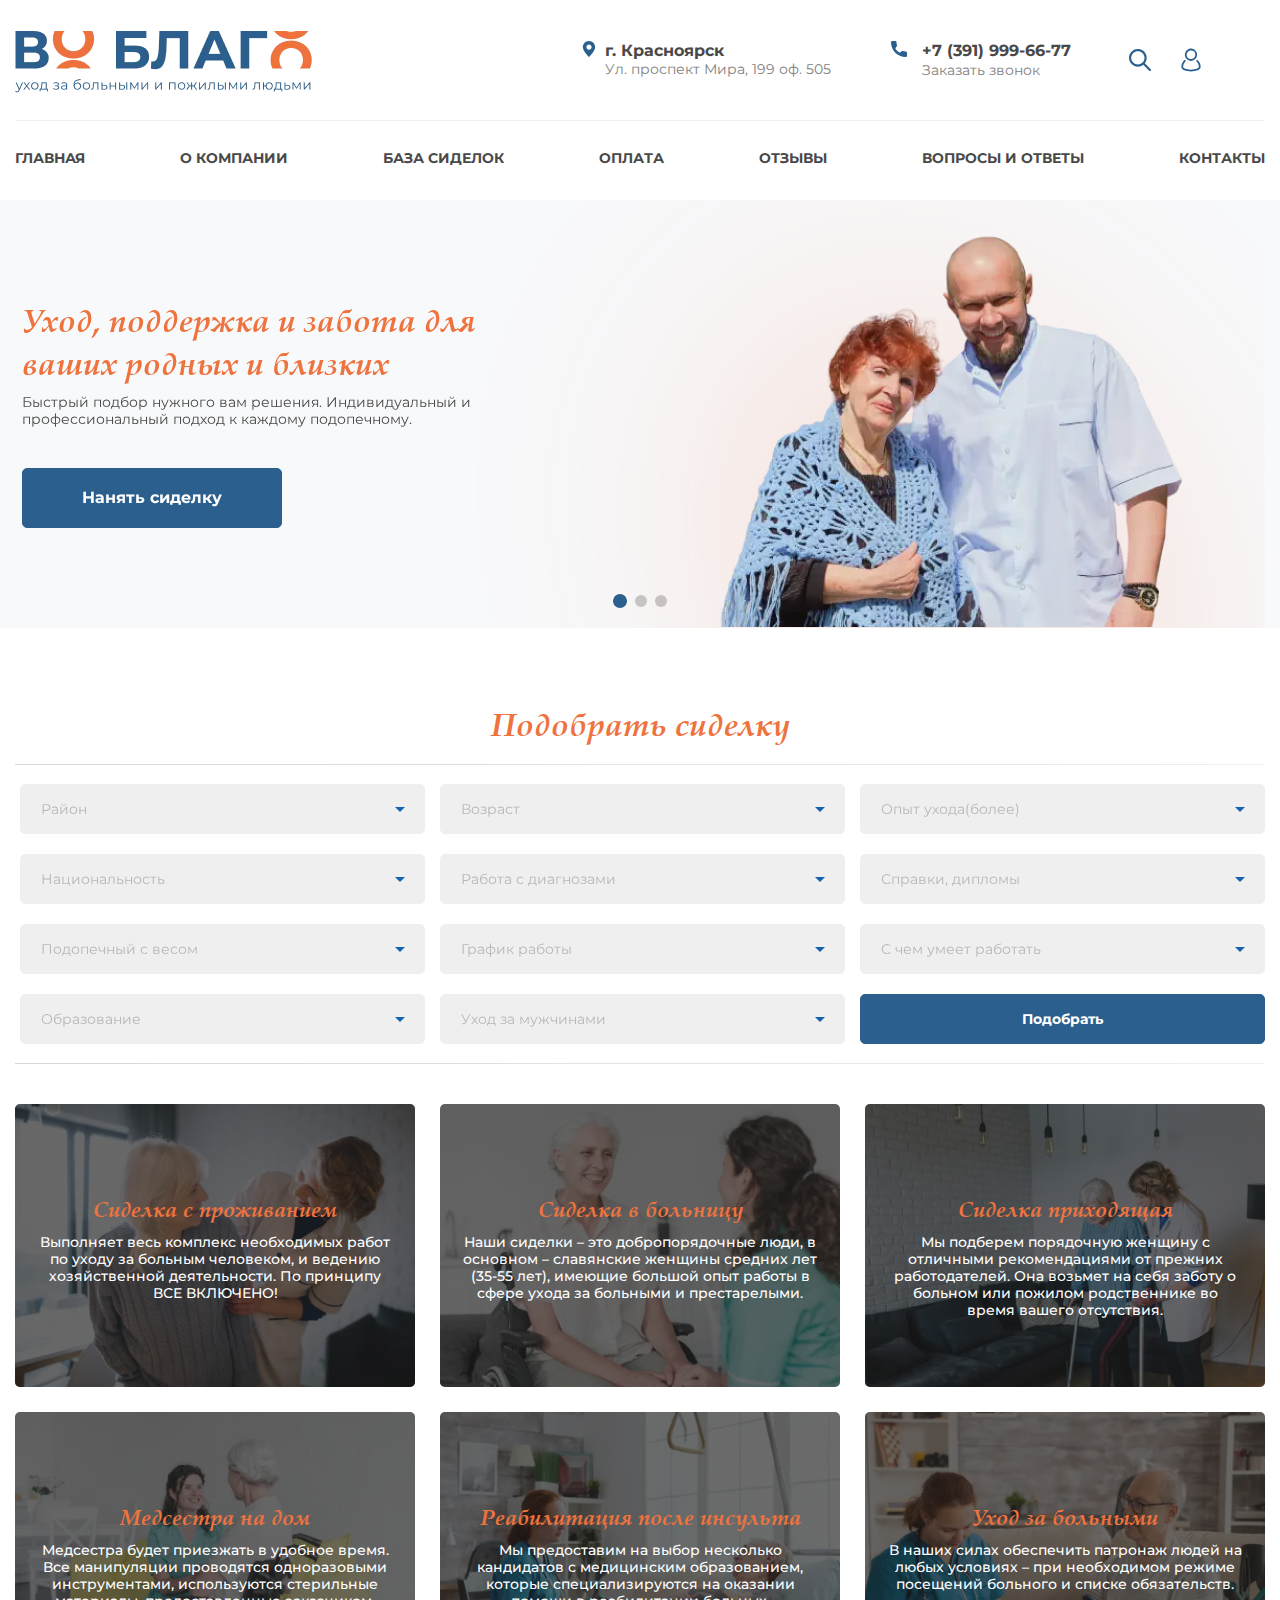
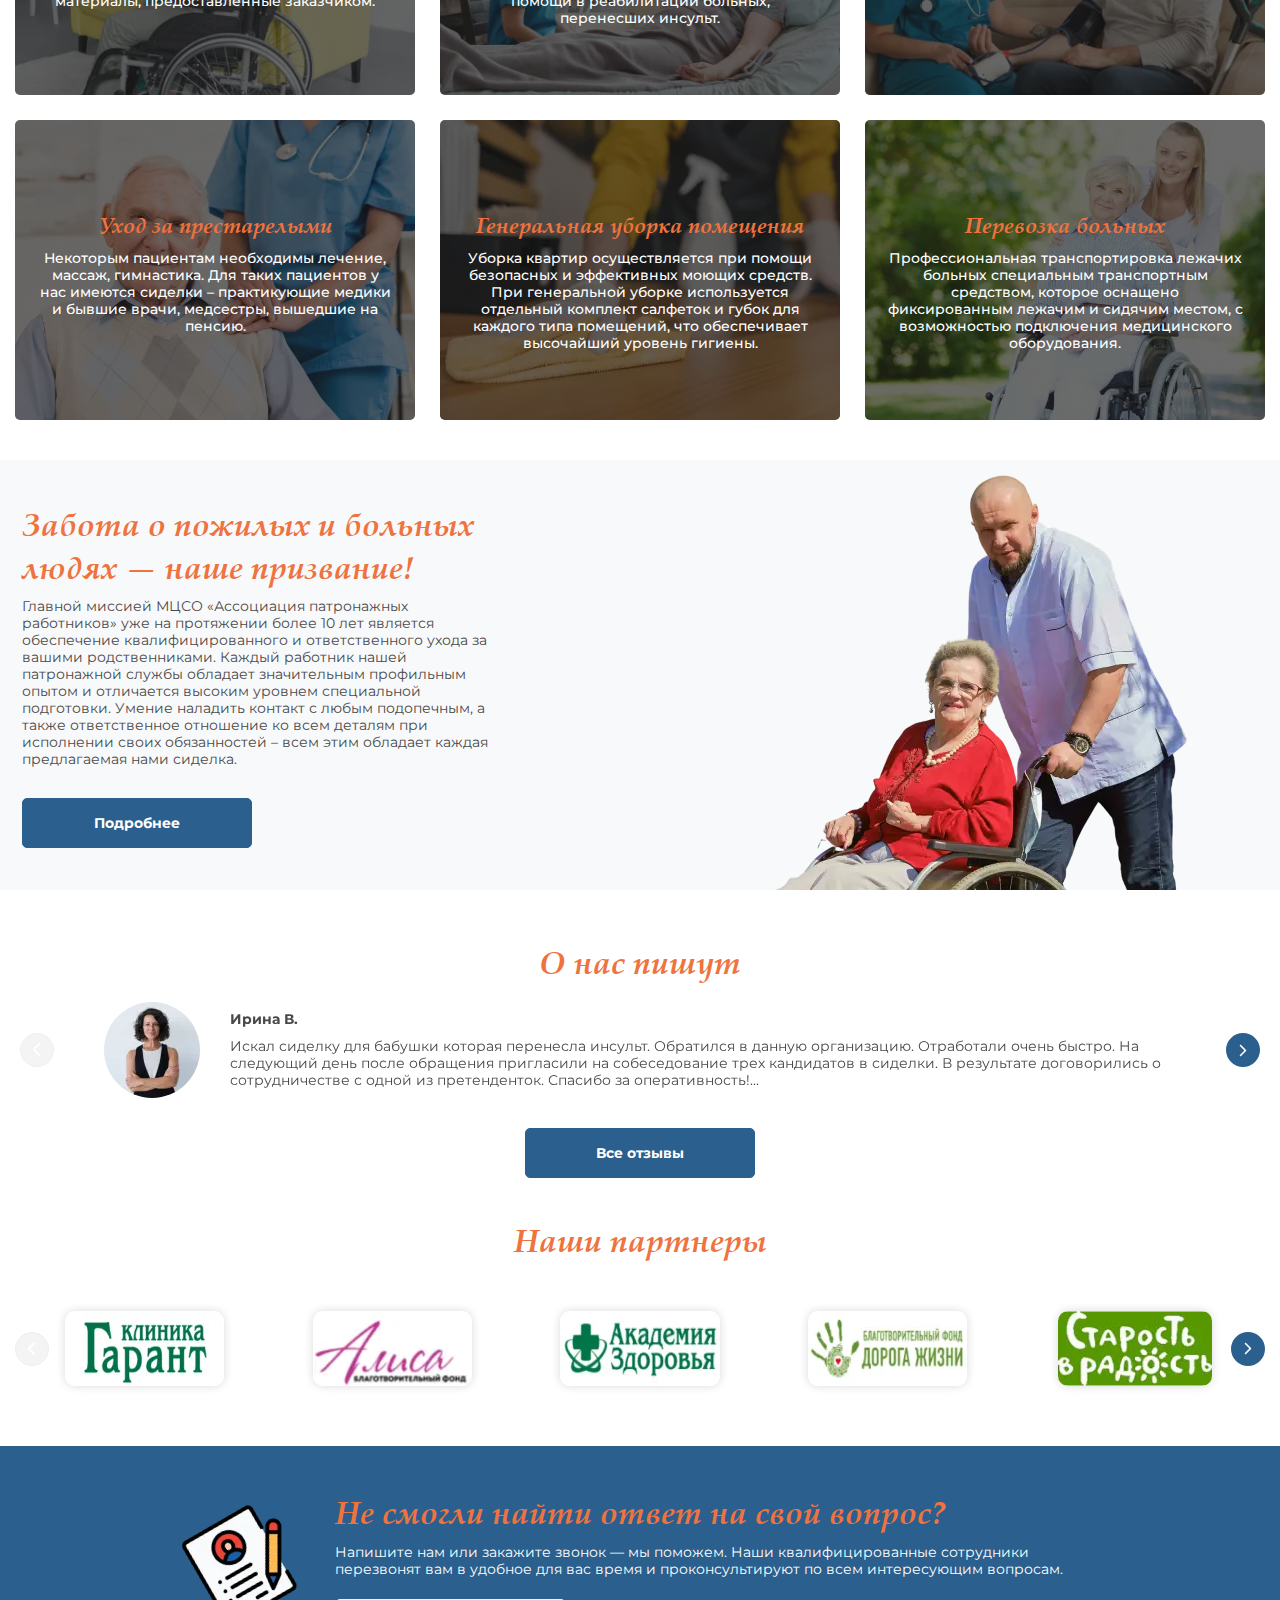
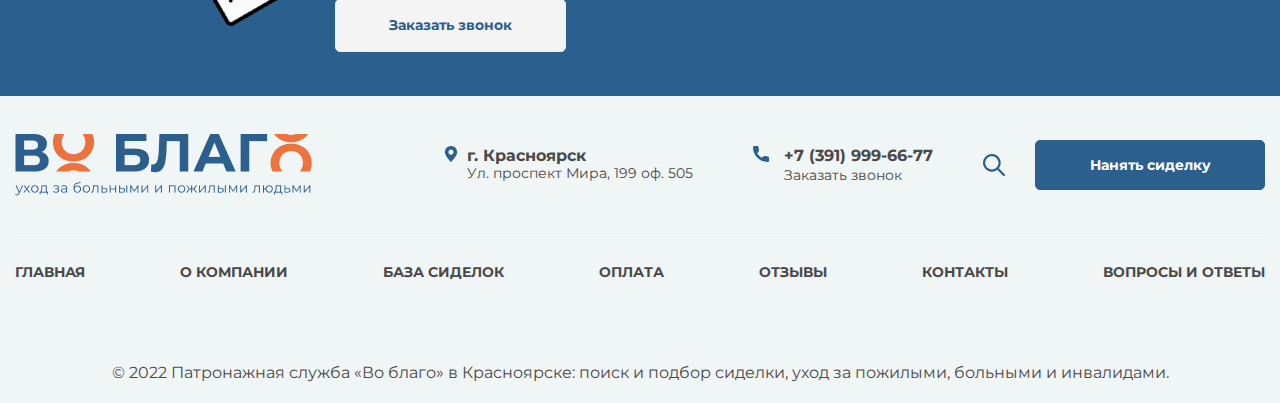
<file: index.html>
<!DOCTYPE html>
<html lang="ru">

<head>
	<title>Главная</title>
	<meta charset="UTF-8">
	<meta name="format-detection" content="telephone=no">
	<!-- <style>body{opacity: 0;}</style> -->
	<link rel="stylesheet" href="css/style.min.css?_v=20220601110044">
	<link rel="shortcut icon" href="favicon.ico">
	<!-- <meta name="robots" content="noindex, nofollow"> -->
	<meta name="viewport" content="width=device-width, initial-scale=1.0">
</head>

<body>
	<div class="wrapper">
		<header class="header">
			<div class="header__container">
				<div class="header__body">
					<button type="button" class="menu__icon icon-menu"><span></span>
						<div class="close">Закрыть</div>
					</button>
					<a href="index.html" class="header__logo">
						<picture><source srcset="img/header/logo.webp" type="image/webp"><img src="img/header/logo.png" alt="Логотип сайта"></picture>
					</a>
					<div class="header__feedback">
						<div class="header__adress">
							<img src="img/header/location.svg" alt="Адресс нашей компании">
							<p><span>г. Красноярск</span>Ул. проспект Мира, 199 оф. 505</p>
						</div>
						<div class="header__phone">
							<img src="img/header/phone.svg" alt="Телефон нашей компании">
							<p><a href="tel:+73919996677">+7 (391) 999-66-77</a><button class="js-open-modal" data-modal="2">Заказать звонок</button></p>
						</div>
					</div>
					<div class="header__box">
						<div class="header__search">
							<a href="#" class="js-open-modal" data-modal="1">
								<img src="img/header/search.svg" alt="Поиск наших услуг">
							</a>
						</div>
						<div class="header__user">
							<a href="#" class="js-open-modal" data-modal="4">
								<img src="img/header/user.svg" alt="Войдите в аккаунт">
							</a>
						</div>
					</div>
					<div class="header__button">
						<a href="#" class="button-dark-winter">Нанять сиделку</a>
					</div>
					<div class="header__menu menu">
						<nav class="menu__body">
							<ul class="menu__list">
								<li class="menu__item"><a href="index.html" class="menu__link">Главная</a></li>
								<li class="menu__item"><a href="about.html" class="menu__link">О компании</a></li>
								<li class="menu__item"><a href="base.html" class="menu__link">База сиделок</a></li>
								<li class="menu__item"><a href="payment.html" class="menu__link">Оплата</a></li>
								<li class="menu__item"><a href="reviews.html" class="menu__link">Отзывы</a></li>
								<li class="menu__item"><a href="question-answer.html" class="menu__link">Вопросы и ответы</a>
								</li>
								<li class="menu__item"><a href="contacts.html" class="menu__link">Контакты</a></li>
							</ul>
						</nav>
					</div>
				</div>
			</div>
		</header>
		<main class="page">
			<section class="top">
				<div class="top__container">
					<div class="top__body">
						<!-- Оболочка слайдера -->
						<div class="top__slider">
							<div class="top__slider swiper">
								<!-- Двигающееся часть слайдера -->
								<div class="top__wrapper swiper-wrapper">
									<!-- Слайд -->
									<div class="top__slide swiper-slide">
										<div class="top__box">
											<div class="top__content">
												<div class="top__title title">
													<h3>Уход, поддержка и забота для ваших родных и близких</h3>
												</div>
												<div class="top__text">
													<p>Быстрый подбор нужного вам решения. Индивидуальный и
														профессиональный
														подход к каждому подопечному.</p>
												</div>
												<div class="top__button">
													<a href="#" class="button-dark-winter">Нанять сиделку</a>
												</div>
											</div>
											<div class="top__image">
												<picture><source srcset="img/top/1.webp" type="image/webp"><img src="img/top/1.png" alt="Уход, поддержка и забота"></picture>
											</div>
										</div>
									</div>
									<div class="top__slide swiper-slide">
										<div class="top__box">
											<div class="top__content">
												<div class="top__title title">
													<h3>Уход, поддержка и забота для ваших родных и близких</h3>
												</div>
												<div class="top__text">
													<p>Быстрый подбор нужного вам решения. Индивидуальный и
														профессиональный
														подход к каждому подопечному.</p>
												</div>
												<div class="top__button">
													<a href="#" class="button-dark-winter">Нанять сиделку</a>
												</div>
											</div>
											<div class="top__image">
												<picture><source srcset="img/top/1.webp" type="image/webp"><img src="img/top/1.png" alt="Уход, поддержка и забота"></picture>
											</div>
										</div>
									</div>
									<div class="top__slide swiper-slide">
										<div class="top__box">
											<div class="top__content">
												<div class="top__title title">
													<h3>Уход, поддержка и забота для ваших родных и близких</h3>
												</div>
												<div class="top__text">
													<p>Быстрый подбор нужного вам решения. Индивидуальный и
														профессиональный
														подход к каждому подопечному.</p>
												</div>
												<div class="top__button">
													<a href="#" class="button-dark-winter">Нанять сиделку</a>
												</div>
											</div>
											<div class="top__image">
												<picture><source srcset="img/top/1.webp" type="image/webp"><img src="img/top/1.png" alt="Уход, поддержка и забота"></picture>
											</div>
										</div>
									</div>
								</div>
							</div>
							<div class="swiper-pagination"></div>
						</div>
					</div>
				</div>
			</section>
			<section class="selection">
				<div class="selection__container">
					<div class="selection__body">
						<div class="selection__title">
							<h1>Подобрать сиделку</h1>
						</div>
						<div class="selection__selects">
							<div class="selection__row">
								<div class="selection__column">
									<select class="js-choice">
										<option value="">Район</option>
										<option>Район</option>
										<option>Район</option>
										<option>Район</option>
									</select>
								</div>
								<div class="selection__column">
									<select class="js-choice">
										<option value="">Национальность</option>
										<option>Национальность</option>
										<option>Национальность</option>
										<option>Национальность</option>
									</select>
								</div>
							</div>
							<div class="selection__row">
								<div class="selection__column">
									<select class="js-choice">
										<option value="">Возраст</option>
										<option>Возраст</option>
										<option>Возраст</option>
										<option>Возраст</option>
									</select>
								</div>
								<div class="selection__column">
									<select class="js-choice">
										<option value="">Работа с диагнозами</option>
										<option>Работа с диагнозами</option>
										<option>Работа с диагнозами</option>
										<option>Работа с диагнозами</option>
									</select>
								</div>
							</div>
							<div class="selection__row">
								<div class="selection__column">
									<select class="js-choice">
										<option value="">Опыт ухода(более)</option>
										<option>Опыт ухода(более)</option>
										<option>Опыт ухода(более)</option>
										<option>Опыт ухода(более)</option>
									</select>
								</div>
								<div class="selection__column">
									<select class="js-choice">
										<option value="">Справки, дипломы</option>
										<option>Справки, дипломы</option>
										<option>Справки, дипломы</option>
										<option>Справки, дипломы</option>
									</select>
								</div>
							</div>
							<div class="selection__row">
								<div class="selection__column">
									<select class="js-choice">
										<option value="">Подопечный с весом</option>
										<option>Подопечный с весом</option>
										<option>Подопечный с весом</option>
										<option>Подопечный с весом</option>
									</select>
								</div>
								<div class="selection__column">
									<select class="js-choice">
										<option value="">Образование</option>
										<option>Образование</option>
										<option>Образование</option>
										<option>Образование</option>
									</select>
								</div>
							</div>
							<div class="selection__row">
								<div class="selection__column">
									<select class="js-choice">
										<option value="">График работы</option>
										<option>График работы</option>
										<option>График работы</option>
										<option>График работы</option>
									</select>
								</div>
								<div class="selection__column">
									<select class="js-choice">
										<option value="">Уход за мужчинами</option>
										<option>Уход за мужчинами</option>
										<option>Уход за мужчинами</option>
										<option>Уход за мужчинами</option>
									</select>
								</div>
							</div>
							<div class="selection__row">
								<div class="selection__column">
									<select class="js-choice">
										<option value="">С чем умеет работать</option>
										<option>С чем умеет работать</option>
										<option>С чем умеет работать</option>
										<option>С чем умеет работать</option>
									</select>
								</div>
								<div class="selection__button">
									<a href="#" class="button-dark-winter">Подобрать</a>
								</div>
							</div>
						</div>
						<div class="selection__cards">
							<div class="selection__item">
								<div class="selection__content">
									<div class="selection__subtitle">
										<h3>Сиделка с проживанием</h3>
									</div>
									<div class="selection__text">
										<p>Выполняет весь комплекс необходимых работ по уходу за больным человеком, и
											ведению хозяйственной деятельности. По принципу ВСЕ ВКЛЮЧЕНО!</p>
									</div>
									<div class="selection__link">
										<a href="#">Подобрать</a>
									</div>
								</div>
								<div class="selection__image-ibg">
									<picture><source srcset="img/selection/1.webp" type="image/webp"><img src="img/selection/1.jpg" alt="Сиделка с проживанием"></picture>
								</div>
							</div>
							<div class="selection__item">
								<div class="selection__content">
									<div class="selection__subtitle">
										<h3>Сиделка в больницу</h3>
									</div>
									<div class="selection__text">
										<p>Наши сиделки – это добропорядочные люди, в основном – славянские женщины
											средних лет (35-55 лет), имеющие большой опыт работы в сфере ухода за
											больными и престарелыми.</p>
									</div>
									<div class="selection__link">
										<a href="#">Подобрать</a>
									</div>
								</div>
								<div class="selection__image-ibg">
									<picture><source srcset="img/selection/2.webp" type="image/webp"><img src="img/selection/2.jpg" alt="Сиделка в больницу"></picture>
								</div>
							</div>
							<div class="selection__item">
								<div class="selection__content">
									<div class="selection__subtitle">
										<h3>Сиделка приходящая</h3>
									</div>
									<div class="selection__text">
										<p>Мы подберем порядочную женщину с отличными рекомендациями от прежних
											работодателей. Она возьмет на себя заботу о больном или пожилом родственнике
											во время вашего отсутствия.</p>
									</div>
									<div class="selection__link">
										<a href="#">Подобрать</a>
									</div>
								</div>
								<div class="selection__image-ibg">
									<picture><source srcset="img/selection/3.webp" type="image/webp"><img src="img/selection/3.jpg" alt="Сиделка приходящая"></picture>
								</div>
							</div>
							<div class="selection__item">
								<div class="selection__content">
									<div class="selection__subtitle">
										<h3>Медсестра на дом</h3>
									</div>
									<div class="selection__text">
										<p>Медсестра будет приезжать в удобное время. Все манипуляции проводятся
											одноразовыми инструментами, используются стерильные материалы,
											предоставленные заказчиком.</p>
									</div>
									<div class="selection__link">
										<a href="#">Подобрать</a>
									</div>
								</div>
								<div class="selection__image-ibg">
									<picture><source srcset="img/selection/4.webp" type="image/webp"><img src="img/selection/4.jpg" alt="Медсестра на дом"></picture>
								</div>
							</div>
							<div class="selection__item">
								<div class="selection__content">
									<div class="selection__subtitle">
										<h3>Реабилитация после инсульта</h3>
									</div>
									<div class="selection__text">
										<p>Мы предоставим на выбор несколько кандидатов с медицинским образованием,
											которые специализируются на оказании помощи в реабилитации больных,
											перенесших инсульт.</p>
									</div>
									<div class="selection__link">
										<a href="#">Подобрать</a>
									</div>
								</div>
								<div class="selection__image-ibg">
									<picture><source srcset="img/selection/5.webp" type="image/webp"><img src="img/selection/5.jpg" alt="Реабилитация после инсульта"></picture>
								</div>
							</div>
							<div class="selection__item">
								<div class="selection__content">
									<div class="selection__subtitle">
										<h3>Уход за больными</h3>
									</div>
									<div class="selection__text">
										<p>В наших силах обеспечить патронаж людей на любых условиях – при необходимом
											режиме посещений больного и списке обязательств.</p>
									</div>
									<div class="selection__link">
										<a href="#">Подобрать</a>
									</div>
								</div>
								<div class="selection__image-ibg">
									<picture><source srcset="img/selection/6.webp" type="image/webp"><img src="img/selection/6.jpg" alt="Уход за больными"></picture>
								</div>
							</div>
							<div class="selection__item">
								<div class="selection__content">
									<div class="selection__subtitle">
										<h3>Уход за престарелыми</h3>
									</div>
									<div class="selection__text">
										<p>Некоторым пациентам необходимы лечение, массаж, гимнастика. Для таких
											пациентов у нас имеются сиделки – практикующие медики и бывшие врачи,
											медсестры, вышедшие на пенсию.</p>
									</div>
									<div class="selection__link">
										<a href="#">Подобрать</a>
									</div>
								</div>
								<div class="selection__image-ibg">
									<picture><source srcset="img/selection/7.webp" type="image/webp"><img src="img/selection/7.jpg" alt="Уход за престарелыми"></picture>
								</div>
							</div>
							<div class="selection__item">
								<div class="selection__content">
									<div class="selection__subtitle">
										<h3>Генеральная уборка помещения</h3>
									</div>
									<div class="selection__text">
										<p>Уборка квартир осуществляется при помощи безопасных и эффективных моющих
											средств. При генеральной уборке используется отдельный комплект салфеток и
											губок для каждого типа помещений, что обеспечивает высочайший уровень
											гигиены.</p>
									</div>
									<div class="selection__link">
										<a href="#">Подобрать</a>
									</div>
								</div>
								<div class="selection__image-ibg">
									<picture><source srcset="img/selection/8.webp" type="image/webp"><img src="img/selection/8.jpg" alt="Генеральная уборка помещения"></picture>
								</div>
							</div>
							<div class="selection__item">
								<div class="selection__content">
									<div class="selection__subtitle">
										<h3>Перевозка больных</h3>
									</div>
									<div class="selection__text">
										<p>Профессиональная транспортировка лежачих больных специальным транспортным
											средством, которое оснащено фиксированным лежачим и сидячим местом, с
											возможностью подключения медицинского оборудования.</p>
									</div>
									<div class="selection__link">
										<a href="#">Подобрать</a>
									</div>
								</div>
								<div class="selection__image-ibg">
									<picture><source srcset="img/selection/9.webp" type="image/webp"><img src="img/selection/9.jpg" alt="Сиделка с проживанием"></picture>
								</div>
							</div>
						</div>
					</div>
				</div>
			</section>
			<section class="mission">
				<div class="mission__container">
					<div class="mission__body">
						<div class="mission__content">
							<div class="mission__title">
								<h2>Забота о пожилых и больных людях — наше призвание!</h2>
							</div>
							<div class="mission__text">
								<p>Главной миссией МЦСО «Ассоциация патронажных работников» уже на протяжении более 10
									лет является обеспечение квалифицированного и ответственного ухода за вашими
									родственниками. Каждый работник нашей патронажной службы обладает значительным
									профильным опытом и отличается высоким уровнем специальной подготовки. Умение
									наладить контакт с любым подопечным, а также ответственное отношение ко всем деталям
									при исполнении своих обязанностей – всем этим обладает каждая предлагаемая нами
									сиделка.</p>
							</div>
							<div class="mission__button button-dark-winter">
								<a href="#">Подробнее</a>
							</div>
						</div>
						<div class="mission__image">
							<picture><source srcset="img/mission/1.webp" type="image/webp"><img src="img/mission/1.png" alt="Главная миссия"></picture>
						</div>
					</div>
				</div>
			</section>
			<section class="reviews">
				<div class="reviews__container">
					<div class="reviews__body">
						<div class="reviews__title title">
							<h2>О нас пишут</h2>
						</div>
						<div class="reviews__slider">
							<!-- Оболочка слайдера -->
							<div class="swiper2">
								<!-- Двигающееся часть слайдера -->
								<div class="reviews__wrapper swiper-wrapper">
									<!-- Слайд -->
									<div class="reviews__slide swiper-slide">

										<div class="reviews__box">
											<div class="reviews__image">
												<picture><source srcset="img/reviews/1.webp" type="image/webp"><img src="img/reviews/1.jpg" alt="Изображение отзыва"></picture>
											</div>
											<div class="reviews__content">
												<div class="reviews__name">
													<span>Ирина В.</span>
												</div>
												<div class="reviews__text">
													<p>Искал сиделку для бабушки которая перенесла инсульт. Обратился в
														данную организацию. Отработали очень быстро. На следующий день
														после
														обращения пригласили на собеседование трех кандидатов в сиделки.
														В
														результате договорились о сотрудничестве с одной из
														претенденток.
														Спасибо за оперативность!...</p>
												</div>
											</div>
										</div>

									</div>
									<div class="reviews__slide swiper-slide">

										<div class="reviews__box">
											<div class="reviews__image">
												<picture><source srcset="img/reviews/1.webp" type="image/webp"><img src="img/reviews/1.jpg" alt="Изображение отзыва"></picture>
											</div>
											<div class="reviews__content">
												<div class="reviews__name">
													<span>Ирина В.</span>
												</div>
												<div class="reviews__text">
													<p>Искал сиделку для бабушки которая перенесла инсульт. Обратился в
														данную организацию. Отработали очень быстро. На следующий день
														после
														обращения пригласили на собеседование трех кандидатов в сиделки.
														В
														результате договорились о сотрудничестве с одной из
														претенденток.
														Спасибо за оперативность!...</p>
												</div>
											</div>
										</div>
									</div>
								</div>
							</div>
							<button type="button" class="swiper-button-prev2"></button>
							<button type="button" class="swiper-button-next2"></button>
						</div>
						<div class="reviews__button">
							<a href="#" class="button-dark-winter">Все отзывы</a>
						</div>
					</div>
				</div>
			</section>
			<section class="partners">
				<div class="partners__container">
					<div class="partners__body">
						<div class="partners__title title">
							<h2>Наши партнеры</h2>
						</div>
						<div class="partners__slider">
							<!-- Оболочка слайдера -->
							<div class="swiper3">
								<!-- Двигающееся часть слайдера -->
								<div class="partners__wrapper swiper-wrapper">
									<!-- Слайд -->
									<div class="partners__slide swiper-slide">
										<div class="partners__image">
											<picture><source srcset="img/partners/1.webp" type="image/webp"><img src="img/partners/1.png" alt="Клиника Гарант"></picture>
										</div>
										<div class="partners__box">
											<div class="partners__inner">
												<div class="partners__item-ibgg">
													<picture><source srcset="img/partners/1.webp" type="image/webp"><img src="img/partners/1.png" alt="Клиника Гарант"></picture>
												</div>
											</div>
											<div class="partners__inner">
												<div class="partners__item-ibgg">
													<picture><source srcset="img/partners/2.webp" type="image/webp"><img src="img/partners/2.png" alt="Клиника Гарант"></picture>
												</div>
											</div>
											<div class="partners__inner">
												<div class="partners__item-ibgg">
													<picture><source srcset="img/partners/3.webp" type="image/webp"><img src="img/partners/3.png" alt="Клиника Гарант"></picture>
												</div>
											</div>
											<div class="partners__inner">
												<div class="partners__item-ibgg">
													<picture><source srcset="img/partners/4.webp" type="image/webp"><img src="img/partners/4.png" alt="Клиника Гарант"></picture>
												</div>
											</div>
										</div>
									</div>
									<div class="partners__slide swiper-slide">
										<div class="partners__image">
											<picture><source srcset="img/partners/2.webp" type="image/webp"><img src="img/partners/2.png" alt="Алиса благотворительный фонд"></picture>
										</div>
										<div class="partners__box">
											<div class="partners__inner">
												<div class="partners__item-ibgg">
													<picture><source srcset="img/partners/5.webp" type="image/webp"><img src="img/partners/5.png" alt="Клиника Гарант"></picture>
												</div>
											</div>
											<div class="partners__inner">
												<div class="partners__item-ibgg">
													<picture><source srcset="img/partners/1.webp" type="image/webp"><img src="img/partners/1.png" alt="Клиника Гарант"></picture>
												</div>
											</div>
											<div class="partners__inner">
												<div class="partners__item-ibgg">
													<picture><source srcset="img/partners/2.webp" type="image/webp"><img src="img/partners/2.png" alt="Клиника Гарант"></picture>
												</div>
											</div>
											<div class="partners__inner">
												<div class="partners__item-ibgg">
													<picture><source srcset="img/partners/3.webp" type="image/webp"><img src="img/partners/3.png" alt="Клиника Гарант"></picture>
												</div>
											</div>
										</div>
									</div>
									<div class="partners__slide swiper-slide no-class-partners-box">
										<div class="partners__image">
											<picture><source srcset="img/partners/3.webp" type="image/webp"><img src="img/partners/3.png" alt="Академия здоровья"></picture>
										</div>
									</div>
									<div class="partners__slide swiper-slide no-class-partners-box">
										<div class="partners__image">
											<picture><source srcset="img/partners/4.webp" type="image/webp"><img src="img/partners/4.png" alt="Благотворительный фонд Дорога жизни"></picture>
										</div>
									</div>
									<div class="partners__slide swiper-slide no-class-partners-box">
										<div class="partners__image">
											<picture><source srcset="img/partners/5.webp" type="image/webp"><img src="img/partners/5.png" alt="Старость в радость"></picture>
										</div>
									</div>
									<div class="partners__slide swiper-slide no-class-partners-box">
										<div class="partners__image">
											<picture><source srcset="img/partners/1.webp" type="image/webp"><img src="img/partners/1.png" alt="Клиника Гарант"></picture>
										</div>
									</div>
									<div class="partners__slide swiper-slide no-class-partners-box">
										<div class="partners__image">
											<picture><source srcset="img/partners/2.webp" type="image/webp"><img src="img/partners/2.png" alt="Алиса благотворительный фонд"></picture>
										</div>
									</div>
									<div class="partners__slide swiper-slide no-class-partners-box">
										<div class="partners__image">
											<picture><source srcset="img/partners/3.webp" type="image/webp"><img src="img/partners/3.png" alt="Академия здоровья"></picture>
										</div>
									</div>
									<div class="partners__slide swiper-slide no-class-partners-box">
										<div class="partners__image">
											<picture><source srcset="img/partners/4.webp" type="image/webp"><img src="img/partners/4.png" alt="Благотворительный фонд Дорога жизни"></picture>
										</div>
									</div>
									<div class="partners__slide swiper-slide no-class-partners-box">
										<div class="partners__image">
											<picture><source srcset="img/partners/5.webp" type="image/webp"><img src="img/partners/5.png" alt="Старость в радость"></picture>
										</div>
									</div>
									<div class="partners__slide swiper-slide no-class-partners-box">
										<div class="partners__image">
											<picture><source srcset="img/partners/4.webp" type="image/webp"><img src="img/partners/4.png" alt="Благотворительный фонд Дорога жизни"></picture>
										</div>
									</div>
									<div class="partners__slide swiper-slide no-class-partners-box">
										<div class="partners__image">
											<picture><source srcset="img/partners/5.webp" type="image/webp"><img src="img/partners/5.png" alt="Старость в радость"></picture>
										</div>
									</div>
								</div>
							</div>
							<button type="button" class="swiper-button-prev3"></button>
							<button type="button" class="swiper-button-next3"></button>
						</div>
					</div>
				</div>
			</section>
			<section class="feedback">
				<div class="feedback__container">
					<div class="feedback__body">
						<div class="feedback__image">
							<picture><source srcset="img/feedback/1.webp" type="image/webp"><img src="img/feedback/1.png" alt="Напишите нам"></picture>
						</div>
						<div class="feedback__content">
							<div class="feedback__title title">
								<h2>Не смогли найти ответ на свой вопрос?</h2>
							</div>
							<div class="feedback__text">
								<p>Напишите нам или закажите звонок — мы поможем. Наши квалифицированные сотрудники
									перезвонят вам в удобное для вас время и проконсультируют по всем интересующим
									вопросам.</p>
							</div>
							<div class="feedback__button">
								<a href="#" class="js-open-modal" data-modal="2">Заказать звонок</a>
							</div>
						</div>
					</div>
				</div>
			</section>
		</main>
		<footer class="footer">
			<div class="footer__container">
				<div class="footer__body">
					<div class="footer__top">
						<a href="index.html" class="footer__logo">
							<picture><source srcset="img/header/logo.webp" type="image/webp"><img src="img/header/logo.png" alt="Логотип сайты"></picture>
						</a>
						<div class="footer__feedback">
							<div class="header__adress footer__adress">
								<img src="img/header/location.svg" alt="Адресс нашей компании">
								<p><span>г. Красноярск</span>Ул. проспект Мира, 199 оф. 505</p>
							</div>
							<div class="header__phone">
								<img src="img/header/phone.svg" alt="Телефон нашей компании">
								<p><a href="tel:+73919996677">+7 (391)
										999-66-77</a><button class="js-open-modal" data-modal="2">Заказать звонок</button></p>
							</div>
						</div>
						<div class="footer__search">
							<a href="#" class="js-open-modal" data-modal="1">
								<img src="img/header/search.svg" alt="Поиск наших услуг">
							</a>
						</div>
						<div class="footer__button">
							<a href="#" class="button-dark-winter">Нанять сиделку</a>
						</div>
					</div>
					<div class="footer__middle">
						<nav class="footer__menu">
							<ul class="footer__list">
								<li class="footer__item"><a href="index.html" class="footer__link">Главная</a></li>
								<li class="footer__item"><a href="about.html" class="footer__link">О компании</a></li>
								<li class="footer__item"><a href="base.html" class="footer__link">База сиделок</a></li>
								<li class="footer__item"><a href="payment.html" class="footer__link">Оплата</a></li>
								<li class="footer__item"><a href="reviews.html" class="footer__link">Отзывы</a></li>
								<li class="footer__item footer__item_m"><a href="question-answer.html" class="footer__link">Вопросы и ответы</a>
								</li>
								<li class="footer__item "><a href="contacts.html" class="footer__link">Контакты</a></li>
							</ul>
						</nav>
					</div>
					<div class="footer__bottom">
						<p>© 2022 Патронажная служба «Во благо» в Красноярске: поиск и подбор сиделки, уход за пожилыми,
							больными и инвалидами.</p>
					</div>
				</div>
			</div>
		</footer>
	</div>
	<!-- search -->
	<div class="modal modal-search" data-modal="1">
		<div class="search__container">
			<div class="search__body">
				<div class="search__input">
					<input type="text" placeholder="Напишите, что хотите найти..">
				</div>
			</div>
		</div>
	</div>




	<div class="modal modal-call" data-modal="2">
		<div class="call__body">
			<div class="call__title title">
				<h4>Заказать звонок</h4>
			</div>
			<div class="call__form">
				<div class="call__item">
					<span>ФИО</span>
					<input type="text" placeholder="Иванов Иван Иванович">
				</div>
				<div class="call__item">
					<span>Телефон</span>
					<input type="text" class="tel" placeholder="+7 (999) 555-77-32">
				</div>
				<div class="call__radio">
					<div class="options__item">
						<input id="yes" checked type="radio" value="yes" name="yesorno" class="options__input">
						<label for="yes" class="options__label"></label>
					</div>
					<span>Я даю согласие на обработку <a href="#">персональных данных</a></span>
				</div>
			</div>
			<div class="call__buttons">
				<button class="call__send js-open-modal" data-modal="3">
					<span>Отправить</span>
					<svg width="18" height="19" viewBox="0 0 18 19" fill="none" xmlns="http://www.w3.org/2000/svg">
						<g clip-path="url(#clip0_123_2630)">
							<path d="M11.9336 9.59224L18.0018 13.4285V5.59399L11.9336 9.59224Z" />
							<path d="M0 5.59399V13.4285L6.06825 9.59224L0 5.59399Z" />
							<path d="M16.8764 3.3125H1.12641C0.565031 3.3125 0.119531 3.731 0.0351562 4.26988L9.00141 10.1773L17.9677 4.26988C17.8833 3.731 17.4378 3.3125 16.8764 3.3125Z" />
							<path d="M10.9004 10.2718L9.30853 11.3203C9.21403 11.3821 9.10716 11.4125 8.99916 11.4125C8.89116 11.4125 8.78428 11.3821 8.68978 11.3203L7.09791 10.2706L0.0351562 14.738C0.121781 15.2724 0.565031 15.6875 1.12416 15.6875H16.8742C17.4333 15.6875 17.8765 15.2724 17.9632 14.738L10.9004 10.2718Z" />
						</g>
						<defs>
							<clipPath id="clip0_123_2630">
								<rect width="18" height="18" transform="translate(0 0.5)" />
							</clipPath>
						</defs>
					</svg>
				</button>
				<button class="call__cancel js-modal-close">
					<span>Отмена</span>
					<svg width="18" height="19" viewBox="0 0 18 19" fill="none" xmlns="http://www.w3.org/2000/svg">
						<g clip-path="url(#clip0_123_2646)">
							<path d="M17.1209 0.500019C17.2948 0.499987 17.4647 0.551516 17.6093 0.648088C17.7539 0.744663 17.8666 0.881941 17.9331 1.04256C17.9996 1.20318 18.017 1.37992 17.9831 1.55044C17.9492 1.72095 17.8654 1.87757 17.7425 2.00049L1.50029 18.2427C1.33545 18.4075 1.11186 18.5001 0.878731 18.5001C0.645599 18.5001 0.422018 18.4075 0.257168 18.2427C0.0923195 18.0778 -0.000291824 17.8542 -0.000291824 17.6211C-0.000291824 17.388 0.0923195 17.1644 0.257168 16.9995L16.4994 0.757364C16.5809 0.675646 16.6778 0.610844 16.7845 0.566681C16.8911 0.522518 17.0055 0.499865 17.1209 0.500019Z" />
							<path d="M0.878788 0.500019C0.994236 0.499865 1.10858 0.522518 1.21524 0.566681C1.32191 0.610844 1.4188 0.675646 1.50035 0.757364L17.7425 16.9995C17.9074 17.1644 18 17.388 18 17.6211C18 17.8542 17.9074 18.0778 17.7425 18.2427C17.5777 18.4075 17.3541 18.5001 17.121 18.5001C16.8878 18.5001 16.6643 18.4075 16.4994 18.2427L0.257227 2.00049C0.134275 1.87757 0.0505409 1.72095 0.0166149 1.55044C-0.0173111 1.37992 9.53674e-05 1.20318 0.0666313 1.04256C0.133167 0.881941 0.245844 0.744663 0.390409 0.648088C0.534975 0.551516 0.704933 0.499987 0.878788 0.500019Z" />
						</g>
						<defs>
							<clipPath id="clip0_123_2646">
								<rect width="18" height="18" transform="translate(18 18.5) rotate(-180)" />
							</clipPath>
						</defs>
					</svg>

				</button>
			</div>
		</div>
	</div>




	<div class="modal modal-thanks" data-modal="3">
		<div class="thanks__body">
			<div class="thanks__title title">
				<h3>Спасибо! Мы перезвоним Вам!</h3>
			</div>
			<div class="thanks__text">
				<p>Обратный звонок осуществляется в течении 1 часа</p>
			</div>
			<div class="thanks__button">
				<button class="thanks__button_m js-modal-close">
					<span>Закрыть</span>
					<svg width="18" height="19" viewBox="0 0 18 19" fill="none" xmlns="http://www.w3.org/2000/svg">
						<g clip-path="url(#clip0_123_26465)">
							<path d="M17.1209 0.500019C17.2948 0.499987 17.4647 0.551516 17.6093 0.648088C17.7539 0.744663 17.8666 0.881941 17.9331 1.04256C17.9996 1.20318 18.017 1.37992 17.9831 1.55044C17.9492 1.72095 17.8654 1.87757 17.7425 2.00049L1.50029 18.2427C1.33545 18.4075 1.11186 18.5001 0.878731 18.5001C0.645599 18.5001 0.422018 18.4075 0.257168 18.2427C0.0923195 18.0778 -0.000291824 17.8542 -0.000291824 17.6211C-0.000291824 17.388 0.0923195 17.1644 0.257168 16.9995L16.4994 0.757364C16.5809 0.675646 16.6778 0.610844 16.7845 0.566681C16.8911 0.522518 17.0055 0.499865 17.1209 0.500019Z" />
							<path d="M0.878788 0.500019C0.994236 0.499865 1.10858 0.522518 1.21524 0.566681C1.32191 0.610844 1.4188 0.675646 1.50035 0.757364L17.7425 16.9995C17.9074 17.1644 18 17.388 18 17.6211C18 17.8542 17.9074 18.0778 17.7425 18.2427C17.5777 18.4075 17.3541 18.5001 17.121 18.5001C16.8878 18.5001 16.6643 18.4075 16.4994 18.2427L0.257227 2.00049C0.134275 1.87757 0.0505409 1.72095 0.0166149 1.55044C-0.0173111 1.37992 9.53674e-05 1.20318 0.0666313 1.04256C0.133167 0.881941 0.245844 0.744663 0.390409 0.648088C0.534975 0.551516 0.704933 0.499987 0.878788 0.500019Z" />
						</g>
						<defs>
							<clipPath id="clip0_123_26465">
								<rect width="18" height="18" transform="translate(18 18.5) rotate(-180)" />
							</clipPath>
						</defs>
					</svg>
				</button>
			</div>
		</div>
	</div>

	<div class="modal modal-user" data-modal="4">
		<div class="user__body">
			<div class="user__title title">
				<h4>Вам необходимо зарегистрироваться приобрести премиум аккаунт</h4>
			</div>
			<div class="user__text">
				<p>Чтобы нанять сиделку и видеть их контакты, Вам необходим премиум аккаунт</p>
			</div>
			<div class="call__buttons">
				<button class="call__send js-open-modal" data-modal="5">
					<span>Регистрация</span>
					<svg width="29" height="29" viewBox="0 0 29 29" fill="none" xmlns="http://www.w3.org/2000/svg">
						<path d="M21.2702 14.6585C21.189 14.5755 21.0921 14.5095 20.9851 14.4644C20.8781 14.4192 20.7632 14.3958 20.6471 14.3955C20.531 14.3951 20.416 14.4179 20.3087 14.4625C20.2015 14.5071 20.1043 14.5726 20.0226 14.6552C19.9409 14.7377 19.8765 14.8357 19.8331 14.9434C19.7897 15.0511 19.7682 15.1664 19.7698 15.2825C19.7714 15.3986 19.7961 15.5132 19.8424 15.6197C19.8888 15.7262 19.9559 15.8223 20.0398 15.9026C20.7821 16.6331 21.3711 17.5045 21.7721 18.4657C22.1731 19.4269 22.3781 20.4585 22.375 21.5C22.375 22.5702 19.3074 24.125 14.5 24.125C9.69271 24.125 6.62504 22.5694 6.62504 21.4982C6.6221 20.4639 6.82434 19.4393 7.22007 18.4836C7.61581 17.528 8.19716 16.6603 8.93049 15.9309C9.01344 15.85 9.0795 15.7535 9.12484 15.6469C9.17019 15.5403 9.19391 15.4258 9.19465 15.3099C9.19538 15.1941 9.17311 15.0793 9.12912 14.9721C9.08513 14.8649 9.02029 14.7676 8.93838 14.6857C8.85647 14.6037 8.75911 14.5389 8.65195 14.4949C8.54479 14.4509 8.42996 14.4287 8.31412 14.4294C8.19828 14.4301 8.08374 14.4539 7.97715 14.4992C7.87055 14.5445 7.77402 14.6106 7.69316 14.6936C6.79665 15.5853 6.08596 16.6461 5.60222 17.8145C5.11849 18.9828 4.87132 20.2355 4.87504 21.5C4.87504 24.3417 9.83367 25.875 14.5 25.875C19.1664 25.875 24.125 24.3417 24.125 21.5C24.1289 20.227 23.8784 18.966 23.3881 17.7911C22.8979 16.6163 22.1778 15.5512 21.2702 14.6585Z" />
						<path d="M14.5 15.375C15.7114 15.375 16.8956 15.0158 17.9029 14.3428C18.9101 13.6697 19.6952 12.7131 20.1588 11.5939C20.6224 10.4747 20.7436 9.24321 20.5073 8.05507C20.271 6.86694 19.6876 5.77557 18.831 4.91897C17.9744 4.06238 16.8831 3.47903 15.6949 3.24269C14.5068 3.00636 13.2753 3.12765 12.1561 3.59124C11.0369 4.05483 10.0803 4.83988 9.40725 5.84713C8.73422 6.85438 8.375 8.03859 8.375 9.25C8.37688 10.8739 9.02279 12.4307 10.171 13.579C11.3193 14.7272 12.8761 15.3731 14.5 15.375ZM14.5 4.875C15.3653 4.875 16.2112 5.13159 16.9306 5.61232C17.6501 6.09305 18.2108 6.77634 18.542 7.57576C18.8731 8.37519 18.9597 9.25485 18.7909 10.1035C18.6221 10.9522 18.2054 11.7317 17.5936 12.3436C16.9817 12.9554 16.2022 13.3721 15.3535 13.5409C14.5049 13.7097 13.6252 13.6231 12.8258 13.292C12.0263 12.9608 11.3431 12.4001 10.8623 11.6806C10.3816 10.9612 10.125 10.1153 10.125 9.25C10.1264 8.0901 10.5877 6.97809 11.4079 6.15792C12.2281 5.33774 13.3401 4.87637 14.5 4.875Z" />
					</svg>

				</button>
				<button class="call__cancel js-modal-close">
					<span>Закрыть</span>
					<svg width="18" height="19" viewBox="0 0 18 19" fill="none" xmlns="http://www.w3.org/2000/svg">
						<g clip-path="url(#clip0_123_26466)">
							<path d="M17.1209 0.500019C17.2948 0.499987 17.4647 0.551516 17.6093 0.648088C17.7539 0.744663 17.8666 0.881941 17.9331 1.04256C17.9996 1.20318 18.017 1.37992 17.9831 1.55044C17.9492 1.72095 17.8654 1.87757 17.7425 2.00049L1.50029 18.2427C1.33545 18.4075 1.11186 18.5001 0.878731 18.5001C0.645599 18.5001 0.422018 18.4075 0.257168 18.2427C0.0923195 18.0778 -0.000291824 17.8542 -0.000291824 17.6211C-0.000291824 17.388 0.0923195 17.1644 0.257168 16.9995L16.4994 0.757364C16.5809 0.675646 16.6778 0.610844 16.7845 0.566681C16.8911 0.522518 17.0055 0.499865 17.1209 0.500019Z" />
							<path d="M0.878788 0.500019C0.994236 0.499865 1.10858 0.522518 1.21524 0.566681C1.32191 0.610844 1.4188 0.675646 1.50035 0.757364L17.7425 16.9995C17.9074 17.1644 18 17.388 18 17.6211C18 17.8542 17.9074 18.0778 17.7425 18.2427C17.5777 18.4075 17.3541 18.5001 17.121 18.5001C16.8878 18.5001 16.6643 18.4075 16.4994 18.2427L0.257227 2.00049C0.134275 1.87757 0.0505409 1.72095 0.0166149 1.55044C-0.0173111 1.37992 9.53674e-05 1.20318 0.0666313 1.04256C0.133167 0.881941 0.245844 0.744663 0.390409 0.648088C0.534975 0.551516 0.704933 0.499987 0.878788 0.500019Z" />
						</g>
						<defs>
							<clipPath id="clip0_123_26466">
								<rect width="18" height="18" transform="translate(18 18.5) rotate(-180)" />
							</clipPath>
						</defs>
					</svg>
				</button>
			</div>
		</div>
	</div>

	<div class="modal modal-reg" data-modal="5">
		<div class="tabs">
			<div class="tabs__nav">
				<button class="tabs__btn tabs__btn_active">Вход</button>
				<button class="tabs__btn">Регистрация</button>
			</div>
			<div class="tabs__content">
				<div class="tabs__pane tabs__pane_show">
					<div class="entry">
						<div class="entry__body">
							<div class="entry__box">
								<div class="entry__item entry__item_m">
									<div class="entry__name">
										<span>Почта</span>
									</div>
									<input type="text" placeholder="mail@mail.ru">
								</div>
								<div class="entry__item entry__item_mm">
									<div class="entry__name">
										<span>Пароль</span>
									</div>
									<input type="password" class="entry__err" placeholder="**********">
								</div>
								<div class="entry__saveme">
									<div class="options__item">
										<input id="ye" checked type="radio" value="yes" name="yes" class="options__input">
										<label for="ye" class="options__label">Запомнить меня</label>
									</div>
									<a href="#">Забыли пароль?</a>
								</div>
								<div class="call__buttons">
									<button class="call__send js-open-modal" data-modal="3">
										<span>Отправить</span>
										<svg width="18" height="19" viewBox="0 0 18 19" fill="none" xmlns="http://www.w3.org/2000/svg">
											<g clip-path="url(#clip0_123)">
												<path d="M11.9336 9.59224L18.0018 13.4285V5.59399L11.9336 9.59224Z" />
												<path d="M0 5.59399V13.4285L6.06825 9.59224L0 5.59399Z" />
												<path d="M16.8764 3.3125H1.12641C0.565031 3.3125 0.119531 3.731 0.0351562 4.26988L9.00141 10.1773L17.9677 4.26988C17.8833 3.731 17.4378 3.3125 16.8764 3.3125Z" />
												<path d="M10.9004 10.2718L9.30853 11.3203C9.21403 11.3821 9.10716 11.4125 8.99916 11.4125C8.89116 11.4125 8.78428 11.3821 8.68978 11.3203L7.09791 10.2706L0.0351562 14.738C0.121781 15.2724 0.565031 15.6875 1.12416 15.6875H16.8742C17.4333 15.6875 17.8765 15.2724 17.9632 14.738L10.9004 10.2718Z" />
											</g>
											<defs>
												<clipPath id="clip0_123">
													<rect width="18" height="18" transform="translate(0 0.5)" />
												</clipPath>
											</defs>
										</svg>
									</button>
									<button class="call__cancel js-modal-close">
										<span>Отмена</span>
										<svg width="18" height="19" viewBox="0 0 18 19" fill="none" xmlns="http://www.w3.org/2000/svg">
											<g clip-path="url(#clip0_12)">
												<path d="M17.1209 0.500019C17.2948 0.499987 17.4647 0.551516 17.6093 0.648088C17.7539 0.744663 17.8666 0.881941 17.9331 1.04256C17.9996 1.20318 18.017 1.37992 17.9831 1.55044C17.9492 1.72095 17.8654 1.87757 17.7425 2.00049L1.50029 18.2427C1.33545 18.4075 1.11186 18.5001 0.878731 18.5001C0.645599 18.5001 0.422018 18.4075 0.257168 18.2427C0.0923195 18.0778 -0.000291824 17.8542 -0.000291824 17.6211C-0.000291824 17.388 0.0923195 17.1644 0.257168 16.9995L16.4994 0.757364C16.5809 0.675646 16.6778 0.610844 16.7845 0.566681C16.8911 0.522518 17.0055 0.499865 17.1209 0.500019Z" />
												<path d="M0.878788 0.500019C0.994236 0.499865 1.10858 0.522518 1.21524 0.566681C1.32191 0.610844 1.4188 0.675646 1.50035 0.757364L17.7425 16.9995C17.9074 17.1644 18 17.388 18 17.6211C18 17.8542 17.9074 18.0778 17.7425 18.2427C17.5777 18.4075 17.3541 18.5001 17.121 18.5001C16.8878 18.5001 16.6643 18.4075 16.4994 18.2427L0.257227 2.00049C0.134275 1.87757 0.0505409 1.72095 0.0166149 1.55044C-0.0173111 1.37992 9.53674e-05 1.20318 0.0666313 1.04256C0.133167 0.881941 0.245844 0.744663 0.390409 0.648088C0.534975 0.551516 0.704933 0.499987 0.878788 0.500019Z" />
											</g>
											<defs>
												<clipPath id="clip0_126">
													<rect width="18" height="18" transform="translate(18 18.5) rotate(-180)" />
												</clipPath>
											</defs>
										</svg>

									</button>
								</div>
								<div class="entry__error">
									<div class="entry__text">
										<span>Введен неверный логин или пароль. Повторите попытку.</span>
									</div>
									<div class="entry__image">
										<img src="img/modal/error.svg" alt="Ошибка">
									</div>
								</div>
							</div>
						</div>
					</div>
				</div>
				<div class="tabs__pane">
					<div class="reg__body">
						<div class="reg__text reg__text-two reg-text-activ">
							<p>Чтобы нанять сиделку и/или видеть их контакты, Вам необходимо подключить премиум аккаунт в
								личном кабинете</p>
						</div>
						<div class="reg__text reg__text-one">
							<p>Для публикации Вашей анкеты на сайте необходимо отредактировать её в личном кабинете и
								приобрести премиум аккаунт</p>
						</div>
						<div class="reg__box">
							<div class="reg__item">
								<div class="reg__name">
									<span>Почта</span>
								</div>
								<div class="reg__input">
									<input type="text" placeholder="mail@mail.ru">
								</div>
							</div>
							<div class="reg__item">
								<div class="reg__name">
									<span>Пароль</span>
								</div>
								<div class="reg__input">
									<input type="text" placeholder="**********">
								</div>
							</div>
							<div class="reg__item">
								<div class="reg__name">
									<span>Повторите пароль</span>
								</div>
								<div class="reg__input reg__warning">
									<input type="text" placeholder="***">
									<img class="reg__warning-btn" src="img/modal/closeReg.svg" alt="">
								</div>
								<div class="reg__warning">
									<p>Введено неверное значение</p>
								</div>
							</div>
							<div class="reg__buttons">
								<button class="reg__btn reg__btn-two">Ищу работу</button>
								<button class="reg__btn reg__btn-one reg-btn-activ">Ищу сиделку</button>
							</div>
							<div class="reg-call__buttons">
								<button class="reg__send js-open-modal" data-modal="5">
									<span>Регистрация</span>
									<svg width="29" height="29" viewBox="0 0 29 29" fill="none" xmlns="http://www.w3.org/2000/svg">
										<path d="M21.2702 14.6585C21.189 14.5755 21.0921 14.5095 20.9851 14.4644C20.8781 14.4192 20.7632 14.3958 20.6471 14.3955C20.531 14.3951 20.416 14.4179 20.3087 14.4625C20.2015 14.5071 20.1043 14.5726 20.0226 14.6552C19.9409 14.7377 19.8765 14.8357 19.8331 14.9434C19.7897 15.0511 19.7682 15.1664 19.7698 15.2825C19.7714 15.3986 19.7961 15.5132 19.8424 15.6197C19.8888 15.7262 19.9559 15.8223 20.0398 15.9026C20.7821 16.6331 21.3711 17.5045 21.7721 18.4657C22.1731 19.4269 22.3781 20.4585 22.375 21.5C22.375 22.5702 19.3074 24.125 14.5 24.125C9.69271 24.125 6.62504 22.5694 6.62504 21.4982C6.6221 20.4639 6.82434 19.4393 7.22007 18.4836C7.61581 17.528 8.19716 16.6603 8.93049 15.9309C9.01344 15.85 9.0795 15.7535 9.12484 15.6469C9.17019 15.5403 9.19391 15.4258 9.19465 15.3099C9.19538 15.1941 9.17311 15.0793 9.12912 14.9721C9.08513 14.8649 9.02029 14.7676 8.93838 14.6857C8.85647 14.6037 8.75911 14.5389 8.65195 14.4949C8.54479 14.4509 8.42996 14.4287 8.31412 14.4294C8.19828 14.4301 8.08374 14.4539 7.97715 14.4992C7.87055 14.5445 7.77402 14.6106 7.69316 14.6936C6.79665 15.5853 6.08596 16.6461 5.60222 17.8145C5.11849 18.9828 4.87132 20.2355 4.87504 21.5C4.87504 24.3417 9.83367 25.875 14.5 25.875C19.1664 25.875 24.125 24.3417 24.125 21.5C24.1289 20.227 23.8784 18.966 23.3881 17.7911C22.8979 16.6163 22.1778 15.5512 21.2702 14.6585Z" />
										<path d="M14.5 15.375C15.7114 15.375 16.8956 15.0158 17.9029 14.3428C18.9101 13.6697 19.6952 12.7131 20.1588 11.5939C20.6224 10.4747 20.7436 9.24321 20.5073 8.05507C20.271 6.86694 19.6876 5.77557 18.831 4.91897C17.9744 4.06238 16.8831 3.47903 15.6949 3.24269C14.5068 3.00636 13.2753 3.12765 12.1561 3.59124C11.0369 4.05483 10.0803 4.83988 9.40725 5.84713C8.73422 6.85438 8.375 8.03859 8.375 9.25C8.37688 10.8739 9.02279 12.4307 10.171 13.579C11.3193 14.7272 12.8761 15.3731 14.5 15.375ZM14.5 4.875C15.3653 4.875 16.2112 5.13159 16.9306 5.61232C17.6501 6.09305 18.2108 6.77634 18.542 7.57576C18.8731 8.37519 18.9597 9.25485 18.7909 10.1035C18.6221 10.9522 18.2054 11.7317 17.5936 12.3436C16.9817 12.9554 16.2022 13.3721 15.3535 13.5409C14.5049 13.7097 13.6252 13.6231 12.8258 13.292C12.0263 12.9608 11.3431 12.4001 10.8623 11.6806C10.3816 10.9612 10.125 10.1153 10.125 9.25C10.1264 8.0901 10.5877 6.97809 11.4079 6.15792C12.2281 5.33774 13.3401 4.87637 14.5 4.875Z" />
									</svg>

								</button>
								<button class="reg__cancel js-modal-close">
									<span>Закрыть</span>
									<svg width="18" height="19" viewBox="0 0 18 19" fill="none" xmlns="http://www.w3.org/2000/svg">
										<g clip-path="url(#clip0_123_26)">
											<path d="M17.1209 0.500019C17.2948 0.499987 17.4647 0.551516 17.6093 0.648088C17.7539 0.744663 17.8666 0.881941 17.9331 1.04256C17.9996 1.20318 18.017 1.37992 17.9831 1.55044C17.9492 1.72095 17.8654 1.87757 17.7425 2.00049L1.50029 18.2427C1.33545 18.4075 1.11186 18.5001 0.878731 18.5001C0.645599 18.5001 0.422018 18.4075 0.257168 18.2427C0.0923195 18.0778 -0.000291824 17.8542 -0.000291824 17.6211C-0.000291824 17.388 0.0923195 17.1644 0.257168 16.9995L16.4994 0.757364C16.5809 0.675646 16.6778 0.610844 16.7845 0.566681C16.8911 0.522518 17.0055 0.499865 17.1209 0.500019Z" />
											<path d="M0.878788 0.500019C0.994236 0.499865 1.10858 0.522518 1.21524 0.566681C1.32191 0.610844 1.4188 0.675646 1.50035 0.757364L17.7425 16.9995C17.9074 17.1644 18 17.388 18 17.6211C18 17.8542 17.9074 18.0778 17.7425 18.2427C17.5777 18.4075 17.3541 18.5001 17.121 18.5001C16.8878 18.5001 16.6643 18.4075 16.4994 18.2427L0.257227 2.00049C0.134275 1.87757 0.0505409 1.72095 0.0166149 1.55044C-0.0173111 1.37992 9.53674e-05 1.20318 0.0666313 1.04256C0.133167 0.881941 0.245844 0.744663 0.390409 0.648088C0.534975 0.551516 0.704933 0.499987 0.878788 0.500019Z" />
										</g>
										<defs>
											<clipPath id="clip0_123_26">
												<rect width="18" height="18" transform="translate(18 18.5) rotate(-180)" />
											</clipPath>
										</defs>
									</svg>
								</button>
							</div>
						</div>
					</div>
				</div>
			</div>
		</div>
	</div>






































	<div class="overlay js-overlay-modal"></div>
	<script src="js/app.min.js?_v=20220601110044"></script>
</body>

</html>
</file>
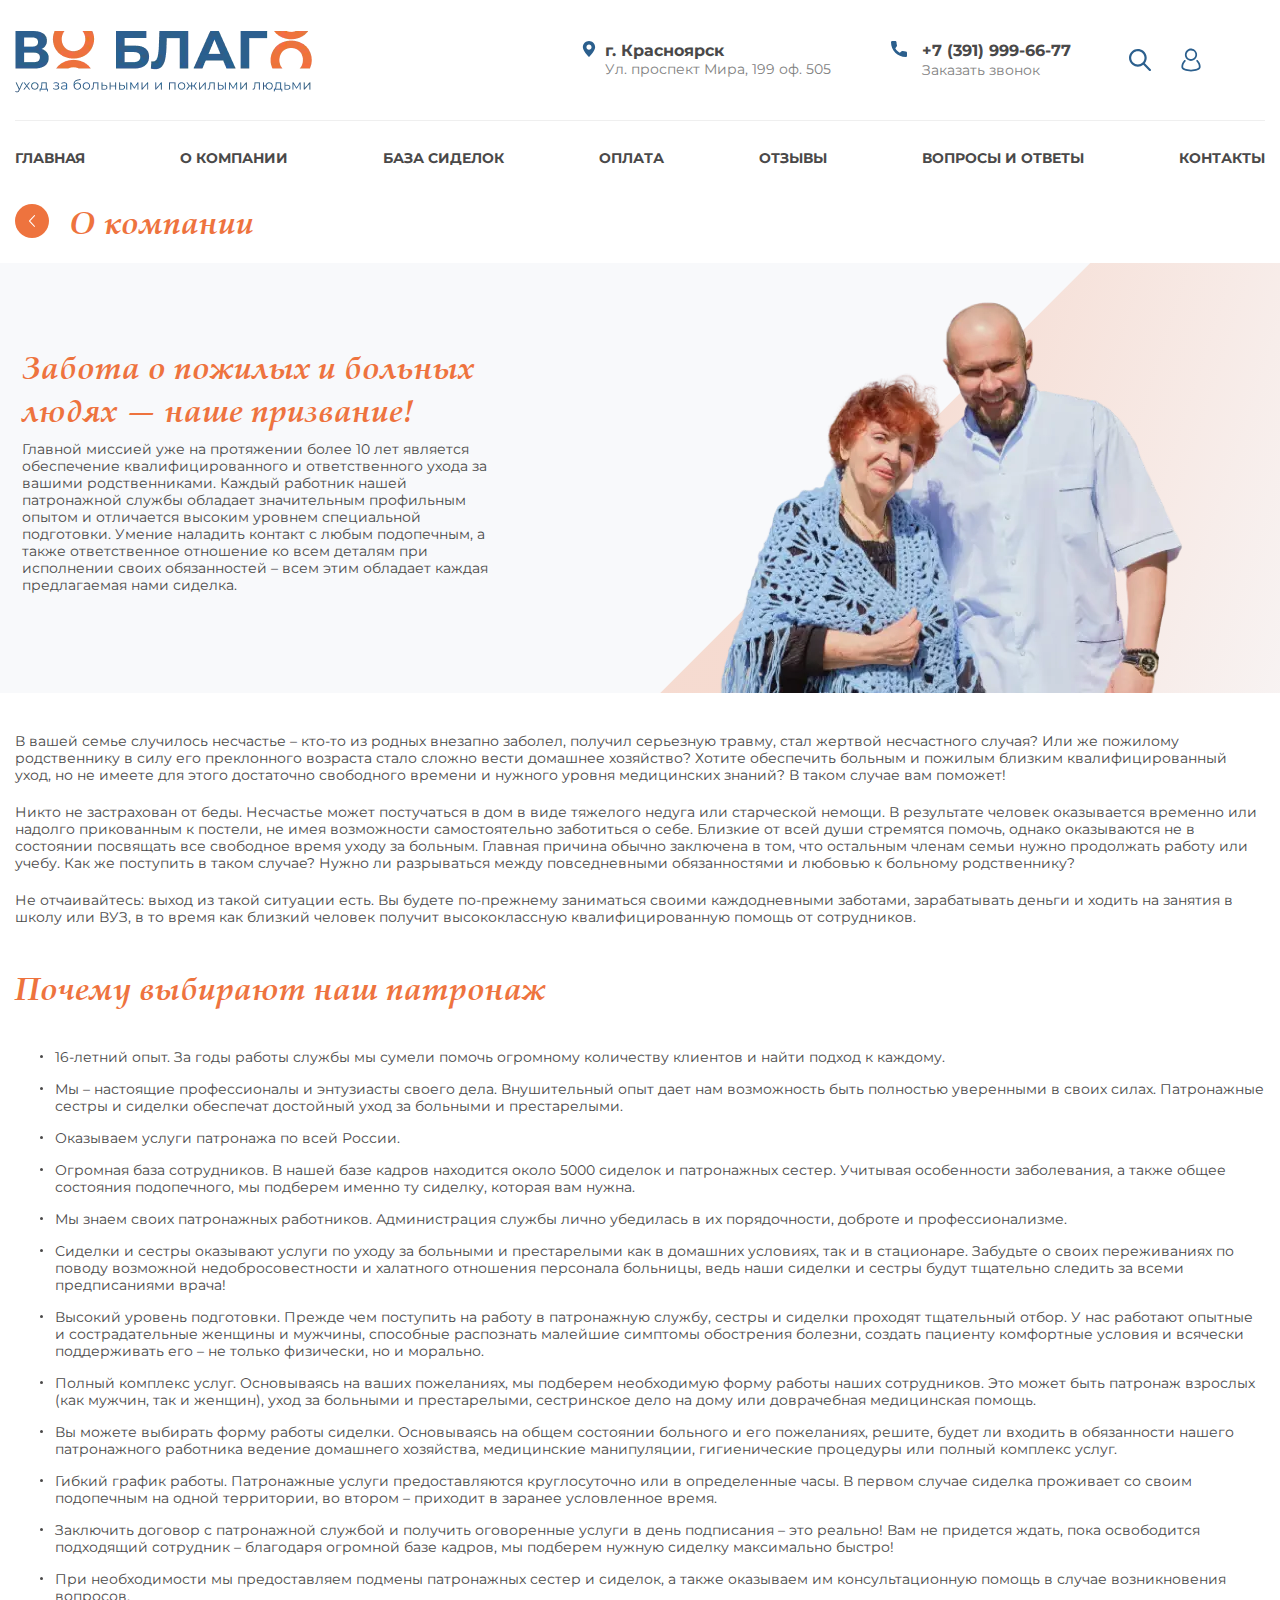
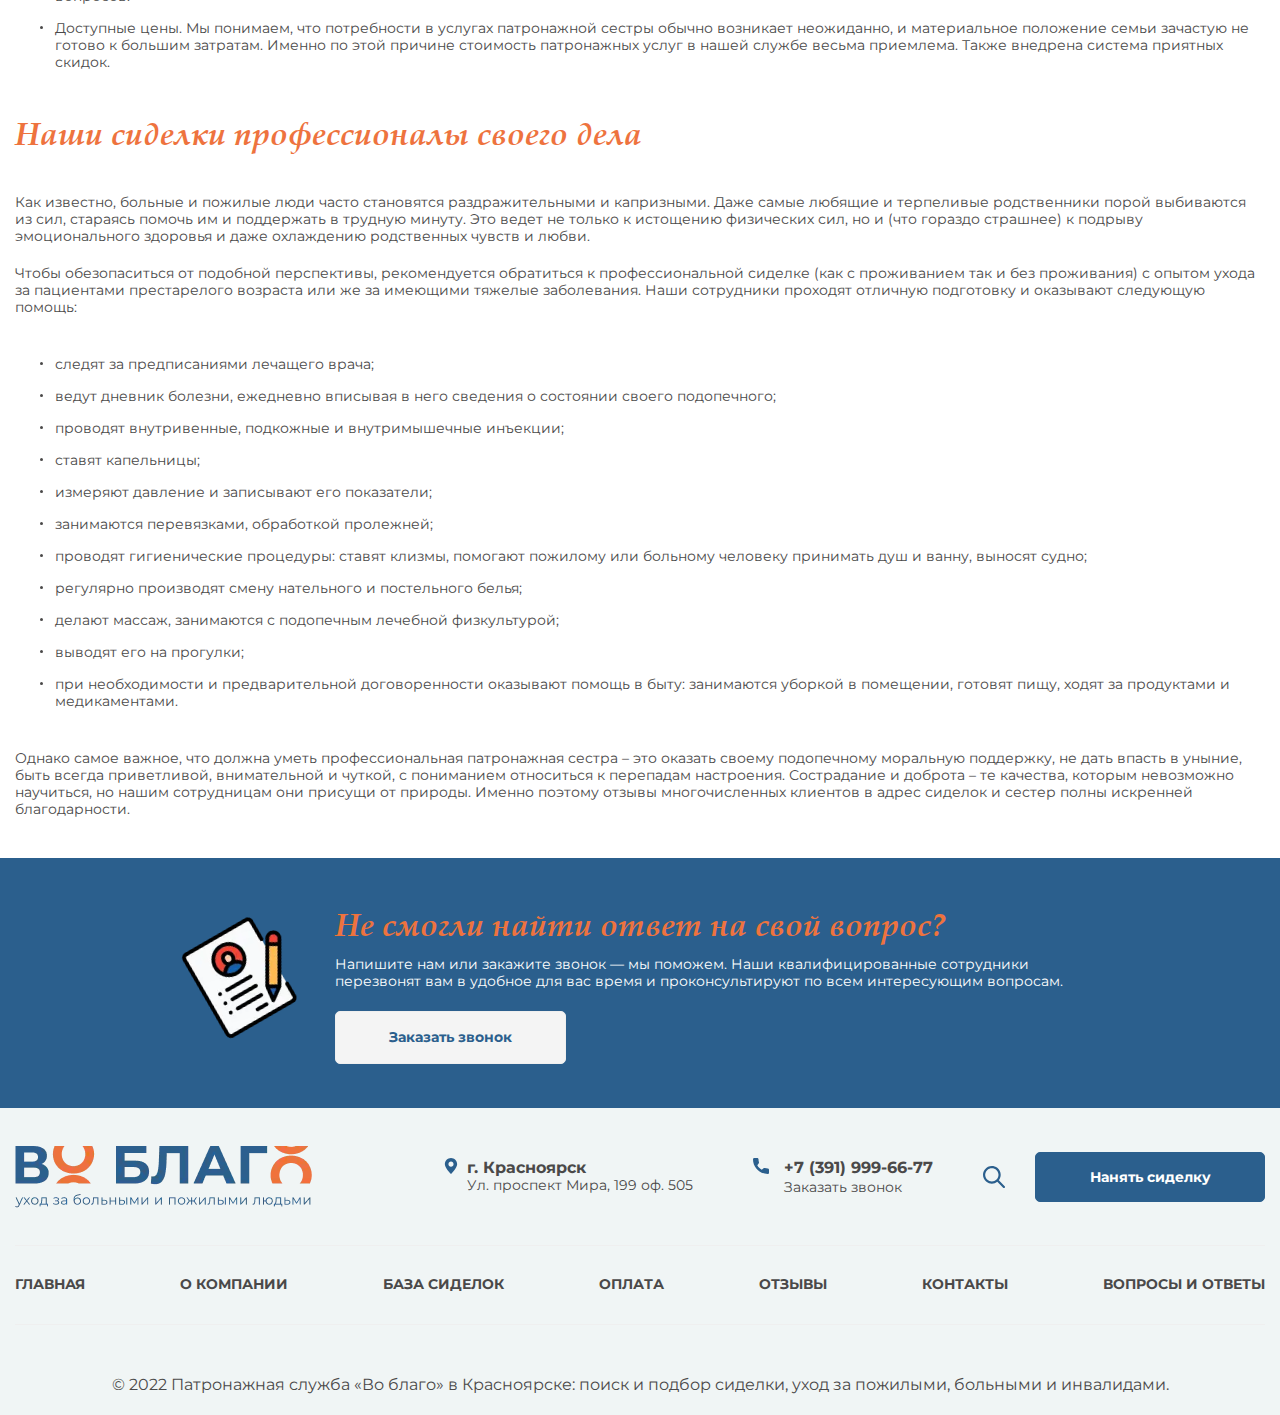
<file: about.html>
<!DOCTYPE html>
<html lang="ru">

<head>
	<title>О компании</title>
	<meta charset="UTF-8">
	<meta name="format-detection" content="telephone=no">
	<!-- <style>body{opacity: 0;}</style> -->
	<link rel="stylesheet" href="css/style.min.css?_v=20220601110044">
	<link rel="shortcut icon" href="favicon.ico">
	<!-- <meta name="robots" content="noindex, nofollow"> -->
	<meta name="viewport" content="width=device-width, initial-scale=1.0">
</head>

<body>
	<div class="wrapper">
		<header class="header">
			<div class="header__container">
				<div class="header__body">
					<button type="button" class="menu__icon icon-menu"><span></span>
						<div class="close">Закрыть</div>
					</button>
					<a href="index.html" class="header__logo">
						<picture><source srcset="img/header/logo.webp" type="image/webp"><img src="img/header/logo.png" alt="Логотип сайта"></picture>
					</a>
					<div class="header__feedback">
						<div class="header__adress">
							<img src="img/header/location.svg" alt="Адресс нашей компании">
							<p><span>г. Красноярск</span>Ул. проспект Мира, 199 оф. 505</p>
						</div>
						<div class="header__phone">
							<img src="img/header/phone.svg" alt="Телефон нашей компании">
							<p><a href="tel:+73919996677">+7 (391) 999-66-77</a><button class="js-open-modal" data-modal="2">Заказать звонок</button></p>
						</div>
					</div>
					<div class="header__box">
						<div class="header__search">
							<a href="#" class="js-open-modal" data-modal="1">
								<img src="img/header/search.svg" alt="Поиск наших услуг">
							</a>
						</div>
						<div class="header__user">
							<a href="#" class="js-open-modal" data-modal="4">
								<img src="img/header/user.svg" alt="Войдите в аккаунт">
							</a>
						</div>
					</div>
					<div class="header__button">
						<a href="#" class="button-dark-winter">Нанять сиделку</a>
					</div>
					<div class="header__menu menu">
						<nav class="menu__body">
							<ul class="menu__list">
								<li class="menu__item"><a href="index.html" class="menu__link">Главная</a></li>
								<li class="menu__item"><a href="about.html" class="menu__link">О компании</a></li>
								<li class="menu__item"><a href="base.html" class="menu__link">База сиделок</a></li>
								<li class="menu__item"><a href="payment.html" class="menu__link">Оплата</a></li>
								<li class="menu__item"><a href="reviews.html" class="menu__link">Отзывы</a></li>
								<li class="menu__item"><a href="question-answer.html" class="menu__link">Вопросы и ответы</a>
								</li>
								<li class="menu__item"><a href="contacts.html" class="menu__link">Контакты</a></li>
							</ul>
						</nav>
					</div>
				</div>
			</div>
		</header>
		<main class="page">
			<section class="about-btn">
				<div class="about-btn__container">
					<div class="about-btn__body">
						<div class="blank__menu">
							<a href="#" class="blank__back">
								<div class="blank__arrow">
									<img src="img/blank/arrow.svg" alt="Назад">
								</div>
								<span class="title">О компании</span>
							</a>
						</div>
					</div>
				</div>
			</section>
			<section class="about">
				<div class="about__container">
					<div class="about__body">
						<div class="top__box about__box">
							<div class="top__content about__content-top">
								<div class="top__title title">
									<h3>Забота о пожилых и больных людях — наше призвание!</h3>
								</div>
								<div class="top__text about__text-top">
									<p>Главной миссией уже на протяжении более 10 лет является обеспечение
										квалифицированного и ответственного ухода за вашими родственниками. Каждый
										работник нашей патронажной службы обладает значительным профильным опытом и
										отличается высоким уровнем специальной подготовки. Умение наладить контакт с
										любым подопечным, а также ответственное отношение ко всем деталям при исполнении
										своих обязанностей – всем этим обладает каждая предлагаемая нами сиделка.</p>
								</div>
							</div>
							<div class="top__image about__image">
								<picture><source srcset="img/top/1.webp" type="image/webp"><img src="img/top/1.png" alt="Уход, поддержка и забота"></picture>
							</div>
						</div>

					</div>
				</div>
			</section>
			<section class="content">
				<div class="content__container">
					<div class="content__body">
						<div class="about__content">
							<div class="content__text">


								<div class="about__text">
									<p>В вашей семье случилось несчастье – кто-то из родных внезапно заболел, получил
										серьезную травму, стал жертвой несчастного случая? Или же пожилому родственнику
										в
										силу его преклонного возраста стало сложно вести домашнее хозяйство? Хотите
										обеспечить больным и пожилым близким квалифицированный уход, но не имеете для
										этого
										достаточно свободного времени и нужного уровня медицинских знаний? В таком
										случае
										вам поможет!</p>
								</div>
								<div class="about__text">
									<p>Никто не застрахован от беды. Несчастье может постучаться в дом в виде тяжелого
										недуга или старческой немощи. В результате человек оказывается временно или
										надолго
										прикованным к постели, не имея возможности самостоятельно заботиться о себе.
										Близкие
										от всей души стремятся помочь, однако оказываются не в состоянии посвящать все
										свободное время уходу за больным. Главная причина обычно заключена в том, что
										остальным членам семьи нужно продолжать работу или учебу. Как же поступить в
										таком
										случае? Нужно ли разрываться между повседневными обязанностями и любовью к
										больному
										родственнику?
									</p>
								</div>
								<div class="about__text">
									<p>Не отчаивайтесь: выход из такой ситуации есть. Вы будете по-прежнему заниматься
										своими каждодневными заботами, зарабатывать деньги и ходить на занятия в школу
										или
										ВУЗ, в то время как близкий человек получит высококлассную квалифицированную
										помощь
										от сотрудников.</p>
								</div>
							</div>
							<div class="about__title title">
								<h3>Почему выбирают наш патронаж</h3>
							</div>
							<ul class="about__list">
								<li class="about__item">
									16-летний опыт. За годы работы службы мы сумели помочь огромному количеству клиентов
									и найти подход к каждому.
								</li>
								<li class="about__item">Мы – настоящие профессионалы и энтузиасты своего дела.
									Внушительный опыт дает нам возможность быть полностью уверенными в своих силах.
									Патронажные сестры и сиделки обеспечат достойный уход за больными и престарелыми.
								</li>
								<li class="about__item">Оказываем услуги патронажа по всей России.
								</li>
								<li class="about__item">Огромная база сотрудников. В нашей базе кадров находится около
									5000 сиделок и патронажных сестер. Учитывая особенности заболевания, а также общее
									состояния подопечного, мы подберем именно ту сиделку, которая вам нужна.
								</li>
								<li class="about__item">Мы знаем своих патронажных работников. Администрация службы
									лично убедилась в их порядочности, доброте и профессионализме.
								</li>
								<li class="about__item">Сиделки и сестры оказывают услуги по уходу за больными и
									престарелыми как в домашних условиях, так и в стационаре. Забудьте о своих
									переживаниях по поводу возможной недобросовестности и халатного отношения персонала
									больницы, ведь наши сиделки и сестры будут тщательно следить за всеми предписаниями
									врача!
								</li>
								<li class="about__item">Высокий уровень подготовки. Прежде чем поступить на работу в
									патронажную службу, сестры и сиделки проходят тщательный отбор. У нас работают
									опытные и сострадательные женщины и мужчины, способные распознать малейшие симптомы
									обострения болезни, создать пациенту комфортные условия и всячески поддерживать его
									– не только физически, но и морально.
								</li>
								<li class="about__item">Полный комплекс услуг. Основываясь на ваших пожеланиях, мы
									подберем необходимую форму работы наших сотрудников. Это может быть патронаж
									взрослых (как мужчин, так и женщин), уход за больными и престарелыми, сестринское
									дело на дому или доврачебная медицинская помощь.
								</li>
								<li class="about__item">Вы можете выбирать форму работы сиделки. Основываясь на общем
									состоянии больного и его пожеланиях, решите, будет ли входить в обязанности нашего
									патронажного работника ведение домашнего хозяйства, медицинские манипуляции,
									гигиенические процедуры или полный комплекс услуг.
								</li>
								<li class="about__item">Гибкий график работы. Патронажные услуги предоставляются
									круглосуточно или в определенные часы. В первом случае сиделка проживает со своим
									подопечным на одной территории, во втором – приходит в заранее условленное время.
								</li>
								<li class="about__item">Заключить договор с патронажной службой и получить оговоренные
									услуги в день подписания – это реально! Вам не придется ждать, пока освободится
									подходящий сотрудник – благодаря огромной базе кадров, мы подберем нужную сиделку
									максимально быстро!
								</li>
								<li class="about__item">При необходимости мы предоставляем подмены патронажных сестер и
									сиделок, а также оказываем им консультационную помощь в случае возникновения
									вопросов.
								</li>
								<li class="about__item">Доступные цены. Мы понимаем, что потребности в услугах
									патронажной сестры обычно возникает неожиданно, и материальное положение семьи
									зачастую не готово к большим затратам. Именно по этой причине стоимость патронажных
									услуг в нашей службе весьма приемлема. Также внедрена система приятных скидок.</li>
							</ul>
							<div class="about__title title">
								<h3>Наши сиделки профессионалы своего дела</h3>
							</div>
							<div class="content__text">
								<div class="about__text">
									<p>Как известно, больные и пожилые люди часто становятся раздражительными и
										капризными.
										Даже самые любящие и терпеливые родственники порой выбиваются из сил, стараясь
										помочь им и поддержать в трудную минуту. Это ведет не только к истощению
										физических
										сил, но и (что гораздо страшнее) к подрыву эмоционального здоровья и даже
										охлаждению
										родственных чувств и любви.
									</p>
								</div>
								<div class="about__text">
									<p>Чтобы обезопаситься от подобной перспективы, рекомендуется обратиться к
										профессиональной сиделке (как с проживанием так и без проживания) с опытом ухода
										за
										пациентами престарелого возраста или же за имеющими тяжелые заболевания. Наши
										сотрудники проходят отличную подготовку и оказывают следующую помощь:</p>
								</div>
							</div>
							<ul class="about__list">
								<li class="about__item">следят за предписаниями лечащего врача;
								</li>
								<li class="about__item">ведут дневник болезни, ежедневно вписывая в него сведения о
									состоянии своего подопечного;
								</li>
								<li class="about__item">проводят внутривенные, подкожные и внутримышечные инъекции;
								</li>
								<li class="about__item">ставят капельницы;
								</li>
								<li class="about__item">измеряют давление и записывают его показатели;
								</li>
								<li class="about__item">занимаются перевязками, обработкой пролежней;
								</li>
								<li class="about__item">проводят гигиенические процедуры: ставят клизмы, помогают
									пожилому или больному человеку принимать душ и ванну, выносят судно;
								</li>
								<li class="about__item">регулярно производят смену нательного и постельного белья;
								</li>
								<li class="about__item">делают массаж, занимаются с подопечным лечебной физкультурой;
								</li>
								<li class="about__item">выводят его на прогулки;
								</li>
								<li class="about__item">при необходимости и предварительной договоренности оказывают
									помощь в быту: занимаются уборкой в помещении, готовят пищу, ходят за продуктами и
									медикаментами.
								</li>
							</ul>
							<div class="about__text">Однако самое важное, что должна уметь профессиональная патронажная
								сестра – это оказать своему подопечному моральную поддержку, не дать впасть в уныние,
								быть всегда приветливой, внимательной и чуткой, с пониманием относиться к перепадам
								настроения. Сострадание и доброта – те качества, которым невозможно научиться, но нашим
								сотрудницам они присущи от природы. Именно поэтому отзывы многочисленных клиентов в
								адрес сиделок и сестер полны искренней благодарности.</div>
						</div>
					</div>
				</div>
			</section>
			<section class="feedback">
				<div class="feedback__container">
					<div class="feedback__body">
						<div class="feedback__image">
							<picture><source srcset="img/feedback/1.webp" type="image/webp"><img src="img/feedback/1.png" alt="Напишите нам"></picture>
						</div>
						<div class="feedback__content">
							<div class="feedback__title title">
								<h2>Не смогли найти ответ на свой вопрос?</h2>
							</div>
							<div class="feedback__text">
								<p>Напишите нам или закажите звонок — мы поможем. Наши квалифицированные сотрудники
									перезвонят вам в удобное для вас время и проконсультируют по всем интересующим
									вопросам.</p>
							</div>
							<div class="feedback__button">
								<a href="#" class="js-open-modal" data-modal="2">Заказать звонок</a>
							</div>
						</div>
					</div>
				</div>
			</section>
		</main>
		<footer class="footer">
			<div class="footer__container">
				<div class="footer__body">
					<div class="footer__top">
						<a href="index.html" class="footer__logo">
							<picture><source srcset="img/header/logo.webp" type="image/webp"><img src="img/header/logo.png" alt="Логотип сайты"></picture>
						</a>
						<div class="footer__feedback">
							<div class="header__adress footer__adress">
								<img src="img/header/location.svg" alt="Адресс нашей компании">
								<p><span>г. Красноярск</span>Ул. проспект Мира, 199 оф. 505</p>
							</div>
							<div class="header__phone">
								<img src="img/header/phone.svg" alt="Телефон нашей компании">
								<p><a href="tel:+73919996677">+7 (391)
										999-66-77</a><button class="js-open-modal" data-modal="2">Заказать звонок</button></p>
							</div>
						</div>
						<div class="footer__search">
							<a href="#" class="js-open-modal" data-modal="1">
								<img src="img/header/search.svg" alt="Поиск наших услуг">
							</a>
						</div>
						<div class="footer__button">
							<a href="#" class="button-dark-winter">Нанять сиделку</a>
						</div>
					</div>
					<div class="footer__middle">
						<nav class="footer__menu">
							<ul class="footer__list">
								<li class="footer__item"><a href="index.html" class="footer__link">Главная</a></li>
								<li class="footer__item"><a href="about.html" class="footer__link">О компании</a></li>
								<li class="footer__item"><a href="base.html" class="footer__link">База сиделок</a></li>
								<li class="footer__item"><a href="payment.html" class="footer__link">Оплата</a></li>
								<li class="footer__item"><a href="reviews.html" class="footer__link">Отзывы</a></li>
								<li class="footer__item footer__item_m"><a href="question-answer.html" class="footer__link">Вопросы и ответы</a>
								</li>
								<li class="footer__item "><a href="contacts.html" class="footer__link">Контакты</a></li>
							</ul>
						</nav>
					</div>
					<div class="footer__bottom">
						<p>© 2022 Патронажная служба «Во благо» в Красноярске: поиск и подбор сиделки, уход за пожилыми,
							больными и инвалидами.</p>
					</div>
				</div>
			</div>
		</footer>
	</div>
	<!-- search -->
	<div class="modal modal-search" data-modal="1">
		<div class="search__container">
			<div class="search__body">
				<div class="search__input">
					<input type="text" placeholder="Напишите, что хотите найти..">
				</div>
			</div>
		</div>
	</div>




	<div class="modal modal-call" data-modal="2">
		<div class="call__body">
			<div class="call__title title">
				<h4>Заказать звонок</h4>
			</div>
			<div class="call__form">
				<div class="call__item">
					<span>ФИО</span>
					<input type="text" placeholder="Иванов Иван Иванович">
				</div>
				<div class="call__item">
					<span>Телефон</span>
					<input type="text" class="tel" placeholder="+7 (999) 555-77-32">
				</div>
				<div class="call__radio">
					<div class="options__item">
						<input id="yes" checked type="radio" value="yes" name="yesorno" class="options__input">
						<label for="yes" class="options__label"></label>
					</div>
					<span>Я даю согласие на обработку <a href="#">персональных данных</a></span>
				</div>
			</div>
			<div class="call__buttons">
				<button class="call__send js-open-modal" data-modal="3">
					<span>Отправить</span>
					<svg width="18" height="19" viewBox="0 0 18 19" fill="none" xmlns="http://www.w3.org/2000/svg">
						<g clip-path="url(#clip0_123_2630)">
							<path d="M11.9336 9.59224L18.0018 13.4285V5.59399L11.9336 9.59224Z" />
							<path d="M0 5.59399V13.4285L6.06825 9.59224L0 5.59399Z" />
							<path d="M16.8764 3.3125H1.12641C0.565031 3.3125 0.119531 3.731 0.0351562 4.26988L9.00141 10.1773L17.9677 4.26988C17.8833 3.731 17.4378 3.3125 16.8764 3.3125Z" />
							<path d="M10.9004 10.2718L9.30853 11.3203C9.21403 11.3821 9.10716 11.4125 8.99916 11.4125C8.89116 11.4125 8.78428 11.3821 8.68978 11.3203L7.09791 10.2706L0.0351562 14.738C0.121781 15.2724 0.565031 15.6875 1.12416 15.6875H16.8742C17.4333 15.6875 17.8765 15.2724 17.9632 14.738L10.9004 10.2718Z" />
						</g>
						<defs>
							<clipPath id="clip0_123_2630">
								<rect width="18" height="18" transform="translate(0 0.5)" />
							</clipPath>
						</defs>
					</svg>
				</button>
				<button class="call__cancel js-modal-close">
					<span>Отмена</span>
					<svg width="18" height="19" viewBox="0 0 18 19" fill="none" xmlns="http://www.w3.org/2000/svg">
						<g clip-path="url(#clip0_123_2646)">
							<path d="M17.1209 0.500019C17.2948 0.499987 17.4647 0.551516 17.6093 0.648088C17.7539 0.744663 17.8666 0.881941 17.9331 1.04256C17.9996 1.20318 18.017 1.37992 17.9831 1.55044C17.9492 1.72095 17.8654 1.87757 17.7425 2.00049L1.50029 18.2427C1.33545 18.4075 1.11186 18.5001 0.878731 18.5001C0.645599 18.5001 0.422018 18.4075 0.257168 18.2427C0.0923195 18.0778 -0.000291824 17.8542 -0.000291824 17.6211C-0.000291824 17.388 0.0923195 17.1644 0.257168 16.9995L16.4994 0.757364C16.5809 0.675646 16.6778 0.610844 16.7845 0.566681C16.8911 0.522518 17.0055 0.499865 17.1209 0.500019Z" />
							<path d="M0.878788 0.500019C0.994236 0.499865 1.10858 0.522518 1.21524 0.566681C1.32191 0.610844 1.4188 0.675646 1.50035 0.757364L17.7425 16.9995C17.9074 17.1644 18 17.388 18 17.6211C18 17.8542 17.9074 18.0778 17.7425 18.2427C17.5777 18.4075 17.3541 18.5001 17.121 18.5001C16.8878 18.5001 16.6643 18.4075 16.4994 18.2427L0.257227 2.00049C0.134275 1.87757 0.0505409 1.72095 0.0166149 1.55044C-0.0173111 1.37992 9.53674e-05 1.20318 0.0666313 1.04256C0.133167 0.881941 0.245844 0.744663 0.390409 0.648088C0.534975 0.551516 0.704933 0.499987 0.878788 0.500019Z" />
						</g>
						<defs>
							<clipPath id="clip0_123_2646">
								<rect width="18" height="18" transform="translate(18 18.5) rotate(-180)" />
							</clipPath>
						</defs>
					</svg>

				</button>
			</div>
		</div>
	</div>




	<div class="modal modal-thanks" data-modal="3">
		<div class="thanks__body">
			<div class="thanks__title title">
				<h3>Спасибо! Мы перезвоним Вам!</h3>
			</div>
			<div class="thanks__text">
				<p>Обратный звонок осуществляется в течении 1 часа</p>
			</div>
			<div class="thanks__button">
				<button class="thanks__button_m js-modal-close">
					<span>Закрыть</span>
					<svg width="18" height="19" viewBox="0 0 18 19" fill="none" xmlns="http://www.w3.org/2000/svg">
						<g clip-path="url(#clip0_123_26465)">
							<path d="M17.1209 0.500019C17.2948 0.499987 17.4647 0.551516 17.6093 0.648088C17.7539 0.744663 17.8666 0.881941 17.9331 1.04256C17.9996 1.20318 18.017 1.37992 17.9831 1.55044C17.9492 1.72095 17.8654 1.87757 17.7425 2.00049L1.50029 18.2427C1.33545 18.4075 1.11186 18.5001 0.878731 18.5001C0.645599 18.5001 0.422018 18.4075 0.257168 18.2427C0.0923195 18.0778 -0.000291824 17.8542 -0.000291824 17.6211C-0.000291824 17.388 0.0923195 17.1644 0.257168 16.9995L16.4994 0.757364C16.5809 0.675646 16.6778 0.610844 16.7845 0.566681C16.8911 0.522518 17.0055 0.499865 17.1209 0.500019Z" />
							<path d="M0.878788 0.500019C0.994236 0.499865 1.10858 0.522518 1.21524 0.566681C1.32191 0.610844 1.4188 0.675646 1.50035 0.757364L17.7425 16.9995C17.9074 17.1644 18 17.388 18 17.6211C18 17.8542 17.9074 18.0778 17.7425 18.2427C17.5777 18.4075 17.3541 18.5001 17.121 18.5001C16.8878 18.5001 16.6643 18.4075 16.4994 18.2427L0.257227 2.00049C0.134275 1.87757 0.0505409 1.72095 0.0166149 1.55044C-0.0173111 1.37992 9.53674e-05 1.20318 0.0666313 1.04256C0.133167 0.881941 0.245844 0.744663 0.390409 0.648088C0.534975 0.551516 0.704933 0.499987 0.878788 0.500019Z" />
						</g>
						<defs>
							<clipPath id="clip0_123_26465">
								<rect width="18" height="18" transform="translate(18 18.5) rotate(-180)" />
							</clipPath>
						</defs>
					</svg>
				</button>
			</div>
		</div>
	</div>

	<div class="modal modal-user" data-modal="4">
		<div class="user__body">
			<div class="user__title title">
				<h4>Вам необходимо зарегистрироваться приобрести премиум аккаунт</h4>
			</div>
			<div class="user__text">
				<p>Чтобы нанять сиделку и видеть их контакты, Вам необходим премиум аккаунт</p>
			</div>
			<div class="call__buttons">
				<button class="call__send js-open-modal" data-modal="5">
					<span>Регистрация</span>
					<svg width="29" height="29" viewBox="0 0 29 29" fill="none" xmlns="http://www.w3.org/2000/svg">
						<path d="M21.2702 14.6585C21.189 14.5755 21.0921 14.5095 20.9851 14.4644C20.8781 14.4192 20.7632 14.3958 20.6471 14.3955C20.531 14.3951 20.416 14.4179 20.3087 14.4625C20.2015 14.5071 20.1043 14.5726 20.0226 14.6552C19.9409 14.7377 19.8765 14.8357 19.8331 14.9434C19.7897 15.0511 19.7682 15.1664 19.7698 15.2825C19.7714 15.3986 19.7961 15.5132 19.8424 15.6197C19.8888 15.7262 19.9559 15.8223 20.0398 15.9026C20.7821 16.6331 21.3711 17.5045 21.7721 18.4657C22.1731 19.4269 22.3781 20.4585 22.375 21.5C22.375 22.5702 19.3074 24.125 14.5 24.125C9.69271 24.125 6.62504 22.5694 6.62504 21.4982C6.6221 20.4639 6.82434 19.4393 7.22007 18.4836C7.61581 17.528 8.19716 16.6603 8.93049 15.9309C9.01344 15.85 9.0795 15.7535 9.12484 15.6469C9.17019 15.5403 9.19391 15.4258 9.19465 15.3099C9.19538 15.1941 9.17311 15.0793 9.12912 14.9721C9.08513 14.8649 9.02029 14.7676 8.93838 14.6857C8.85647 14.6037 8.75911 14.5389 8.65195 14.4949C8.54479 14.4509 8.42996 14.4287 8.31412 14.4294C8.19828 14.4301 8.08374 14.4539 7.97715 14.4992C7.87055 14.5445 7.77402 14.6106 7.69316 14.6936C6.79665 15.5853 6.08596 16.6461 5.60222 17.8145C5.11849 18.9828 4.87132 20.2355 4.87504 21.5C4.87504 24.3417 9.83367 25.875 14.5 25.875C19.1664 25.875 24.125 24.3417 24.125 21.5C24.1289 20.227 23.8784 18.966 23.3881 17.7911C22.8979 16.6163 22.1778 15.5512 21.2702 14.6585Z" />
						<path d="M14.5 15.375C15.7114 15.375 16.8956 15.0158 17.9029 14.3428C18.9101 13.6697 19.6952 12.7131 20.1588 11.5939C20.6224 10.4747 20.7436 9.24321 20.5073 8.05507C20.271 6.86694 19.6876 5.77557 18.831 4.91897C17.9744 4.06238 16.8831 3.47903 15.6949 3.24269C14.5068 3.00636 13.2753 3.12765 12.1561 3.59124C11.0369 4.05483 10.0803 4.83988 9.40725 5.84713C8.73422 6.85438 8.375 8.03859 8.375 9.25C8.37688 10.8739 9.02279 12.4307 10.171 13.579C11.3193 14.7272 12.8761 15.3731 14.5 15.375ZM14.5 4.875C15.3653 4.875 16.2112 5.13159 16.9306 5.61232C17.6501 6.09305 18.2108 6.77634 18.542 7.57576C18.8731 8.37519 18.9597 9.25485 18.7909 10.1035C18.6221 10.9522 18.2054 11.7317 17.5936 12.3436C16.9817 12.9554 16.2022 13.3721 15.3535 13.5409C14.5049 13.7097 13.6252 13.6231 12.8258 13.292C12.0263 12.9608 11.3431 12.4001 10.8623 11.6806C10.3816 10.9612 10.125 10.1153 10.125 9.25C10.1264 8.0901 10.5877 6.97809 11.4079 6.15792C12.2281 5.33774 13.3401 4.87637 14.5 4.875Z" />
					</svg>

				</button>
				<button class="call__cancel js-modal-close">
					<span>Закрыть</span>
					<svg width="18" height="19" viewBox="0 0 18 19" fill="none" xmlns="http://www.w3.org/2000/svg">
						<g clip-path="url(#clip0_123_26466)">
							<path d="M17.1209 0.500019C17.2948 0.499987 17.4647 0.551516 17.6093 0.648088C17.7539 0.744663 17.8666 0.881941 17.9331 1.04256C17.9996 1.20318 18.017 1.37992 17.9831 1.55044C17.9492 1.72095 17.8654 1.87757 17.7425 2.00049L1.50029 18.2427C1.33545 18.4075 1.11186 18.5001 0.878731 18.5001C0.645599 18.5001 0.422018 18.4075 0.257168 18.2427C0.0923195 18.0778 -0.000291824 17.8542 -0.000291824 17.6211C-0.000291824 17.388 0.0923195 17.1644 0.257168 16.9995L16.4994 0.757364C16.5809 0.675646 16.6778 0.610844 16.7845 0.566681C16.8911 0.522518 17.0055 0.499865 17.1209 0.500019Z" />
							<path d="M0.878788 0.500019C0.994236 0.499865 1.10858 0.522518 1.21524 0.566681C1.32191 0.610844 1.4188 0.675646 1.50035 0.757364L17.7425 16.9995C17.9074 17.1644 18 17.388 18 17.6211C18 17.8542 17.9074 18.0778 17.7425 18.2427C17.5777 18.4075 17.3541 18.5001 17.121 18.5001C16.8878 18.5001 16.6643 18.4075 16.4994 18.2427L0.257227 2.00049C0.134275 1.87757 0.0505409 1.72095 0.0166149 1.55044C-0.0173111 1.37992 9.53674e-05 1.20318 0.0666313 1.04256C0.133167 0.881941 0.245844 0.744663 0.390409 0.648088C0.534975 0.551516 0.704933 0.499987 0.878788 0.500019Z" />
						</g>
						<defs>
							<clipPath id="clip0_123_26466">
								<rect width="18" height="18" transform="translate(18 18.5) rotate(-180)" />
							</clipPath>
						</defs>
					</svg>
				</button>
			</div>
		</div>
	</div>

	<div class="modal modal-reg" data-modal="5">
		<div class="tabs">
			<div class="tabs__nav">
				<button class="tabs__btn tabs__btn_active">Вход</button>
				<button class="tabs__btn">Регистрация</button>
			</div>
			<div class="tabs__content">
				<div class="tabs__pane tabs__pane_show">
					<div class="entry">
						<div class="entry__body">
							<div class="entry__box">
								<div class="entry__item entry__item_m">
									<div class="entry__name">
										<span>Почта</span>
									</div>
									<input type="text" placeholder="mail@mail.ru">
								</div>
								<div class="entry__item entry__item_mm">
									<div class="entry__name">
										<span>Пароль</span>
									</div>
									<input type="password" class="entry__err" placeholder="**********">
								</div>
								<div class="entry__saveme">
									<div class="options__item">
										<input id="ye" checked type="radio" value="yes" name="yes" class="options__input">
										<label for="ye" class="options__label">Запомнить меня</label>
									</div>
									<a href="#">Забыли пароль?</a>
								</div>
								<div class="call__buttons">
									<button class="call__send js-open-modal" data-modal="3">
										<span>Отправить</span>
										<svg width="18" height="19" viewBox="0 0 18 19" fill="none" xmlns="http://www.w3.org/2000/svg">
											<g clip-path="url(#clip0_123)">
												<path d="M11.9336 9.59224L18.0018 13.4285V5.59399L11.9336 9.59224Z" />
												<path d="M0 5.59399V13.4285L6.06825 9.59224L0 5.59399Z" />
												<path d="M16.8764 3.3125H1.12641C0.565031 3.3125 0.119531 3.731 0.0351562 4.26988L9.00141 10.1773L17.9677 4.26988C17.8833 3.731 17.4378 3.3125 16.8764 3.3125Z" />
												<path d="M10.9004 10.2718L9.30853 11.3203C9.21403 11.3821 9.10716 11.4125 8.99916 11.4125C8.89116 11.4125 8.78428 11.3821 8.68978 11.3203L7.09791 10.2706L0.0351562 14.738C0.121781 15.2724 0.565031 15.6875 1.12416 15.6875H16.8742C17.4333 15.6875 17.8765 15.2724 17.9632 14.738L10.9004 10.2718Z" />
											</g>
											<defs>
												<clipPath id="clip0_123">
													<rect width="18" height="18" transform="translate(0 0.5)" />
												</clipPath>
											</defs>
										</svg>
									</button>
									<button class="call__cancel js-modal-close">
										<span>Отмена</span>
										<svg width="18" height="19" viewBox="0 0 18 19" fill="none" xmlns="http://www.w3.org/2000/svg">
											<g clip-path="url(#clip0_12)">
												<path d="M17.1209 0.500019C17.2948 0.499987 17.4647 0.551516 17.6093 0.648088C17.7539 0.744663 17.8666 0.881941 17.9331 1.04256C17.9996 1.20318 18.017 1.37992 17.9831 1.55044C17.9492 1.72095 17.8654 1.87757 17.7425 2.00049L1.50029 18.2427C1.33545 18.4075 1.11186 18.5001 0.878731 18.5001C0.645599 18.5001 0.422018 18.4075 0.257168 18.2427C0.0923195 18.0778 -0.000291824 17.8542 -0.000291824 17.6211C-0.000291824 17.388 0.0923195 17.1644 0.257168 16.9995L16.4994 0.757364C16.5809 0.675646 16.6778 0.610844 16.7845 0.566681C16.8911 0.522518 17.0055 0.499865 17.1209 0.500019Z" />
												<path d="M0.878788 0.500019C0.994236 0.499865 1.10858 0.522518 1.21524 0.566681C1.32191 0.610844 1.4188 0.675646 1.50035 0.757364L17.7425 16.9995C17.9074 17.1644 18 17.388 18 17.6211C18 17.8542 17.9074 18.0778 17.7425 18.2427C17.5777 18.4075 17.3541 18.5001 17.121 18.5001C16.8878 18.5001 16.6643 18.4075 16.4994 18.2427L0.257227 2.00049C0.134275 1.87757 0.0505409 1.72095 0.0166149 1.55044C-0.0173111 1.37992 9.53674e-05 1.20318 0.0666313 1.04256C0.133167 0.881941 0.245844 0.744663 0.390409 0.648088C0.534975 0.551516 0.704933 0.499987 0.878788 0.500019Z" />
											</g>
											<defs>
												<clipPath id="clip0_126">
													<rect width="18" height="18" transform="translate(18 18.5) rotate(-180)" />
												</clipPath>
											</defs>
										</svg>

									</button>
								</div>
								<div class="entry__error">
									<div class="entry__text">
										<span>Введен неверный логин или пароль. Повторите попытку.</span>
									</div>
									<div class="entry__image">
										<img src="img/modal/error.svg" alt="Ошибка">
									</div>
								</div>
							</div>
						</div>
					</div>
				</div>
				<div class="tabs__pane">
					<div class="reg__body">
						<div class="reg__text reg__text-two reg-text-activ">
							<p>Чтобы нанять сиделку и/или видеть их контакты, Вам необходимо подключить премиум аккаунт в
								личном кабинете</p>
						</div>
						<div class="reg__text reg__text-one">
							<p>Для публикации Вашей анкеты на сайте необходимо отредактировать её в личном кабинете и
								приобрести премиум аккаунт</p>
						</div>
						<div class="reg__box">
							<div class="reg__item">
								<div class="reg__name">
									<span>Почта</span>
								</div>
								<div class="reg__input">
									<input type="text" placeholder="mail@mail.ru">
								</div>
							</div>
							<div class="reg__item">
								<div class="reg__name">
									<span>Пароль</span>
								</div>
								<div class="reg__input">
									<input type="text" placeholder="**********">
								</div>
							</div>
							<div class="reg__item">
								<div class="reg__name">
									<span>Повторите пароль</span>
								</div>
								<div class="reg__input reg__warning">
									<input type="text" placeholder="***">
									<img class="reg__warning-btn" src="img/modal/closeReg.svg" alt="">
								</div>
								<div class="reg__warning">
									<p>Введено неверное значение</p>
								</div>
							</div>
							<div class="reg__buttons">
								<button class="reg__btn reg__btn-two">Ищу работу</button>
								<button class="reg__btn reg__btn-one reg-btn-activ">Ищу сиделку</button>
							</div>
							<div class="reg-call__buttons">
								<button class="reg__send js-open-modal" data-modal="5">
									<span>Регистрация</span>
									<svg width="29" height="29" viewBox="0 0 29 29" fill="none" xmlns="http://www.w3.org/2000/svg">
										<path d="M21.2702 14.6585C21.189 14.5755 21.0921 14.5095 20.9851 14.4644C20.8781 14.4192 20.7632 14.3958 20.6471 14.3955C20.531 14.3951 20.416 14.4179 20.3087 14.4625C20.2015 14.5071 20.1043 14.5726 20.0226 14.6552C19.9409 14.7377 19.8765 14.8357 19.8331 14.9434C19.7897 15.0511 19.7682 15.1664 19.7698 15.2825C19.7714 15.3986 19.7961 15.5132 19.8424 15.6197C19.8888 15.7262 19.9559 15.8223 20.0398 15.9026C20.7821 16.6331 21.3711 17.5045 21.7721 18.4657C22.1731 19.4269 22.3781 20.4585 22.375 21.5C22.375 22.5702 19.3074 24.125 14.5 24.125C9.69271 24.125 6.62504 22.5694 6.62504 21.4982C6.6221 20.4639 6.82434 19.4393 7.22007 18.4836C7.61581 17.528 8.19716 16.6603 8.93049 15.9309C9.01344 15.85 9.0795 15.7535 9.12484 15.6469C9.17019 15.5403 9.19391 15.4258 9.19465 15.3099C9.19538 15.1941 9.17311 15.0793 9.12912 14.9721C9.08513 14.8649 9.02029 14.7676 8.93838 14.6857C8.85647 14.6037 8.75911 14.5389 8.65195 14.4949C8.54479 14.4509 8.42996 14.4287 8.31412 14.4294C8.19828 14.4301 8.08374 14.4539 7.97715 14.4992C7.87055 14.5445 7.77402 14.6106 7.69316 14.6936C6.79665 15.5853 6.08596 16.6461 5.60222 17.8145C5.11849 18.9828 4.87132 20.2355 4.87504 21.5C4.87504 24.3417 9.83367 25.875 14.5 25.875C19.1664 25.875 24.125 24.3417 24.125 21.5C24.1289 20.227 23.8784 18.966 23.3881 17.7911C22.8979 16.6163 22.1778 15.5512 21.2702 14.6585Z" />
										<path d="M14.5 15.375C15.7114 15.375 16.8956 15.0158 17.9029 14.3428C18.9101 13.6697 19.6952 12.7131 20.1588 11.5939C20.6224 10.4747 20.7436 9.24321 20.5073 8.05507C20.271 6.86694 19.6876 5.77557 18.831 4.91897C17.9744 4.06238 16.8831 3.47903 15.6949 3.24269C14.5068 3.00636 13.2753 3.12765 12.1561 3.59124C11.0369 4.05483 10.0803 4.83988 9.40725 5.84713C8.73422 6.85438 8.375 8.03859 8.375 9.25C8.37688 10.8739 9.02279 12.4307 10.171 13.579C11.3193 14.7272 12.8761 15.3731 14.5 15.375ZM14.5 4.875C15.3653 4.875 16.2112 5.13159 16.9306 5.61232C17.6501 6.09305 18.2108 6.77634 18.542 7.57576C18.8731 8.37519 18.9597 9.25485 18.7909 10.1035C18.6221 10.9522 18.2054 11.7317 17.5936 12.3436C16.9817 12.9554 16.2022 13.3721 15.3535 13.5409C14.5049 13.7097 13.6252 13.6231 12.8258 13.292C12.0263 12.9608 11.3431 12.4001 10.8623 11.6806C10.3816 10.9612 10.125 10.1153 10.125 9.25C10.1264 8.0901 10.5877 6.97809 11.4079 6.15792C12.2281 5.33774 13.3401 4.87637 14.5 4.875Z" />
									</svg>

								</button>
								<button class="reg__cancel js-modal-close">
									<span>Закрыть</span>
									<svg width="18" height="19" viewBox="0 0 18 19" fill="none" xmlns="http://www.w3.org/2000/svg">
										<g clip-path="url(#clip0_123_26)">
											<path d="M17.1209 0.500019C17.2948 0.499987 17.4647 0.551516 17.6093 0.648088C17.7539 0.744663 17.8666 0.881941 17.9331 1.04256C17.9996 1.20318 18.017 1.37992 17.9831 1.55044C17.9492 1.72095 17.8654 1.87757 17.7425 2.00049L1.50029 18.2427C1.33545 18.4075 1.11186 18.5001 0.878731 18.5001C0.645599 18.5001 0.422018 18.4075 0.257168 18.2427C0.0923195 18.0778 -0.000291824 17.8542 -0.000291824 17.6211C-0.000291824 17.388 0.0923195 17.1644 0.257168 16.9995L16.4994 0.757364C16.5809 0.675646 16.6778 0.610844 16.7845 0.566681C16.8911 0.522518 17.0055 0.499865 17.1209 0.500019Z" />
											<path d="M0.878788 0.500019C0.994236 0.499865 1.10858 0.522518 1.21524 0.566681C1.32191 0.610844 1.4188 0.675646 1.50035 0.757364L17.7425 16.9995C17.9074 17.1644 18 17.388 18 17.6211C18 17.8542 17.9074 18.0778 17.7425 18.2427C17.5777 18.4075 17.3541 18.5001 17.121 18.5001C16.8878 18.5001 16.6643 18.4075 16.4994 18.2427L0.257227 2.00049C0.134275 1.87757 0.0505409 1.72095 0.0166149 1.55044C-0.0173111 1.37992 9.53674e-05 1.20318 0.0666313 1.04256C0.133167 0.881941 0.245844 0.744663 0.390409 0.648088C0.534975 0.551516 0.704933 0.499987 0.878788 0.500019Z" />
										</g>
										<defs>
											<clipPath id="clip0_123_26">
												<rect width="18" height="18" transform="translate(18 18.5) rotate(-180)" />
											</clipPath>
										</defs>
									</svg>
								</button>
							</div>
						</div>
					</div>
				</div>
			</div>
		</div>
	</div>






































	<div class="overlay js-overlay-modal"></div>
	<script src="js/app.min.js?_v=20220601110044"></script>
</body>

</html>
</file>
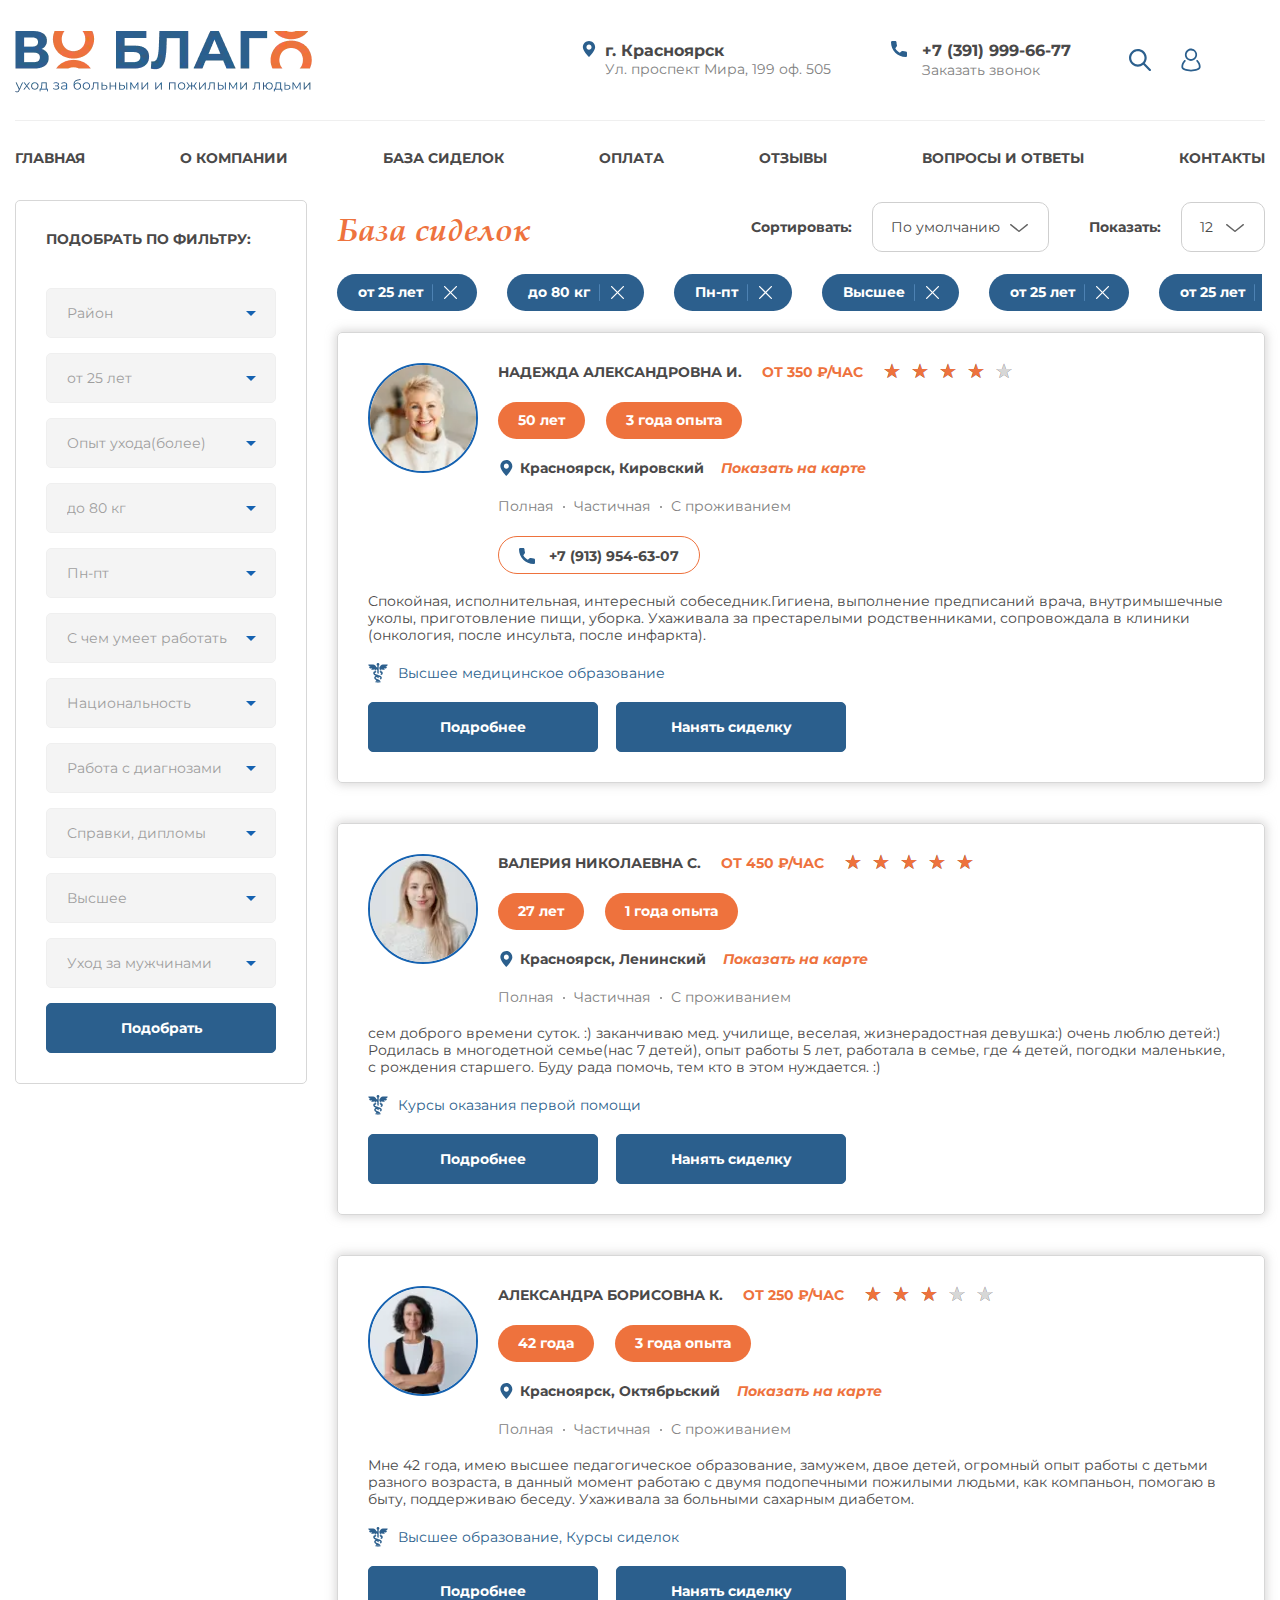
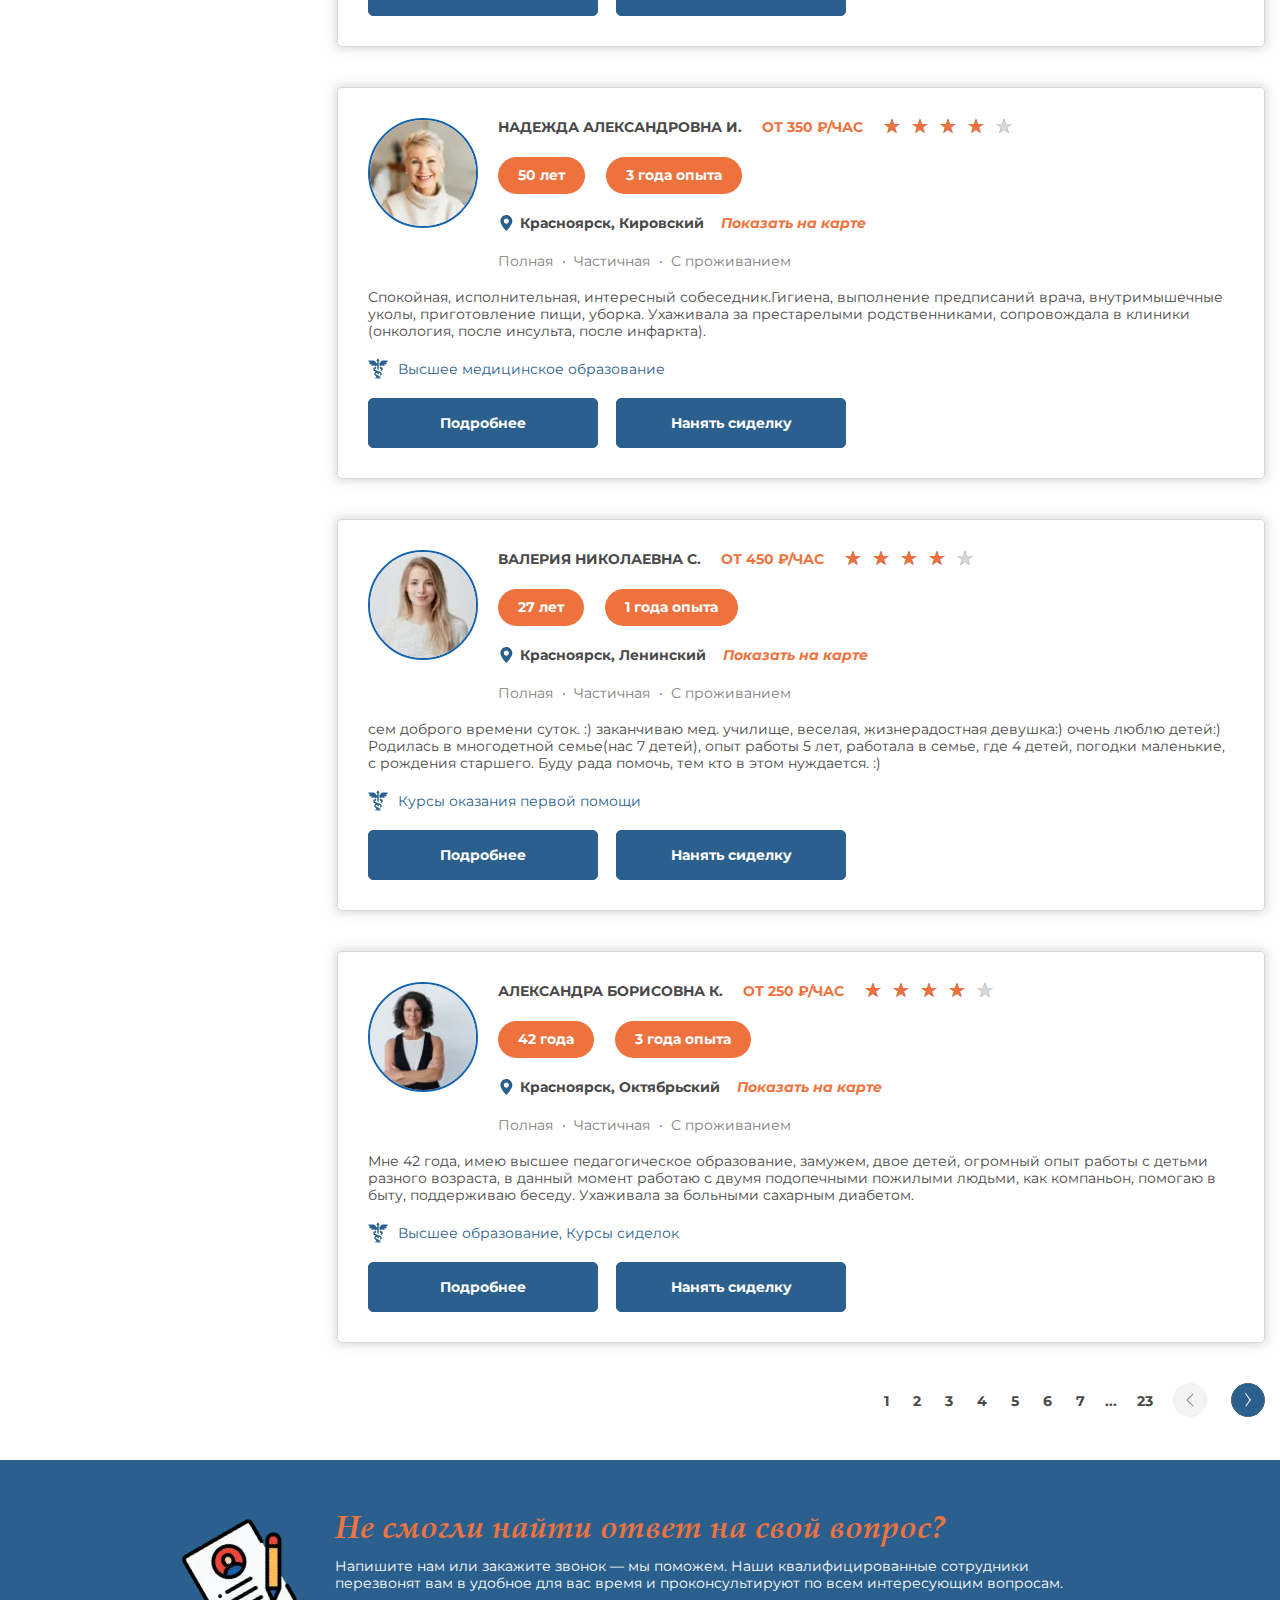
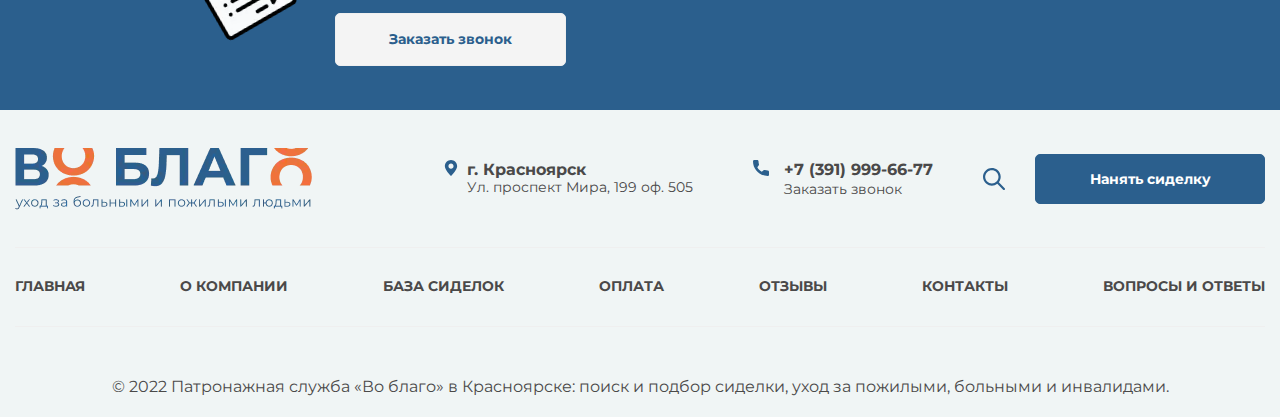
<file: base.html>
<!DOCTYPE html>
<html lang="ru">

<head>
	<title>База сиделок</title>
	<meta charset="UTF-8">
	<meta name="format-detection" content="telephone=no">
	<!-- <style>body{opacity: 0;}</style> -->
	<link rel="stylesheet" href="css/style.min.css?_v=20220601110044">
	<link rel="shortcut icon" href="favicon.ico">
	<!-- <meta name="robots" content="noindex, nofollow"> -->
	<meta name="viewport" content="width=device-width, initial-scale=1.0">
</head>

<body>
	<div class="wrapper">
		<header class="header">
			<div class="header__container">
				<div class="header__body">
					<button type="button" class="menu__icon icon-menu"><span></span>
						<div class="close">Закрыть</div>
					</button>
					<a href="index.html" class="header__logo">
						<picture><source srcset="img/header/logo.webp" type="image/webp"><img src="img/header/logo.png" alt="Логотип сайта"></picture>
					</a>
					<div class="header__feedback">
						<div class="header__adress">
							<img src="img/header/location.svg" alt="Адресс нашей компании">
							<p><span>г. Красноярск</span>Ул. проспект Мира, 199 оф. 505</p>
						</div>
						<div class="header__phone">
							<img src="img/header/phone.svg" alt="Телефон нашей компании">
							<p><a href="tel:+73919996677">+7 (391) 999-66-77</a><button class="js-open-modal" data-modal="2">Заказать звонок</button></p>
						</div>
					</div>
					<div class="header__box">
						<div class="header__search">
							<a href="#" class="js-open-modal" data-modal="1">
								<img src="img/header/search.svg" alt="Поиск наших услуг">
							</a>
						</div>
						<div class="header__user">
							<a href="#" class="js-open-modal" data-modal="4">
								<img src="img/header/user.svg" alt="Войдите в аккаунт">
							</a>
						</div>
					</div>
					<div class="header__button">
						<a href="#" class="button-dark-winter">Нанять сиделку</a>
					</div>
					<div class="header__menu menu">
						<nav class="menu__body">
							<ul class="menu__list">
								<li class="menu__item"><a href="index.html" class="menu__link">Главная</a></li>
								<li class="menu__item"><a href="about.html" class="menu__link">О компании</a></li>
								<li class="menu__item"><a href="base.html" class="menu__link">База сиделок</a></li>
								<li class="menu__item"><a href="payment.html" class="menu__link">Оплата</a></li>
								<li class="menu__item"><a href="reviews.html" class="menu__link">Отзывы</a></li>
								<li class="menu__item"><a href="question-answer.html" class="menu__link">Вопросы и ответы</a>
								</li>
								<li class="menu__item"><a href="contacts.html" class="menu__link">Контакты</a></li>
							</ul>
						</nav>
					</div>
				</div>
			</div>
		</header>
		<main class="page">
			<section class="base">
				<div class="base__container">
					<div class="base__body">
						<div class="base__filter filter ">
							<div class="filter__body">
								<div class="filter__title">
									<h3>Подобрать по фильтру:</h3>
								</div>
								<div class="filter__list">
									<div class="filter__item">
										<select class="js-choice">
											<option value="">Район</option>
											<option>Район</option>
											<option>Район</option>
											<option>Район</option>
										</select>
									</div>
									<div class="filter__item">
										<select class="js-choice">
											<option value="">от 25 лет</option>
											<option>от 25 лет</option>
											<option>от 25 лет</option>
											<option>от 25 лет</option>
										</select>
									</div>
									<div class="filter__item">
										<select class="js-choice">
											<option value="">Опыт ухода(более)</option>
											<option>Опыт ухода(более)</option>
											<option>Опыт ухода(более)</option>
											<option>Опыт ухода(более)</option>
										</select>
									</div>
									<div class="filter__item">
										<select class="js-choice">
											<option value="">до 80 кг</option>
											<option>до 80 кг</option>
											<option>до 80 кг</option>
											<option>до 80 кг</option>
										</select>
									</div>
									<div class="filter__item">
										<select class="js-choice">
											<option value="">Пн-пт</option>
											<option>Пн-пт</option>
											<option>Пн-пт</option>
											<option>Пн-пт</option>
										</select>
									</div>
									<div class="filter__item">
										<select class="js-choice">
											<option value="">С чем умеет работать</option>
											<option>С чем умеет работать</option>
											<option>С чем умеет работать</option>
											<option>С чем умеет работать</option>
										</select>
									</div>
									<div class="filter__item">
										<select class="js-choice">
											<option value="">Национальность</option>
											<option>Национальность</option>
											<option>Национальность</option>
											<option>Национальность</option>
										</select>
									</div>
									<div class="filter__item">
										<select class="js-choice">
											<option value="">Работа с диагнозами</option>
											<option>Работа с диагнозами</option>
											<option>Работа с диагнозами</option>
											<option>Работа с диагнозами</option>
										</select>
									</div>
									<div class="filter__item">
										<select class="js-choice">
											<option value="">Справки, дипломы</option>
											<option>Справки, дипломы</option>
											<option>Справки, дипломы</option>
											<option>Справки, дипломы</option>
										</select>
									</div>
									<div class="filter__item">
										<select class="js-choice">
											<option value="">Высшее</option>
											<option>Высшее</option>
											<option>Высшее</option>
											<option>Высшее</option>
										</select>
									</div>
									<div class="filter__item">
										<select class="js-choice">
											<option value="">Уход за мужчинами</option>
											<option>Уход за мужчинами</option>
											<option>Уход за мужчинами</option>
											<option>Уход за мужчинами</option>
										</select>
									</div>
									<div class="filter__button">
										<button class="filter__btn button-dark-winter">Подобрать</button>
									</div>
								</div>
							</div>
						</div>
						<div class="base__box">
							<div class="base__title title">
								<h2>База сиделок</h2>
							</div>
							<div class="base__button">
								<button class="filter_btn_activ">
									<img src="img/base/filter.svg" alt="Иконка фильтра">
									<span class="button-span">Настроить фильтр</span>
								</button>
							</div>
							<div class="base__default">
								<div class="base__name">
									<span>Сортировать:</span>
								</div>
								<div class="base__sort">
									<select class="js-choice">
										<option value="">По умолчанию</option>
										<option>По умолчанию</option>
										<option>По умолчанию</option>
										<option>По умолчанию</option>
									</select>
								</div>
							</div>
							<div class="base__show">
								<div class="base__name base__name_m">
									<span>Показать:</span>
								</div>
								<div class="base__number-show">
									<select class="js-choice">
										<option value="">12</option>
										<option>24</option>
										<option>32</option>
										<option>48</option>
									</select>
								</div>
							</div>

							<div class="base__list ">
								<div class="base__box-inner ">
									<div class="base__inner-box" id="horizontal-scroller">

										<div class="base__item active-base">
											<button class="base__item_btn">
												<span>от 25 лет</span>
												<img class="delete_item" src="img/base/close.svg" alt="Удалить элемент">
											</button>
										</div>
										<div class="base__item active-base">

											<button class="base__item_btn">
												<span>до 80 кг</span>
												<img class="delete_item" src="img/base/close.svg" alt="Удалить элемент">
											</button>
										</div>
										<div class="base__item active-base">
											<button class="base__item_btn">
												<span>Пн-пт</span>
												<img class="delete_item" src="img/base/close.svg" alt="Удалить элемент">
											</button>
										</div>
										<div class="base__item active-base">
											<button class="base__item_btn">
												<span>Высшее</span>
												<img class="delete_item" src="img/base/close.svg" alt="Удалить элемент">
											</button>
										</div>
										<div class="base__item active-base">
											<button class="base__item_btn">
												<span>от 25 лет</span>
												<img class="delete_item" src="img/base/close.svg" alt="Удалить элемент">
											</button>
										</div>
										<div class="base__item active-base">
											<button class="base__item_btn">
												<span>от 25 лет</span>
												<img class="delete_item" src="img/base/close.svg" alt="Удалить элемент">
											</button>
										</div>
										<div class="base__item active-base">
											<button class="base__item_btn">
												<span>от 25 лет</span>
												<img class="delete_item" src="img/base/close.svg" alt="Удалить элемент">
											</button>
										</div>
										<div class="base__item active-base">
											<button class="base__item_btn">
												<span>от 25 лет</span>
												<img class="delete_item" src="img/base/close.svg" alt="Удалить элемент">
											</button>
										</div>
										<div class="base__item active-base">
											<button class="base__item_btn">
												<span>от 25 лет</span>
												<img class="delete_item" src="img/base/close.svg" alt="Удалить элемент">
											</button>
										</div>
									</div>
								</div>
							</div>

							<div class="base__cards cards">
								<div class="cards__row">
									<div class="cards__avatar">
										<picture><source srcset="img/base/avatar1.webp" type="image/webp"><img src="img/base/avatar1.jpg" alt="Аватар"></picture>
									</div>
									<div class="cards__box">
										<div class="cards__name">
											<span>Надежда Александровна И.</span>
										</div>
										<div class="cards__price">
											<span>От 350 ₽/час</span>
										</div>
										<div class="cards__stars">
											<div class="simple-rating">
												<div class="simple-rating__items">
													<input id="simple-rating__5" type="radio" class="simple-rating__item" name="simple-rating" value="5">
													<label for="simple-rating__5" class="simple-rating__label"></label>
													<input id="simple-rating__4" type="radio" class="simple-rating__item" checked name="simple-rating" value="4">
													<label for="simple-rating__4" class="simple-rating__label"></label>
													<input id="simple-rating__3" type="radio" class="simple-rating__item" name="simple-rating" value="3">
													<label for="simple-rating__3" class="simple-rating__label"></label>
													<input id="simple-rating__2" type="radio" class="simple-rating__item" name="simple-rating" value="2">
													<label for="simple-rating__2" class="simple-rating__label"></label>
													<input id="simple-rating__1" type="radio" class="simple-rating__item" name="simple-rating" value="1">
													<label for="simple-rating__1" class="simple-rating__label"></label>
												</div>
											</div>
										</div>
										<div class="cards__inner">
											<div class="cards__years">
												<span>50 лет</span>
											</div>
											<div class="cards__expirience">
												<span>3 года опыта</span>
											</div>
										</div>
										<div class="cards__location">
											<img src="img/base/location.svg" alt="Локация">
											<span>Красноярск, Кировский</span>
											<a href="#">Показать на карте</a>
										</div>
										<div class="cards__work">
											<span>Полная</span>
											<span>Частичная</span>
											<span>С проживанием</span>
										</div>
										<div class="cards__phone cards__phone_m">
											<img src="img/base/phone.svg" alt="Телефон">
											<a href="tel:+79139546307">+7 (913) 954-63-07</a>
										</div>
									</div>
									<div class="cards____newloc">
										<div class="cards__location newloc">
											<img src="img/base/location.svg" alt="Локация">
											<span>Красноярск, Кировский</span>
											<a href="#">Показать на карте</a>
										</div>
									</div>
									<div class="cards__newwork">
										<div class="cards__work newloc">
											<span>Полная</span>
											<span>Частичная</span>
											<span>С проживанием</span>
										</div>
									</div>
									<div class="cards__newphone">
										<div class="cards__phone cards__phone_m newloc">
											<img src="img/base/phone.svg" alt="Телефон">
											<a href="tel:+79139546307">+7 (913) 954-63-07</a>
										</div>
									</div>
									<div class="cards__desc">
										<p>Спокойная, исполнительная, интересный собеседник.Гигиена, выполнение
											предписаний врача, внутримышечные уколы, приготовление пищи, уборка.
											Ухаживала за престарелыми родственниками, сопровождала в клиники
											(онкология,
											после инсульта, после инфаркта).</p>
									</div>
									<div class="cards__education">
										<a href="#">
											<img src="img/base/medical.svg" alt="Картинка">
											<span>Высшее медицинское образование</span>
										</a>
									</div>
									<div class="cards__buttons">
										<a href="blank.html" class="cards__more button-dark-winter">Подробнее</a>
										<button class="cards__hire button-dark-winter">Нанять сиделку</button>
									</div>
								</div>
								<div class="cards__row">
									<div class="cards__avatar">
										<picture><source srcset="img/base/avatar2.webp" type="image/webp"><img src="img/base/avatar2.jpg" alt="Аватар"></picture>
									</div>
									<div class="cards__box">
										<div class="cards__name">
											<span>Валерия николаевна С.</span>
										</div>
										<div class="cards__price">
											<span>От 450 ₽/час</span>
										</div>
										<div class="cards__stars">
											<div class="simple-rating">
												<div class="simple-rating__items">
													<input id="simple-rating__10" type="radio" class="simple-rating__item" checked name="simple-rating1" value="5">
													<label for="simple-rating__10" class="simple-rating__label"></label>
													<input id="simple-rating__9" type="radio" class="simple-rating__item" name="simple-rating1" value="4">
													<label for="simple-rating__9" class="simple-rating__label"></label>
													<input id="simple-rating__8" type="radio" class="simple-rating__item" name="simple-rating1" value="3">
													<label for="simple-rating__8" class="simple-rating__label"></label>
													<input id="simple-rating__7" type="radio" class="simple-rating__item" name="simple-rating1" value="2">
													<label for="simple-rating__7" class="simple-rating__label"></label>
													<input id="simple-rating__6" type="radio" class="simple-rating__item" name="simple-rating1" value="1">
													<label for="simple-rating__6" class="simple-rating__label"></label>
												</div>
											</div>
										</div>
										<div class="cards__inner">
											<div class="cards__years">
												<span>27 лет</span>
											</div>
											<div class="cards__expirience">
												<span>1 года опыта</span>
											</div>
										</div>
										<div class="cards__location">
											<img src="img/base/location.svg" alt="Локация">
											<span>Красноярск, Ленинский</span>
											<a href="#">Показать на карте</a>
										</div>
										<div class="cards__work">
											<span>Полная</span>
											<span>Частичная</span>
											<span>С проживанием</span>
										</div>
										<div class="cards__phone">
											<img src="img/base/phone.svg" alt="Телефон">
											<a href="tel:+79139546307">+7 (913) 954-63-07</a>
										</div>
									</div>
									<div class="cards____newloc">
										<div class="cards__location newloc">
											<img src="img/base/location.svg" alt="Локация">
											<span>Красноярск, Ленинский</span>
											<a href="#">Показать на карте</a>
										</div>
									</div>
									<div class="cards__newwork">
										<div class="cards__work newloc">
											<span>Полная</span>
											<span>Частичная</span>
											<span>С проживанием</span>
										</div>
									</div>
									<div class="cards__desc">
										<p>сем доброго времени суток. :) заканчиваю мед. училище, веселая,
											жизнерадостная девушка:) очень люблю детей:) Родилась в многодетной
											семье(нас 7 детей), опыт работы 5 лет, работала в семье, где 4 детей,
											погодки маленькие, с рождения старшего. Буду рада помочь, тем кто в этом
											нуждается. :)</p>
									</div>
									<div class="cards__education">
										<a href="#">
											<img src="img/base/medical.svg" alt="Картинка">
											<span>Курсы оказания первой помощи</span>
										</a>
									</div>
									<div class="cards__buttons">
										<button class="cards__more button-dark-winter">Подробнее</button>
										<button class="cards__hire button-dark-winter">Нанять сиделку</button>
									</div>
								</div>
								<div class="cards__row">
									<div class="cards__avatar">
										<picture><source srcset="img/base/avatar3.webp" type="image/webp"><img src="img/base/avatar3.jpg" alt="Аватар"></picture>
									</div>
									<div class="cards__box">
										<div class="cards__name">
											<span>Александра борисовна К.</span>
										</div>
										<div class="cards__price">
											<span>От 250 ₽/час</span>
										</div>
										<div class="cards__stars">
											<div class="simple-rating">
												<div class="simple-rating__items">
													<input id="simple-rating__15" type="radio" class="simple-rating__item" name="simple-rating2" value="5">
													<label for="simple-rating__15" class="simple-rating__label"></label>
													<input id="simple-rating__14" type="radio" class="simple-rating__item" name="simple-rating2" value="4">
													<label for="simple-rating__14" class="simple-rating__label"></label>
													<input id="simple-rating__13" type="radio" class="simple-rating__item" checked name="simple-rating2" value="3">
													<label for="simple-rating__13" class="simple-rating__label"></label>
													<input id="simple-rating__12" type="radio" class="simple-rating__item" name="simple-rating2" value="2">
													<label for="simple-rating__12" class="simple-rating__label"></label>
													<input id="simple-rating__11" type="radio" class="simple-rating__item" name="simple-rating2" value="1">
													<label for="simple-rating__11" class="simple-rating__label"></label>
												</div>
											</div>
										</div>
										<div class="cards__inner">
											<div class="cards__years">
												<span>42 года</span>
											</div>
											<div class="cards__expirience">
												<span>3 года опыта</span>
											</div>
										</div>
										<div class="cards__location">
											<img src="img/base/location.svg" alt="Локация">
											<span>Красноярск, Октябрьский</span>
											<a href="#">Показать на карте</a>
										</div>
										<div class="cards__work">
											<span>Полная</span>
											<span>Частичная</span>
											<span>С проживанием</span>
										</div>
										<div class="cards__phone">
											<img src="img/base/phone.svg" alt="Телефон">
											<a href="tel:+79139546307">+7 (913) 954-63-07</a>
										</div>
									</div>
									<div class="cards____newloc">
										<div class="cards__location newloc">
											<img src="img/base/location.svg" alt="Локация">
											<span>Красноярск, Кировский</span>
											<a href="#">Показать на карте</a>
										</div>
									</div>
									<div class="cards__newwork">
										<div class="cards__work newloc">
											<span>Полная</span>
											<span>Частичная</span>
											<span>С проживанием</span>
										</div>
									</div>
									<div class="cards__desc">
										<p>Мне 42 года, имею высшее педагогическое образование, замужем, двое детей,
											огромный опыт работы с детьми разного возраста, в данный момент работаю
											с
											двумя подопечными пожилыми людьми, как компаньон, помогаю в быту,
											поддерживаю беседу. Ухаживала за больными сахарным диабетом.</p>
									</div>
									<div class="cards__education">
										<a href="#">
											<img src="img/base/medical.svg" alt="Картинка">
											<span>Высшее образование, Курсы сиделок</span>
										</a>
									</div>
									<div class="cards__buttons">
										<button class="cards__more button-dark-winter">Подробнее</button>
										<button class="cards__hire button-dark-winter">Нанять сиделку</button>
									</div>
								</div>
								<div class="cards__row">
									<div class="cards__avatar">
										<picture><source srcset="img/base/avatar1.webp" type="image/webp"><img src="img/base/avatar1.jpg" alt="Аватар"></picture>
									</div>
									<div class="cards__box">
										<div class="cards__name">
											<span>Надежда Александровна И.</span>
										</div>
										<div class="cards__price">
											<span>От 350 ₽/час</span>
										</div>
										<div class="cards__stars">
											<div class="simple-rating">
												<div class="simple-rating__items">
													<input id="simple-rating__20" type="radio" class="simple-rating__item" name="simple-rating3" value="5">
													<label for="simple-rating__20" class="simple-rating__label"></label>
													<input id="simple-rating__19" type="radio" class="simple-rating__item" checked name="simple-rating3" value="4">
													<label for="simple-rating__19" class="simple-rating__label"></label>
													<input id="simple-rating__18" type="radio" class="simple-rating__item" name="simple-rating3" value="3">
													<label for="simple-rating__18" class="simple-rating__label"></label>
													<input id="simple-rating__17" type="radio" class="simple-rating__item" name="simple-rating3" value="2">
													<label for="simple-rating__17" class="simple-rating__label"></label>
													<input id="simple-rating__16" type="radio" class="simple-rating__item" name="simple-rating3" value="1">
													<label for="simple-rating__16" class="simple-rating__label"></label>
												</div>
											</div>
										</div>
										<div class="cards__inner">
											<div class="cards__years">
												<span>50 лет</span>
											</div>
											<div class="cards__expirience">
												<span>3 года опыта</span>
											</div>
										</div>
										<div class="cards__location">
											<img src="img/base/location.svg" alt="Локация">
											<span>Красноярск, Кировский</span>
											<a href="#">Показать на карте</a>
										</div>
										<div class="cards__work">
											<span>Полная</span>
											<span>Частичная</span>
											<span>С проживанием</span>
										</div>
										<div class="cards__phone">
											<img src="img/base/phone.svg" alt="Телефон">
											<a href="tel:+79139546307">+7 (913) 954-63-07</a>
										</div>
									</div>
									<div class="cards____newloc">
										<div class="cards__location newloc">
											<img src="img/base/location.svg" alt="Локация">
											<span>Красноярск, Кировский</span>
											<a href="#">Показать на карте</a>
										</div>
									</div>
									<div class="cards__newwork">
										<div class="cards__work newloc">
											<span>Полная</span>
											<span>Частичная</span>
											<span>С проживанием</span>
										</div>
									</div>
									<div class="cards__desc">
										<p>Спокойная, исполнительная, интересный собеседник.Гигиена, выполнение
											предписаний врача, внутримышечные уколы, приготовление пищи, уборка.
											Ухаживала за престарелыми родственниками, сопровождала в клиники
											(онкология,
											после инсульта, после инфаркта).</p>
									</div>
									<div class="cards__education">
										<a href="#">
											<img src="img/base/medical.svg" alt="Картинка">
											<span>Высшее медицинское образование</span>
										</a>
									</div>
									<div class="cards__buttons">
										<button class="cards__more button-dark-winter">Подробнее</button>
										<button class="cards__hire button-dark-winter">Нанять сиделку</button>
									</div>
								</div>
								<div class="cards__row">
									<div class="cards__avatar">
										<picture><source srcset="img/base/avatar2.webp" type="image/webp"><img src="img/base/avatar2.jpg" alt="Аватар"></picture>
									</div>
									<div class="cards__box">
										<div class="cards__name">
											<span>Валерия николаевна С.</span>
										</div>
										<div class="cards__price">
											<span>От 450 ₽/час</span>
										</div>
										<div class="cards__stars">
											<div class="simple-rating">
												<div class="simple-rating__items">
													<input id="simple-rating__25" type="radio" class="simple-rating__item" name="simple-rating4" value="5">
													<label for="simple-rating__25" class="simple-rating__label"></label>
													<input id="simple-rating__24" type="radio" class="simple-rating__item" checked name="simple-rating4" value="4">
													<label for="simple-rating__24" class="simple-rating__label"></label>
													<input id="simple-rating__23" type="radio" class="simple-rating__item" name="simple-rating4" value="3">
													<label for="simple-rating__23" class="simple-rating__label"></label>
													<input id="simple-rating__22" type="radio" class="simple-rating__item" name="simple-rating4" value="2">
													<label for="simple-rating__22" class="simple-rating__label"></label>
													<input id="simple-rating__21" type="radio" class="simple-rating__item" name="simple-rating4" value="1">
													<label for="simple-rating__21" class="simple-rating__label"></label>
												</div>
											</div>
										</div>
										<div class="cards__inner">
											<div class="cards__years">
												<span>27 лет</span>
											</div>
											<div class="cards__expirience">
												<span>1 года опыта</span>
											</div>
										</div>
										<div class="cards__location">
											<img src="img/base/location.svg" alt="Локация">
											<span>Красноярск, Ленинский</span>
											<a href="#">Показать на карте</a>
										</div>
										<div class="cards__work">
											<span>Полная</span>
											<span>Частичная</span>
											<span>С проживанием</span>
										</div>
										<div class="cards__phone">
											<img src="img/base/phone.svg" alt="Телефон">
											<a href="tel:+79139546307">+7 (913) 954-63-07</a>
										</div>
									</div>
									<div class="cards____newloc">
										<div class="cards__location newloc">
											<img src="img/base/location.svg" alt="Локация">
											<span>Красноярск, Ленинский</span>
											<a href="#">Показать на карте</a>
										</div>
									</div>
									<div class="cards__newwork">
										<div class="cards__work newloc">
											<span>Полная</span>
											<span>Частичная</span>
											<span>С проживанием</span>
										</div>
									</div>
									<div class="cards__desc">
										<p>сем доброго времени суток. :) заканчиваю мед. училище, веселая,
											жизнерадостная девушка:) очень люблю детей:) Родилась в многодетной
											семье(нас 7 детей), опыт работы 5 лет, работала в семье, где 4 детей,
											погодки маленькие, с рождения старшего. Буду рада помочь, тем кто в этом
											нуждается. :)</p>
									</div>
									<div class="cards__education">
										<a href="#">
											<img src="img/base/medical.svg" alt="Картинка">
											<span>Курсы оказания первой помощи</span>
										</a>
									</div>
									<div class="cards__buttons">
										<button class="cards__more button-dark-winter">Подробнее</button>
										<button class="cards__hire button-dark-winter">Нанять сиделку</button>
									</div>
								</div>
								<div class="cards__row">
									<div class="cards__avatar">
										<picture><source srcset="img/base/avatar3.webp" type="image/webp"><img src="img/base/avatar3.jpg" alt="Аватар"></picture>
									</div>
									<div class="cards__box">
										<div class="cards__name">
											<span>Александра борисовна К.</span>
										</div>
										<div class="cards__price">
											<span>От 250 ₽/час</span>
										</div>
										<div class="cards__stars">
											<div class="simple-rating">
												<div class="simple-rating__items">
													<input id="simple-rating__30" type="radio" class="simple-rating__item" name="simple-rating5" value="5">
													<label for="simple-rating__30" class="simple-rating__label"></label>
													<input id="simple-rating__29" type="radio" class="simple-rating__item" checked name="simple-rating5" value="4">
													<label for="simple-rating__29" class="simple-rating__label"></label>
													<input id="simple-rating__28" type="radio" class="simple-rating__item" name="simple-rating5" value="3">
													<label for="simple-rating__28" class="simple-rating__label"></label>
													<input id="simple-rating__27" type="radio" class="simple-rating__item" name="simple-rating5" value="2">
													<label for="simple-rating__27" class="simple-rating__label"></label>
													<input id="simple-rating__26" type="radio" class="simple-rating__item" name="simple-rating5" value="1">
													<label for="simple-rating__26" class="simple-rating__label"></label>
												</div>
											</div>
										</div>
										<div class="cards__inner">
											<div class="cards__years">
												<span>42 года</span>
											</div>
											<div class="cards__expirience">
												<span>3 года опыта</span>
											</div>
										</div>
										<div class="cards__location">
											<img src="img/base/location.svg" alt="Локация">
											<span>Красноярск, Октябрьский</span>
											<a href="#">Показать на карте</a>
										</div>
										<div class="cards__work">
											<span>Полная</span>
											<span>Частичная</span>
											<span>С проживанием</span>
										</div>
										<div class="cards__phone">
											<img src="img/base/phone.svg" alt="Телефон">
											<a href="tel:+79139546307">+7 (913) 954-63-07</a>
										</div>
									</div>
									<div class="cards____newloc">
										<div class="cards__location newloc">
											<img src="img/base/location.svg" alt="Локация">
											<span>Красноярск, Октябрьский</span>
											<a href="#">Показать на карте</a>
										</div>
									</div>
									<div class="cards__newwork">
										<div class="cards__work newloc">
											<span>Полная</span>
											<span>Частичная</span>
											<span>С проживанием</span>
										</div>
									</div>
									<div class="cards__desc">
										<p>Мне 42 года, имею высшее педагогическое образование, замужем, двое детей,
											огромный опыт работы с детьми разного возраста, в данный момент работаю
											с
											двумя подопечными пожилыми людьми, как компаньон, помогаю в быту,
											поддерживаю беседу. Ухаживала за больными сахарным диабетом.</p>
									</div>
									<div class="cards__education">
										<a href="#">
											<img src="img/base/medical.svg" alt="Картинка">
											<span>Высшее образование, Курсы сиделок</span>
										</a>
									</div>
									<div class="cards__buttons">
										<button class="cards__more button-dark-winter">Подробнее</button>
										<button class="cards__hire button-dark-winter">Нанять сиделку</button>
									</div>
								</div>
							</div>
							<div class="base__pagination pagination-base">
								<div class="pagination-base__list">
									<a href="#" class="pagination-base__page">1</a>
									<a href="#" class="pagination-base__page">2</a>
									<a href="#" class="pagination-base__page">3</a>
									<a href="#" class="pagination-base__page">4</a>
									<a href="#" class="pagination-base__page">5</a>
									<a href="#" class="pagination-base__page">6</a>
									<a href="#" class="pagination-base__page">7</a>
								</div>
								<div class="pagination-base__dot">
									<span>...</span>
								</div>
								<div class="pagination-base__last-page">
									<span>23</span>
								</div>
								<div class="pagination-base__button">
									<button class="pagination-base__prev pagination-base__disabled"></button>
									<button class="pagination-base__next"></button>
								</div>
							</div>
						</div>
					</div>
				</div>
			</section>
			<section class="feedback">
				<div class="feedback__container">
					<div class="feedback__body">
						<div class="feedback__image">
							<picture><source srcset="img/feedback/1.webp" type="image/webp"><img src="img/feedback/1.png" alt="Напишите нам"></picture>
						</div>
						<div class="feedback__content">
							<div class="feedback__title title">
								<h2>Не смогли найти ответ на свой вопрос?</h2>
							</div>
							<div class="feedback__text">
								<p>Напишите нам или закажите звонок — мы поможем. Наши квалифицированные сотрудники
									перезвонят вам в удобное для вас время и проконсультируют по всем интересующим
									вопросам.</p>
							</div>
							<div class="feedback__button">
								<a href="#" class="js-open-modal" data-modal="2">Заказать звонок</a>
							</div>
						</div>
					</div>
				</div>
			</section>
		</main>
		<footer class="footer">
			<div class="footer__container">
				<div class="footer__body">
					<div class="footer__top">
						<a href="index.html" class="footer__logo">
							<picture><source srcset="img/header/logo.webp" type="image/webp"><img src="img/header/logo.png" alt="Логотип сайты"></picture>
						</a>
						<div class="footer__feedback">
							<div class="header__adress footer__adress">
								<img src="img/header/location.svg" alt="Адресс нашей компании">
								<p><span>г. Красноярск</span>Ул. проспект Мира, 199 оф. 505</p>
							</div>
							<div class="header__phone">
								<img src="img/header/phone.svg" alt="Телефон нашей компании">
								<p><a href="tel:+73919996677">+7 (391)
										999-66-77</a><button class="js-open-modal" data-modal="2">Заказать звонок</button></p>
							</div>
						</div>
						<div class="footer__search">
							<a href="#" class="js-open-modal" data-modal="1">
								<img src="img/header/search.svg" alt="Поиск наших услуг">
							</a>
						</div>
						<div class="footer__button">
							<a href="#" class="button-dark-winter">Нанять сиделку</a>
						</div>
					</div>
					<div class="footer__middle">
						<nav class="footer__menu">
							<ul class="footer__list">
								<li class="footer__item"><a href="index.html" class="footer__link">Главная</a></li>
								<li class="footer__item"><a href="about.html" class="footer__link">О компании</a></li>
								<li class="footer__item"><a href="base.html" class="footer__link">База сиделок</a></li>
								<li class="footer__item"><a href="payment.html" class="footer__link">Оплата</a></li>
								<li class="footer__item"><a href="reviews.html" class="footer__link">Отзывы</a></li>
								<li class="footer__item footer__item_m"><a href="question-answer.html" class="footer__link">Вопросы и ответы</a>
								</li>
								<li class="footer__item "><a href="contacts.html" class="footer__link">Контакты</a></li>
							</ul>
						</nav>
					</div>
					<div class="footer__bottom">
						<p>© 2022 Патронажная служба «Во благо» в Красноярске: поиск и подбор сиделки, уход за пожилыми,
							больными и инвалидами.</p>
					</div>
				</div>
			</div>
		</footer>
	</div>
	<!-- search -->
	<div class="modal modal-search" data-modal="1">
		<div class="search__container">
			<div class="search__body">
				<div class="search__input">
					<input type="text" placeholder="Напишите, что хотите найти..">
				</div>
			</div>
		</div>
	</div>




	<div class="modal modal-call" data-modal="2">
		<div class="call__body">
			<div class="call__title title">
				<h4>Заказать звонок</h4>
			</div>
			<div class="call__form">
				<div class="call__item">
					<span>ФИО</span>
					<input type="text" placeholder="Иванов Иван Иванович">
				</div>
				<div class="call__item">
					<span>Телефон</span>
					<input type="text" class="tel" placeholder="+7 (999) 555-77-32">
				</div>
				<div class="call__radio">
					<div class="options__item">
						<input id="yes" checked type="radio" value="yes" name="yesorno" class="options__input">
						<label for="yes" class="options__label"></label>
					</div>
					<span>Я даю согласие на обработку <a href="#">персональных данных</a></span>
				</div>
			</div>
			<div class="call__buttons">
				<button class="call__send js-open-modal" data-modal="3">
					<span>Отправить</span>
					<svg width="18" height="19" viewBox="0 0 18 19" fill="none" xmlns="http://www.w3.org/2000/svg">
						<g clip-path="url(#clip0_123_2630)">
							<path d="M11.9336 9.59224L18.0018 13.4285V5.59399L11.9336 9.59224Z" />
							<path d="M0 5.59399V13.4285L6.06825 9.59224L0 5.59399Z" />
							<path d="M16.8764 3.3125H1.12641C0.565031 3.3125 0.119531 3.731 0.0351562 4.26988L9.00141 10.1773L17.9677 4.26988C17.8833 3.731 17.4378 3.3125 16.8764 3.3125Z" />
							<path d="M10.9004 10.2718L9.30853 11.3203C9.21403 11.3821 9.10716 11.4125 8.99916 11.4125C8.89116 11.4125 8.78428 11.3821 8.68978 11.3203L7.09791 10.2706L0.0351562 14.738C0.121781 15.2724 0.565031 15.6875 1.12416 15.6875H16.8742C17.4333 15.6875 17.8765 15.2724 17.9632 14.738L10.9004 10.2718Z" />
						</g>
						<defs>
							<clipPath id="clip0_123_2630">
								<rect width="18" height="18" transform="translate(0 0.5)" />
							</clipPath>
						</defs>
					</svg>
				</button>
				<button class="call__cancel js-modal-close">
					<span>Отмена</span>
					<svg width="18" height="19" viewBox="0 0 18 19" fill="none" xmlns="http://www.w3.org/2000/svg">
						<g clip-path="url(#clip0_123_2646)">
							<path d="M17.1209 0.500019C17.2948 0.499987 17.4647 0.551516 17.6093 0.648088C17.7539 0.744663 17.8666 0.881941 17.9331 1.04256C17.9996 1.20318 18.017 1.37992 17.9831 1.55044C17.9492 1.72095 17.8654 1.87757 17.7425 2.00049L1.50029 18.2427C1.33545 18.4075 1.11186 18.5001 0.878731 18.5001C0.645599 18.5001 0.422018 18.4075 0.257168 18.2427C0.0923195 18.0778 -0.000291824 17.8542 -0.000291824 17.6211C-0.000291824 17.388 0.0923195 17.1644 0.257168 16.9995L16.4994 0.757364C16.5809 0.675646 16.6778 0.610844 16.7845 0.566681C16.8911 0.522518 17.0055 0.499865 17.1209 0.500019Z" />
							<path d="M0.878788 0.500019C0.994236 0.499865 1.10858 0.522518 1.21524 0.566681C1.32191 0.610844 1.4188 0.675646 1.50035 0.757364L17.7425 16.9995C17.9074 17.1644 18 17.388 18 17.6211C18 17.8542 17.9074 18.0778 17.7425 18.2427C17.5777 18.4075 17.3541 18.5001 17.121 18.5001C16.8878 18.5001 16.6643 18.4075 16.4994 18.2427L0.257227 2.00049C0.134275 1.87757 0.0505409 1.72095 0.0166149 1.55044C-0.0173111 1.37992 9.53674e-05 1.20318 0.0666313 1.04256C0.133167 0.881941 0.245844 0.744663 0.390409 0.648088C0.534975 0.551516 0.704933 0.499987 0.878788 0.500019Z" />
						</g>
						<defs>
							<clipPath id="clip0_123_2646">
								<rect width="18" height="18" transform="translate(18 18.5) rotate(-180)" />
							</clipPath>
						</defs>
					</svg>

				</button>
			</div>
		</div>
	</div>




	<div class="modal modal-thanks" data-modal="3">
		<div class="thanks__body">
			<div class="thanks__title title">
				<h3>Спасибо! Мы перезвоним Вам!</h3>
			</div>
			<div class="thanks__text">
				<p>Обратный звонок осуществляется в течении 1 часа</p>
			</div>
			<div class="thanks__button">
				<button class="thanks__button_m js-modal-close">
					<span>Закрыть</span>
					<svg width="18" height="19" viewBox="0 0 18 19" fill="none" xmlns="http://www.w3.org/2000/svg">
						<g clip-path="url(#clip0_123_26465)">
							<path d="M17.1209 0.500019C17.2948 0.499987 17.4647 0.551516 17.6093 0.648088C17.7539 0.744663 17.8666 0.881941 17.9331 1.04256C17.9996 1.20318 18.017 1.37992 17.9831 1.55044C17.9492 1.72095 17.8654 1.87757 17.7425 2.00049L1.50029 18.2427C1.33545 18.4075 1.11186 18.5001 0.878731 18.5001C0.645599 18.5001 0.422018 18.4075 0.257168 18.2427C0.0923195 18.0778 -0.000291824 17.8542 -0.000291824 17.6211C-0.000291824 17.388 0.0923195 17.1644 0.257168 16.9995L16.4994 0.757364C16.5809 0.675646 16.6778 0.610844 16.7845 0.566681C16.8911 0.522518 17.0055 0.499865 17.1209 0.500019Z" />
							<path d="M0.878788 0.500019C0.994236 0.499865 1.10858 0.522518 1.21524 0.566681C1.32191 0.610844 1.4188 0.675646 1.50035 0.757364L17.7425 16.9995C17.9074 17.1644 18 17.388 18 17.6211C18 17.8542 17.9074 18.0778 17.7425 18.2427C17.5777 18.4075 17.3541 18.5001 17.121 18.5001C16.8878 18.5001 16.6643 18.4075 16.4994 18.2427L0.257227 2.00049C0.134275 1.87757 0.0505409 1.72095 0.0166149 1.55044C-0.0173111 1.37992 9.53674e-05 1.20318 0.0666313 1.04256C0.133167 0.881941 0.245844 0.744663 0.390409 0.648088C0.534975 0.551516 0.704933 0.499987 0.878788 0.500019Z" />
						</g>
						<defs>
							<clipPath id="clip0_123_26465">
								<rect width="18" height="18" transform="translate(18 18.5) rotate(-180)" />
							</clipPath>
						</defs>
					</svg>
				</button>
			</div>
		</div>
	</div>

	<div class="modal modal-user" data-modal="4">
		<div class="user__body">
			<div class="user__title title">
				<h4>Вам необходимо зарегистрироваться приобрести премиум аккаунт</h4>
			</div>
			<div class="user__text">
				<p>Чтобы нанять сиделку и видеть их контакты, Вам необходим премиум аккаунт</p>
			</div>
			<div class="call__buttons">
				<button class="call__send js-open-modal" data-modal="5">
					<span>Регистрация</span>
					<svg width="29" height="29" viewBox="0 0 29 29" fill="none" xmlns="http://www.w3.org/2000/svg">
						<path d="M21.2702 14.6585C21.189 14.5755 21.0921 14.5095 20.9851 14.4644C20.8781 14.4192 20.7632 14.3958 20.6471 14.3955C20.531 14.3951 20.416 14.4179 20.3087 14.4625C20.2015 14.5071 20.1043 14.5726 20.0226 14.6552C19.9409 14.7377 19.8765 14.8357 19.8331 14.9434C19.7897 15.0511 19.7682 15.1664 19.7698 15.2825C19.7714 15.3986 19.7961 15.5132 19.8424 15.6197C19.8888 15.7262 19.9559 15.8223 20.0398 15.9026C20.7821 16.6331 21.3711 17.5045 21.7721 18.4657C22.1731 19.4269 22.3781 20.4585 22.375 21.5C22.375 22.5702 19.3074 24.125 14.5 24.125C9.69271 24.125 6.62504 22.5694 6.62504 21.4982C6.6221 20.4639 6.82434 19.4393 7.22007 18.4836C7.61581 17.528 8.19716 16.6603 8.93049 15.9309C9.01344 15.85 9.0795 15.7535 9.12484 15.6469C9.17019 15.5403 9.19391 15.4258 9.19465 15.3099C9.19538 15.1941 9.17311 15.0793 9.12912 14.9721C9.08513 14.8649 9.02029 14.7676 8.93838 14.6857C8.85647 14.6037 8.75911 14.5389 8.65195 14.4949C8.54479 14.4509 8.42996 14.4287 8.31412 14.4294C8.19828 14.4301 8.08374 14.4539 7.97715 14.4992C7.87055 14.5445 7.77402 14.6106 7.69316 14.6936C6.79665 15.5853 6.08596 16.6461 5.60222 17.8145C5.11849 18.9828 4.87132 20.2355 4.87504 21.5C4.87504 24.3417 9.83367 25.875 14.5 25.875C19.1664 25.875 24.125 24.3417 24.125 21.5C24.1289 20.227 23.8784 18.966 23.3881 17.7911C22.8979 16.6163 22.1778 15.5512 21.2702 14.6585Z" />
						<path d="M14.5 15.375C15.7114 15.375 16.8956 15.0158 17.9029 14.3428C18.9101 13.6697 19.6952 12.7131 20.1588 11.5939C20.6224 10.4747 20.7436 9.24321 20.5073 8.05507C20.271 6.86694 19.6876 5.77557 18.831 4.91897C17.9744 4.06238 16.8831 3.47903 15.6949 3.24269C14.5068 3.00636 13.2753 3.12765 12.1561 3.59124C11.0369 4.05483 10.0803 4.83988 9.40725 5.84713C8.73422 6.85438 8.375 8.03859 8.375 9.25C8.37688 10.8739 9.02279 12.4307 10.171 13.579C11.3193 14.7272 12.8761 15.3731 14.5 15.375ZM14.5 4.875C15.3653 4.875 16.2112 5.13159 16.9306 5.61232C17.6501 6.09305 18.2108 6.77634 18.542 7.57576C18.8731 8.37519 18.9597 9.25485 18.7909 10.1035C18.6221 10.9522 18.2054 11.7317 17.5936 12.3436C16.9817 12.9554 16.2022 13.3721 15.3535 13.5409C14.5049 13.7097 13.6252 13.6231 12.8258 13.292C12.0263 12.9608 11.3431 12.4001 10.8623 11.6806C10.3816 10.9612 10.125 10.1153 10.125 9.25C10.1264 8.0901 10.5877 6.97809 11.4079 6.15792C12.2281 5.33774 13.3401 4.87637 14.5 4.875Z" />
					</svg>

				</button>
				<button class="call__cancel js-modal-close">
					<span>Закрыть</span>
					<svg width="18" height="19" viewBox="0 0 18 19" fill="none" xmlns="http://www.w3.org/2000/svg">
						<g clip-path="url(#clip0_123_26466)">
							<path d="M17.1209 0.500019C17.2948 0.499987 17.4647 0.551516 17.6093 0.648088C17.7539 0.744663 17.8666 0.881941 17.9331 1.04256C17.9996 1.20318 18.017 1.37992 17.9831 1.55044C17.9492 1.72095 17.8654 1.87757 17.7425 2.00049L1.50029 18.2427C1.33545 18.4075 1.11186 18.5001 0.878731 18.5001C0.645599 18.5001 0.422018 18.4075 0.257168 18.2427C0.0923195 18.0778 -0.000291824 17.8542 -0.000291824 17.6211C-0.000291824 17.388 0.0923195 17.1644 0.257168 16.9995L16.4994 0.757364C16.5809 0.675646 16.6778 0.610844 16.7845 0.566681C16.8911 0.522518 17.0055 0.499865 17.1209 0.500019Z" />
							<path d="M0.878788 0.500019C0.994236 0.499865 1.10858 0.522518 1.21524 0.566681C1.32191 0.610844 1.4188 0.675646 1.50035 0.757364L17.7425 16.9995C17.9074 17.1644 18 17.388 18 17.6211C18 17.8542 17.9074 18.0778 17.7425 18.2427C17.5777 18.4075 17.3541 18.5001 17.121 18.5001C16.8878 18.5001 16.6643 18.4075 16.4994 18.2427L0.257227 2.00049C0.134275 1.87757 0.0505409 1.72095 0.0166149 1.55044C-0.0173111 1.37992 9.53674e-05 1.20318 0.0666313 1.04256C0.133167 0.881941 0.245844 0.744663 0.390409 0.648088C0.534975 0.551516 0.704933 0.499987 0.878788 0.500019Z" />
						</g>
						<defs>
							<clipPath id="clip0_123_26466">
								<rect width="18" height="18" transform="translate(18 18.5) rotate(-180)" />
							</clipPath>
						</defs>
					</svg>
				</button>
			</div>
		</div>
	</div>

	<div class="modal modal-reg" data-modal="5">
		<div class="tabs">
			<div class="tabs__nav">
				<button class="tabs__btn tabs__btn_active">Вход</button>
				<button class="tabs__btn">Регистрация</button>
			</div>
			<div class="tabs__content">
				<div class="tabs__pane tabs__pane_show">
					<div class="entry">
						<div class="entry__body">
							<div class="entry__box">
								<div class="entry__item entry__item_m">
									<div class="entry__name">
										<span>Почта</span>
									</div>
									<input type="text" placeholder="mail@mail.ru">
								</div>
								<div class="entry__item entry__item_mm">
									<div class="entry__name">
										<span>Пароль</span>
									</div>
									<input type="password" class="entry__err" placeholder="**********">
								</div>
								<div class="entry__saveme">
									<div class="options__item">
										<input id="ye" checked type="radio" value="yes" name="yes" class="options__input">
										<label for="ye" class="options__label">Запомнить меня</label>
									</div>
									<a href="#">Забыли пароль?</a>
								</div>
								<div class="call__buttons">
									<button class="call__send js-open-modal" data-modal="3">
										<span>Отправить</span>
										<svg width="18" height="19" viewBox="0 0 18 19" fill="none" xmlns="http://www.w3.org/2000/svg">
											<g clip-path="url(#clip0_123)">
												<path d="M11.9336 9.59224L18.0018 13.4285V5.59399L11.9336 9.59224Z" />
												<path d="M0 5.59399V13.4285L6.06825 9.59224L0 5.59399Z" />
												<path d="M16.8764 3.3125H1.12641C0.565031 3.3125 0.119531 3.731 0.0351562 4.26988L9.00141 10.1773L17.9677 4.26988C17.8833 3.731 17.4378 3.3125 16.8764 3.3125Z" />
												<path d="M10.9004 10.2718L9.30853 11.3203C9.21403 11.3821 9.10716 11.4125 8.99916 11.4125C8.89116 11.4125 8.78428 11.3821 8.68978 11.3203L7.09791 10.2706L0.0351562 14.738C0.121781 15.2724 0.565031 15.6875 1.12416 15.6875H16.8742C17.4333 15.6875 17.8765 15.2724 17.9632 14.738L10.9004 10.2718Z" />
											</g>
											<defs>
												<clipPath id="clip0_123">
													<rect width="18" height="18" transform="translate(0 0.5)" />
												</clipPath>
											</defs>
										</svg>
									</button>
									<button class="call__cancel js-modal-close">
										<span>Отмена</span>
										<svg width="18" height="19" viewBox="0 0 18 19" fill="none" xmlns="http://www.w3.org/2000/svg">
											<g clip-path="url(#clip0_12)">
												<path d="M17.1209 0.500019C17.2948 0.499987 17.4647 0.551516 17.6093 0.648088C17.7539 0.744663 17.8666 0.881941 17.9331 1.04256C17.9996 1.20318 18.017 1.37992 17.9831 1.55044C17.9492 1.72095 17.8654 1.87757 17.7425 2.00049L1.50029 18.2427C1.33545 18.4075 1.11186 18.5001 0.878731 18.5001C0.645599 18.5001 0.422018 18.4075 0.257168 18.2427C0.0923195 18.0778 -0.000291824 17.8542 -0.000291824 17.6211C-0.000291824 17.388 0.0923195 17.1644 0.257168 16.9995L16.4994 0.757364C16.5809 0.675646 16.6778 0.610844 16.7845 0.566681C16.8911 0.522518 17.0055 0.499865 17.1209 0.500019Z" />
												<path d="M0.878788 0.500019C0.994236 0.499865 1.10858 0.522518 1.21524 0.566681C1.32191 0.610844 1.4188 0.675646 1.50035 0.757364L17.7425 16.9995C17.9074 17.1644 18 17.388 18 17.6211C18 17.8542 17.9074 18.0778 17.7425 18.2427C17.5777 18.4075 17.3541 18.5001 17.121 18.5001C16.8878 18.5001 16.6643 18.4075 16.4994 18.2427L0.257227 2.00049C0.134275 1.87757 0.0505409 1.72095 0.0166149 1.55044C-0.0173111 1.37992 9.53674e-05 1.20318 0.0666313 1.04256C0.133167 0.881941 0.245844 0.744663 0.390409 0.648088C0.534975 0.551516 0.704933 0.499987 0.878788 0.500019Z" />
											</g>
											<defs>
												<clipPath id="clip0_126">
													<rect width="18" height="18" transform="translate(18 18.5) rotate(-180)" />
												</clipPath>
											</defs>
										</svg>

									</button>
								</div>
								<div class="entry__error">
									<div class="entry__text">
										<span>Введен неверный логин или пароль. Повторите попытку.</span>
									</div>
									<div class="entry__image">
										<img src="img/modal/error.svg" alt="Ошибка">
									</div>
								</div>
							</div>
						</div>
					</div>
				</div>
				<div class="tabs__pane">
					<div class="reg__body">
						<div class="reg__text reg__text-two reg-text-activ">
							<p>Чтобы нанять сиделку и/или видеть их контакты, Вам необходимо подключить премиум аккаунт в
								личном кабинете</p>
						</div>
						<div class="reg__text reg__text-one">
							<p>Для публикации Вашей анкеты на сайте необходимо отредактировать её в личном кабинете и
								приобрести премиум аккаунт</p>
						</div>
						<div class="reg__box">
							<div class="reg__item">
								<div class="reg__name">
									<span>Почта</span>
								</div>
								<div class="reg__input">
									<input type="text" placeholder="mail@mail.ru">
								</div>
							</div>
							<div class="reg__item">
								<div class="reg__name">
									<span>Пароль</span>
								</div>
								<div class="reg__input">
									<input type="text" placeholder="**********">
								</div>
							</div>
							<div class="reg__item">
								<div class="reg__name">
									<span>Повторите пароль</span>
								</div>
								<div class="reg__input reg__warning">
									<input type="text" placeholder="***">
									<img class="reg__warning-btn" src="img/modal/closeReg.svg" alt="">
								</div>
								<div class="reg__warning">
									<p>Введено неверное значение</p>
								</div>
							</div>
							<div class="reg__buttons">
								<button class="reg__btn reg__btn-two">Ищу работу</button>
								<button class="reg__btn reg__btn-one reg-btn-activ">Ищу сиделку</button>
							</div>
							<div class="reg-call__buttons">
								<button class="reg__send js-open-modal" data-modal="5">
									<span>Регистрация</span>
									<svg width="29" height="29" viewBox="0 0 29 29" fill="none" xmlns="http://www.w3.org/2000/svg">
										<path d="M21.2702 14.6585C21.189 14.5755 21.0921 14.5095 20.9851 14.4644C20.8781 14.4192 20.7632 14.3958 20.6471 14.3955C20.531 14.3951 20.416 14.4179 20.3087 14.4625C20.2015 14.5071 20.1043 14.5726 20.0226 14.6552C19.9409 14.7377 19.8765 14.8357 19.8331 14.9434C19.7897 15.0511 19.7682 15.1664 19.7698 15.2825C19.7714 15.3986 19.7961 15.5132 19.8424 15.6197C19.8888 15.7262 19.9559 15.8223 20.0398 15.9026C20.7821 16.6331 21.3711 17.5045 21.7721 18.4657C22.1731 19.4269 22.3781 20.4585 22.375 21.5C22.375 22.5702 19.3074 24.125 14.5 24.125C9.69271 24.125 6.62504 22.5694 6.62504 21.4982C6.6221 20.4639 6.82434 19.4393 7.22007 18.4836C7.61581 17.528 8.19716 16.6603 8.93049 15.9309C9.01344 15.85 9.0795 15.7535 9.12484 15.6469C9.17019 15.5403 9.19391 15.4258 9.19465 15.3099C9.19538 15.1941 9.17311 15.0793 9.12912 14.9721C9.08513 14.8649 9.02029 14.7676 8.93838 14.6857C8.85647 14.6037 8.75911 14.5389 8.65195 14.4949C8.54479 14.4509 8.42996 14.4287 8.31412 14.4294C8.19828 14.4301 8.08374 14.4539 7.97715 14.4992C7.87055 14.5445 7.77402 14.6106 7.69316 14.6936C6.79665 15.5853 6.08596 16.6461 5.60222 17.8145C5.11849 18.9828 4.87132 20.2355 4.87504 21.5C4.87504 24.3417 9.83367 25.875 14.5 25.875C19.1664 25.875 24.125 24.3417 24.125 21.5C24.1289 20.227 23.8784 18.966 23.3881 17.7911C22.8979 16.6163 22.1778 15.5512 21.2702 14.6585Z" />
										<path d="M14.5 15.375C15.7114 15.375 16.8956 15.0158 17.9029 14.3428C18.9101 13.6697 19.6952 12.7131 20.1588 11.5939C20.6224 10.4747 20.7436 9.24321 20.5073 8.05507C20.271 6.86694 19.6876 5.77557 18.831 4.91897C17.9744 4.06238 16.8831 3.47903 15.6949 3.24269C14.5068 3.00636 13.2753 3.12765 12.1561 3.59124C11.0369 4.05483 10.0803 4.83988 9.40725 5.84713C8.73422 6.85438 8.375 8.03859 8.375 9.25C8.37688 10.8739 9.02279 12.4307 10.171 13.579C11.3193 14.7272 12.8761 15.3731 14.5 15.375ZM14.5 4.875C15.3653 4.875 16.2112 5.13159 16.9306 5.61232C17.6501 6.09305 18.2108 6.77634 18.542 7.57576C18.8731 8.37519 18.9597 9.25485 18.7909 10.1035C18.6221 10.9522 18.2054 11.7317 17.5936 12.3436C16.9817 12.9554 16.2022 13.3721 15.3535 13.5409C14.5049 13.7097 13.6252 13.6231 12.8258 13.292C12.0263 12.9608 11.3431 12.4001 10.8623 11.6806C10.3816 10.9612 10.125 10.1153 10.125 9.25C10.1264 8.0901 10.5877 6.97809 11.4079 6.15792C12.2281 5.33774 13.3401 4.87637 14.5 4.875Z" />
									</svg>

								</button>
								<button class="reg__cancel js-modal-close">
									<span>Закрыть</span>
									<svg width="18" height="19" viewBox="0 0 18 19" fill="none" xmlns="http://www.w3.org/2000/svg">
										<g clip-path="url(#clip0_123_26)">
											<path d="M17.1209 0.500019C17.2948 0.499987 17.4647 0.551516 17.6093 0.648088C17.7539 0.744663 17.8666 0.881941 17.9331 1.04256C17.9996 1.20318 18.017 1.37992 17.9831 1.55044C17.9492 1.72095 17.8654 1.87757 17.7425 2.00049L1.50029 18.2427C1.33545 18.4075 1.11186 18.5001 0.878731 18.5001C0.645599 18.5001 0.422018 18.4075 0.257168 18.2427C0.0923195 18.0778 -0.000291824 17.8542 -0.000291824 17.6211C-0.000291824 17.388 0.0923195 17.1644 0.257168 16.9995L16.4994 0.757364C16.5809 0.675646 16.6778 0.610844 16.7845 0.566681C16.8911 0.522518 17.0055 0.499865 17.1209 0.500019Z" />
											<path d="M0.878788 0.500019C0.994236 0.499865 1.10858 0.522518 1.21524 0.566681C1.32191 0.610844 1.4188 0.675646 1.50035 0.757364L17.7425 16.9995C17.9074 17.1644 18 17.388 18 17.6211C18 17.8542 17.9074 18.0778 17.7425 18.2427C17.5777 18.4075 17.3541 18.5001 17.121 18.5001C16.8878 18.5001 16.6643 18.4075 16.4994 18.2427L0.257227 2.00049C0.134275 1.87757 0.0505409 1.72095 0.0166149 1.55044C-0.0173111 1.37992 9.53674e-05 1.20318 0.0666313 1.04256C0.133167 0.881941 0.245844 0.744663 0.390409 0.648088C0.534975 0.551516 0.704933 0.499987 0.878788 0.500019Z" />
										</g>
										<defs>
											<clipPath id="clip0_123_26">
												<rect width="18" height="18" transform="translate(18 18.5) rotate(-180)" />
											</clipPath>
										</defs>
									</svg>
								</button>
							</div>
						</div>
					</div>
				</div>
			</div>
		</div>
	</div>






































	<div class="overlay js-overlay-modal"></div>
	<script src="js/app.min.js?_v=20220601110044"></script>
</body>

</html>
</file>
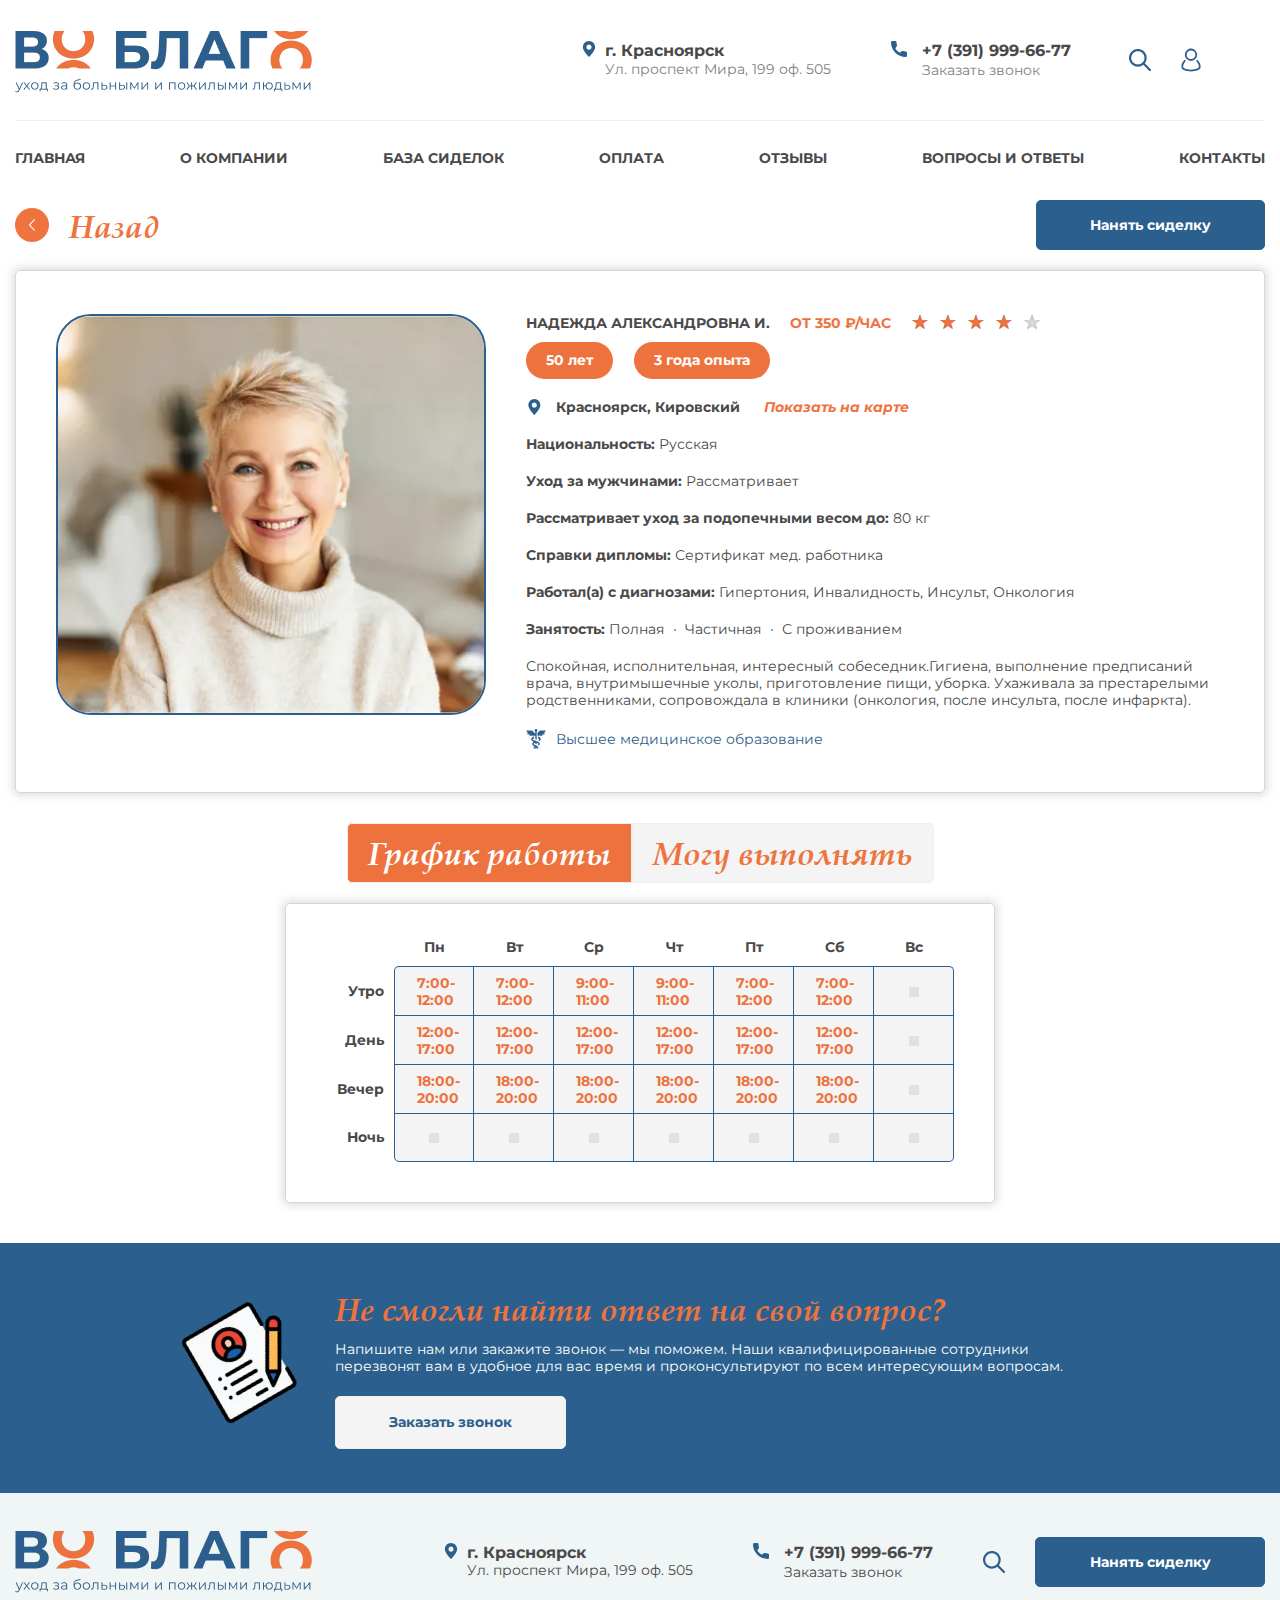
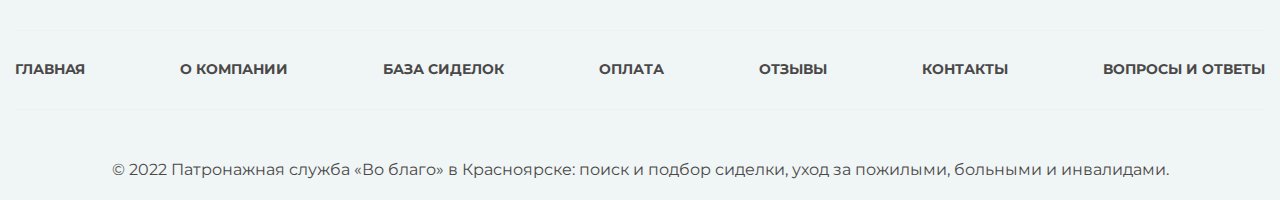
<file: blank.html>
<!DOCTYPE html>
<html lang="ru">

<head>
	<title>Анкета</title>
	<meta charset="UTF-8">
	<meta name="format-detection" content="telephone=no">
	<!-- <style>body{opacity: 0;}</style> -->
	<link rel="stylesheet" href="css/style.min.css?_v=20220601110044">
	<link rel="shortcut icon" href="favicon.ico">
	<!-- <meta name="robots" content="noindex, nofollow"> -->
	<meta name="viewport" content="width=device-width, initial-scale=1.0">
</head>

<body>
	<div class="wrapper">
		<header class="header">
			<div class="header__container">
				<div class="header__body">
					<button type="button" class="menu__icon icon-menu"><span></span>
						<div class="close">Закрыть</div>
					</button>
					<a href="index.html" class="header__logo">
						<picture><source srcset="img/header/logo.webp" type="image/webp"><img src="img/header/logo.png" alt="Логотип сайта"></picture>
					</a>
					<div class="header__feedback">
						<div class="header__adress">
							<img src="img/header/location.svg" alt="Адресс нашей компании">
							<p><span>г. Красноярск</span>Ул. проспект Мира, 199 оф. 505</p>
						</div>
						<div class="header__phone">
							<img src="img/header/phone.svg" alt="Телефон нашей компании">
							<p><a href="tel:+73919996677">+7 (391) 999-66-77</a><button class="js-open-modal" data-modal="2">Заказать звонок</button></p>
						</div>
					</div>
					<div class="header__box">
						<div class="header__search">
							<a href="#" class="js-open-modal" data-modal="1">
								<img src="img/header/search.svg" alt="Поиск наших услуг">
							</a>
						</div>
						<div class="header__user">
							<a href="#" class="js-open-modal" data-modal="4">
								<img src="img/header/user.svg" alt="Войдите в аккаунт">
							</a>
						</div>
					</div>
					<div class="header__button">
						<a href="#" class="button-dark-winter">Нанять сиделку</a>
					</div>
					<div class="header__menu menu">
						<nav class="menu__body">
							<ul class="menu__list">
								<li class="menu__item"><a href="index.html" class="menu__link">Главная</a></li>
								<li class="menu__item"><a href="about.html" class="menu__link">О компании</a></li>
								<li class="menu__item"><a href="base.html" class="menu__link">База сиделок</a></li>
								<li class="menu__item"><a href="payment.html" class="menu__link">Оплата</a></li>
								<li class="menu__item"><a href="reviews.html" class="menu__link">Отзывы</a></li>
								<li class="menu__item"><a href="question-answer.html" class="menu__link">Вопросы и ответы</a>
								</li>
								<li class="menu__item"><a href="contacts.html" class="menu__link">Контакты</a></li>
							</ul>
						</nav>
					</div>
				</div>
			</div>
		</header>
		<main class="page">
			<section class="blank">
				<div class="blank__container">
					<div class="blank__body">
						<div class="blank__menu">
							<a href="base.html" class="blank__back">
								<div class="blank__arrow">
									<img src="img/blank/arrow.svg" alt="Назад">
								</div>
								<span class="title">Назад</span>
							</a>
							<div class="blank__button">
								<button class="button-dark-winter">Нанять сиделку</button>
							</div>
						</div>
						<div class="blank__card">
							<div class="blank__image">
								<picture><source srcset="img/blank/avatar.webp" type="image/webp"><img src="img/blank/avatar.jpg" alt="Аватар"></picture>
							</div>
							<div class="blank__box">
								<div class="blank__inner">
									<div class="blank__image blank__image_m">
										<picture><source srcset="img/blank/avatar.webp" type="image/webp"><img src="img/blank/avatar.jpg" alt="Аватар"></picture>
									</div>
									<div class="blank__content">
										<div class="cards__name blank__name">
											<span>Надежда Александровна И.</span>
										</div>
										<div class="cards__price blank__price">
											<span>От 350 ₽/час</span>
										</div>
										<div class="cards__stars blank__stars">
											<div class="simple-rating">
												<div class="simple-rating__items">
													<input id="simple-rating__5" type="radio" class="simple-rating__item" name="simple-rating" value="5">
													<label for="simple-rating__5" class="simple-rating__label"></label>
													<input id="simple-rating__4" type="radio" class="simple-rating__item" checked name="simple-rating" value="4">
													<label for="simple-rating__4" class="simple-rating__label"></label>
													<input id="simple-rating__3" type="radio" class="simple-rating__item" name="simple-rating" value="3">
													<label for="simple-rating__3" class="simple-rating__label"></label>
													<input id="simple-rating__2" type="radio" class="simple-rating__item" name="simple-rating" value="2">
													<label for="simple-rating__2" class="simple-rating__label"></label>
													<input id="simple-rating__1" type="radio" class="simple-rating__item" name="simple-rating" value="1">
													<label for="simple-rating__1" class="simple-rating__label"></label>
												</div>
											</div>
										</div>
										<div class="cards__inner blank__block">
											<div class="cards__years blank__years">
												<span>50 лет</span>
											</div>
											<div class="cards__expirience blank__exp">
												<span>3 года опыта</span>
											</div>
										</div>
									</div>
								</div>
								<div class="blank__location">
									<img src="img/base/location.svg" alt="Локация">
									<span>Красноярск, Кировский</span>
									<a href="#">Показать на карте</a>
								</div>
								<div class="blank__nationality">
									<span class="subtitle">Национальность:</span>
									<span class="span-fw">Русская</span>
								</div>
								<div class="blank__man">
									<span class="subtitle">Уход за мужчинами:</span>
									<span class="span-fw">Рассматривает</span>
								</div>
								<div class="blank__weight">
									<span class="subtitle">Рассматривает уход за подопечными весом до:</span>
									<span class="span-fw">80 кг</span>
								</div>
								<div class="blank__reference">
									<span class="subtitle">Справки дипломы:</span>
									<span class="span-fw">Сертификат мед. работника</span>
								</div>
								<div class="blank__diagnosis">
									<span class="subtitle">Работал(а) с диагнозами:</span>
									<span class="span-fw">Гипертония, Инвалидность, Инсульт, Онкология</span>
								</div>
								<div class="blank__employ">
									<span class="subtitle">Занятость:</span>
									<span class="blank__employ_dot">Полная</span>
									<span class="blank__employ_dot">Частичная</span>
									<span>С проживанием</span>
								</div>
								<div class="cards__desc">
									<p>Спокойная, исполнительная, интересный собеседник.Гигиена, выполнение
										предписаний врача, внутримышечные уколы, приготовление пищи, уборка.
										Ухаживала за престарелыми родственниками, сопровождала в клиники
										(онкология,
										после инсульта, после инфаркта).</p>
								</div>
								<div class="cards__education">
									<a href="#">
										<img src="img/base/medical.svg" alt="Картинка">
										<span>Высшее медицинское образование</span>
									</a>
								</div>
							</div>
						</div>
					</div>
				</div>
			</section>
			<section class="chart">
				<div class="chart__container">
					<div class="chart__body">
						<div class="chart__buttons">
							<button class="box-one__title boxone chart-active title">
								График работы
							</button>
							<button class="box-two__title boxtwo title">
								Могу выполнять
							</button>
						</div>
						<div class="chart__inner-box-one chart-active">
							<div class="chart__box-one box-one ">
								<div class="box-one__cards">
									<div class="box-one__cards-block">
										<div class="box-one__row">
											<div class="box-one__column"></div>
											<div class="box-one__column box-one__column_day">Пн</div>
											<div class="box-one__column box-one__column_day">Вт</div>
											<div class="box-one__column box-one__column_day">Ср</div>
											<div class="box-one__column box-one__column_day">Чт</div>
											<div class="box-one__column box-one__column_day">Пт</div>
											<div class="box-one__column box-one__column_day">Сб</div>
											<div class="box-one__column box-one__column_day">Вс</div>
										</div>
										<div class="box-one__row">
											<div class="box-one__column box-one__column_time">Утро</div>
											<div class="box-one__column box-one__column_bg box-one__column_btl box-one__column_bl">
												7:00-12:00</div>
											<div class="box-one__column box-one__column_bg">7:00-12:00</div>
											<div class="box-one__column box-one__column_bg">9:00-11:00</div>
											<div class="box-one__column box-one__column_bg">9:00-11:00</div>
											<div class="box-one__column box-one__column_bg">7:00-12:00</div>
											<div class="box-one__column box-one__column_bg">7:00-12:00</div>
											<div class="box-one__column box-one__column_bg box-one__column_btr box-one__column_dot">
											</div>
										</div>
										<div class="box-one__row">
											<div class="box-one__column box-one__column_time">День</div>
											<div class="box-one__column box-one__column_bg box-one__column_bl">
												12:00-17:00
											</div>
											<div class="box-one__column box-one__column_bg">12:00-17:00</div>
											<div class="box-one__column box-one__column_bg">12:00-17:00</div>
											<div class="box-one__column box-one__column_bg">12:00-17:00</div>
											<div class="box-one__column box-one__column_bg">12:00-17:00</div>
											<div class="box-one__column box-one__column_bg">12:00-17:00</div>
											<div class="box-one__column box-one__column_bg box-one__column_dot"></div>
										</div>
										<div class="box-one__row">
											<div class="box-one__column box-one__column_time">Вечер</div>
											<div class="box-one__column box-one__column_bg box-one__column_bl">
												18:00-20:00
											</div>
											<div class="box-one__column box-one__column_bg">18:00-20:00</div>
											<div class="box-one__column box-one__column_bg">18:00-20:00</div>
											<div class="box-one__column box-one__column_bg">18:00-20:00</div>
											<div class="box-one__column box-one__column_bg">18:00-20:00</div>
											<div class="box-one__column box-one__column_bg">18:00-20:00</div>
											<div class="box-one__column box-one__column_bg box-one__column_dot"></div>
										</div>
										<div class="box-one__row">
											<div class="box-one__column box-one__column_time">Ночь</div>
											<div class="box-one__column box-one__column_bg box-one__column_bbl box-one__column_bb box-one__column_bl box-one__column_dot">
											</div>
											<div class="box-one__column box-one__column_bg box-one__column_bb box-one__column_dot">
											</div>
											<div class="box-one__column box-one__column_bg box-one__column_bb box-one__column_dot">
											</div>
											<div class="box-one__column box-one__column_bg box-one__column_bb box-one__column_dot">
											</div>
											<div class="box-one__column box-one__column_bg box-one__column_bb box-one__column_dot">
											</div>
											<div class="box-one__column box-one__column_bg box-one__column_bb box-one__column_dot">
											</div>
											<div class="box-one__column box-one__column_bg box-one__column_bb box-one__column_bbr box-one__column_dot">
											</div>
										</div>
									</div>
								</div>
							</div>
						</div>
						<div class="chart__inner-box-two">
							<div class="chart__box-two box-two">
								<div class="box-two__cards">
									<div class="box-two__cards-box">
										<div class="box-two__item"><span>Помощь при пользовании туалетной
												комнатой</span>
										</div>
										<div class="box-two__item"><span>Уход за поверхностью тела</span></div>
										<div class="box-two__item"><span>Поднятие и передвижение пациента</span></div>
										<div class="box-two__item"><span>Помощь при использовании суден</span></div>
										<div class="box-two__item"><span>Помощь послеоперационным больным</span></div>
										<div class="box-two__item"><span>Сопровождение пациента</span></div>
										<div class="box-two__item"><span>Стирка и глажка одежды</span></div>
										<div class="box-two__item"><span>Уборка в доме</span></div>
										<div class="box-two__item"><span>Приготовление пищи</span></div>
										<div class="box-two__item"><span>Покупка продуктов</span></div>
										<div class="box-two__item"><span>Поддержание порядка</span></div>
										<div class="box-two__item"><span>Уколы</span></div>
										<div class="box-two__item"><span>Помощь при пользовании туалетной
												комнатой</span>
										</div>
										<div class="box-two__item"><span>Уход за поверхностью тела</span></div>
										<div class="box-two__item"><span>Поднятие и передвижение пациента</span></div>
										<div class="box-two__item"><span>Помощь при использовании суден</span></div>
										<div class="box-two__item"><span>Помощь послеоперационным больным</span></div>
										<div class="box-two__item"><span>Сопровождение пациента</span></div>
										<div class="box-two__item"><span>Стирка и глажка одежды</span></div>
										<div class="box-two__item"><span>Уборка в доме</span></div>
										<div class="box-two__item"><span>Приготовление пищи</span></div>
										<div class="box-two__item"><span>Покупка продуктов</span></div>
										<div class="box-two__item"><span>Поддержание порядка</span></div>
										<div class="box-two__item"><span>Уколы</span></div>
									</div>
								</div>
							</div>
						</div>

					</div>
				</div>
			</section>
			<section class="feedback">
				<div class="feedback__container">
					<div class="feedback__body">
						<div class="feedback__image">
							<picture><source srcset="img/feedback/1.webp" type="image/webp"><img src="img/feedback/1.png" alt="Напишите нам"></picture>
						</div>
						<div class="feedback__content">
							<div class="feedback__title title">
								<h2>Не смогли найти ответ на свой вопрос?</h2>
							</div>
							<div class="feedback__text">
								<p>Напишите нам или закажите звонок — мы поможем. Наши квалифицированные сотрудники
									перезвонят вам в удобное для вас время и проконсультируют по всем интересующим
									вопросам.</p>
							</div>
							<div class="feedback__button">
								<a href="#" class="js-open-modal" data-modal="2">Заказать звонок</a>
							</div>
						</div>
					</div>
				</div>
			</section>
		</main>
		<footer class="footer">
			<div class="footer__container">
				<div class="footer__body">
					<div class="footer__top">
						<a href="index.html" class="footer__logo">
							<picture><source srcset="img/header/logo.webp" type="image/webp"><img src="img/header/logo.png" alt="Логотип сайты"></picture>
						</a>
						<div class="footer__feedback">
							<div class="header__adress footer__adress">
								<img src="img/header/location.svg" alt="Адресс нашей компании">
								<p><span>г. Красноярск</span>Ул. проспект Мира, 199 оф. 505</p>
							</div>
							<div class="header__phone">
								<img src="img/header/phone.svg" alt="Телефон нашей компании">
								<p><a href="tel:+73919996677">+7 (391)
										999-66-77</a><button class="js-open-modal" data-modal="2">Заказать звонок</button></p>
							</div>
						</div>
						<div class="footer__search">
							<a href="#" class="js-open-modal" data-modal="1">
								<img src="img/header/search.svg" alt="Поиск наших услуг">
							</a>
						</div>
						<div class="footer__button">
							<a href="#" class="button-dark-winter">Нанять сиделку</a>
						</div>
					</div>
					<div class="footer__middle">
						<nav class="footer__menu">
							<ul class="footer__list">
								<li class="footer__item"><a href="index.html" class="footer__link">Главная</a></li>
								<li class="footer__item"><a href="about.html" class="footer__link">О компании</a></li>
								<li class="footer__item"><a href="base.html" class="footer__link">База сиделок</a></li>
								<li class="footer__item"><a href="payment.html" class="footer__link">Оплата</a></li>
								<li class="footer__item"><a href="reviews.html" class="footer__link">Отзывы</a></li>
								<li class="footer__item footer__item_m"><a href="question-answer.html" class="footer__link">Вопросы и ответы</a>
								</li>
								<li class="footer__item "><a href="contacts.html" class="footer__link">Контакты</a></li>
							</ul>
						</nav>
					</div>
					<div class="footer__bottom">
						<p>© 2022 Патронажная служба «Во благо» в Красноярске: поиск и подбор сиделки, уход за пожилыми,
							больными и инвалидами.</p>
					</div>
				</div>
			</div>
		</footer>
	</div>
	<!-- search -->
	<div class="modal modal-search" data-modal="1">
		<div class="search__container">
			<div class="search__body">
				<div class="search__input">
					<input type="text" placeholder="Напишите, что хотите найти..">
				</div>
			</div>
		</div>
	</div>




	<div class="modal modal-call" data-modal="2">
		<div class="call__body">
			<div class="call__title title">
				<h4>Заказать звонок</h4>
			</div>
			<div class="call__form">
				<div class="call__item">
					<span>ФИО</span>
					<input type="text" placeholder="Иванов Иван Иванович">
				</div>
				<div class="call__item">
					<span>Телефон</span>
					<input type="text" class="tel" placeholder="+7 (999) 555-77-32">
				</div>
				<div class="call__radio">
					<div class="options__item">
						<input id="yes" checked type="radio" value="yes" name="yesorno" class="options__input">
						<label for="yes" class="options__label"></label>
					</div>
					<span>Я даю согласие на обработку <a href="#">персональных данных</a></span>
				</div>
			</div>
			<div class="call__buttons">
				<button class="call__send js-open-modal" data-modal="3">
					<span>Отправить</span>
					<svg width="18" height="19" viewBox="0 0 18 19" fill="none" xmlns="http://www.w3.org/2000/svg">
						<g clip-path="url(#clip0_123_2630)">
							<path d="M11.9336 9.59224L18.0018 13.4285V5.59399L11.9336 9.59224Z" />
							<path d="M0 5.59399V13.4285L6.06825 9.59224L0 5.59399Z" />
							<path d="M16.8764 3.3125H1.12641C0.565031 3.3125 0.119531 3.731 0.0351562 4.26988L9.00141 10.1773L17.9677 4.26988C17.8833 3.731 17.4378 3.3125 16.8764 3.3125Z" />
							<path d="M10.9004 10.2718L9.30853 11.3203C9.21403 11.3821 9.10716 11.4125 8.99916 11.4125C8.89116 11.4125 8.78428 11.3821 8.68978 11.3203L7.09791 10.2706L0.0351562 14.738C0.121781 15.2724 0.565031 15.6875 1.12416 15.6875H16.8742C17.4333 15.6875 17.8765 15.2724 17.9632 14.738L10.9004 10.2718Z" />
						</g>
						<defs>
							<clipPath id="clip0_123_2630">
								<rect width="18" height="18" transform="translate(0 0.5)" />
							</clipPath>
						</defs>
					</svg>
				</button>
				<button class="call__cancel js-modal-close">
					<span>Отмена</span>
					<svg width="18" height="19" viewBox="0 0 18 19" fill="none" xmlns="http://www.w3.org/2000/svg">
						<g clip-path="url(#clip0_123_2646)">
							<path d="M17.1209 0.500019C17.2948 0.499987 17.4647 0.551516 17.6093 0.648088C17.7539 0.744663 17.8666 0.881941 17.9331 1.04256C17.9996 1.20318 18.017 1.37992 17.9831 1.55044C17.9492 1.72095 17.8654 1.87757 17.7425 2.00049L1.50029 18.2427C1.33545 18.4075 1.11186 18.5001 0.878731 18.5001C0.645599 18.5001 0.422018 18.4075 0.257168 18.2427C0.0923195 18.0778 -0.000291824 17.8542 -0.000291824 17.6211C-0.000291824 17.388 0.0923195 17.1644 0.257168 16.9995L16.4994 0.757364C16.5809 0.675646 16.6778 0.610844 16.7845 0.566681C16.8911 0.522518 17.0055 0.499865 17.1209 0.500019Z" />
							<path d="M0.878788 0.500019C0.994236 0.499865 1.10858 0.522518 1.21524 0.566681C1.32191 0.610844 1.4188 0.675646 1.50035 0.757364L17.7425 16.9995C17.9074 17.1644 18 17.388 18 17.6211C18 17.8542 17.9074 18.0778 17.7425 18.2427C17.5777 18.4075 17.3541 18.5001 17.121 18.5001C16.8878 18.5001 16.6643 18.4075 16.4994 18.2427L0.257227 2.00049C0.134275 1.87757 0.0505409 1.72095 0.0166149 1.55044C-0.0173111 1.37992 9.53674e-05 1.20318 0.0666313 1.04256C0.133167 0.881941 0.245844 0.744663 0.390409 0.648088C0.534975 0.551516 0.704933 0.499987 0.878788 0.500019Z" />
						</g>
						<defs>
							<clipPath id="clip0_123_2646">
								<rect width="18" height="18" transform="translate(18 18.5) rotate(-180)" />
							</clipPath>
						</defs>
					</svg>

				</button>
			</div>
		</div>
	</div>




	<div class="modal modal-thanks" data-modal="3">
		<div class="thanks__body">
			<div class="thanks__title title">
				<h3>Спасибо! Мы перезвоним Вам!</h3>
			</div>
			<div class="thanks__text">
				<p>Обратный звонок осуществляется в течении 1 часа</p>
			</div>
			<div class="thanks__button">
				<button class="thanks__button_m js-modal-close">
					<span>Закрыть</span>
					<svg width="18" height="19" viewBox="0 0 18 19" fill="none" xmlns="http://www.w3.org/2000/svg">
						<g clip-path="url(#clip0_123_26465)">
							<path d="M17.1209 0.500019C17.2948 0.499987 17.4647 0.551516 17.6093 0.648088C17.7539 0.744663 17.8666 0.881941 17.9331 1.04256C17.9996 1.20318 18.017 1.37992 17.9831 1.55044C17.9492 1.72095 17.8654 1.87757 17.7425 2.00049L1.50029 18.2427C1.33545 18.4075 1.11186 18.5001 0.878731 18.5001C0.645599 18.5001 0.422018 18.4075 0.257168 18.2427C0.0923195 18.0778 -0.000291824 17.8542 -0.000291824 17.6211C-0.000291824 17.388 0.0923195 17.1644 0.257168 16.9995L16.4994 0.757364C16.5809 0.675646 16.6778 0.610844 16.7845 0.566681C16.8911 0.522518 17.0055 0.499865 17.1209 0.500019Z" />
							<path d="M0.878788 0.500019C0.994236 0.499865 1.10858 0.522518 1.21524 0.566681C1.32191 0.610844 1.4188 0.675646 1.50035 0.757364L17.7425 16.9995C17.9074 17.1644 18 17.388 18 17.6211C18 17.8542 17.9074 18.0778 17.7425 18.2427C17.5777 18.4075 17.3541 18.5001 17.121 18.5001C16.8878 18.5001 16.6643 18.4075 16.4994 18.2427L0.257227 2.00049C0.134275 1.87757 0.0505409 1.72095 0.0166149 1.55044C-0.0173111 1.37992 9.53674e-05 1.20318 0.0666313 1.04256C0.133167 0.881941 0.245844 0.744663 0.390409 0.648088C0.534975 0.551516 0.704933 0.499987 0.878788 0.500019Z" />
						</g>
						<defs>
							<clipPath id="clip0_123_26465">
								<rect width="18" height="18" transform="translate(18 18.5) rotate(-180)" />
							</clipPath>
						</defs>
					</svg>
				</button>
			</div>
		</div>
	</div>

	<div class="modal modal-user" data-modal="4">
		<div class="user__body">
			<div class="user__title title">
				<h4>Вам необходимо зарегистрироваться приобрести премиум аккаунт</h4>
			</div>
			<div class="user__text">
				<p>Чтобы нанять сиделку и видеть их контакты, Вам необходим премиум аккаунт</p>
			</div>
			<div class="call__buttons">
				<button class="call__send js-open-modal" data-modal="5">
					<span>Регистрация</span>
					<svg width="29" height="29" viewBox="0 0 29 29" fill="none" xmlns="http://www.w3.org/2000/svg">
						<path d="M21.2702 14.6585C21.189 14.5755 21.0921 14.5095 20.9851 14.4644C20.8781 14.4192 20.7632 14.3958 20.6471 14.3955C20.531 14.3951 20.416 14.4179 20.3087 14.4625C20.2015 14.5071 20.1043 14.5726 20.0226 14.6552C19.9409 14.7377 19.8765 14.8357 19.8331 14.9434C19.7897 15.0511 19.7682 15.1664 19.7698 15.2825C19.7714 15.3986 19.7961 15.5132 19.8424 15.6197C19.8888 15.7262 19.9559 15.8223 20.0398 15.9026C20.7821 16.6331 21.3711 17.5045 21.7721 18.4657C22.1731 19.4269 22.3781 20.4585 22.375 21.5C22.375 22.5702 19.3074 24.125 14.5 24.125C9.69271 24.125 6.62504 22.5694 6.62504 21.4982C6.6221 20.4639 6.82434 19.4393 7.22007 18.4836C7.61581 17.528 8.19716 16.6603 8.93049 15.9309C9.01344 15.85 9.0795 15.7535 9.12484 15.6469C9.17019 15.5403 9.19391 15.4258 9.19465 15.3099C9.19538 15.1941 9.17311 15.0793 9.12912 14.9721C9.08513 14.8649 9.02029 14.7676 8.93838 14.6857C8.85647 14.6037 8.75911 14.5389 8.65195 14.4949C8.54479 14.4509 8.42996 14.4287 8.31412 14.4294C8.19828 14.4301 8.08374 14.4539 7.97715 14.4992C7.87055 14.5445 7.77402 14.6106 7.69316 14.6936C6.79665 15.5853 6.08596 16.6461 5.60222 17.8145C5.11849 18.9828 4.87132 20.2355 4.87504 21.5C4.87504 24.3417 9.83367 25.875 14.5 25.875C19.1664 25.875 24.125 24.3417 24.125 21.5C24.1289 20.227 23.8784 18.966 23.3881 17.7911C22.8979 16.6163 22.1778 15.5512 21.2702 14.6585Z" />
						<path d="M14.5 15.375C15.7114 15.375 16.8956 15.0158 17.9029 14.3428C18.9101 13.6697 19.6952 12.7131 20.1588 11.5939C20.6224 10.4747 20.7436 9.24321 20.5073 8.05507C20.271 6.86694 19.6876 5.77557 18.831 4.91897C17.9744 4.06238 16.8831 3.47903 15.6949 3.24269C14.5068 3.00636 13.2753 3.12765 12.1561 3.59124C11.0369 4.05483 10.0803 4.83988 9.40725 5.84713C8.73422 6.85438 8.375 8.03859 8.375 9.25C8.37688 10.8739 9.02279 12.4307 10.171 13.579C11.3193 14.7272 12.8761 15.3731 14.5 15.375ZM14.5 4.875C15.3653 4.875 16.2112 5.13159 16.9306 5.61232C17.6501 6.09305 18.2108 6.77634 18.542 7.57576C18.8731 8.37519 18.9597 9.25485 18.7909 10.1035C18.6221 10.9522 18.2054 11.7317 17.5936 12.3436C16.9817 12.9554 16.2022 13.3721 15.3535 13.5409C14.5049 13.7097 13.6252 13.6231 12.8258 13.292C12.0263 12.9608 11.3431 12.4001 10.8623 11.6806C10.3816 10.9612 10.125 10.1153 10.125 9.25C10.1264 8.0901 10.5877 6.97809 11.4079 6.15792C12.2281 5.33774 13.3401 4.87637 14.5 4.875Z" />
					</svg>

				</button>
				<button class="call__cancel js-modal-close">
					<span>Закрыть</span>
					<svg width="18" height="19" viewBox="0 0 18 19" fill="none" xmlns="http://www.w3.org/2000/svg">
						<g clip-path="url(#clip0_123_26466)">
							<path d="M17.1209 0.500019C17.2948 0.499987 17.4647 0.551516 17.6093 0.648088C17.7539 0.744663 17.8666 0.881941 17.9331 1.04256C17.9996 1.20318 18.017 1.37992 17.9831 1.55044C17.9492 1.72095 17.8654 1.87757 17.7425 2.00049L1.50029 18.2427C1.33545 18.4075 1.11186 18.5001 0.878731 18.5001C0.645599 18.5001 0.422018 18.4075 0.257168 18.2427C0.0923195 18.0778 -0.000291824 17.8542 -0.000291824 17.6211C-0.000291824 17.388 0.0923195 17.1644 0.257168 16.9995L16.4994 0.757364C16.5809 0.675646 16.6778 0.610844 16.7845 0.566681C16.8911 0.522518 17.0055 0.499865 17.1209 0.500019Z" />
							<path d="M0.878788 0.500019C0.994236 0.499865 1.10858 0.522518 1.21524 0.566681C1.32191 0.610844 1.4188 0.675646 1.50035 0.757364L17.7425 16.9995C17.9074 17.1644 18 17.388 18 17.6211C18 17.8542 17.9074 18.0778 17.7425 18.2427C17.5777 18.4075 17.3541 18.5001 17.121 18.5001C16.8878 18.5001 16.6643 18.4075 16.4994 18.2427L0.257227 2.00049C0.134275 1.87757 0.0505409 1.72095 0.0166149 1.55044C-0.0173111 1.37992 9.53674e-05 1.20318 0.0666313 1.04256C0.133167 0.881941 0.245844 0.744663 0.390409 0.648088C0.534975 0.551516 0.704933 0.499987 0.878788 0.500019Z" />
						</g>
						<defs>
							<clipPath id="clip0_123_26466">
								<rect width="18" height="18" transform="translate(18 18.5) rotate(-180)" />
							</clipPath>
						</defs>
					</svg>
				</button>
			</div>
		</div>
	</div>

	<div class="modal modal-reg" data-modal="5">
		<div class="tabs">
			<div class="tabs__nav">
				<button class="tabs__btn tabs__btn_active">Вход</button>
				<button class="tabs__btn">Регистрация</button>
			</div>
			<div class="tabs__content">
				<div class="tabs__pane tabs__pane_show">
					<div class="entry">
						<div class="entry__body">
							<div class="entry__box">
								<div class="entry__item entry__item_m">
									<div class="entry__name">
										<span>Почта</span>
									</div>
									<input type="text" placeholder="mail@mail.ru">
								</div>
								<div class="entry__item entry__item_mm">
									<div class="entry__name">
										<span>Пароль</span>
									</div>
									<input type="password" class="entry__err" placeholder="**********">
								</div>
								<div class="entry__saveme">
									<div class="options__item">
										<input id="ye" checked type="radio" value="yes" name="yes" class="options__input">
										<label for="ye" class="options__label">Запомнить меня</label>
									</div>
									<a href="#">Забыли пароль?</a>
								</div>
								<div class="call__buttons">
									<button class="call__send js-open-modal" data-modal="3">
										<span>Отправить</span>
										<svg width="18" height="19" viewBox="0 0 18 19" fill="none" xmlns="http://www.w3.org/2000/svg">
											<g clip-path="url(#clip0_123)">
												<path d="M11.9336 9.59224L18.0018 13.4285V5.59399L11.9336 9.59224Z" />
												<path d="M0 5.59399V13.4285L6.06825 9.59224L0 5.59399Z" />
												<path d="M16.8764 3.3125H1.12641C0.565031 3.3125 0.119531 3.731 0.0351562 4.26988L9.00141 10.1773L17.9677 4.26988C17.8833 3.731 17.4378 3.3125 16.8764 3.3125Z" />
												<path d="M10.9004 10.2718L9.30853 11.3203C9.21403 11.3821 9.10716 11.4125 8.99916 11.4125C8.89116 11.4125 8.78428 11.3821 8.68978 11.3203L7.09791 10.2706L0.0351562 14.738C0.121781 15.2724 0.565031 15.6875 1.12416 15.6875H16.8742C17.4333 15.6875 17.8765 15.2724 17.9632 14.738L10.9004 10.2718Z" />
											</g>
											<defs>
												<clipPath id="clip0_123">
													<rect width="18" height="18" transform="translate(0 0.5)" />
												</clipPath>
											</defs>
										</svg>
									</button>
									<button class="call__cancel js-modal-close">
										<span>Отмена</span>
										<svg width="18" height="19" viewBox="0 0 18 19" fill="none" xmlns="http://www.w3.org/2000/svg">
											<g clip-path="url(#clip0_12)">
												<path d="M17.1209 0.500019C17.2948 0.499987 17.4647 0.551516 17.6093 0.648088C17.7539 0.744663 17.8666 0.881941 17.9331 1.04256C17.9996 1.20318 18.017 1.37992 17.9831 1.55044C17.9492 1.72095 17.8654 1.87757 17.7425 2.00049L1.50029 18.2427C1.33545 18.4075 1.11186 18.5001 0.878731 18.5001C0.645599 18.5001 0.422018 18.4075 0.257168 18.2427C0.0923195 18.0778 -0.000291824 17.8542 -0.000291824 17.6211C-0.000291824 17.388 0.0923195 17.1644 0.257168 16.9995L16.4994 0.757364C16.5809 0.675646 16.6778 0.610844 16.7845 0.566681C16.8911 0.522518 17.0055 0.499865 17.1209 0.500019Z" />
												<path d="M0.878788 0.500019C0.994236 0.499865 1.10858 0.522518 1.21524 0.566681C1.32191 0.610844 1.4188 0.675646 1.50035 0.757364L17.7425 16.9995C17.9074 17.1644 18 17.388 18 17.6211C18 17.8542 17.9074 18.0778 17.7425 18.2427C17.5777 18.4075 17.3541 18.5001 17.121 18.5001C16.8878 18.5001 16.6643 18.4075 16.4994 18.2427L0.257227 2.00049C0.134275 1.87757 0.0505409 1.72095 0.0166149 1.55044C-0.0173111 1.37992 9.53674e-05 1.20318 0.0666313 1.04256C0.133167 0.881941 0.245844 0.744663 0.390409 0.648088C0.534975 0.551516 0.704933 0.499987 0.878788 0.500019Z" />
											</g>
											<defs>
												<clipPath id="clip0_126">
													<rect width="18" height="18" transform="translate(18 18.5) rotate(-180)" />
												</clipPath>
											</defs>
										</svg>

									</button>
								</div>
								<div class="entry__error">
									<div class="entry__text">
										<span>Введен неверный логин или пароль. Повторите попытку.</span>
									</div>
									<div class="entry__image">
										<img src="img/modal/error.svg" alt="Ошибка">
									</div>
								</div>
							</div>
						</div>
					</div>
				</div>
				<div class="tabs__pane">
					<div class="reg__body">
						<div class="reg__text reg__text-two reg-text-activ">
							<p>Чтобы нанять сиделку и/или видеть их контакты, Вам необходимо подключить премиум аккаунт в
								личном кабинете</p>
						</div>
						<div class="reg__text reg__text-one">
							<p>Для публикации Вашей анкеты на сайте необходимо отредактировать её в личном кабинете и
								приобрести премиум аккаунт</p>
						</div>
						<div class="reg__box">
							<div class="reg__item">
								<div class="reg__name">
									<span>Почта</span>
								</div>
								<div class="reg__input">
									<input type="text" placeholder="mail@mail.ru">
								</div>
							</div>
							<div class="reg__item">
								<div class="reg__name">
									<span>Пароль</span>
								</div>
								<div class="reg__input">
									<input type="text" placeholder="**********">
								</div>
							</div>
							<div class="reg__item">
								<div class="reg__name">
									<span>Повторите пароль</span>
								</div>
								<div class="reg__input reg__warning">
									<input type="text" placeholder="***">
									<img class="reg__warning-btn" src="img/modal/closeReg.svg" alt="">
								</div>
								<div class="reg__warning">
									<p>Введено неверное значение</p>
								</div>
							</div>
							<div class="reg__buttons">
								<button class="reg__btn reg__btn-two">Ищу работу</button>
								<button class="reg__btn reg__btn-one reg-btn-activ">Ищу сиделку</button>
							</div>
							<div class="reg-call__buttons">
								<button class="reg__send js-open-modal" data-modal="5">
									<span>Регистрация</span>
									<svg width="29" height="29" viewBox="0 0 29 29" fill="none" xmlns="http://www.w3.org/2000/svg">
										<path d="M21.2702 14.6585C21.189 14.5755 21.0921 14.5095 20.9851 14.4644C20.8781 14.4192 20.7632 14.3958 20.6471 14.3955C20.531 14.3951 20.416 14.4179 20.3087 14.4625C20.2015 14.5071 20.1043 14.5726 20.0226 14.6552C19.9409 14.7377 19.8765 14.8357 19.8331 14.9434C19.7897 15.0511 19.7682 15.1664 19.7698 15.2825C19.7714 15.3986 19.7961 15.5132 19.8424 15.6197C19.8888 15.7262 19.9559 15.8223 20.0398 15.9026C20.7821 16.6331 21.3711 17.5045 21.7721 18.4657C22.1731 19.4269 22.3781 20.4585 22.375 21.5C22.375 22.5702 19.3074 24.125 14.5 24.125C9.69271 24.125 6.62504 22.5694 6.62504 21.4982C6.6221 20.4639 6.82434 19.4393 7.22007 18.4836C7.61581 17.528 8.19716 16.6603 8.93049 15.9309C9.01344 15.85 9.0795 15.7535 9.12484 15.6469C9.17019 15.5403 9.19391 15.4258 9.19465 15.3099C9.19538 15.1941 9.17311 15.0793 9.12912 14.9721C9.08513 14.8649 9.02029 14.7676 8.93838 14.6857C8.85647 14.6037 8.75911 14.5389 8.65195 14.4949C8.54479 14.4509 8.42996 14.4287 8.31412 14.4294C8.19828 14.4301 8.08374 14.4539 7.97715 14.4992C7.87055 14.5445 7.77402 14.6106 7.69316 14.6936C6.79665 15.5853 6.08596 16.6461 5.60222 17.8145C5.11849 18.9828 4.87132 20.2355 4.87504 21.5C4.87504 24.3417 9.83367 25.875 14.5 25.875C19.1664 25.875 24.125 24.3417 24.125 21.5C24.1289 20.227 23.8784 18.966 23.3881 17.7911C22.8979 16.6163 22.1778 15.5512 21.2702 14.6585Z" />
										<path d="M14.5 15.375C15.7114 15.375 16.8956 15.0158 17.9029 14.3428C18.9101 13.6697 19.6952 12.7131 20.1588 11.5939C20.6224 10.4747 20.7436 9.24321 20.5073 8.05507C20.271 6.86694 19.6876 5.77557 18.831 4.91897C17.9744 4.06238 16.8831 3.47903 15.6949 3.24269C14.5068 3.00636 13.2753 3.12765 12.1561 3.59124C11.0369 4.05483 10.0803 4.83988 9.40725 5.84713C8.73422 6.85438 8.375 8.03859 8.375 9.25C8.37688 10.8739 9.02279 12.4307 10.171 13.579C11.3193 14.7272 12.8761 15.3731 14.5 15.375ZM14.5 4.875C15.3653 4.875 16.2112 5.13159 16.9306 5.61232C17.6501 6.09305 18.2108 6.77634 18.542 7.57576C18.8731 8.37519 18.9597 9.25485 18.7909 10.1035C18.6221 10.9522 18.2054 11.7317 17.5936 12.3436C16.9817 12.9554 16.2022 13.3721 15.3535 13.5409C14.5049 13.7097 13.6252 13.6231 12.8258 13.292C12.0263 12.9608 11.3431 12.4001 10.8623 11.6806C10.3816 10.9612 10.125 10.1153 10.125 9.25C10.1264 8.0901 10.5877 6.97809 11.4079 6.15792C12.2281 5.33774 13.3401 4.87637 14.5 4.875Z" />
									</svg>

								</button>
								<button class="reg__cancel js-modal-close">
									<span>Закрыть</span>
									<svg width="18" height="19" viewBox="0 0 18 19" fill="none" xmlns="http://www.w3.org/2000/svg">
										<g clip-path="url(#clip0_123_26)">
											<path d="M17.1209 0.500019C17.2948 0.499987 17.4647 0.551516 17.6093 0.648088C17.7539 0.744663 17.8666 0.881941 17.9331 1.04256C17.9996 1.20318 18.017 1.37992 17.9831 1.55044C17.9492 1.72095 17.8654 1.87757 17.7425 2.00049L1.50029 18.2427C1.33545 18.4075 1.11186 18.5001 0.878731 18.5001C0.645599 18.5001 0.422018 18.4075 0.257168 18.2427C0.0923195 18.0778 -0.000291824 17.8542 -0.000291824 17.6211C-0.000291824 17.388 0.0923195 17.1644 0.257168 16.9995L16.4994 0.757364C16.5809 0.675646 16.6778 0.610844 16.7845 0.566681C16.8911 0.522518 17.0055 0.499865 17.1209 0.500019Z" />
											<path d="M0.878788 0.500019C0.994236 0.499865 1.10858 0.522518 1.21524 0.566681C1.32191 0.610844 1.4188 0.675646 1.50035 0.757364L17.7425 16.9995C17.9074 17.1644 18 17.388 18 17.6211C18 17.8542 17.9074 18.0778 17.7425 18.2427C17.5777 18.4075 17.3541 18.5001 17.121 18.5001C16.8878 18.5001 16.6643 18.4075 16.4994 18.2427L0.257227 2.00049C0.134275 1.87757 0.0505409 1.72095 0.0166149 1.55044C-0.0173111 1.37992 9.53674e-05 1.20318 0.0666313 1.04256C0.133167 0.881941 0.245844 0.744663 0.390409 0.648088C0.534975 0.551516 0.704933 0.499987 0.878788 0.500019Z" />
										</g>
										<defs>
											<clipPath id="clip0_123_26">
												<rect width="18" height="18" transform="translate(18 18.5) rotate(-180)" />
											</clipPath>
										</defs>
									</svg>
								</button>
							</div>
						</div>
					</div>
				</div>
			</div>
		</div>
	</div>






































	<div class="overlay js-overlay-modal"></div>
	<script src="js/app.min.js?_v=20220601110044"></script>
</body>

</html>
</file>
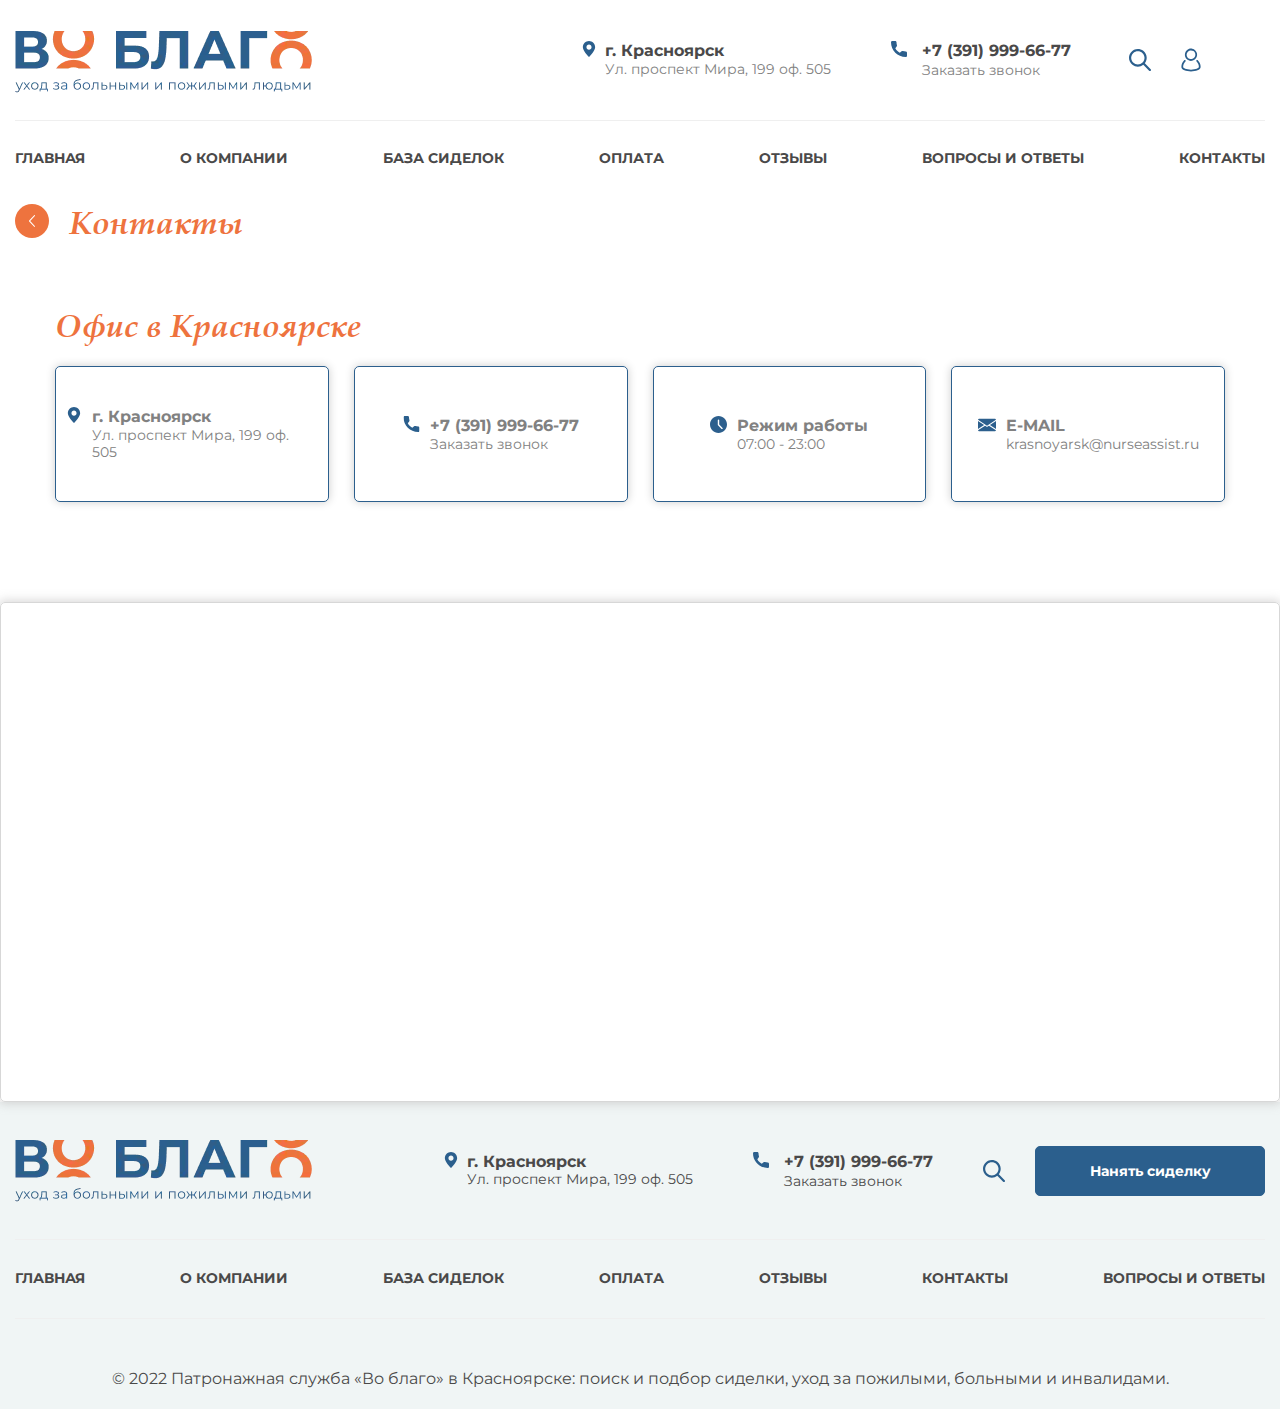
<file: contacts.html>
<!DOCTYPE html>
<html lang="ru">

<head>
	<title>Контакты</title>
	<meta charset="UTF-8">
	<meta name="format-detection" content="telephone=no">
	<!-- <style>body{opacity: 0;}</style> -->
	<link rel="stylesheet" href="css/style.min.css?_v=20220601110044">
	<link rel="shortcut icon" href="favicon.ico">
	<!-- <meta name="robots" content="noindex, nofollow"> -->
	<meta name="viewport" content="width=device-width, initial-scale=1.0">
</head>

<body>
	<div class="wrapper">
		<header class="header">
			<div class="header__container">
				<div class="header__body">
					<button type="button" class="menu__icon icon-menu"><span></span>
						<div class="close">Закрыть</div>
					</button>
					<a href="index.html" class="header__logo">
						<picture><source srcset="img/header/logo.webp" type="image/webp"><img src="img/header/logo.png" alt="Логотип сайта"></picture>
					</a>
					<div class="header__feedback">
						<div class="header__adress">
							<img src="img/header/location.svg" alt="Адресс нашей компании">
							<p><span>г. Красноярск</span>Ул. проспект Мира, 199 оф. 505</p>
						</div>
						<div class="header__phone">
							<img src="img/header/phone.svg" alt="Телефон нашей компании">
							<p><a href="tel:+73919996677">+7 (391) 999-66-77</a><button class="js-open-modal" data-modal="2">Заказать звонок</button></p>
						</div>
					</div>
					<div class="header__box">
						<div class="header__search">
							<a href="#" class="js-open-modal" data-modal="1">
								<img src="img/header/search.svg" alt="Поиск наших услуг">
							</a>
						</div>
						<div class="header__user">
							<a href="#" class="js-open-modal" data-modal="4">
								<img src="img/header/user.svg" alt="Войдите в аккаунт">
							</a>
						</div>
					</div>
					<div class="header__button">
						<a href="#" class="button-dark-winter">Нанять сиделку</a>
					</div>
					<div class="header__menu menu">
						<nav class="menu__body">
							<ul class="menu__list">
								<li class="menu__item"><a href="index.html" class="menu__link">Главная</a></li>
								<li class="menu__item"><a href="about.html" class="menu__link">О компании</a></li>
								<li class="menu__item"><a href="base.html" class="menu__link">База сиделок</a></li>
								<li class="menu__item"><a href="payment.html" class="menu__link">Оплата</a></li>
								<li class="menu__item"><a href="reviews.html" class="menu__link">Отзывы</a></li>
								<li class="menu__item"><a href="question-answer.html" class="menu__link">Вопросы и ответы</a>
								</li>
								<li class="menu__item"><a href="contacts.html" class="menu__link">Контакты</a></li>
							</ul>
						</nav>
					</div>
				</div>
			</div>
		</header>
		<main class="page">
			<section class="payment-btn">
				<div class="payment-btn__container">
					<div class="payment-btn__body">
						<div class="blank__menu">
							<a href="#" class="blank__back">
								<div class="blank__arrow">
									<img src="img/blank/arrow.svg" alt="Назад">
								</div>
								<span class="title">Контакты</span>
							</a>
						</div>
					</div>
				</div>
			</section>
			<section class="contacts">
				<div class="contacts__container">
					<div class="contacts__body">
						<div class="contacts__title title">
							<h2>Офис в Красноярске</h2>
						</div>
						<div class="contacts__cards">
							<div class="contacts__item">
								<div class="contacts__inner">
									<img src="img/contacts/location.svg" alt="Адресс">
									<div class="contacts__box">
										<span class="contacts__box_m">г. Красноярск</span>
										<span>Ул. проспект Мира, 199 оф. 505</span>
									</div>
								</div>
							</div>
							<div class="contacts__item">
								<div class="contacts__inner">
									<img src="img/contacts/phone.svg" alt="Адресс">
									<div class="contacts__box">
										<span class="contacts__box_m"><a href="tel:73919996677">+7 (391)
												999-66-77</a></span>
										<button class="js-open-modal" data-modal="2">Заказать звонок</button>
									</div>
								</div>
							</div>
							<div class="contacts__item">
								<div class="contacts__inner">
									<img src="img/contacts/time.svg" alt="Адресс">
									<div class="contacts__box">
										<span class="contacts__box_m">Режим работы</span>
										<span>07:00 - 23:00</span>
									</div>
								</div>
							</div>
							<div class="contacts__item">
								<div class="contacts__inner">
									<img src="img/contacts/mail.svg" alt="Адресс">
									<div class="contacts__box">
										<span class="contacts__box_m">E-MAIL</span>
										<span><a href="mailto:krasnoyarsk@nurseassist.ru">krasnoyarsk@nurseassist.ru</a></span>
									</div>
								</div>
							</div>

						</div>
					</div>
				</div>
			</section>
			<section class="map">
				<div class="map__body">
					<iframe src="https://yandex.ru/map-widget/v1/-/CCUJiWSv2D" allowfullscreen="true"></iframe>
				</div>
			</section>
		</main>
		<footer class="footer">
			<div class="footer__container">
				<div class="footer__body">
					<div class="footer__top">
						<a href="index.html" class="footer__logo">
							<picture><source srcset="img/header/logo.webp" type="image/webp"><img src="img/header/logo.png" alt="Логотип сайты"></picture>
						</a>
						<div class="footer__feedback">
							<div class="header__adress footer__adress">
								<img src="img/header/location.svg" alt="Адресс нашей компании">
								<p><span>г. Красноярск</span>Ул. проспект Мира, 199 оф. 505</p>
							</div>
							<div class="header__phone">
								<img src="img/header/phone.svg" alt="Телефон нашей компании">
								<p><a href="tel:+73919996677">+7 (391)
										999-66-77</a><button class="js-open-modal" data-modal="2">Заказать звонок</button></p>
							</div>
						</div>
						<div class="footer__search">
							<a href="#" class="js-open-modal" data-modal="1">
								<img src="img/header/search.svg" alt="Поиск наших услуг">
							</a>
						</div>
						<div class="footer__button">
							<a href="#" class="button-dark-winter">Нанять сиделку</a>
						</div>
					</div>
					<div class="footer__middle">
						<nav class="footer__menu">
							<ul class="footer__list">
								<li class="footer__item"><a href="index.html" class="footer__link">Главная</a></li>
								<li class="footer__item"><a href="about.html" class="footer__link">О компании</a></li>
								<li class="footer__item"><a href="base.html" class="footer__link">База сиделок</a></li>
								<li class="footer__item"><a href="payment.html" class="footer__link">Оплата</a></li>
								<li class="footer__item"><a href="reviews.html" class="footer__link">Отзывы</a></li>
								<li class="footer__item footer__item_m"><a href="question-answer.html" class="footer__link">Вопросы и ответы</a>
								</li>
								<li class="footer__item "><a href="contacts.html" class="footer__link">Контакты</a></li>
							</ul>
						</nav>
					</div>
					<div class="footer__bottom">
						<p>© 2022 Патронажная служба «Во благо» в Красноярске: поиск и подбор сиделки, уход за пожилыми,
							больными и инвалидами.</p>
					</div>
				</div>
			</div>
		</footer>
	</div>
	<!-- search -->
	<div class="modal modal-search" data-modal="1">
		<div class="search__container">
			<div class="search__body">
				<div class="search__input">
					<input type="text" placeholder="Напишите, что хотите найти..">
				</div>
			</div>
		</div>
	</div>




	<div class="modal modal-call" data-modal="2">
		<div class="call__body">
			<div class="call__title title">
				<h4>Заказать звонок</h4>
			</div>
			<div class="call__form">
				<div class="call__item">
					<span>ФИО</span>
					<input type="text" placeholder="Иванов Иван Иванович">
				</div>
				<div class="call__item">
					<span>Телефон</span>
					<input type="text" class="tel" placeholder="+7 (999) 555-77-32">
				</div>
				<div class="call__radio">
					<div class="options__item">
						<input id="yes" checked type="radio" value="yes" name="yesorno" class="options__input">
						<label for="yes" class="options__label"></label>
					</div>
					<span>Я даю согласие на обработку <a href="#">персональных данных</a></span>
				</div>
			</div>
			<div class="call__buttons">
				<button class="call__send js-open-modal" data-modal="3">
					<span>Отправить</span>
					<svg width="18" height="19" viewBox="0 0 18 19" fill="none" xmlns="http://www.w3.org/2000/svg">
						<g clip-path="url(#clip0_123_2630)">
							<path d="M11.9336 9.59224L18.0018 13.4285V5.59399L11.9336 9.59224Z" />
							<path d="M0 5.59399V13.4285L6.06825 9.59224L0 5.59399Z" />
							<path d="M16.8764 3.3125H1.12641C0.565031 3.3125 0.119531 3.731 0.0351562 4.26988L9.00141 10.1773L17.9677 4.26988C17.8833 3.731 17.4378 3.3125 16.8764 3.3125Z" />
							<path d="M10.9004 10.2718L9.30853 11.3203C9.21403 11.3821 9.10716 11.4125 8.99916 11.4125C8.89116 11.4125 8.78428 11.3821 8.68978 11.3203L7.09791 10.2706L0.0351562 14.738C0.121781 15.2724 0.565031 15.6875 1.12416 15.6875H16.8742C17.4333 15.6875 17.8765 15.2724 17.9632 14.738L10.9004 10.2718Z" />
						</g>
						<defs>
							<clipPath id="clip0_123_2630">
								<rect width="18" height="18" transform="translate(0 0.5)" />
							</clipPath>
						</defs>
					</svg>
				</button>
				<button class="call__cancel js-modal-close">
					<span>Отмена</span>
					<svg width="18" height="19" viewBox="0 0 18 19" fill="none" xmlns="http://www.w3.org/2000/svg">
						<g clip-path="url(#clip0_123_2646)">
							<path d="M17.1209 0.500019C17.2948 0.499987 17.4647 0.551516 17.6093 0.648088C17.7539 0.744663 17.8666 0.881941 17.9331 1.04256C17.9996 1.20318 18.017 1.37992 17.9831 1.55044C17.9492 1.72095 17.8654 1.87757 17.7425 2.00049L1.50029 18.2427C1.33545 18.4075 1.11186 18.5001 0.878731 18.5001C0.645599 18.5001 0.422018 18.4075 0.257168 18.2427C0.0923195 18.0778 -0.000291824 17.8542 -0.000291824 17.6211C-0.000291824 17.388 0.0923195 17.1644 0.257168 16.9995L16.4994 0.757364C16.5809 0.675646 16.6778 0.610844 16.7845 0.566681C16.8911 0.522518 17.0055 0.499865 17.1209 0.500019Z" />
							<path d="M0.878788 0.500019C0.994236 0.499865 1.10858 0.522518 1.21524 0.566681C1.32191 0.610844 1.4188 0.675646 1.50035 0.757364L17.7425 16.9995C17.9074 17.1644 18 17.388 18 17.6211C18 17.8542 17.9074 18.0778 17.7425 18.2427C17.5777 18.4075 17.3541 18.5001 17.121 18.5001C16.8878 18.5001 16.6643 18.4075 16.4994 18.2427L0.257227 2.00049C0.134275 1.87757 0.0505409 1.72095 0.0166149 1.55044C-0.0173111 1.37992 9.53674e-05 1.20318 0.0666313 1.04256C0.133167 0.881941 0.245844 0.744663 0.390409 0.648088C0.534975 0.551516 0.704933 0.499987 0.878788 0.500019Z" />
						</g>
						<defs>
							<clipPath id="clip0_123_2646">
								<rect width="18" height="18" transform="translate(18 18.5) rotate(-180)" />
							</clipPath>
						</defs>
					</svg>

				</button>
			</div>
		</div>
	</div>




	<div class="modal modal-thanks" data-modal="3">
		<div class="thanks__body">
			<div class="thanks__title title">
				<h3>Спасибо! Мы перезвоним Вам!</h3>
			</div>
			<div class="thanks__text">
				<p>Обратный звонок осуществляется в течении 1 часа</p>
			</div>
			<div class="thanks__button">
				<button class="thanks__button_m js-modal-close">
					<span>Закрыть</span>
					<svg width="18" height="19" viewBox="0 0 18 19" fill="none" xmlns="http://www.w3.org/2000/svg">
						<g clip-path="url(#clip0_123_26465)">
							<path d="M17.1209 0.500019C17.2948 0.499987 17.4647 0.551516 17.6093 0.648088C17.7539 0.744663 17.8666 0.881941 17.9331 1.04256C17.9996 1.20318 18.017 1.37992 17.9831 1.55044C17.9492 1.72095 17.8654 1.87757 17.7425 2.00049L1.50029 18.2427C1.33545 18.4075 1.11186 18.5001 0.878731 18.5001C0.645599 18.5001 0.422018 18.4075 0.257168 18.2427C0.0923195 18.0778 -0.000291824 17.8542 -0.000291824 17.6211C-0.000291824 17.388 0.0923195 17.1644 0.257168 16.9995L16.4994 0.757364C16.5809 0.675646 16.6778 0.610844 16.7845 0.566681C16.8911 0.522518 17.0055 0.499865 17.1209 0.500019Z" />
							<path d="M0.878788 0.500019C0.994236 0.499865 1.10858 0.522518 1.21524 0.566681C1.32191 0.610844 1.4188 0.675646 1.50035 0.757364L17.7425 16.9995C17.9074 17.1644 18 17.388 18 17.6211C18 17.8542 17.9074 18.0778 17.7425 18.2427C17.5777 18.4075 17.3541 18.5001 17.121 18.5001C16.8878 18.5001 16.6643 18.4075 16.4994 18.2427L0.257227 2.00049C0.134275 1.87757 0.0505409 1.72095 0.0166149 1.55044C-0.0173111 1.37992 9.53674e-05 1.20318 0.0666313 1.04256C0.133167 0.881941 0.245844 0.744663 0.390409 0.648088C0.534975 0.551516 0.704933 0.499987 0.878788 0.500019Z" />
						</g>
						<defs>
							<clipPath id="clip0_123_26465">
								<rect width="18" height="18" transform="translate(18 18.5) rotate(-180)" />
							</clipPath>
						</defs>
					</svg>
				</button>
			</div>
		</div>
	</div>

	<div class="modal modal-user" data-modal="4">
		<div class="user__body">
			<div class="user__title title">
				<h4>Вам необходимо зарегистрироваться приобрести премиум аккаунт</h4>
			</div>
			<div class="user__text">
				<p>Чтобы нанять сиделку и видеть их контакты, Вам необходим премиум аккаунт</p>
			</div>
			<div class="call__buttons">
				<button class="call__send js-open-modal" data-modal="5">
					<span>Регистрация</span>
					<svg width="29" height="29" viewBox="0 0 29 29" fill="none" xmlns="http://www.w3.org/2000/svg">
						<path d="M21.2702 14.6585C21.189 14.5755 21.0921 14.5095 20.9851 14.4644C20.8781 14.4192 20.7632 14.3958 20.6471 14.3955C20.531 14.3951 20.416 14.4179 20.3087 14.4625C20.2015 14.5071 20.1043 14.5726 20.0226 14.6552C19.9409 14.7377 19.8765 14.8357 19.8331 14.9434C19.7897 15.0511 19.7682 15.1664 19.7698 15.2825C19.7714 15.3986 19.7961 15.5132 19.8424 15.6197C19.8888 15.7262 19.9559 15.8223 20.0398 15.9026C20.7821 16.6331 21.3711 17.5045 21.7721 18.4657C22.1731 19.4269 22.3781 20.4585 22.375 21.5C22.375 22.5702 19.3074 24.125 14.5 24.125C9.69271 24.125 6.62504 22.5694 6.62504 21.4982C6.6221 20.4639 6.82434 19.4393 7.22007 18.4836C7.61581 17.528 8.19716 16.6603 8.93049 15.9309C9.01344 15.85 9.0795 15.7535 9.12484 15.6469C9.17019 15.5403 9.19391 15.4258 9.19465 15.3099C9.19538 15.1941 9.17311 15.0793 9.12912 14.9721C9.08513 14.8649 9.02029 14.7676 8.93838 14.6857C8.85647 14.6037 8.75911 14.5389 8.65195 14.4949C8.54479 14.4509 8.42996 14.4287 8.31412 14.4294C8.19828 14.4301 8.08374 14.4539 7.97715 14.4992C7.87055 14.5445 7.77402 14.6106 7.69316 14.6936C6.79665 15.5853 6.08596 16.6461 5.60222 17.8145C5.11849 18.9828 4.87132 20.2355 4.87504 21.5C4.87504 24.3417 9.83367 25.875 14.5 25.875C19.1664 25.875 24.125 24.3417 24.125 21.5C24.1289 20.227 23.8784 18.966 23.3881 17.7911C22.8979 16.6163 22.1778 15.5512 21.2702 14.6585Z" />
						<path d="M14.5 15.375C15.7114 15.375 16.8956 15.0158 17.9029 14.3428C18.9101 13.6697 19.6952 12.7131 20.1588 11.5939C20.6224 10.4747 20.7436 9.24321 20.5073 8.05507C20.271 6.86694 19.6876 5.77557 18.831 4.91897C17.9744 4.06238 16.8831 3.47903 15.6949 3.24269C14.5068 3.00636 13.2753 3.12765 12.1561 3.59124C11.0369 4.05483 10.0803 4.83988 9.40725 5.84713C8.73422 6.85438 8.375 8.03859 8.375 9.25C8.37688 10.8739 9.02279 12.4307 10.171 13.579C11.3193 14.7272 12.8761 15.3731 14.5 15.375ZM14.5 4.875C15.3653 4.875 16.2112 5.13159 16.9306 5.61232C17.6501 6.09305 18.2108 6.77634 18.542 7.57576C18.8731 8.37519 18.9597 9.25485 18.7909 10.1035C18.6221 10.9522 18.2054 11.7317 17.5936 12.3436C16.9817 12.9554 16.2022 13.3721 15.3535 13.5409C14.5049 13.7097 13.6252 13.6231 12.8258 13.292C12.0263 12.9608 11.3431 12.4001 10.8623 11.6806C10.3816 10.9612 10.125 10.1153 10.125 9.25C10.1264 8.0901 10.5877 6.97809 11.4079 6.15792C12.2281 5.33774 13.3401 4.87637 14.5 4.875Z" />
					</svg>

				</button>
				<button class="call__cancel js-modal-close">
					<span>Закрыть</span>
					<svg width="18" height="19" viewBox="0 0 18 19" fill="none" xmlns="http://www.w3.org/2000/svg">
						<g clip-path="url(#clip0_123_26466)">
							<path d="M17.1209 0.500019C17.2948 0.499987 17.4647 0.551516 17.6093 0.648088C17.7539 0.744663 17.8666 0.881941 17.9331 1.04256C17.9996 1.20318 18.017 1.37992 17.9831 1.55044C17.9492 1.72095 17.8654 1.87757 17.7425 2.00049L1.50029 18.2427C1.33545 18.4075 1.11186 18.5001 0.878731 18.5001C0.645599 18.5001 0.422018 18.4075 0.257168 18.2427C0.0923195 18.0778 -0.000291824 17.8542 -0.000291824 17.6211C-0.000291824 17.388 0.0923195 17.1644 0.257168 16.9995L16.4994 0.757364C16.5809 0.675646 16.6778 0.610844 16.7845 0.566681C16.8911 0.522518 17.0055 0.499865 17.1209 0.500019Z" />
							<path d="M0.878788 0.500019C0.994236 0.499865 1.10858 0.522518 1.21524 0.566681C1.32191 0.610844 1.4188 0.675646 1.50035 0.757364L17.7425 16.9995C17.9074 17.1644 18 17.388 18 17.6211C18 17.8542 17.9074 18.0778 17.7425 18.2427C17.5777 18.4075 17.3541 18.5001 17.121 18.5001C16.8878 18.5001 16.6643 18.4075 16.4994 18.2427L0.257227 2.00049C0.134275 1.87757 0.0505409 1.72095 0.0166149 1.55044C-0.0173111 1.37992 9.53674e-05 1.20318 0.0666313 1.04256C0.133167 0.881941 0.245844 0.744663 0.390409 0.648088C0.534975 0.551516 0.704933 0.499987 0.878788 0.500019Z" />
						</g>
						<defs>
							<clipPath id="clip0_123_26466">
								<rect width="18" height="18" transform="translate(18 18.5) rotate(-180)" />
							</clipPath>
						</defs>
					</svg>
				</button>
			</div>
		</div>
	</div>

	<div class="modal modal-reg" data-modal="5">
		<div class="tabs">
			<div class="tabs__nav">
				<button class="tabs__btn tabs__btn_active">Вход</button>
				<button class="tabs__btn">Регистрация</button>
			</div>
			<div class="tabs__content">
				<div class="tabs__pane tabs__pane_show">
					<div class="entry">
						<div class="entry__body">
							<div class="entry__box">
								<div class="entry__item entry__item_m">
									<div class="entry__name">
										<span>Почта</span>
									</div>
									<input type="text" placeholder="mail@mail.ru">
								</div>
								<div class="entry__item entry__item_mm">
									<div class="entry__name">
										<span>Пароль</span>
									</div>
									<input type="password" class="entry__err" placeholder="**********">
								</div>
								<div class="entry__saveme">
									<div class="options__item">
										<input id="ye" checked type="radio" value="yes" name="yes" class="options__input">
										<label for="ye" class="options__label">Запомнить меня</label>
									</div>
									<a href="#">Забыли пароль?</a>
								</div>
								<div class="call__buttons">
									<button class="call__send js-open-modal" data-modal="3">
										<span>Отправить</span>
										<svg width="18" height="19" viewBox="0 0 18 19" fill="none" xmlns="http://www.w3.org/2000/svg">
											<g clip-path="url(#clip0_123)">
												<path d="M11.9336 9.59224L18.0018 13.4285V5.59399L11.9336 9.59224Z" />
												<path d="M0 5.59399V13.4285L6.06825 9.59224L0 5.59399Z" />
												<path d="M16.8764 3.3125H1.12641C0.565031 3.3125 0.119531 3.731 0.0351562 4.26988L9.00141 10.1773L17.9677 4.26988C17.8833 3.731 17.4378 3.3125 16.8764 3.3125Z" />
												<path d="M10.9004 10.2718L9.30853 11.3203C9.21403 11.3821 9.10716 11.4125 8.99916 11.4125C8.89116 11.4125 8.78428 11.3821 8.68978 11.3203L7.09791 10.2706L0.0351562 14.738C0.121781 15.2724 0.565031 15.6875 1.12416 15.6875H16.8742C17.4333 15.6875 17.8765 15.2724 17.9632 14.738L10.9004 10.2718Z" />
											</g>
											<defs>
												<clipPath id="clip0_123">
													<rect width="18" height="18" transform="translate(0 0.5)" />
												</clipPath>
											</defs>
										</svg>
									</button>
									<button class="call__cancel js-modal-close">
										<span>Отмена</span>
										<svg width="18" height="19" viewBox="0 0 18 19" fill="none" xmlns="http://www.w3.org/2000/svg">
											<g clip-path="url(#clip0_12)">
												<path d="M17.1209 0.500019C17.2948 0.499987 17.4647 0.551516 17.6093 0.648088C17.7539 0.744663 17.8666 0.881941 17.9331 1.04256C17.9996 1.20318 18.017 1.37992 17.9831 1.55044C17.9492 1.72095 17.8654 1.87757 17.7425 2.00049L1.50029 18.2427C1.33545 18.4075 1.11186 18.5001 0.878731 18.5001C0.645599 18.5001 0.422018 18.4075 0.257168 18.2427C0.0923195 18.0778 -0.000291824 17.8542 -0.000291824 17.6211C-0.000291824 17.388 0.0923195 17.1644 0.257168 16.9995L16.4994 0.757364C16.5809 0.675646 16.6778 0.610844 16.7845 0.566681C16.8911 0.522518 17.0055 0.499865 17.1209 0.500019Z" />
												<path d="M0.878788 0.500019C0.994236 0.499865 1.10858 0.522518 1.21524 0.566681C1.32191 0.610844 1.4188 0.675646 1.50035 0.757364L17.7425 16.9995C17.9074 17.1644 18 17.388 18 17.6211C18 17.8542 17.9074 18.0778 17.7425 18.2427C17.5777 18.4075 17.3541 18.5001 17.121 18.5001C16.8878 18.5001 16.6643 18.4075 16.4994 18.2427L0.257227 2.00049C0.134275 1.87757 0.0505409 1.72095 0.0166149 1.55044C-0.0173111 1.37992 9.53674e-05 1.20318 0.0666313 1.04256C0.133167 0.881941 0.245844 0.744663 0.390409 0.648088C0.534975 0.551516 0.704933 0.499987 0.878788 0.500019Z" />
											</g>
											<defs>
												<clipPath id="clip0_126">
													<rect width="18" height="18" transform="translate(18 18.5) rotate(-180)" />
												</clipPath>
											</defs>
										</svg>

									</button>
								</div>
								<div class="entry__error">
									<div class="entry__text">
										<span>Введен неверный логин или пароль. Повторите попытку.</span>
									</div>
									<div class="entry__image">
										<img src="img/modal/error.svg" alt="Ошибка">
									</div>
								</div>
							</div>
						</div>
					</div>
				</div>
				<div class="tabs__pane">
					<div class="reg__body">
						<div class="reg__text reg__text-two reg-text-activ">
							<p>Чтобы нанять сиделку и/или видеть их контакты, Вам необходимо подключить премиум аккаунт в
								личном кабинете</p>
						</div>
						<div class="reg__text reg__text-one">
							<p>Для публикации Вашей анкеты на сайте необходимо отредактировать её в личном кабинете и
								приобрести премиум аккаунт</p>
						</div>
						<div class="reg__box">
							<div class="reg__item">
								<div class="reg__name">
									<span>Почта</span>
								</div>
								<div class="reg__input">
									<input type="text" placeholder="mail@mail.ru">
								</div>
							</div>
							<div class="reg__item">
								<div class="reg__name">
									<span>Пароль</span>
								</div>
								<div class="reg__input">
									<input type="text" placeholder="**********">
								</div>
							</div>
							<div class="reg__item">
								<div class="reg__name">
									<span>Повторите пароль</span>
								</div>
								<div class="reg__input reg__warning">
									<input type="text" placeholder="***">
									<img class="reg__warning-btn" src="img/modal/closeReg.svg" alt="">
								</div>
								<div class="reg__warning">
									<p>Введено неверное значение</p>
								</div>
							</div>
							<div class="reg__buttons">
								<button class="reg__btn reg__btn-two">Ищу работу</button>
								<button class="reg__btn reg__btn-one reg-btn-activ">Ищу сиделку</button>
							</div>
							<div class="reg-call__buttons">
								<button class="reg__send js-open-modal" data-modal="5">
									<span>Регистрация</span>
									<svg width="29" height="29" viewBox="0 0 29 29" fill="none" xmlns="http://www.w3.org/2000/svg">
										<path d="M21.2702 14.6585C21.189 14.5755 21.0921 14.5095 20.9851 14.4644C20.8781 14.4192 20.7632 14.3958 20.6471 14.3955C20.531 14.3951 20.416 14.4179 20.3087 14.4625C20.2015 14.5071 20.1043 14.5726 20.0226 14.6552C19.9409 14.7377 19.8765 14.8357 19.8331 14.9434C19.7897 15.0511 19.7682 15.1664 19.7698 15.2825C19.7714 15.3986 19.7961 15.5132 19.8424 15.6197C19.8888 15.7262 19.9559 15.8223 20.0398 15.9026C20.7821 16.6331 21.3711 17.5045 21.7721 18.4657C22.1731 19.4269 22.3781 20.4585 22.375 21.5C22.375 22.5702 19.3074 24.125 14.5 24.125C9.69271 24.125 6.62504 22.5694 6.62504 21.4982C6.6221 20.4639 6.82434 19.4393 7.22007 18.4836C7.61581 17.528 8.19716 16.6603 8.93049 15.9309C9.01344 15.85 9.0795 15.7535 9.12484 15.6469C9.17019 15.5403 9.19391 15.4258 9.19465 15.3099C9.19538 15.1941 9.17311 15.0793 9.12912 14.9721C9.08513 14.8649 9.02029 14.7676 8.93838 14.6857C8.85647 14.6037 8.75911 14.5389 8.65195 14.4949C8.54479 14.4509 8.42996 14.4287 8.31412 14.4294C8.19828 14.4301 8.08374 14.4539 7.97715 14.4992C7.87055 14.5445 7.77402 14.6106 7.69316 14.6936C6.79665 15.5853 6.08596 16.6461 5.60222 17.8145C5.11849 18.9828 4.87132 20.2355 4.87504 21.5C4.87504 24.3417 9.83367 25.875 14.5 25.875C19.1664 25.875 24.125 24.3417 24.125 21.5C24.1289 20.227 23.8784 18.966 23.3881 17.7911C22.8979 16.6163 22.1778 15.5512 21.2702 14.6585Z" />
										<path d="M14.5 15.375C15.7114 15.375 16.8956 15.0158 17.9029 14.3428C18.9101 13.6697 19.6952 12.7131 20.1588 11.5939C20.6224 10.4747 20.7436 9.24321 20.5073 8.05507C20.271 6.86694 19.6876 5.77557 18.831 4.91897C17.9744 4.06238 16.8831 3.47903 15.6949 3.24269C14.5068 3.00636 13.2753 3.12765 12.1561 3.59124C11.0369 4.05483 10.0803 4.83988 9.40725 5.84713C8.73422 6.85438 8.375 8.03859 8.375 9.25C8.37688 10.8739 9.02279 12.4307 10.171 13.579C11.3193 14.7272 12.8761 15.3731 14.5 15.375ZM14.5 4.875C15.3653 4.875 16.2112 5.13159 16.9306 5.61232C17.6501 6.09305 18.2108 6.77634 18.542 7.57576C18.8731 8.37519 18.9597 9.25485 18.7909 10.1035C18.6221 10.9522 18.2054 11.7317 17.5936 12.3436C16.9817 12.9554 16.2022 13.3721 15.3535 13.5409C14.5049 13.7097 13.6252 13.6231 12.8258 13.292C12.0263 12.9608 11.3431 12.4001 10.8623 11.6806C10.3816 10.9612 10.125 10.1153 10.125 9.25C10.1264 8.0901 10.5877 6.97809 11.4079 6.15792C12.2281 5.33774 13.3401 4.87637 14.5 4.875Z" />
									</svg>

								</button>
								<button class="reg__cancel js-modal-close">
									<span>Закрыть</span>
									<svg width="18" height="19" viewBox="0 0 18 19" fill="none" xmlns="http://www.w3.org/2000/svg">
										<g clip-path="url(#clip0_123_26)">
											<path d="M17.1209 0.500019C17.2948 0.499987 17.4647 0.551516 17.6093 0.648088C17.7539 0.744663 17.8666 0.881941 17.9331 1.04256C17.9996 1.20318 18.017 1.37992 17.9831 1.55044C17.9492 1.72095 17.8654 1.87757 17.7425 2.00049L1.50029 18.2427C1.33545 18.4075 1.11186 18.5001 0.878731 18.5001C0.645599 18.5001 0.422018 18.4075 0.257168 18.2427C0.0923195 18.0778 -0.000291824 17.8542 -0.000291824 17.6211C-0.000291824 17.388 0.0923195 17.1644 0.257168 16.9995L16.4994 0.757364C16.5809 0.675646 16.6778 0.610844 16.7845 0.566681C16.8911 0.522518 17.0055 0.499865 17.1209 0.500019Z" />
											<path d="M0.878788 0.500019C0.994236 0.499865 1.10858 0.522518 1.21524 0.566681C1.32191 0.610844 1.4188 0.675646 1.50035 0.757364L17.7425 16.9995C17.9074 17.1644 18 17.388 18 17.6211C18 17.8542 17.9074 18.0778 17.7425 18.2427C17.5777 18.4075 17.3541 18.5001 17.121 18.5001C16.8878 18.5001 16.6643 18.4075 16.4994 18.2427L0.257227 2.00049C0.134275 1.87757 0.0505409 1.72095 0.0166149 1.55044C-0.0173111 1.37992 9.53674e-05 1.20318 0.0666313 1.04256C0.133167 0.881941 0.245844 0.744663 0.390409 0.648088C0.534975 0.551516 0.704933 0.499987 0.878788 0.500019Z" />
										</g>
										<defs>
											<clipPath id="clip0_123_26">
												<rect width="18" height="18" transform="translate(18 18.5) rotate(-180)" />
											</clipPath>
										</defs>
									</svg>
								</button>
							</div>
						</div>
					</div>
				</div>
			</div>
		</div>
	</div>






































	<div class="overlay js-overlay-modal"></div>
	<script src="js/app.min.js?_v=20220601110044"></script>
</body>

</html>
</file>
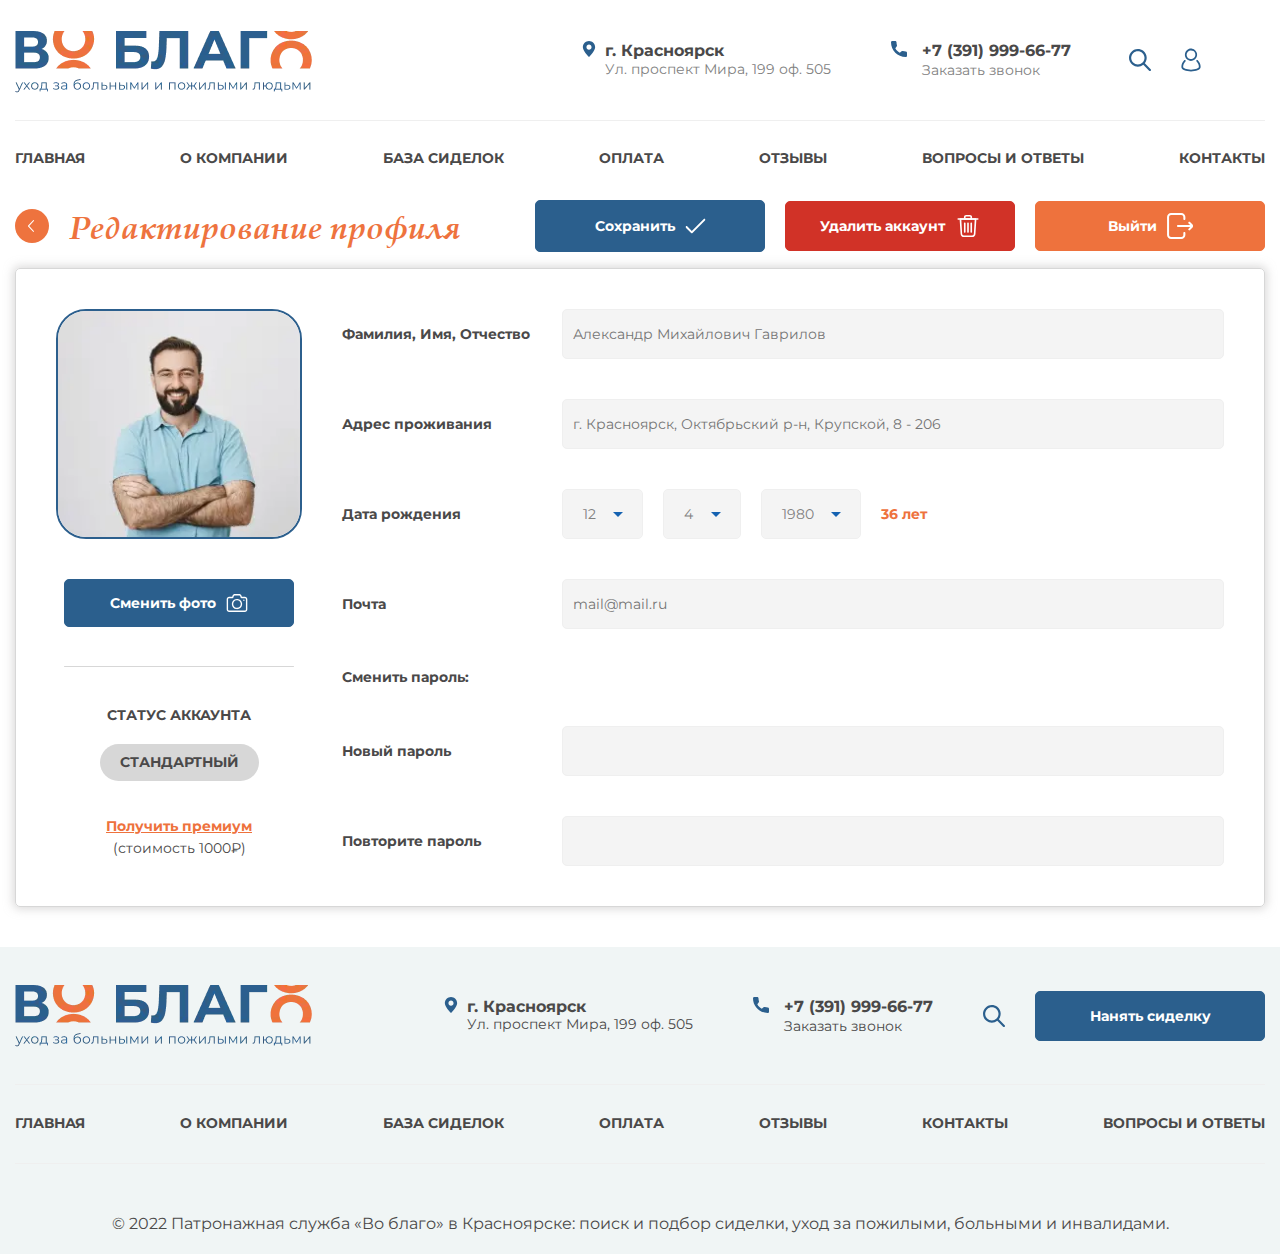
<file: edit-account.html>
<!DOCTYPE html>
<html lang="ru">

<head>
	<title>Редактирование профиля</title>
	<meta charset="UTF-8">
	<meta name="format-detection" content="telephone=no">
	<!-- <style>body{opacity: 0;}</style> -->
	<link rel="stylesheet" href="css/style.min.css?_v=20220601110044">
	<link rel="shortcut icon" href="favicon.ico">
	<!-- <meta name="robots" content="noindex, nofollow"> -->
	<meta name="viewport" content="width=device-width, initial-scale=1.0">
</head>

<body>
	<div class="wrapper">
		<header class="header">
			<div class="header__container">
				<div class="header__body">
					<button type="button" class="menu__icon icon-menu"><span></span>
						<div class="close">Закрыть</div>
					</button>
					<a href="index.html" class="header__logo">
						<picture><source srcset="img/header/logo.webp" type="image/webp"><img src="img/header/logo.png" alt="Логотип сайта"></picture>
					</a>
					<div class="header__feedback">
						<div class="header__adress">
							<img src="img/header/location.svg" alt="Адресс нашей компании">
							<p><span>г. Красноярск</span>Ул. проспект Мира, 199 оф. 505</p>
						</div>
						<div class="header__phone">
							<img src="img/header/phone.svg" alt="Телефон нашей компании">
							<p><a href="tel:+73919996677">+7 (391) 999-66-77</a><button class="js-open-modal" data-modal="2">Заказать звонок</button></p>
						</div>
					</div>
					<div class="header__box">
						<div class="header__search">
							<a href="#" class="js-open-modal" data-modal="1">
								<img src="img/header/search.svg" alt="Поиск наших услуг">
							</a>
						</div>
						<div class="header__user">
							<a href="#" class="js-open-modal" data-modal="4">
								<img src="img/header/user.svg" alt="Войдите в аккаунт">
							</a>
						</div>
					</div>
					<div class="header__button">
						<a href="#" class="button-dark-winter">Нанять сиделку</a>
					</div>
					<div class="header__menu menu">
						<nav class="menu__body">
							<ul class="menu__list">
								<li class="menu__item"><a href="index.html" class="menu__link">Главная</a></li>
								<li class="menu__item"><a href="about.html" class="menu__link">О компании</a></li>
								<li class="menu__item"><a href="base.html" class="menu__link">База сиделок</a></li>
								<li class="menu__item"><a href="payment.html" class="menu__link">Оплата</a></li>
								<li class="menu__item"><a href="reviews.html" class="menu__link">Отзывы</a></li>
								<li class="menu__item"><a href="question-answer.html" class="menu__link">Вопросы и ответы</a>
								</li>
								<li class="menu__item"><a href="contacts.html" class="menu__link">Контакты</a></li>
							</ul>
						</nav>
					</div>
				</div>
			</div>
		</header>
		<main class="page">
			<section class="edit-account">
				<div class="edit-account__container">
					<div class="edit-account__body">
						<div class="edit__top-box top-box">
							<a href="personal.html" class="top-box__button-back">
								<img src="img/blank/arrow.svg" alt="Аватар">
								<span class="title">Редактирование профиля</span>
							</a>
							<div class="top-box__button-save">
								<button class="button-dark-winter">
									<span>Сохранить</span>
									<svg width="21" height="20" viewBox="0 0 21 20" fill="none" xmlns="http://www.w3.org/2000/svg">
										<g clip-path="url(#clip0_111_773)">
											<path d="M20.2071 2.94906C19.8166 2.55851 19.1835 2.55851 18.7929 2.94906L6.81228 14.9298L2.20713 10.3246C1.81662 9.9341 1.1835 9.93414 0.79291 10.3246C0.402363 10.7152 0.402363 11.3483 0.79291 11.7388L6.10518 17.051C6.49557 17.4415 7.12916 17.4413 7.51939 17.051L20.2071 4.36328C20.5977 3.97277 20.5976 3.33961 20.2071 2.94906Z" />
										</g>
										<defs>
											<clipPath id="clip0_111_773">
												<rect width="20" height="20" transform="translate(0.5)" />
											</clipPath>
										</defs>
									</svg>
								</button>
							</div>
							<div class="top-box__button-delete">
								<button class="top-box__red">
									<span>Удалить аккаунт</span>
									<svg width="26" height="26" viewBox="0 0 26 26" fill="none" xmlns="http://www.w3.org/2000/svg">
										<path d="M17.1602 24.1042H8.84024C8.00783 24.0921 7.21064 23.7663 6.60808 23.1919C6.00552 22.6174 5.64201 21.8367 5.59024 21.0058L4.6044 6.0125C4.59935 5.90379 4.6159 5.79516 4.65309 5.69289C4.69028 5.59062 4.74737 5.49673 4.82107 5.41666C4.897 5.33368 4.98892 5.26691 5.09132 5.22037C5.19371 5.17383 5.30446 5.14847 5.4169 5.14583H20.5836C20.695 5.14558 20.8053 5.16825 20.9075 5.21243C21.0098 5.2566 21.1019 5.32135 21.1781 5.40263C21.2543 5.48391 21.313 5.57999 21.3505 5.68491C21.388 5.78982 21.4035 5.90133 21.3961 6.0125L20.4536 21.0058C20.4012 21.8441 20.0316 22.631 19.4199 23.2066C18.8081 23.7821 18.0002 24.103 17.1602 24.1042ZM6.3269 6.77083L7.16107 20.9083C7.18863 21.3346 7.37764 21.7344 7.6896 22.0262C8.00157 22.3181 8.41304 22.4801 8.84024 22.4792H17.1602C17.5867 22.4775 17.9967 22.3147 18.3081 22.0233C18.6196 21.732 18.8093 21.3337 18.8394 20.9083L19.7169 6.825L6.3269 6.77083Z" />
										<path d="M22.75 6.77083H3.25C3.03451 6.77083 2.82785 6.68523 2.67548 6.53286C2.5231 6.38048 2.4375 6.17382 2.4375 5.95833C2.4375 5.74284 2.5231 5.53618 2.67548 5.38381C2.82785 5.23143 3.03451 5.14583 3.25 5.14583H22.75C22.9655 5.14583 23.1721 5.23143 23.3245 5.38381C23.4769 5.53618 23.5625 5.74284 23.5625 5.95833C23.5625 6.17382 23.4769 6.38048 23.3245 6.53286C23.1721 6.68523 22.9655 6.77083 22.75 6.77083Z" />
										<path d="M16.25 6.77083H9.75C9.53538 6.76803 9.33035 6.68152 9.17858 6.52975C9.02681 6.37798 8.94031 6.17295 8.9375 5.95833V4.00833C8.95123 3.45239 9.17821 2.92301 9.57144 2.52977C9.96467 2.13654 10.4941 1.90957 11.05 1.89583H14.95C15.5152 1.90997 16.0525 2.14446 16.4472 2.54927C16.8419 2.95408 17.0627 3.49713 17.0625 4.0625V5.95833C17.0597 6.17295 16.9732 6.37798 16.8214 6.52975C16.6697 6.68152 16.4646 6.76803 16.25 6.77083ZM10.5625 5.14583H15.4375V4.0625C15.4375 3.93321 15.3861 3.80921 15.2947 3.71778C15.2033 3.62636 15.0793 3.575 14.95 3.575H11.05C10.9207 3.575 10.7967 3.62636 10.7053 3.71778C10.6139 3.80921 10.5625 3.93321 10.5625 4.0625V5.14583Z" />
										<path d="M16.25 19.7708C16.0354 19.768 15.8303 19.6815 15.6786 19.5298C15.5268 19.378 15.4403 19.1729 15.4375 18.9583V10.2917C15.4375 10.0762 15.5231 9.86952 15.6755 9.71714C15.8278 9.56477 16.0345 9.47917 16.25 9.47917C16.4655 9.47917 16.6721 9.56477 16.8245 9.71714C16.9769 9.86952 17.0625 10.0762 17.0625 10.2917V18.9583C17.0597 19.1729 16.9732 19.378 16.8214 19.5298C16.6697 19.6815 16.4646 19.768 16.25 19.7708Z" />
										<path d="M9.75 19.7708C9.53538 19.768 9.33035 19.6815 9.17858 19.5298C9.02681 19.378 8.94031 19.1729 8.9375 18.9583V10.2917C8.9375 10.0762 9.0231 9.86952 9.17548 9.71714C9.32785 9.56477 9.53451 9.47917 9.75 9.47917C9.96549 9.47917 10.1722 9.56477 10.3245 9.71714C10.4769 9.86952 10.5625 10.0762 10.5625 10.2917V18.9583C10.5597 19.1729 10.4732 19.378 10.3214 19.5298C10.1697 19.6815 9.96462 19.768 9.75 19.7708Z" />
										<path d="M13 19.7708C12.7854 19.768 12.5803 19.6815 12.4286 19.5298C12.2768 19.378 12.1903 19.1729 12.1875 18.9583V10.2917C12.1875 10.0762 12.2731 9.86952 12.4255 9.71714C12.5778 9.56477 12.7845 9.47917 13 9.47917C13.2155 9.47917 13.4222 9.56477 13.5745 9.71714C13.7269 9.86952 13.8125 10.0762 13.8125 10.2917V18.9583C13.8097 19.1729 13.7232 19.378 13.5714 19.5298C13.4197 19.6815 13.2146 19.768 13 19.7708Z" />
									</svg>
								</button>
							</div>
							<div class="top-box__button-exit">
								<button class="top-box__orange">
									<span>Выйти</span>
									<svg width="20" height="20" viewBox="0 0 20 20" fill="none" xmlns="http://www.w3.org/2000/svg">
										<g clip-path="url(#clip0_115_929)">
											<path d="M14.1406 15.3125V16.875C14.1406 18.5982 12.7388 20 11.0156 20H3.16406C1.44089 20 0.0390625 18.5982 0.0390625 16.875V3.125C0.0390625 1.40182 1.44089 0 3.16406 0H11.0156C12.7388 0 14.1406 1.40182 14.1406 3.125V4.6875C14.1406 5.11902 13.7909 5.46875 13.3594 5.46875C12.9279 5.46875 12.5781 5.11902 12.5781 4.6875V3.125C12.5781 2.26349 11.8771 1.5625 11.0156 1.5625H3.16406C2.30255 1.5625 1.60156 2.26349 1.60156 3.125V16.875C1.60156 17.7365 2.30255 18.4375 3.16406 18.4375H11.0156C11.8771 18.4375 12.5781 17.7365 12.5781 16.875V15.3125C12.5781 14.881 12.9279 14.5312 13.3594 14.5312C13.7909 14.5312 14.1406 14.881 14.1406 15.3125ZM19.467 8.65799L17.7176 6.90857C17.4124 6.60339 16.9177 6.60339 16.6127 6.90857C16.3075 7.21359 16.3075 7.70828 16.6127 8.01331L17.8571 9.25781H8.47656C8.04504 9.25781 7.69531 9.60754 7.69531 10.0391C7.69531 10.4706 8.04504 10.8203 8.47656 10.8203H17.8571L16.6127 12.0648C16.3075 12.3698 16.3075 12.8645 16.6127 13.1696C16.7653 13.3221 16.9652 13.3984 17.1651 13.3984C17.3651 13.3984 17.565 13.3221 17.7176 13.1696L19.467 11.4201C20.2286 10.6586 20.2286 9.41956 19.467 8.65799Z" />
										</g>
										<defs>
											<clipPath id="clip0_115_929">
												<rect width="20" height="20" />
											</clipPath>
										</defs>
									</svg>
								</button>
							</div>
						</div>
						<div class="edit-account__box">
							<div class="edit-account__preview preview-edit-account">
								<div class="preview-edit-account__image">
									<picture><source srcset="img/edit-account/1.webp" type="image/webp"><img src="img/edit-account/1.jpg" alt="Фотография пользователя"></picture>
								</div>
								<div class="preview-edit-account__button preview__load-file">
									<button class="button-dark-winter">
										<span>Сменить фото</span>
										<svg width="22" height="22" viewBox="0 0 22 22" fill="none" xmlns="http://www.w3.org/2000/svg">
											<path d="M18.8018 4.8125H15.8496L15.5059 3.78125C15.3402 3.28052 15.0207 2.84483 14.593 2.53623C14.1653 2.22763 13.6511 2.06185 13.1237 2.0625H8.87631C8.34903 2.0621 7.83504 2.22799 7.40748 2.53656C6.97991 2.84514 6.66055 3.28069 6.49481 3.78125L6.15037 4.8125H3.19825C2.53258 4.81323 1.89438 5.07799 1.42369 5.54869C0.952986 6.01939 0.688228 6.65758 0.6875 7.32325V17.4295C0.688955 18.0947 0.954035 18.7322 1.42466 19.2023C1.89528 19.6724 2.53306 19.9368 3.19825 19.9375H18.8045C19.4697 19.936 20.1072 19.671 20.5773 19.2003C21.0474 18.7297 21.3118 18.0919 21.3125 17.4267V7.3205C21.311 6.65531 21.046 6.01782 20.5753 5.54771C20.1047 5.07761 19.4669 4.81323 18.8018 4.8125ZM19.9375 17.4267C19.9371 17.7279 19.8174 18.0165 19.6044 18.2294C19.3915 18.4424 19.1029 18.5621 18.8018 18.5625H3.19825C2.89714 18.5621 2.60847 18.4424 2.39556 18.2294C2.18264 18.0165 2.06286 17.7279 2.0625 17.4267V7.3205C2.06359 7.01987 2.18369 6.7319 2.39652 6.51958C2.60936 6.30726 2.89762 6.18786 3.19825 6.1875H6.64606C6.7903 6.18739 6.93084 6.14192 7.04781 6.05753C7.16477 5.97314 7.25223 5.85409 7.29781 5.71725L7.799 4.21369C7.87426 3.98754 8.01884 3.79083 8.21223 3.6515C8.40561 3.51217 8.63797 3.4373 8.87631 3.4375H13.1237C13.3621 3.43724 13.5946 3.51218 13.788 3.65165C13.9814 3.79113 14.1259 3.98804 14.201 4.21438L14.7022 5.71725C14.7478 5.85409 14.8352 5.97314 14.9522 6.05753C15.0692 6.14192 15.2097 6.18739 15.3539 6.1875H18.8018C19.1029 6.18787 19.3915 6.30764 19.6044 6.52056C19.8174 6.73347 19.9371 7.02214 19.9375 7.32325V17.4267Z" />
											<path d="M11 6.875C9.98019 6.875 8.98328 7.17741 8.13534 7.74398C7.2874 8.31056 6.62651 9.11586 6.23625 10.058C5.84598 11.0002 5.74387 12.037 5.94283 13.0372C6.14178 14.0374 6.63287 14.9562 7.35398 15.6773C8.0751 16.3984 8.99385 16.8895 9.99407 17.0884C10.9943 17.2874 12.031 17.1853 12.9732 16.795C13.9154 16.4047 14.7207 15.7438 15.2873 14.8959C15.8538 14.048 16.1563 13.0511 16.1563 12.0312C16.1548 10.6642 15.6111 9.35351 14.6444 8.38684C13.6777 7.42017 12.3671 6.87646 11 6.875ZM11 15.8125C10.2521 15.8125 9.52108 15.5907 8.89925 15.1752C8.27743 14.7598 7.79278 14.1692 7.50658 13.4783C7.22039 12.7873 7.14551 12.0271 7.29141 11.2936C7.43731 10.5601 7.79744 9.88632 8.32625 9.3575C8.85507 8.82868 9.52883 8.46856 10.2623 8.32266C10.9958 8.17676 11.7561 8.25164 12.447 8.53783C13.138 8.82402 13.7285 9.30868 14.144 9.9305C14.5595 10.5523 14.7813 11.2834 14.7813 12.0312C14.7802 13.0338 14.3814 13.9949 13.6725 14.7038C12.9637 15.4127 12.0025 15.8114 11 15.8125Z" />
											<path d="M17.875 8.9375C18.2547 8.9375 18.5625 8.6297 18.5625 8.25C18.5625 7.8703 18.2547 7.5625 17.875 7.5625C17.4953 7.5625 17.1875 7.8703 17.1875 8.25C17.1875 8.6297 17.4953 8.9375 17.875 8.9375Z" />
										</svg>
									</button>
								</div>
								<div class="preview-edit-account__status">
									<div class="preview-edit-account__subtitle">
										<span>Статус аккаунта</span>
									</div>
									<div class="preview-edit-account__standart">
										<button>Стандартный</button>
									</div>
									<div class="preview-edit-account__box">
										<a href="#">Получить премиум</a>
										<span>(стоимость 1000₽)</span>
									</div>
								</div>
							</div>
							<div class="edit-account__settings settings-edit-account">
								<div class="settings-edit-account__item">
									<div class="settings-edit-account__name">
										<span>Фамилия, Имя, Отчество</span>
									</div>
									<div class="settings-edit-account__input">
										<input type="text" placeholder="Александр Михайлович Гаврилов">
									</div>
								</div>
								<div class="settings-edit-account__item">
									<div class="settings-edit-account__name">
										<span>Адрес проживания</span>
									</div>
									<div class="settings-edit-account__input">
										<input type="text" placeholder="г. Красноярск, Октябрьский р-н, Крупской, 8 - 206">
									</div>
								</div>
								<div class="settings-edit-account__item">
									<div class="settings-edit-account__name">
										<span>Дата рождения</span>
									</div>
									<div class="settings-edit-account__input">
										<div class="settings__select">
											<div class="settings__select-item-78">
												<select class="js-choice settings__78">
													<option value="1" selected>12</option>
													<option value="4">12</option>
													<option value="4">12</option>
													<option value="4">12</option>
													<option value="4">12</option>
													<option value="4">12</option>
													<option value="4">12</option>
													<option value="4">12</option>
													<option value="4">12</option>
													<option value="4">12</option>
													<option value="4">12</option>
													<option value="4">12</option>
													<option value="4">12</option>
													<option value="4">12</option>
													<option value="4">12</option>
													<option value="4">12</option>
													<option value="4">12</option>
												</select>
											</div>
											<div class="settings__select-item-78">
												<select class="js-choice settings__78">
													<option value="1" selected>4</option>
													<option value="4">1</option>
													<option value="4">2</option>
													<option value="4">3</option>
													<option value="4">4</option>
													<option value="4">1</option>
													<option value="4">2</option>
													<option value="4">3</option>
													<option value="4">4</option>
													<option value="4">1</option>
													<option value="4">2</option>
													<option value="4">3</option>
													<option value="4">4</option>
													<option value="4">1</option>
													<option value="4">2</option>
													<option value="4">3</option>
													<option value="4">4</option>
												</select>
											</div>
											<div class="settings__select-item-92">
												<select class="js-choice settings__92">
													<option value="1" selected>1980</option>
													<option value="4">1980</option>
													<option value="4">1980</option>
													<option value="4">1980</option>
													<option value="4">1980</option>
													<option value="4">1980</option>
													<option value="4">1980</option>
													<option value="4">1980</option>
													<option value="4">1980</option>
													<option value="4">1980</option>
													<option value="4">1980</option>
													<option value="4">1980</option>
													<option value="4">1980</option>
													<option value="4">1980</option>
													<option value="4">1980</option>
													<option value="4">1980</option>
													<option value="4">1980</option>
												</select>
											</div>
											<span>36 лет</span>
										</div>
									</div>
								</div>
								<div class="settings-edit-account__item">
									<div class="settings-edit-account__name">
										<span>Почта</span>
									</div>
									<div class="settings-edit-account__input">
										<input type="text" placeholder="mail@mail.ru">
									</div>
								</div>
								<div class="settings-edit-account__item">
									<div class="settings-edit-account__name">
										<span>Сменить пароль:</span>
									</div>
								</div>
								<div class="settings-edit-account__item">
									<div class="settings-edit-account__name">
										<span>Новый пароль</span>
									</div>
									<div class="settings-edit-account__input">
										<input type="text">
									</div>
								</div>
								<div class="settings-edit-account__item">
									<div class="settings-edit-account__name">
										<span>Повторите пароль</span>
									</div>
									<div class="settings-edit-account__input">
										<input type="text">
									</div>
								</div>
							</div>
						</div>
					</div>
				</div>
			</section>
		</main>
		<footer class="footer">
			<div class="footer__container">
				<div class="footer__body">
					<div class="footer__top">
						<a href="index.html" class="footer__logo">
							<picture><source srcset="img/header/logo.webp" type="image/webp"><img src="img/header/logo.png" alt="Логотип сайты"></picture>
						</a>
						<div class="footer__feedback">
							<div class="header__adress footer__adress">
								<img src="img/header/location.svg" alt="Адресс нашей компании">
								<p><span>г. Красноярск</span>Ул. проспект Мира, 199 оф. 505</p>
							</div>
							<div class="header__phone">
								<img src="img/header/phone.svg" alt="Телефон нашей компании">
								<p><a href="tel:+73919996677">+7 (391)
										999-66-77</a><button class="js-open-modal" data-modal="2">Заказать звонок</button></p>
							</div>
						</div>
						<div class="footer__search">
							<a href="#" class="js-open-modal" data-modal="1">
								<img src="img/header/search.svg" alt="Поиск наших услуг">
							</a>
						</div>
						<div class="footer__button">
							<a href="#" class="button-dark-winter">Нанять сиделку</a>
						</div>
					</div>
					<div class="footer__middle">
						<nav class="footer__menu">
							<ul class="footer__list">
								<li class="footer__item"><a href="index.html" class="footer__link">Главная</a></li>
								<li class="footer__item"><a href="about.html" class="footer__link">О компании</a></li>
								<li class="footer__item"><a href="base.html" class="footer__link">База сиделок</a></li>
								<li class="footer__item"><a href="payment.html" class="footer__link">Оплата</a></li>
								<li class="footer__item"><a href="reviews.html" class="footer__link">Отзывы</a></li>
								<li class="footer__item footer__item_m"><a href="question-answer.html" class="footer__link">Вопросы и ответы</a>
								</li>
								<li class="footer__item "><a href="contacts.html" class="footer__link">Контакты</a></li>
							</ul>
						</nav>
					</div>
					<div class="footer__bottom">
						<p>© 2022 Патронажная служба «Во благо» в Красноярске: поиск и подбор сиделки, уход за пожилыми,
							больными и инвалидами.</p>
					</div>
				</div>
			</div>
		</footer>
	</div>
	<!-- search -->
	<div class="modal modal-search" data-modal="1">
		<div class="search__container">
			<div class="search__body">
				<div class="search__input">
					<input type="text" placeholder="Напишите, что хотите найти..">
				</div>
			</div>
		</div>
	</div>




	<div class="modal modal-call" data-modal="2">
		<div class="call__body">
			<div class="call__title title">
				<h4>Заказать звонок</h4>
			</div>
			<div class="call__form">
				<div class="call__item">
					<span>ФИО</span>
					<input type="text" placeholder="Иванов Иван Иванович">
				</div>
				<div class="call__item">
					<span>Телефон</span>
					<input type="text" class="tel" placeholder="+7 (999) 555-77-32">
				</div>
				<div class="call__radio">
					<div class="options__item">
						<input id="yes" checked type="radio" value="yes" name="yesorno" class="options__input">
						<label for="yes" class="options__label"></label>
					</div>
					<span>Я даю согласие на обработку <a href="#">персональных данных</a></span>
				</div>
			</div>
			<div class="call__buttons">
				<button class="call__send js-open-modal" data-modal="3">
					<span>Отправить</span>
					<svg width="18" height="19" viewBox="0 0 18 19" fill="none" xmlns="http://www.w3.org/2000/svg">
						<g clip-path="url(#clip0_123_2630)">
							<path d="M11.9336 9.59224L18.0018 13.4285V5.59399L11.9336 9.59224Z" />
							<path d="M0 5.59399V13.4285L6.06825 9.59224L0 5.59399Z" />
							<path d="M16.8764 3.3125H1.12641C0.565031 3.3125 0.119531 3.731 0.0351562 4.26988L9.00141 10.1773L17.9677 4.26988C17.8833 3.731 17.4378 3.3125 16.8764 3.3125Z" />
							<path d="M10.9004 10.2718L9.30853 11.3203C9.21403 11.3821 9.10716 11.4125 8.99916 11.4125C8.89116 11.4125 8.78428 11.3821 8.68978 11.3203L7.09791 10.2706L0.0351562 14.738C0.121781 15.2724 0.565031 15.6875 1.12416 15.6875H16.8742C17.4333 15.6875 17.8765 15.2724 17.9632 14.738L10.9004 10.2718Z" />
						</g>
						<defs>
							<clipPath id="clip0_123_2630">
								<rect width="18" height="18" transform="translate(0 0.5)" />
							</clipPath>
						</defs>
					</svg>
				</button>
				<button class="call__cancel js-modal-close">
					<span>Отмена</span>
					<svg width="18" height="19" viewBox="0 0 18 19" fill="none" xmlns="http://www.w3.org/2000/svg">
						<g clip-path="url(#clip0_123_2646)">
							<path d="M17.1209 0.500019C17.2948 0.499987 17.4647 0.551516 17.6093 0.648088C17.7539 0.744663 17.8666 0.881941 17.9331 1.04256C17.9996 1.20318 18.017 1.37992 17.9831 1.55044C17.9492 1.72095 17.8654 1.87757 17.7425 2.00049L1.50029 18.2427C1.33545 18.4075 1.11186 18.5001 0.878731 18.5001C0.645599 18.5001 0.422018 18.4075 0.257168 18.2427C0.0923195 18.0778 -0.000291824 17.8542 -0.000291824 17.6211C-0.000291824 17.388 0.0923195 17.1644 0.257168 16.9995L16.4994 0.757364C16.5809 0.675646 16.6778 0.610844 16.7845 0.566681C16.8911 0.522518 17.0055 0.499865 17.1209 0.500019Z" />
							<path d="M0.878788 0.500019C0.994236 0.499865 1.10858 0.522518 1.21524 0.566681C1.32191 0.610844 1.4188 0.675646 1.50035 0.757364L17.7425 16.9995C17.9074 17.1644 18 17.388 18 17.6211C18 17.8542 17.9074 18.0778 17.7425 18.2427C17.5777 18.4075 17.3541 18.5001 17.121 18.5001C16.8878 18.5001 16.6643 18.4075 16.4994 18.2427L0.257227 2.00049C0.134275 1.87757 0.0505409 1.72095 0.0166149 1.55044C-0.0173111 1.37992 9.53674e-05 1.20318 0.0666313 1.04256C0.133167 0.881941 0.245844 0.744663 0.390409 0.648088C0.534975 0.551516 0.704933 0.499987 0.878788 0.500019Z" />
						</g>
						<defs>
							<clipPath id="clip0_123_2646">
								<rect width="18" height="18" transform="translate(18 18.5) rotate(-180)" />
							</clipPath>
						</defs>
					</svg>

				</button>
			</div>
		</div>
	</div>




	<div class="modal modal-thanks" data-modal="3">
		<div class="thanks__body">
			<div class="thanks__title title">
				<h3>Спасибо! Мы перезвоним Вам!</h3>
			</div>
			<div class="thanks__text">
				<p>Обратный звонок осуществляется в течении 1 часа</p>
			</div>
			<div class="thanks__button">
				<button class="thanks__button_m js-modal-close">
					<span>Закрыть</span>
					<svg width="18" height="19" viewBox="0 0 18 19" fill="none" xmlns="http://www.w3.org/2000/svg">
						<g clip-path="url(#clip0_123_26465)">
							<path d="M17.1209 0.500019C17.2948 0.499987 17.4647 0.551516 17.6093 0.648088C17.7539 0.744663 17.8666 0.881941 17.9331 1.04256C17.9996 1.20318 18.017 1.37992 17.9831 1.55044C17.9492 1.72095 17.8654 1.87757 17.7425 2.00049L1.50029 18.2427C1.33545 18.4075 1.11186 18.5001 0.878731 18.5001C0.645599 18.5001 0.422018 18.4075 0.257168 18.2427C0.0923195 18.0778 -0.000291824 17.8542 -0.000291824 17.6211C-0.000291824 17.388 0.0923195 17.1644 0.257168 16.9995L16.4994 0.757364C16.5809 0.675646 16.6778 0.610844 16.7845 0.566681C16.8911 0.522518 17.0055 0.499865 17.1209 0.500019Z" />
							<path d="M0.878788 0.500019C0.994236 0.499865 1.10858 0.522518 1.21524 0.566681C1.32191 0.610844 1.4188 0.675646 1.50035 0.757364L17.7425 16.9995C17.9074 17.1644 18 17.388 18 17.6211C18 17.8542 17.9074 18.0778 17.7425 18.2427C17.5777 18.4075 17.3541 18.5001 17.121 18.5001C16.8878 18.5001 16.6643 18.4075 16.4994 18.2427L0.257227 2.00049C0.134275 1.87757 0.0505409 1.72095 0.0166149 1.55044C-0.0173111 1.37992 9.53674e-05 1.20318 0.0666313 1.04256C0.133167 0.881941 0.245844 0.744663 0.390409 0.648088C0.534975 0.551516 0.704933 0.499987 0.878788 0.500019Z" />
						</g>
						<defs>
							<clipPath id="clip0_123_26465">
								<rect width="18" height="18" transform="translate(18 18.5) rotate(-180)" />
							</clipPath>
						</defs>
					</svg>
				</button>
			</div>
		</div>
	</div>

	<div class="modal modal-user" data-modal="4">
		<div class="user__body">
			<div class="user__title title">
				<h4>Вам необходимо зарегистрироваться приобрести премиум аккаунт</h4>
			</div>
			<div class="user__text">
				<p>Чтобы нанять сиделку и видеть их контакты, Вам необходим премиум аккаунт</p>
			</div>
			<div class="call__buttons">
				<button class="call__send js-open-modal" data-modal="5">
					<span>Регистрация</span>
					<svg width="29" height="29" viewBox="0 0 29 29" fill="none" xmlns="http://www.w3.org/2000/svg">
						<path d="M21.2702 14.6585C21.189 14.5755 21.0921 14.5095 20.9851 14.4644C20.8781 14.4192 20.7632 14.3958 20.6471 14.3955C20.531 14.3951 20.416 14.4179 20.3087 14.4625C20.2015 14.5071 20.1043 14.5726 20.0226 14.6552C19.9409 14.7377 19.8765 14.8357 19.8331 14.9434C19.7897 15.0511 19.7682 15.1664 19.7698 15.2825C19.7714 15.3986 19.7961 15.5132 19.8424 15.6197C19.8888 15.7262 19.9559 15.8223 20.0398 15.9026C20.7821 16.6331 21.3711 17.5045 21.7721 18.4657C22.1731 19.4269 22.3781 20.4585 22.375 21.5C22.375 22.5702 19.3074 24.125 14.5 24.125C9.69271 24.125 6.62504 22.5694 6.62504 21.4982C6.6221 20.4639 6.82434 19.4393 7.22007 18.4836C7.61581 17.528 8.19716 16.6603 8.93049 15.9309C9.01344 15.85 9.0795 15.7535 9.12484 15.6469C9.17019 15.5403 9.19391 15.4258 9.19465 15.3099C9.19538 15.1941 9.17311 15.0793 9.12912 14.9721C9.08513 14.8649 9.02029 14.7676 8.93838 14.6857C8.85647 14.6037 8.75911 14.5389 8.65195 14.4949C8.54479 14.4509 8.42996 14.4287 8.31412 14.4294C8.19828 14.4301 8.08374 14.4539 7.97715 14.4992C7.87055 14.5445 7.77402 14.6106 7.69316 14.6936C6.79665 15.5853 6.08596 16.6461 5.60222 17.8145C5.11849 18.9828 4.87132 20.2355 4.87504 21.5C4.87504 24.3417 9.83367 25.875 14.5 25.875C19.1664 25.875 24.125 24.3417 24.125 21.5C24.1289 20.227 23.8784 18.966 23.3881 17.7911C22.8979 16.6163 22.1778 15.5512 21.2702 14.6585Z" />
						<path d="M14.5 15.375C15.7114 15.375 16.8956 15.0158 17.9029 14.3428C18.9101 13.6697 19.6952 12.7131 20.1588 11.5939C20.6224 10.4747 20.7436 9.24321 20.5073 8.05507C20.271 6.86694 19.6876 5.77557 18.831 4.91897C17.9744 4.06238 16.8831 3.47903 15.6949 3.24269C14.5068 3.00636 13.2753 3.12765 12.1561 3.59124C11.0369 4.05483 10.0803 4.83988 9.40725 5.84713C8.73422 6.85438 8.375 8.03859 8.375 9.25C8.37688 10.8739 9.02279 12.4307 10.171 13.579C11.3193 14.7272 12.8761 15.3731 14.5 15.375ZM14.5 4.875C15.3653 4.875 16.2112 5.13159 16.9306 5.61232C17.6501 6.09305 18.2108 6.77634 18.542 7.57576C18.8731 8.37519 18.9597 9.25485 18.7909 10.1035C18.6221 10.9522 18.2054 11.7317 17.5936 12.3436C16.9817 12.9554 16.2022 13.3721 15.3535 13.5409C14.5049 13.7097 13.6252 13.6231 12.8258 13.292C12.0263 12.9608 11.3431 12.4001 10.8623 11.6806C10.3816 10.9612 10.125 10.1153 10.125 9.25C10.1264 8.0901 10.5877 6.97809 11.4079 6.15792C12.2281 5.33774 13.3401 4.87637 14.5 4.875Z" />
					</svg>

				</button>
				<button class="call__cancel js-modal-close">
					<span>Закрыть</span>
					<svg width="18" height="19" viewBox="0 0 18 19" fill="none" xmlns="http://www.w3.org/2000/svg">
						<g clip-path="url(#clip0_123_26466)">
							<path d="M17.1209 0.500019C17.2948 0.499987 17.4647 0.551516 17.6093 0.648088C17.7539 0.744663 17.8666 0.881941 17.9331 1.04256C17.9996 1.20318 18.017 1.37992 17.9831 1.55044C17.9492 1.72095 17.8654 1.87757 17.7425 2.00049L1.50029 18.2427C1.33545 18.4075 1.11186 18.5001 0.878731 18.5001C0.645599 18.5001 0.422018 18.4075 0.257168 18.2427C0.0923195 18.0778 -0.000291824 17.8542 -0.000291824 17.6211C-0.000291824 17.388 0.0923195 17.1644 0.257168 16.9995L16.4994 0.757364C16.5809 0.675646 16.6778 0.610844 16.7845 0.566681C16.8911 0.522518 17.0055 0.499865 17.1209 0.500019Z" />
							<path d="M0.878788 0.500019C0.994236 0.499865 1.10858 0.522518 1.21524 0.566681C1.32191 0.610844 1.4188 0.675646 1.50035 0.757364L17.7425 16.9995C17.9074 17.1644 18 17.388 18 17.6211C18 17.8542 17.9074 18.0778 17.7425 18.2427C17.5777 18.4075 17.3541 18.5001 17.121 18.5001C16.8878 18.5001 16.6643 18.4075 16.4994 18.2427L0.257227 2.00049C0.134275 1.87757 0.0505409 1.72095 0.0166149 1.55044C-0.0173111 1.37992 9.53674e-05 1.20318 0.0666313 1.04256C0.133167 0.881941 0.245844 0.744663 0.390409 0.648088C0.534975 0.551516 0.704933 0.499987 0.878788 0.500019Z" />
						</g>
						<defs>
							<clipPath id="clip0_123_26466">
								<rect width="18" height="18" transform="translate(18 18.5) rotate(-180)" />
							</clipPath>
						</defs>
					</svg>
				</button>
			</div>
		</div>
	</div>

	<div class="modal modal-reg" data-modal="5">
		<div class="tabs">
			<div class="tabs__nav">
				<button class="tabs__btn tabs__btn_active">Вход</button>
				<button class="tabs__btn">Регистрация</button>
			</div>
			<div class="tabs__content">
				<div class="tabs__pane tabs__pane_show">
					<div class="entry">
						<div class="entry__body">
							<div class="entry__box">
								<div class="entry__item entry__item_m">
									<div class="entry__name">
										<span>Почта</span>
									</div>
									<input type="text" placeholder="mail@mail.ru">
								</div>
								<div class="entry__item entry__item_mm">
									<div class="entry__name">
										<span>Пароль</span>
									</div>
									<input type="password" class="entry__err" placeholder="**********">
								</div>
								<div class="entry__saveme">
									<div class="options__item">
										<input id="ye" checked type="radio" value="yes" name="yes" class="options__input">
										<label for="ye" class="options__label">Запомнить меня</label>
									</div>
									<a href="#">Забыли пароль?</a>
								</div>
								<div class="call__buttons">
									<button class="call__send js-open-modal" data-modal="3">
										<span>Отправить</span>
										<svg width="18" height="19" viewBox="0 0 18 19" fill="none" xmlns="http://www.w3.org/2000/svg">
											<g clip-path="url(#clip0_123)">
												<path d="M11.9336 9.59224L18.0018 13.4285V5.59399L11.9336 9.59224Z" />
												<path d="M0 5.59399V13.4285L6.06825 9.59224L0 5.59399Z" />
												<path d="M16.8764 3.3125H1.12641C0.565031 3.3125 0.119531 3.731 0.0351562 4.26988L9.00141 10.1773L17.9677 4.26988C17.8833 3.731 17.4378 3.3125 16.8764 3.3125Z" />
												<path d="M10.9004 10.2718L9.30853 11.3203C9.21403 11.3821 9.10716 11.4125 8.99916 11.4125C8.89116 11.4125 8.78428 11.3821 8.68978 11.3203L7.09791 10.2706L0.0351562 14.738C0.121781 15.2724 0.565031 15.6875 1.12416 15.6875H16.8742C17.4333 15.6875 17.8765 15.2724 17.9632 14.738L10.9004 10.2718Z" />
											</g>
											<defs>
												<clipPath id="clip0_123">
													<rect width="18" height="18" transform="translate(0 0.5)" />
												</clipPath>
											</defs>
										</svg>
									</button>
									<button class="call__cancel js-modal-close">
										<span>Отмена</span>
										<svg width="18" height="19" viewBox="0 0 18 19" fill="none" xmlns="http://www.w3.org/2000/svg">
											<g clip-path="url(#clip0_12)">
												<path d="M17.1209 0.500019C17.2948 0.499987 17.4647 0.551516 17.6093 0.648088C17.7539 0.744663 17.8666 0.881941 17.9331 1.04256C17.9996 1.20318 18.017 1.37992 17.9831 1.55044C17.9492 1.72095 17.8654 1.87757 17.7425 2.00049L1.50029 18.2427C1.33545 18.4075 1.11186 18.5001 0.878731 18.5001C0.645599 18.5001 0.422018 18.4075 0.257168 18.2427C0.0923195 18.0778 -0.000291824 17.8542 -0.000291824 17.6211C-0.000291824 17.388 0.0923195 17.1644 0.257168 16.9995L16.4994 0.757364C16.5809 0.675646 16.6778 0.610844 16.7845 0.566681C16.8911 0.522518 17.0055 0.499865 17.1209 0.500019Z" />
												<path d="M0.878788 0.500019C0.994236 0.499865 1.10858 0.522518 1.21524 0.566681C1.32191 0.610844 1.4188 0.675646 1.50035 0.757364L17.7425 16.9995C17.9074 17.1644 18 17.388 18 17.6211C18 17.8542 17.9074 18.0778 17.7425 18.2427C17.5777 18.4075 17.3541 18.5001 17.121 18.5001C16.8878 18.5001 16.6643 18.4075 16.4994 18.2427L0.257227 2.00049C0.134275 1.87757 0.0505409 1.72095 0.0166149 1.55044C-0.0173111 1.37992 9.53674e-05 1.20318 0.0666313 1.04256C0.133167 0.881941 0.245844 0.744663 0.390409 0.648088C0.534975 0.551516 0.704933 0.499987 0.878788 0.500019Z" />
											</g>
											<defs>
												<clipPath id="clip0_126">
													<rect width="18" height="18" transform="translate(18 18.5) rotate(-180)" />
												</clipPath>
											</defs>
										</svg>

									</button>
								</div>
								<div class="entry__error">
									<div class="entry__text">
										<span>Введен неверный логин или пароль. Повторите попытку.</span>
									</div>
									<div class="entry__image">
										<img src="img/modal/error.svg" alt="Ошибка">
									</div>
								</div>
							</div>
						</div>
					</div>
				</div>
				<div class="tabs__pane">
					<div class="reg__body">
						<div class="reg__text reg__text-two reg-text-activ">
							<p>Чтобы нанять сиделку и/или видеть их контакты, Вам необходимо подключить премиум аккаунт в
								личном кабинете</p>
						</div>
						<div class="reg__text reg__text-one">
							<p>Для публикации Вашей анкеты на сайте необходимо отредактировать её в личном кабинете и
								приобрести премиум аккаунт</p>
						</div>
						<div class="reg__box">
							<div class="reg__item">
								<div class="reg__name">
									<span>Почта</span>
								</div>
								<div class="reg__input">
									<input type="text" placeholder="mail@mail.ru">
								</div>
							</div>
							<div class="reg__item">
								<div class="reg__name">
									<span>Пароль</span>
								</div>
								<div class="reg__input">
									<input type="text" placeholder="**********">
								</div>
							</div>
							<div class="reg__item">
								<div class="reg__name">
									<span>Повторите пароль</span>
								</div>
								<div class="reg__input reg__warning">
									<input type="text" placeholder="***">
									<img class="reg__warning-btn" src="img/modal/closeReg.svg" alt="">
								</div>
								<div class="reg__warning">
									<p>Введено неверное значение</p>
								</div>
							</div>
							<div class="reg__buttons">
								<button class="reg__btn reg__btn-two">Ищу работу</button>
								<button class="reg__btn reg__btn-one reg-btn-activ">Ищу сиделку</button>
							</div>
							<div class="reg-call__buttons">
								<button class="reg__send js-open-modal" data-modal="5">
									<span>Регистрация</span>
									<svg width="29" height="29" viewBox="0 0 29 29" fill="none" xmlns="http://www.w3.org/2000/svg">
										<path d="M21.2702 14.6585C21.189 14.5755 21.0921 14.5095 20.9851 14.4644C20.8781 14.4192 20.7632 14.3958 20.6471 14.3955C20.531 14.3951 20.416 14.4179 20.3087 14.4625C20.2015 14.5071 20.1043 14.5726 20.0226 14.6552C19.9409 14.7377 19.8765 14.8357 19.8331 14.9434C19.7897 15.0511 19.7682 15.1664 19.7698 15.2825C19.7714 15.3986 19.7961 15.5132 19.8424 15.6197C19.8888 15.7262 19.9559 15.8223 20.0398 15.9026C20.7821 16.6331 21.3711 17.5045 21.7721 18.4657C22.1731 19.4269 22.3781 20.4585 22.375 21.5C22.375 22.5702 19.3074 24.125 14.5 24.125C9.69271 24.125 6.62504 22.5694 6.62504 21.4982C6.6221 20.4639 6.82434 19.4393 7.22007 18.4836C7.61581 17.528 8.19716 16.6603 8.93049 15.9309C9.01344 15.85 9.0795 15.7535 9.12484 15.6469C9.17019 15.5403 9.19391 15.4258 9.19465 15.3099C9.19538 15.1941 9.17311 15.0793 9.12912 14.9721C9.08513 14.8649 9.02029 14.7676 8.93838 14.6857C8.85647 14.6037 8.75911 14.5389 8.65195 14.4949C8.54479 14.4509 8.42996 14.4287 8.31412 14.4294C8.19828 14.4301 8.08374 14.4539 7.97715 14.4992C7.87055 14.5445 7.77402 14.6106 7.69316 14.6936C6.79665 15.5853 6.08596 16.6461 5.60222 17.8145C5.11849 18.9828 4.87132 20.2355 4.87504 21.5C4.87504 24.3417 9.83367 25.875 14.5 25.875C19.1664 25.875 24.125 24.3417 24.125 21.5C24.1289 20.227 23.8784 18.966 23.3881 17.7911C22.8979 16.6163 22.1778 15.5512 21.2702 14.6585Z" />
										<path d="M14.5 15.375C15.7114 15.375 16.8956 15.0158 17.9029 14.3428C18.9101 13.6697 19.6952 12.7131 20.1588 11.5939C20.6224 10.4747 20.7436 9.24321 20.5073 8.05507C20.271 6.86694 19.6876 5.77557 18.831 4.91897C17.9744 4.06238 16.8831 3.47903 15.6949 3.24269C14.5068 3.00636 13.2753 3.12765 12.1561 3.59124C11.0369 4.05483 10.0803 4.83988 9.40725 5.84713C8.73422 6.85438 8.375 8.03859 8.375 9.25C8.37688 10.8739 9.02279 12.4307 10.171 13.579C11.3193 14.7272 12.8761 15.3731 14.5 15.375ZM14.5 4.875C15.3653 4.875 16.2112 5.13159 16.9306 5.61232C17.6501 6.09305 18.2108 6.77634 18.542 7.57576C18.8731 8.37519 18.9597 9.25485 18.7909 10.1035C18.6221 10.9522 18.2054 11.7317 17.5936 12.3436C16.9817 12.9554 16.2022 13.3721 15.3535 13.5409C14.5049 13.7097 13.6252 13.6231 12.8258 13.292C12.0263 12.9608 11.3431 12.4001 10.8623 11.6806C10.3816 10.9612 10.125 10.1153 10.125 9.25C10.1264 8.0901 10.5877 6.97809 11.4079 6.15792C12.2281 5.33774 13.3401 4.87637 14.5 4.875Z" />
									</svg>

								</button>
								<button class="reg__cancel js-modal-close">
									<span>Закрыть</span>
									<svg width="18" height="19" viewBox="0 0 18 19" fill="none" xmlns="http://www.w3.org/2000/svg">
										<g clip-path="url(#clip0_123_26)">
											<path d="M17.1209 0.500019C17.2948 0.499987 17.4647 0.551516 17.6093 0.648088C17.7539 0.744663 17.8666 0.881941 17.9331 1.04256C17.9996 1.20318 18.017 1.37992 17.9831 1.55044C17.9492 1.72095 17.8654 1.87757 17.7425 2.00049L1.50029 18.2427C1.33545 18.4075 1.11186 18.5001 0.878731 18.5001C0.645599 18.5001 0.422018 18.4075 0.257168 18.2427C0.0923195 18.0778 -0.000291824 17.8542 -0.000291824 17.6211C-0.000291824 17.388 0.0923195 17.1644 0.257168 16.9995L16.4994 0.757364C16.5809 0.675646 16.6778 0.610844 16.7845 0.566681C16.8911 0.522518 17.0055 0.499865 17.1209 0.500019Z" />
											<path d="M0.878788 0.500019C0.994236 0.499865 1.10858 0.522518 1.21524 0.566681C1.32191 0.610844 1.4188 0.675646 1.50035 0.757364L17.7425 16.9995C17.9074 17.1644 18 17.388 18 17.6211C18 17.8542 17.9074 18.0778 17.7425 18.2427C17.5777 18.4075 17.3541 18.5001 17.121 18.5001C16.8878 18.5001 16.6643 18.4075 16.4994 18.2427L0.257227 2.00049C0.134275 1.87757 0.0505409 1.72095 0.0166149 1.55044C-0.0173111 1.37992 9.53674e-05 1.20318 0.0666313 1.04256C0.133167 0.881941 0.245844 0.744663 0.390409 0.648088C0.534975 0.551516 0.704933 0.499987 0.878788 0.500019Z" />
										</g>
										<defs>
											<clipPath id="clip0_123_26">
												<rect width="18" height="18" transform="translate(18 18.5) rotate(-180)" />
											</clipPath>
										</defs>
									</svg>
								</button>
							</div>
						</div>
					</div>
				</div>
			</div>
		</div>
	</div>






































	<div class="overlay js-overlay-modal"></div>
	<script src="js/app.min.js?_v=20220601110044"></script>
</body>

</html>
</file>
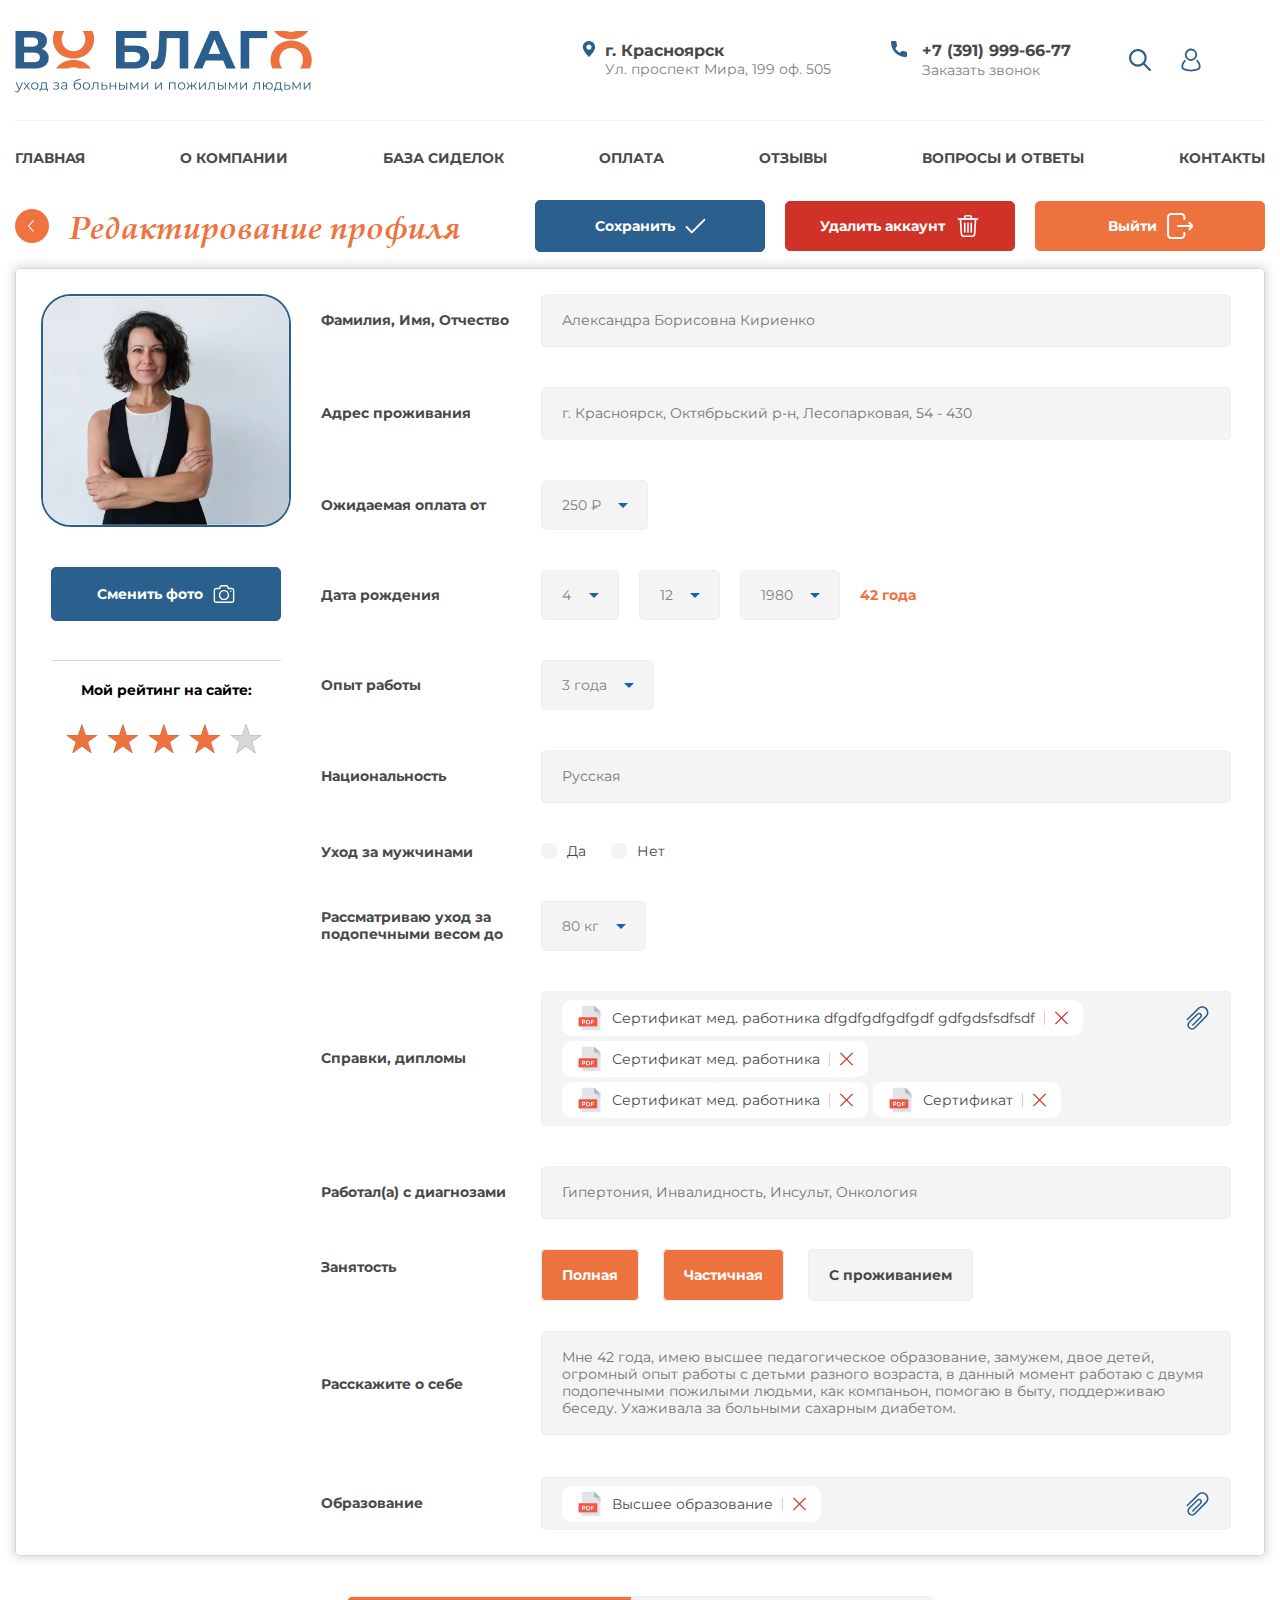
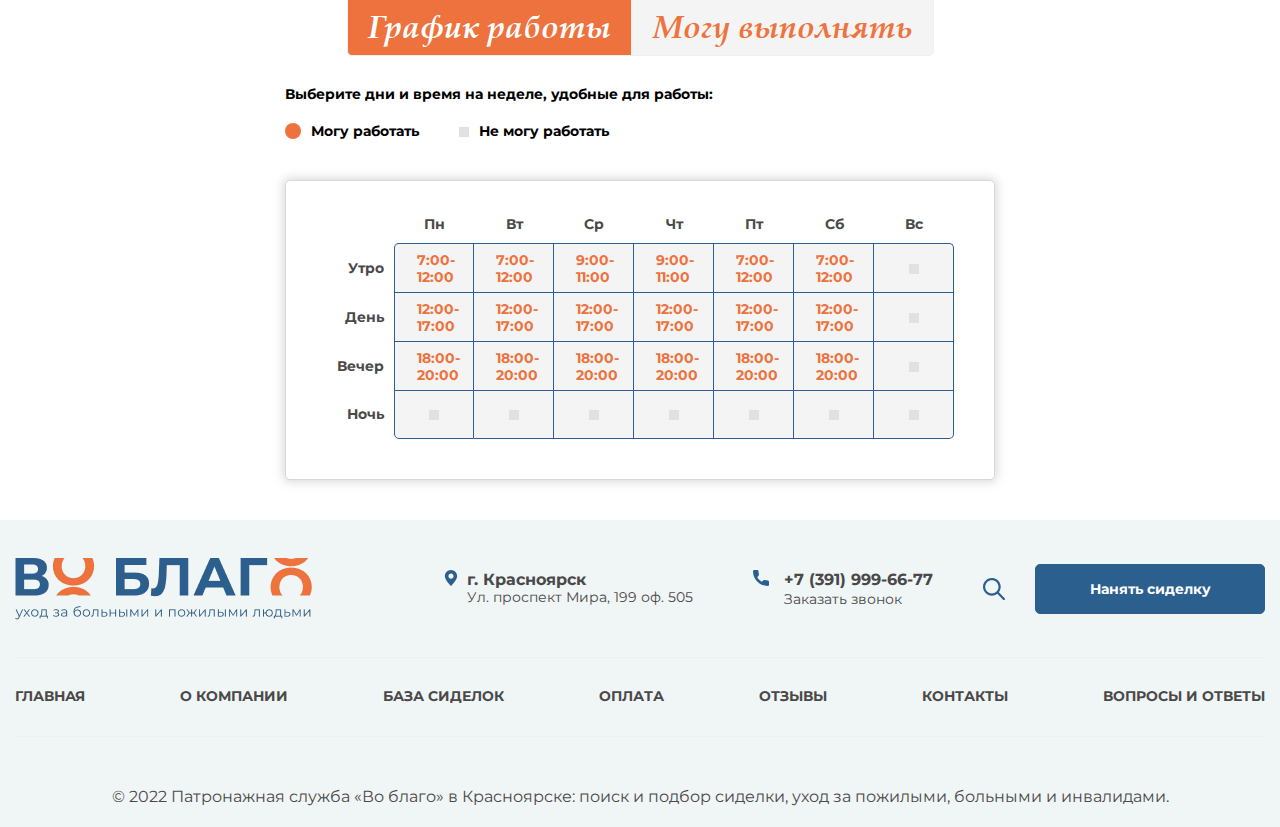
<file: edit.html>
<!DOCTYPE html>
<html lang="ru">

<head>
	<title>Анкета</title>
	<meta charset="UTF-8">
	<meta name="format-detection" content="telephone=no">
	<!-- <style>body{opacity: 0;}</style> -->
	<link rel="stylesheet" href="css/style.min.css?_v=20220601110044">
	<link rel="shortcut icon" href="favicon.ico">
	<!-- <meta name="robots" content="noindex, nofollow"> -->
	<meta name="viewport" content="width=device-width, initial-scale=1.0">
</head>

<body>
	<div class="wrapper">
		<header class="header">
			<div class="header__container">
				<div class="header__body">
					<button type="button" class="menu__icon icon-menu"><span></span>
						<div class="close">Закрыть</div>
					</button>
					<a href="index.html" class="header__logo">
						<picture><source srcset="img/header/logo.webp" type="image/webp"><img src="img/header/logo.png" alt="Логотип сайта"></picture>
					</a>
					<div class="header__feedback">
						<div class="header__adress">
							<img src="img/header/location.svg" alt="Адресс нашей компании">
							<p><span>г. Красноярск</span>Ул. проспект Мира, 199 оф. 505</p>
						</div>
						<div class="header__phone">
							<img src="img/header/phone.svg" alt="Телефон нашей компании">
							<p><a href="tel:+73919996677">+7 (391) 999-66-77</a><button class="js-open-modal" data-modal="2">Заказать звонок</button></p>
						</div>
					</div>
					<div class="header__box">
						<div class="header__search">
							<a href="#" class="js-open-modal" data-modal="1">
								<img src="img/header/search.svg" alt="Поиск наших услуг">
							</a>
						</div>
						<div class="header__user">
							<a href="#" class="js-open-modal" data-modal="4">
								<img src="img/header/user.svg" alt="Войдите в аккаунт">
							</a>
						</div>
					</div>
					<div class="header__button">
						<a href="#" class="button-dark-winter">Нанять сиделку</a>
					</div>
					<div class="header__menu menu">
						<nav class="menu__body">
							<ul class="menu__list">
								<li class="menu__item"><a href="index.html" class="menu__link">Главная</a></li>
								<li class="menu__item"><a href="about.html" class="menu__link">О компании</a></li>
								<li class="menu__item"><a href="base.html" class="menu__link">База сиделок</a></li>
								<li class="menu__item"><a href="payment.html" class="menu__link">Оплата</a></li>
								<li class="menu__item"><a href="reviews.html" class="menu__link">Отзывы</a></li>
								<li class="menu__item"><a href="question-answer.html" class="menu__link">Вопросы и ответы</a>
								</li>
								<li class="menu__item"><a href="contacts.html" class="menu__link">Контакты</a></li>
							</ul>
						</nav>
					</div>
				</div>
			</div>
		</header>
		<main class="page">
			<section class="edit">
				<div class="edit__container">
					<div class="edit__body">
						<div class="edit__top-box top-box">
							<a href="personal.html" class="top-box__button-back">
								<img src="img/blank/arrow.svg" alt="Аватар">
								<span class="title">Редактирование профиля</span>
							</a>
							<div class="top-box__button-save">
								<button class="button-dark-winter">
									<span>Сохранить</span>
									<svg width="21" height="20" viewBox="0 0 21 20" fill="none" xmlns="http://www.w3.org/2000/svg">
										<g clip-path="url(#clip0_111_773)">
											<path d="M20.2071 2.94906C19.8166 2.55851 19.1835 2.55851 18.7929 2.94906L6.81228 14.9298L2.20713 10.3246C1.81662 9.9341 1.1835 9.93414 0.79291 10.3246C0.402363 10.7152 0.402363 11.3483 0.79291 11.7388L6.10518 17.051C6.49557 17.4415 7.12916 17.4413 7.51939 17.051L20.2071 4.36328C20.5977 3.97277 20.5976 3.33961 20.2071 2.94906Z" />
										</g>
										<defs>
											<clipPath id="clip0_111_773">
												<rect width="20" height="20" transform="translate(0.5)" />
											</clipPath>
										</defs>
									</svg>
								</button>
							</div>
							<div class="top-box__button-delete">
								<button class="top-box__red">
									<span>Удалить аккаунт</span>
									<svg width="26" height="26" viewBox="0 0 26 26" fill="none" xmlns="http://www.w3.org/2000/svg">
										<path d="M17.1602 24.1042H8.84024C8.00783 24.0921 7.21064 23.7663 6.60808 23.1919C6.00552 22.6174 5.64201 21.8367 5.59024 21.0058L4.6044 6.0125C4.59935 5.90379 4.6159 5.79516 4.65309 5.69289C4.69028 5.59062 4.74737 5.49673 4.82107 5.41666C4.897 5.33368 4.98892 5.26691 5.09132 5.22037C5.19371 5.17383 5.30446 5.14847 5.4169 5.14583H20.5836C20.695 5.14558 20.8053 5.16825 20.9075 5.21243C21.0098 5.2566 21.1019 5.32135 21.1781 5.40263C21.2543 5.48391 21.313 5.57999 21.3505 5.68491C21.388 5.78982 21.4035 5.90133 21.3961 6.0125L20.4536 21.0058C20.4012 21.8441 20.0316 22.631 19.4199 23.2066C18.8081 23.7821 18.0002 24.103 17.1602 24.1042ZM6.3269 6.77083L7.16107 20.9083C7.18863 21.3346 7.37764 21.7344 7.6896 22.0262C8.00157 22.3181 8.41304 22.4801 8.84024 22.4792H17.1602C17.5867 22.4775 17.9967 22.3147 18.3081 22.0233C18.6196 21.732 18.8093 21.3337 18.8394 20.9083L19.7169 6.825L6.3269 6.77083Z" />
										<path d="M22.75 6.77083H3.25C3.03451 6.77083 2.82785 6.68523 2.67548 6.53286C2.5231 6.38048 2.4375 6.17382 2.4375 5.95833C2.4375 5.74284 2.5231 5.53618 2.67548 5.38381C2.82785 5.23143 3.03451 5.14583 3.25 5.14583H22.75C22.9655 5.14583 23.1721 5.23143 23.3245 5.38381C23.4769 5.53618 23.5625 5.74284 23.5625 5.95833C23.5625 6.17382 23.4769 6.38048 23.3245 6.53286C23.1721 6.68523 22.9655 6.77083 22.75 6.77083Z" />
										<path d="M16.25 6.77083H9.75C9.53538 6.76803 9.33035 6.68152 9.17858 6.52975C9.02681 6.37798 8.94031 6.17295 8.9375 5.95833V4.00833C8.95123 3.45239 9.17821 2.92301 9.57144 2.52977C9.96467 2.13654 10.4941 1.90957 11.05 1.89583H14.95C15.5152 1.90997 16.0525 2.14446 16.4472 2.54927C16.8419 2.95408 17.0627 3.49713 17.0625 4.0625V5.95833C17.0597 6.17295 16.9732 6.37798 16.8214 6.52975C16.6697 6.68152 16.4646 6.76803 16.25 6.77083ZM10.5625 5.14583H15.4375V4.0625C15.4375 3.93321 15.3861 3.80921 15.2947 3.71778C15.2033 3.62636 15.0793 3.575 14.95 3.575H11.05C10.9207 3.575 10.7967 3.62636 10.7053 3.71778C10.6139 3.80921 10.5625 3.93321 10.5625 4.0625V5.14583Z" />
										<path d="M16.25 19.7708C16.0354 19.768 15.8303 19.6815 15.6786 19.5298C15.5268 19.378 15.4403 19.1729 15.4375 18.9583V10.2917C15.4375 10.0762 15.5231 9.86952 15.6755 9.71714C15.8278 9.56477 16.0345 9.47917 16.25 9.47917C16.4655 9.47917 16.6721 9.56477 16.8245 9.71714C16.9769 9.86952 17.0625 10.0762 17.0625 10.2917V18.9583C17.0597 19.1729 16.9732 19.378 16.8214 19.5298C16.6697 19.6815 16.4646 19.768 16.25 19.7708Z" />
										<path d="M9.75 19.7708C9.53538 19.768 9.33035 19.6815 9.17858 19.5298C9.02681 19.378 8.94031 19.1729 8.9375 18.9583V10.2917C8.9375 10.0762 9.0231 9.86952 9.17548 9.71714C9.32785 9.56477 9.53451 9.47917 9.75 9.47917C9.96549 9.47917 10.1722 9.56477 10.3245 9.71714C10.4769 9.86952 10.5625 10.0762 10.5625 10.2917V18.9583C10.5597 19.1729 10.4732 19.378 10.3214 19.5298C10.1697 19.6815 9.96462 19.768 9.75 19.7708Z" />
										<path d="M13 19.7708C12.7854 19.768 12.5803 19.6815 12.4286 19.5298C12.2768 19.378 12.1903 19.1729 12.1875 18.9583V10.2917C12.1875 10.0762 12.2731 9.86952 12.4255 9.71714C12.5778 9.56477 12.7845 9.47917 13 9.47917C13.2155 9.47917 13.4222 9.56477 13.5745 9.71714C13.7269 9.86952 13.8125 10.0762 13.8125 10.2917V18.9583C13.8097 19.1729 13.7232 19.378 13.5714 19.5298C13.4197 19.6815 13.2146 19.768 13 19.7708Z" />
									</svg>
								</button>
							</div>
							<div class="top-box__button-exit">
								<button class="top-box__orange">
									<span>Выйти</span>
									<svg width="20" height="20" viewBox="0 0 20 20" fill="none" xmlns="http://www.w3.org/2000/svg">
										<g clip-path="url(#clip0_115_929)">
											<path d="M14.1406 15.3125V16.875C14.1406 18.5982 12.7388 20 11.0156 20H3.16406C1.44089 20 0.0390625 18.5982 0.0390625 16.875V3.125C0.0390625 1.40182 1.44089 0 3.16406 0H11.0156C12.7388 0 14.1406 1.40182 14.1406 3.125V4.6875C14.1406 5.11902 13.7909 5.46875 13.3594 5.46875C12.9279 5.46875 12.5781 5.11902 12.5781 4.6875V3.125C12.5781 2.26349 11.8771 1.5625 11.0156 1.5625H3.16406C2.30255 1.5625 1.60156 2.26349 1.60156 3.125V16.875C1.60156 17.7365 2.30255 18.4375 3.16406 18.4375H11.0156C11.8771 18.4375 12.5781 17.7365 12.5781 16.875V15.3125C12.5781 14.881 12.9279 14.5312 13.3594 14.5312C13.7909 14.5312 14.1406 14.881 14.1406 15.3125ZM19.467 8.65799L17.7176 6.90857C17.4124 6.60339 16.9177 6.60339 16.6127 6.90857C16.3075 7.21359 16.3075 7.70828 16.6127 8.01331L17.8571 9.25781H8.47656C8.04504 9.25781 7.69531 9.60754 7.69531 10.0391C7.69531 10.4706 8.04504 10.8203 8.47656 10.8203H17.8571L16.6127 12.0648C16.3075 12.3698 16.3075 12.8645 16.6127 13.1696C16.7653 13.3221 16.9652 13.3984 17.1651 13.3984C17.3651 13.3984 17.565 13.3221 17.7176 13.1696L19.467 11.4201C20.2286 10.6586 20.2286 9.41956 19.467 8.65799Z" />
										</g>
										<defs>
											<clipPath id="clip0_115_929">
												<rect width="20" height="20" />
											</clipPath>
										</defs>
									</svg>
								</button>
							</div>
						</div>
						<div class="edit__box">
							<div class="edit__preview preview">
								<div class="preview__image">
									<picture><source srcset="img/edit/avatar1.webp" type="image/webp"><img src="img/edit/avatar1.jpg" alt=""></picture>
								</div>
								<div class="preview__load-file">
									<button class="button-dark-winter">
										<span>Сменить фото</span>
										<svg width="22" height="22" viewBox="0 0 22 22" fill="none" xmlns="http://www.w3.org/2000/svg">
											<path d="M18.8018 4.8125H15.8496L15.5059 3.78125C15.3402 3.28052 15.0207 2.84483 14.593 2.53623C14.1653 2.22763 13.6511 2.06185 13.1237 2.0625H8.87631C8.34903 2.0621 7.83504 2.22799 7.40748 2.53656C6.97991 2.84514 6.66055 3.28069 6.49481 3.78125L6.15037 4.8125H3.19825C2.53258 4.81323 1.89438 5.07799 1.42369 5.54869C0.952986 6.01939 0.688228 6.65758 0.6875 7.32325V17.4295C0.688955 18.0947 0.954035 18.7322 1.42466 19.2023C1.89528 19.6724 2.53306 19.9368 3.19825 19.9375H18.8045C19.4697 19.936 20.1072 19.671 20.5773 19.2003C21.0474 18.7297 21.3118 18.0919 21.3125 17.4267V7.3205C21.311 6.65531 21.046 6.01782 20.5753 5.54771C20.1047 5.07761 19.4669 4.81323 18.8018 4.8125ZM19.9375 17.4267C19.9371 17.7279 19.8174 18.0165 19.6044 18.2294C19.3915 18.4424 19.1029 18.5621 18.8018 18.5625H3.19825C2.89714 18.5621 2.60847 18.4424 2.39556 18.2294C2.18264 18.0165 2.06286 17.7279 2.0625 17.4267V7.3205C2.06359 7.01987 2.18369 6.7319 2.39652 6.51958C2.60936 6.30726 2.89762 6.18786 3.19825 6.1875H6.64606C6.7903 6.18739 6.93084 6.14192 7.04781 6.05753C7.16477 5.97314 7.25223 5.85409 7.29781 5.71725L7.799 4.21369C7.87426 3.98754 8.01884 3.79083 8.21223 3.6515C8.40561 3.51217 8.63797 3.4373 8.87631 3.4375H13.1237C13.3621 3.43724 13.5946 3.51218 13.788 3.65165C13.9814 3.79113 14.1259 3.98804 14.201 4.21438L14.7022 5.71725C14.7478 5.85409 14.8352 5.97314 14.9522 6.05753C15.0692 6.14192 15.2097 6.18739 15.3539 6.1875H18.8018C19.1029 6.18787 19.3915 6.30764 19.6044 6.52056C19.8174 6.73347 19.9371 7.02214 19.9375 7.32325V17.4267Z" />
											<path d="M11 6.875C9.98019 6.875 8.98328 7.17741 8.13534 7.74398C7.2874 8.31056 6.62651 9.11586 6.23625 10.058C5.84598 11.0002 5.74387 12.037 5.94283 13.0372C6.14178 14.0374 6.63287 14.9562 7.35398 15.6773C8.0751 16.3984 8.99385 16.8895 9.99407 17.0884C10.9943 17.2874 12.031 17.1853 12.9732 16.795C13.9154 16.4047 14.7207 15.7438 15.2873 14.8959C15.8538 14.048 16.1563 13.0511 16.1563 12.0312C16.1548 10.6642 15.6111 9.35351 14.6444 8.38684C13.6777 7.42017 12.3671 6.87646 11 6.875ZM11 15.8125C10.2521 15.8125 9.52108 15.5907 8.89925 15.1752C8.27743 14.7598 7.79278 14.1692 7.50658 13.4783C7.22039 12.7873 7.14551 12.0271 7.29141 11.2936C7.43731 10.5601 7.79744 9.88632 8.32625 9.3575C8.85507 8.82868 9.52883 8.46856 10.2623 8.32266C10.9958 8.17676 11.7561 8.25164 12.447 8.53783C13.138 8.82402 13.7285 9.30868 14.144 9.9305C14.5595 10.5523 14.7813 11.2834 14.7813 12.0312C14.7802 13.0338 14.3814 13.9949 13.6725 14.7038C12.9637 15.4127 12.0025 15.8114 11 15.8125Z" />
											<path d="M17.875 8.9375C18.2547 8.9375 18.5625 8.6297 18.5625 8.25C18.5625 7.8703 18.2547 7.5625 17.875 7.5625C17.4953 7.5625 17.1875 7.8703 17.1875 8.25C17.1875 8.6297 17.4953 8.9375 17.875 8.9375Z" />
										</svg>
									</button>
								</div>
								<div class="preview__stars">
									<span>Мой рейтинг на сайте:</span>
									<div class="simple-rating">
										<div class="simple-rating__items">
											<input id="simple-rating__5" type="radio" class="simple-rating__item" name="simple-rating" value="5">
											<label for="simple-rating__5" class="simple-rating__label"></label>
											<input id="simple-rating__4" type="radio" class="simple-rating__item" checked name="simple-rating" value="4">
											<label for="simple-rating__4" class="simple-rating__label"></label>
											<input id="simple-rating__3" type="radio" class="simple-rating__item" name="simple-rating" value="3">
											<label for="simple-rating__3" class="simple-rating__label"></label>
											<input id="simple-rating__2" type="radio" class="simple-rating__item" name="simple-rating" value="2">
											<label for="simple-rating__2" class="simple-rating__label"></label>
											<input id="simple-rating__1" type="radio" class="simple-rating__item" name="simple-rating" value="1">
											<label for="simple-rating__1" class="simple-rating__label"></label>
										</div>
									</div>
								</div>
							</div>
							<div class="edit__settings settings">
								<div class="settings__box">
									<div class="settings__row">
										<div class="settings__settings-name">
											<span>Фамилия, Имя, Отчество</span>
										</div>
										<div class="settings__input">
											<input type="text" placeholder="Александра Борисовна Кириенко">
										</div>
									</div>
									<div class="settings__row">
										<div class="settings__settings-name">
											<span>Адрес проживания</span>
										</div>
										<div class="settings__input">
											<input type="text" placeholder="г. Красноярск, Октябрьский р-н, Лесопарковая, 54 - 430">
										</div>
									</div>
									<div class="settings__row settings__price">
										<div class="settings__settings-name">
											<span>Ожидаемая оплата от</span>
										</div>
										<div class="settings__select settings__100">
											<select class="js-choice">
												<option value="1" selected>250 ₽</option>
												<option value="4">250 ₽</option>
												<option value="4">350 ₽</option>
												<option value="4">450 ₽</option>
												<option value="4">550 ₽</option>
											</select>
										</div>
									</div>
									<div class="settings__row settings__bithday">
										<div class="settings__settings-name">
											<span>Дата рождения</span>
										</div>
										<div class="settings__select">
											<div class="settings__select-item-78">
												<select class="js-choice settings__78">
													<option value="1" selected>4</option>
													<option value="4">1</option>
													<option value="4">2</option>
													<option value="4">3</option>
													<option value="4">4</option>
													<option value="4">1</option>
													<option value="4">2</option>
													<option value="4">3</option>
													<option value="4">4</option>
													<option value="4">1</option>
													<option value="4">2</option>
													<option value="4">3</option>
													<option value="4">4</option>
													<option value="4">1</option>
													<option value="4">2</option>
													<option value="4">3</option>
													<option value="4">4</option>
												</select>
											</div>
											<div class="settings__select-item-78">
												<select class="js-choice settings__78">
													<option value="1" selected>12</option>
													<option value="4">12</option>
													<option value="4">12</option>
													<option value="4">12</option>
													<option value="4">12</option>
													<option value="4">12</option>
													<option value="4">12</option>
													<option value="4">12</option>
													<option value="4">12</option>
													<option value="4">12</option>
													<option value="4">12</option>
													<option value="4">12</option>
													<option value="4">12</option>
													<option value="4">12</option>
													<option value="4">12</option>
													<option value="4">12</option>
													<option value="4">12</option>
												</select>
											</div>
											<div class="settings__select-item-92">
												<select class="js-choice settings__92">
													<option value="1" selected>1980</option>
													<option value="4">1980</option>
													<option value="4">1980</option>
													<option value="4">1980</option>
													<option value="4">1980</option>
													<option value="4">1980</option>
													<option value="4">1980</option>
													<option value="4">1980</option>
													<option value="4">1980</option>
													<option value="4">1980</option>
													<option value="4">1980</option>
													<option value="4">1980</option>
													<option value="4">1980</option>
													<option value="4">1980</option>
													<option value="4">1980</option>
													<option value="4">1980</option>
													<option value="4">1980</option>
												</select>
											</div>
											<span>42 года</span>
										</div>
									</div>
									<div class="settings__row settings__expirience">
										<div class="settings__settings-name">
											<span>Опыт работы</span>
										</div>
										<div class="settings__select settings__select-item-105">
											<select class="js-choice settings__105">
												<option value="1" selected>3 года</option>
												<option value="4">4 года</option>
												<option value="4">5 года</option>
												<option value="4">6 года</option>
												<option value="4">7 года</option>
											</select>
										</div>
									</div>
									<div class="settings__row">
										<div class="settings__settings-name">
											<span>Национальность</span>
										</div>
										<div class="settings__input">
											<input type="text" placeholder="Русская">
										</div>
									</div>
									<div class="settings__row">
										<div class="settings__settings-name">
											<span>Уход за мужчинами</span>
										</div>
										<div class="settings__radio">
											<div class="options__item">
												<input id="yes" checked type="radio" value="yes" name="yesorno" class="options__input">
												<label for="yes" class="options__label"><span>Да</span></label>
											</div>
											<div class="options__item">
												<input id="no" type="radio" value="no" name="yesorno" class="options__input">
												<label for="no" class="options__label"><span>Нет</span></label>
											</div>
										</div>

									</div>
									<div class="settings__row">
										<div class="settings__settings-name">
											<span>Рассматриваю уход за подопечными весом до</span>
										</div>
										<div class="settings__select settings__select-item-97">
											<select class="js-choice settings__97">
												<option value="1" selected>80 кг</option>
												<option value="4">80 кг</option>
												<option value="4">80 кг</option>
												<option value="4">80 кг</option>
												<option value="4">80 кг</option>
											</select>
										</div>
									</div>
									<div class="settings__row">
										<div class="settings__settings-name">
											<span>Справки, дипломы</span>
										</div>
										<div class="settings__input settings__input_file">
											<input type="file" class="settings__input_img" placeholder="Русская">
											<div class="settings__list">
												<div class="settings__item-file">
													<img src="img/edit/pdf.svg" alt="ПДФ">
													<span>
														Сертификат мед. работника dfgdfgdfgdfgdf gdfgdsfsdfsdf
													</span>
													<img class="settings__close-btn" src="img/edit/close.svg" alt="Закрыть">
												</div>
												<div class="settings__item-file">
													<img src="img/edit/pdf.svg" alt="ПДФ">
													<span>
														Сертификат мед. работника
													</span>
													<img class="settings__close-btn" src="img/edit/close.svg" alt="Закрыть">
												</div>
												<div class="settings__item-file">
													<img src="img/edit/pdf.svg" alt="ПДФ">
													<span>
														Сертификат мед. работника
													</span>
													<img class="settings__close-btn" src="img/edit/close.svg" alt="Закрыть">
												</div>
												<div class="settings__item-file">
													<img src="img/edit/pdf.svg" alt="ПДФ">
													<span>
														Сертификат
													</span>
													<img class="settings__close-btn" src="img/edit/close.svg" alt="Закрыть">
												</div>
											</div>
										</div>
									</div>
									<div class="settings__row">
										<div class="settings__settings-name">
											<span>Работал(а) с диагнозами</span>
										</div>
										<div class="settings__input">
											<input type="text" placeholder="Гипертония, Инвалидность, Инсульт, Онкология">
										</div>
									</div>
									<div class="settings__row">
										<div class="settings__settings-name settings__settings-name_checkbox">
											<span>Занятость</span>
										</div>
										<div class="settings__inner">
											<input type="checkbox" checked data-location-param id="location-01" class="settings__checkbox">
											<label class="settings__btn" for="location-01">Полная</label>

											<input type="checkbox" checked data-location-param id="location-02" class="settings__checkbox">
											<label class="settings__btn" for="location-02">Частичная</label>

											<input type="checkbox" data-location-param id="location-03" class="settings__checkbox">
											<label class="settings__btn" for="location-03">С проживанием</label>
										</div>
									</div>
									<div class="settings__row">
										<div class="settings__settings-name">
											<span>Расскажите о себе</span>
										</div>
										<div class="settings__input">
											<textarea placeholder="Мне 42 года, имею высшее педагогическое образование, замужем, двое детей, огромный опыт работы с детьми разного возраста, в данный момент работаю с двумя подопечными пожилыми людьми, как компаньон, помогаю в быту, поддерживаю беседу. Ухаживала за больными сахарным диабетом."></textarea>
										</div>
									</div>
									<div class="settings__row">
										<div class="settings__settings-name">
											<span>Образование</span>
										</div>
										<div class="settings__input settings__input_file">
											<input type="file" class="settings__input_img" placeholder="Русская">
											<div class="settings__list">
												<div class="settings__item-file">
													<img src="img/edit/pdf.svg" alt="ПДФ">
													<span>
														Высшее образование
													</span>
													<img class="settings__close-btn" src="img/edit/close.svg" alt="Закрыть">
												</div>
											</div>
										</div>
									</div>
								</div>
							</div>
						</div>
					</div>
				</div>
			</section>
			<section class="chart">
				<div class="chart__container">
					<div class="chart__body">
						<div class="chart__buttons">
							<button class="box-one__title boxone chart-active title">
								График работы
							</button>
							<button class="box-two__title boxtwo title">
								Могу выполнять
							</button>
						</div>
						<div class="chart__inner-box-one chart-active">
							<div class="chart__choice choice-chart">
								<div class="choice-chart__subtitle">
									<h3>Выберите дни и время на неделе, удобные для работы:</h3>
								</div>
								<div class="choice-chart__box">
									<div class="choice-chart__yes-work">
										<span>Могу работать</span>
									</div>
									<div class="choice-chart__no-work">
										<span>Не могу работать</span>
									</div>
								</div>
							</div>
							<div class="chart__box-one box-one ">
								<div class="box-one__cards">
									<div class="box-one__cards-block">
										<div class="box-one__row">
											<div class="box-one__column"></div>
											<div class="box-one__column box-one__column_day">Пн</div>
											<div class="box-one__column box-one__column_day">Вт</div>
											<div class="box-one__column box-one__column_day">Ср</div>
											<div class="box-one__column box-one__column_day">Чт</div>
											<div class="box-one__column box-one__column_day">Пт</div>
											<div class="box-one__column box-one__column_day">Сб</div>
											<div class="box-one__column box-one__column_day">Вс</div>
										</div>
										<div class="box-one__row">
											<div class="box-one__column box-one__column_time">Утро</div>
											<div class="box-one__column box-one__column_bg box-one__column_btl box-one__column_bl">
												7:00-12:00</div>
											<div class="box-one__column box-one__column_bg">7:00-12:00</div>
											<div class="box-one__column box-one__column_bg">9:00-11:00</div>
											<div class="box-one__column box-one__column_bg">9:00-11:00</div>
											<div class="box-one__column box-one__column_bg">7:00-12:00</div>
											<div class="box-one__column box-one__column_bg">7:00-12:00</div>
											<div class="box-one__column box-one__column_bg box-one__column_btr box-one__column_dot">
											</div>
										</div>
										<div class="box-one__row">
											<div class="box-one__column box-one__column_time">День</div>
											<div class="box-one__column box-one__column_bg box-one__column_bl">
												12:00-17:00
											</div>
											<div class="box-one__column box-one__column_bg">12:00-17:00</div>
											<div class="box-one__column box-one__column_bg">12:00-17:00</div>
											<div class="box-one__column box-one__column_bg">12:00-17:00</div>
											<div class="box-one__column box-one__column_bg">12:00-17:00</div>
											<div class="box-one__column box-one__column_bg">12:00-17:00</div>
											<div class="box-one__column box-one__column_bg box-one__column_dot"></div>
										</div>
										<div class="box-one__row">
											<div class="box-one__column box-one__column_time">Вечер</div>
											<div class="box-one__column box-one__column_bg box-one__column_bl">
												18:00-20:00
											</div>
											<div class="box-one__column box-one__column_bg">18:00-20:00</div>
											<div class="box-one__column box-one__column_bg">18:00-20:00</div>
											<div class="box-one__column box-one__column_bg">18:00-20:00</div>
											<div class="box-one__column box-one__column_bg">18:00-20:00</div>
											<div class="box-one__column box-one__column_bg">18:00-20:00</div>
											<div class="box-one__column box-one__column_bg box-one__column_dot"></div>
										</div>
										<div class="box-one__row">
											<div class="box-one__column box-one__column_time">Ночь</div>
											<div class="box-one__column box-one__column_bg box-one__column_bbl box-one__column_bb box-one__column_bl box-one__column_dot">
											</div>
											<div class="box-one__column box-one__column_bg box-one__column_bb box-one__column_dot">
											</div>
											<div class="box-one__column box-one__column_bg box-one__column_bb box-one__column_dot">
											</div>
											<div class="box-one__column box-one__column_bg box-one__column_bb box-one__column_dot">
											</div>
											<div class="box-one__column box-one__column_bg box-one__column_bb box-one__column_dot">
											</div>
											<div class="box-one__column box-one__column_bg box-one__column_bb box-one__column_dot">
											</div>
											<div class="box-one__column box-one__column_bg box-one__column_bb box-one__column_bbr box-one__column_dot">
											</div>
										</div>
									</div>
								</div>
							</div>
						</div>
						<div class="chart__inner-box-two">

							<div class="chart__box-work">
								<div class="chart__subtitle-work">
									<h3>Введите вид работ</h3>
								</div>
								<div class="chart__input-work">
									<input class="inp-img" type="text" placeholder="Уход за поверхностью тела">
									<img src="img/edit/del.svg" alt="Удалить">
								</div>
							</div>

							<div class="chart__box-two box-two">
								<div class="box-two__cards">
									<div class="box-two__cards-box box-two__cards-box_m">
										<div class="box-two__item box-two__item_m"><span>Помощь при пользовании
												туалетной
												комнатой</span><button><img src="img/edit/closeBlue.svg" alt="Удалить"></button>
										</div>
										<div class="box-two__item box-two__item_m"><span>Уборка в
												доме</span><button><img src="img/edit/closeBlue.svg" alt="Удалить"></button></div>
										<div class="box-two__item box-two__item_m"><span>Поднятие и передвижение
												пациента</span><button><img src="img/edit/closeBlue.svg" alt="Удалить"></button></div>
										<div class="box-two__item box-two__item_m"><span>Сопровождение
												пациента</span><button><img src="img/edit/closeBlue.svg" alt="Удалить"></button></div>
									</div>
								</div>
							</div>
						</div>
					</div>
				</div>
			</section>
		</main>
		<footer class="footer">
			<div class="footer__container">
				<div class="footer__body">
					<div class="footer__top">
						<a href="index.html" class="footer__logo">
							<picture><source srcset="img/header/logo.webp" type="image/webp"><img src="img/header/logo.png" alt="Логотип сайты"></picture>
						</a>
						<div class="footer__feedback">
							<div class="header__adress footer__adress">
								<img src="img/header/location.svg" alt="Адресс нашей компании">
								<p><span>г. Красноярск</span>Ул. проспект Мира, 199 оф. 505</p>
							</div>
							<div class="header__phone">
								<img src="img/header/phone.svg" alt="Телефон нашей компании">
								<p><a href="tel:+73919996677">+7 (391)
										999-66-77</a><button class="js-open-modal" data-modal="2">Заказать звонок</button></p>
							</div>
						</div>
						<div class="footer__search">
							<a href="#" class="js-open-modal" data-modal="1">
								<img src="img/header/search.svg" alt="Поиск наших услуг">
							</a>
						</div>
						<div class="footer__button">
							<a href="#" class="button-dark-winter">Нанять сиделку</a>
						</div>
					</div>
					<div class="footer__middle">
						<nav class="footer__menu">
							<ul class="footer__list">
								<li class="footer__item"><a href="index.html" class="footer__link">Главная</a></li>
								<li class="footer__item"><a href="about.html" class="footer__link">О компании</a></li>
								<li class="footer__item"><a href="base.html" class="footer__link">База сиделок</a></li>
								<li class="footer__item"><a href="payment.html" class="footer__link">Оплата</a></li>
								<li class="footer__item"><a href="reviews.html" class="footer__link">Отзывы</a></li>
								<li class="footer__item footer__item_m"><a href="question-answer.html" class="footer__link">Вопросы и ответы</a>
								</li>
								<li class="footer__item "><a href="contacts.html" class="footer__link">Контакты</a></li>
							</ul>
						</nav>
					</div>
					<div class="footer__bottom">
						<p>© 2022 Патронажная служба «Во благо» в Красноярске: поиск и подбор сиделки, уход за пожилыми,
							больными и инвалидами.</p>
					</div>
				</div>
			</div>
		</footer>
	</div>
	<!-- search -->
	<div class="modal modal-search" data-modal="1">
		<div class="search__container">
			<div class="search__body">
				<div class="search__input">
					<input type="text" placeholder="Напишите, что хотите найти..">
				</div>
			</div>
		</div>
	</div>




	<div class="modal modal-call" data-modal="2">
		<div class="call__body">
			<div class="call__title title">
				<h4>Заказать звонок</h4>
			</div>
			<div class="call__form">
				<div class="call__item">
					<span>ФИО</span>
					<input type="text" placeholder="Иванов Иван Иванович">
				</div>
				<div class="call__item">
					<span>Телефон</span>
					<input type="text" class="tel" placeholder="+7 (999) 555-77-32">
				</div>
				<div class="call__radio">
					<div class="options__item">
						<input id="yes" checked type="radio" value="yes" name="yesorno" class="options__input">
						<label for="yes" class="options__label"></label>
					</div>
					<span>Я даю согласие на обработку <a href="#">персональных данных</a></span>
				</div>
			</div>
			<div class="call__buttons">
				<button class="call__send js-open-modal" data-modal="3">
					<span>Отправить</span>
					<svg width="18" height="19" viewBox="0 0 18 19" fill="none" xmlns="http://www.w3.org/2000/svg">
						<g clip-path="url(#clip0_123_2630)">
							<path d="M11.9336 9.59224L18.0018 13.4285V5.59399L11.9336 9.59224Z" />
							<path d="M0 5.59399V13.4285L6.06825 9.59224L0 5.59399Z" />
							<path d="M16.8764 3.3125H1.12641C0.565031 3.3125 0.119531 3.731 0.0351562 4.26988L9.00141 10.1773L17.9677 4.26988C17.8833 3.731 17.4378 3.3125 16.8764 3.3125Z" />
							<path d="M10.9004 10.2718L9.30853 11.3203C9.21403 11.3821 9.10716 11.4125 8.99916 11.4125C8.89116 11.4125 8.78428 11.3821 8.68978 11.3203L7.09791 10.2706L0.0351562 14.738C0.121781 15.2724 0.565031 15.6875 1.12416 15.6875H16.8742C17.4333 15.6875 17.8765 15.2724 17.9632 14.738L10.9004 10.2718Z" />
						</g>
						<defs>
							<clipPath id="clip0_123_2630">
								<rect width="18" height="18" transform="translate(0 0.5)" />
							</clipPath>
						</defs>
					</svg>
				</button>
				<button class="call__cancel js-modal-close">
					<span>Отмена</span>
					<svg width="18" height="19" viewBox="0 0 18 19" fill="none" xmlns="http://www.w3.org/2000/svg">
						<g clip-path="url(#clip0_123_2646)">
							<path d="M17.1209 0.500019C17.2948 0.499987 17.4647 0.551516 17.6093 0.648088C17.7539 0.744663 17.8666 0.881941 17.9331 1.04256C17.9996 1.20318 18.017 1.37992 17.9831 1.55044C17.9492 1.72095 17.8654 1.87757 17.7425 2.00049L1.50029 18.2427C1.33545 18.4075 1.11186 18.5001 0.878731 18.5001C0.645599 18.5001 0.422018 18.4075 0.257168 18.2427C0.0923195 18.0778 -0.000291824 17.8542 -0.000291824 17.6211C-0.000291824 17.388 0.0923195 17.1644 0.257168 16.9995L16.4994 0.757364C16.5809 0.675646 16.6778 0.610844 16.7845 0.566681C16.8911 0.522518 17.0055 0.499865 17.1209 0.500019Z" />
							<path d="M0.878788 0.500019C0.994236 0.499865 1.10858 0.522518 1.21524 0.566681C1.32191 0.610844 1.4188 0.675646 1.50035 0.757364L17.7425 16.9995C17.9074 17.1644 18 17.388 18 17.6211C18 17.8542 17.9074 18.0778 17.7425 18.2427C17.5777 18.4075 17.3541 18.5001 17.121 18.5001C16.8878 18.5001 16.6643 18.4075 16.4994 18.2427L0.257227 2.00049C0.134275 1.87757 0.0505409 1.72095 0.0166149 1.55044C-0.0173111 1.37992 9.53674e-05 1.20318 0.0666313 1.04256C0.133167 0.881941 0.245844 0.744663 0.390409 0.648088C0.534975 0.551516 0.704933 0.499987 0.878788 0.500019Z" />
						</g>
						<defs>
							<clipPath id="clip0_123_2646">
								<rect width="18" height="18" transform="translate(18 18.5) rotate(-180)" />
							</clipPath>
						</defs>
					</svg>

				</button>
			</div>
		</div>
	</div>




	<div class="modal modal-thanks" data-modal="3">
		<div class="thanks__body">
			<div class="thanks__title title">
				<h3>Спасибо! Мы перезвоним Вам!</h3>
			</div>
			<div class="thanks__text">
				<p>Обратный звонок осуществляется в течении 1 часа</p>
			</div>
			<div class="thanks__button">
				<button class="thanks__button_m js-modal-close">
					<span>Закрыть</span>
					<svg width="18" height="19" viewBox="0 0 18 19" fill="none" xmlns="http://www.w3.org/2000/svg">
						<g clip-path="url(#clip0_123_26465)">
							<path d="M17.1209 0.500019C17.2948 0.499987 17.4647 0.551516 17.6093 0.648088C17.7539 0.744663 17.8666 0.881941 17.9331 1.04256C17.9996 1.20318 18.017 1.37992 17.9831 1.55044C17.9492 1.72095 17.8654 1.87757 17.7425 2.00049L1.50029 18.2427C1.33545 18.4075 1.11186 18.5001 0.878731 18.5001C0.645599 18.5001 0.422018 18.4075 0.257168 18.2427C0.0923195 18.0778 -0.000291824 17.8542 -0.000291824 17.6211C-0.000291824 17.388 0.0923195 17.1644 0.257168 16.9995L16.4994 0.757364C16.5809 0.675646 16.6778 0.610844 16.7845 0.566681C16.8911 0.522518 17.0055 0.499865 17.1209 0.500019Z" />
							<path d="M0.878788 0.500019C0.994236 0.499865 1.10858 0.522518 1.21524 0.566681C1.32191 0.610844 1.4188 0.675646 1.50035 0.757364L17.7425 16.9995C17.9074 17.1644 18 17.388 18 17.6211C18 17.8542 17.9074 18.0778 17.7425 18.2427C17.5777 18.4075 17.3541 18.5001 17.121 18.5001C16.8878 18.5001 16.6643 18.4075 16.4994 18.2427L0.257227 2.00049C0.134275 1.87757 0.0505409 1.72095 0.0166149 1.55044C-0.0173111 1.37992 9.53674e-05 1.20318 0.0666313 1.04256C0.133167 0.881941 0.245844 0.744663 0.390409 0.648088C0.534975 0.551516 0.704933 0.499987 0.878788 0.500019Z" />
						</g>
						<defs>
							<clipPath id="clip0_123_26465">
								<rect width="18" height="18" transform="translate(18 18.5) rotate(-180)" />
							</clipPath>
						</defs>
					</svg>
				</button>
			</div>
		</div>
	</div>

	<div class="modal modal-user" data-modal="4">
		<div class="user__body">
			<div class="user__title title">
				<h4>Вам необходимо зарегистрироваться приобрести премиум аккаунт</h4>
			</div>
			<div class="user__text">
				<p>Чтобы нанять сиделку и видеть их контакты, Вам необходим премиум аккаунт</p>
			</div>
			<div class="call__buttons">
				<button class="call__send js-open-modal" data-modal="5">
					<span>Регистрация</span>
					<svg width="29" height="29" viewBox="0 0 29 29" fill="none" xmlns="http://www.w3.org/2000/svg">
						<path d="M21.2702 14.6585C21.189 14.5755 21.0921 14.5095 20.9851 14.4644C20.8781 14.4192 20.7632 14.3958 20.6471 14.3955C20.531 14.3951 20.416 14.4179 20.3087 14.4625C20.2015 14.5071 20.1043 14.5726 20.0226 14.6552C19.9409 14.7377 19.8765 14.8357 19.8331 14.9434C19.7897 15.0511 19.7682 15.1664 19.7698 15.2825C19.7714 15.3986 19.7961 15.5132 19.8424 15.6197C19.8888 15.7262 19.9559 15.8223 20.0398 15.9026C20.7821 16.6331 21.3711 17.5045 21.7721 18.4657C22.1731 19.4269 22.3781 20.4585 22.375 21.5C22.375 22.5702 19.3074 24.125 14.5 24.125C9.69271 24.125 6.62504 22.5694 6.62504 21.4982C6.6221 20.4639 6.82434 19.4393 7.22007 18.4836C7.61581 17.528 8.19716 16.6603 8.93049 15.9309C9.01344 15.85 9.0795 15.7535 9.12484 15.6469C9.17019 15.5403 9.19391 15.4258 9.19465 15.3099C9.19538 15.1941 9.17311 15.0793 9.12912 14.9721C9.08513 14.8649 9.02029 14.7676 8.93838 14.6857C8.85647 14.6037 8.75911 14.5389 8.65195 14.4949C8.54479 14.4509 8.42996 14.4287 8.31412 14.4294C8.19828 14.4301 8.08374 14.4539 7.97715 14.4992C7.87055 14.5445 7.77402 14.6106 7.69316 14.6936C6.79665 15.5853 6.08596 16.6461 5.60222 17.8145C5.11849 18.9828 4.87132 20.2355 4.87504 21.5C4.87504 24.3417 9.83367 25.875 14.5 25.875C19.1664 25.875 24.125 24.3417 24.125 21.5C24.1289 20.227 23.8784 18.966 23.3881 17.7911C22.8979 16.6163 22.1778 15.5512 21.2702 14.6585Z" />
						<path d="M14.5 15.375C15.7114 15.375 16.8956 15.0158 17.9029 14.3428C18.9101 13.6697 19.6952 12.7131 20.1588 11.5939C20.6224 10.4747 20.7436 9.24321 20.5073 8.05507C20.271 6.86694 19.6876 5.77557 18.831 4.91897C17.9744 4.06238 16.8831 3.47903 15.6949 3.24269C14.5068 3.00636 13.2753 3.12765 12.1561 3.59124C11.0369 4.05483 10.0803 4.83988 9.40725 5.84713C8.73422 6.85438 8.375 8.03859 8.375 9.25C8.37688 10.8739 9.02279 12.4307 10.171 13.579C11.3193 14.7272 12.8761 15.3731 14.5 15.375ZM14.5 4.875C15.3653 4.875 16.2112 5.13159 16.9306 5.61232C17.6501 6.09305 18.2108 6.77634 18.542 7.57576C18.8731 8.37519 18.9597 9.25485 18.7909 10.1035C18.6221 10.9522 18.2054 11.7317 17.5936 12.3436C16.9817 12.9554 16.2022 13.3721 15.3535 13.5409C14.5049 13.7097 13.6252 13.6231 12.8258 13.292C12.0263 12.9608 11.3431 12.4001 10.8623 11.6806C10.3816 10.9612 10.125 10.1153 10.125 9.25C10.1264 8.0901 10.5877 6.97809 11.4079 6.15792C12.2281 5.33774 13.3401 4.87637 14.5 4.875Z" />
					</svg>

				</button>
				<button class="call__cancel js-modal-close">
					<span>Закрыть</span>
					<svg width="18" height="19" viewBox="0 0 18 19" fill="none" xmlns="http://www.w3.org/2000/svg">
						<g clip-path="url(#clip0_123_26466)">
							<path d="M17.1209 0.500019C17.2948 0.499987 17.4647 0.551516 17.6093 0.648088C17.7539 0.744663 17.8666 0.881941 17.9331 1.04256C17.9996 1.20318 18.017 1.37992 17.9831 1.55044C17.9492 1.72095 17.8654 1.87757 17.7425 2.00049L1.50029 18.2427C1.33545 18.4075 1.11186 18.5001 0.878731 18.5001C0.645599 18.5001 0.422018 18.4075 0.257168 18.2427C0.0923195 18.0778 -0.000291824 17.8542 -0.000291824 17.6211C-0.000291824 17.388 0.0923195 17.1644 0.257168 16.9995L16.4994 0.757364C16.5809 0.675646 16.6778 0.610844 16.7845 0.566681C16.8911 0.522518 17.0055 0.499865 17.1209 0.500019Z" />
							<path d="M0.878788 0.500019C0.994236 0.499865 1.10858 0.522518 1.21524 0.566681C1.32191 0.610844 1.4188 0.675646 1.50035 0.757364L17.7425 16.9995C17.9074 17.1644 18 17.388 18 17.6211C18 17.8542 17.9074 18.0778 17.7425 18.2427C17.5777 18.4075 17.3541 18.5001 17.121 18.5001C16.8878 18.5001 16.6643 18.4075 16.4994 18.2427L0.257227 2.00049C0.134275 1.87757 0.0505409 1.72095 0.0166149 1.55044C-0.0173111 1.37992 9.53674e-05 1.20318 0.0666313 1.04256C0.133167 0.881941 0.245844 0.744663 0.390409 0.648088C0.534975 0.551516 0.704933 0.499987 0.878788 0.500019Z" />
						</g>
						<defs>
							<clipPath id="clip0_123_26466">
								<rect width="18" height="18" transform="translate(18 18.5) rotate(-180)" />
							</clipPath>
						</defs>
					</svg>
				</button>
			</div>
		</div>
	</div>

	<div class="modal modal-reg" data-modal="5">
		<div class="tabs">
			<div class="tabs__nav">
				<button class="tabs__btn tabs__btn_active">Вход</button>
				<button class="tabs__btn">Регистрация</button>
			</div>
			<div class="tabs__content">
				<div class="tabs__pane tabs__pane_show">
					<div class="entry">
						<div class="entry__body">
							<div class="entry__box">
								<div class="entry__item entry__item_m">
									<div class="entry__name">
										<span>Почта</span>
									</div>
									<input type="text" placeholder="mail@mail.ru">
								</div>
								<div class="entry__item entry__item_mm">
									<div class="entry__name">
										<span>Пароль</span>
									</div>
									<input type="password" class="entry__err" placeholder="**********">
								</div>
								<div class="entry__saveme">
									<div class="options__item">
										<input id="ye" checked type="radio" value="yes" name="yes" class="options__input">
										<label for="ye" class="options__label">Запомнить меня</label>
									</div>
									<a href="#">Забыли пароль?</a>
								</div>
								<div class="call__buttons">
									<button class="call__send js-open-modal" data-modal="3">
										<span>Отправить</span>
										<svg width="18" height="19" viewBox="0 0 18 19" fill="none" xmlns="http://www.w3.org/2000/svg">
											<g clip-path="url(#clip0_123)">
												<path d="M11.9336 9.59224L18.0018 13.4285V5.59399L11.9336 9.59224Z" />
												<path d="M0 5.59399V13.4285L6.06825 9.59224L0 5.59399Z" />
												<path d="M16.8764 3.3125H1.12641C0.565031 3.3125 0.119531 3.731 0.0351562 4.26988L9.00141 10.1773L17.9677 4.26988C17.8833 3.731 17.4378 3.3125 16.8764 3.3125Z" />
												<path d="M10.9004 10.2718L9.30853 11.3203C9.21403 11.3821 9.10716 11.4125 8.99916 11.4125C8.89116 11.4125 8.78428 11.3821 8.68978 11.3203L7.09791 10.2706L0.0351562 14.738C0.121781 15.2724 0.565031 15.6875 1.12416 15.6875H16.8742C17.4333 15.6875 17.8765 15.2724 17.9632 14.738L10.9004 10.2718Z" />
											</g>
											<defs>
												<clipPath id="clip0_123">
													<rect width="18" height="18" transform="translate(0 0.5)" />
												</clipPath>
											</defs>
										</svg>
									</button>
									<button class="call__cancel js-modal-close">
										<span>Отмена</span>
										<svg width="18" height="19" viewBox="0 0 18 19" fill="none" xmlns="http://www.w3.org/2000/svg">
											<g clip-path="url(#clip0_12)">
												<path d="M17.1209 0.500019C17.2948 0.499987 17.4647 0.551516 17.6093 0.648088C17.7539 0.744663 17.8666 0.881941 17.9331 1.04256C17.9996 1.20318 18.017 1.37992 17.9831 1.55044C17.9492 1.72095 17.8654 1.87757 17.7425 2.00049L1.50029 18.2427C1.33545 18.4075 1.11186 18.5001 0.878731 18.5001C0.645599 18.5001 0.422018 18.4075 0.257168 18.2427C0.0923195 18.0778 -0.000291824 17.8542 -0.000291824 17.6211C-0.000291824 17.388 0.0923195 17.1644 0.257168 16.9995L16.4994 0.757364C16.5809 0.675646 16.6778 0.610844 16.7845 0.566681C16.8911 0.522518 17.0055 0.499865 17.1209 0.500019Z" />
												<path d="M0.878788 0.500019C0.994236 0.499865 1.10858 0.522518 1.21524 0.566681C1.32191 0.610844 1.4188 0.675646 1.50035 0.757364L17.7425 16.9995C17.9074 17.1644 18 17.388 18 17.6211C18 17.8542 17.9074 18.0778 17.7425 18.2427C17.5777 18.4075 17.3541 18.5001 17.121 18.5001C16.8878 18.5001 16.6643 18.4075 16.4994 18.2427L0.257227 2.00049C0.134275 1.87757 0.0505409 1.72095 0.0166149 1.55044C-0.0173111 1.37992 9.53674e-05 1.20318 0.0666313 1.04256C0.133167 0.881941 0.245844 0.744663 0.390409 0.648088C0.534975 0.551516 0.704933 0.499987 0.878788 0.500019Z" />
											</g>
											<defs>
												<clipPath id="clip0_126">
													<rect width="18" height="18" transform="translate(18 18.5) rotate(-180)" />
												</clipPath>
											</defs>
										</svg>

									</button>
								</div>
								<div class="entry__error">
									<div class="entry__text">
										<span>Введен неверный логин или пароль. Повторите попытку.</span>
									</div>
									<div class="entry__image">
										<img src="img/modal/error.svg" alt="Ошибка">
									</div>
								</div>
							</div>
						</div>
					</div>
				</div>
				<div class="tabs__pane">
					<div class="reg__body">
						<div class="reg__text reg__text-two reg-text-activ">
							<p>Чтобы нанять сиделку и/или видеть их контакты, Вам необходимо подключить премиум аккаунт в
								личном кабинете</p>
						</div>
						<div class="reg__text reg__text-one">
							<p>Для публикации Вашей анкеты на сайте необходимо отредактировать её в личном кабинете и
								приобрести премиум аккаунт</p>
						</div>
						<div class="reg__box">
							<div class="reg__item">
								<div class="reg__name">
									<span>Почта</span>
								</div>
								<div class="reg__input">
									<input type="text" placeholder="mail@mail.ru">
								</div>
							</div>
							<div class="reg__item">
								<div class="reg__name">
									<span>Пароль</span>
								</div>
								<div class="reg__input">
									<input type="text" placeholder="**********">
								</div>
							</div>
							<div class="reg__item">
								<div class="reg__name">
									<span>Повторите пароль</span>
								</div>
								<div class="reg__input reg__warning">
									<input type="text" placeholder="***">
									<img class="reg__warning-btn" src="img/modal/closeReg.svg" alt="">
								</div>
								<div class="reg__warning">
									<p>Введено неверное значение</p>
								</div>
							</div>
							<div class="reg__buttons">
								<button class="reg__btn reg__btn-two">Ищу работу</button>
								<button class="reg__btn reg__btn-one reg-btn-activ">Ищу сиделку</button>
							</div>
							<div class="reg-call__buttons">
								<button class="reg__send js-open-modal" data-modal="5">
									<span>Регистрация</span>
									<svg width="29" height="29" viewBox="0 0 29 29" fill="none" xmlns="http://www.w3.org/2000/svg">
										<path d="M21.2702 14.6585C21.189 14.5755 21.0921 14.5095 20.9851 14.4644C20.8781 14.4192 20.7632 14.3958 20.6471 14.3955C20.531 14.3951 20.416 14.4179 20.3087 14.4625C20.2015 14.5071 20.1043 14.5726 20.0226 14.6552C19.9409 14.7377 19.8765 14.8357 19.8331 14.9434C19.7897 15.0511 19.7682 15.1664 19.7698 15.2825C19.7714 15.3986 19.7961 15.5132 19.8424 15.6197C19.8888 15.7262 19.9559 15.8223 20.0398 15.9026C20.7821 16.6331 21.3711 17.5045 21.7721 18.4657C22.1731 19.4269 22.3781 20.4585 22.375 21.5C22.375 22.5702 19.3074 24.125 14.5 24.125C9.69271 24.125 6.62504 22.5694 6.62504 21.4982C6.6221 20.4639 6.82434 19.4393 7.22007 18.4836C7.61581 17.528 8.19716 16.6603 8.93049 15.9309C9.01344 15.85 9.0795 15.7535 9.12484 15.6469C9.17019 15.5403 9.19391 15.4258 9.19465 15.3099C9.19538 15.1941 9.17311 15.0793 9.12912 14.9721C9.08513 14.8649 9.02029 14.7676 8.93838 14.6857C8.85647 14.6037 8.75911 14.5389 8.65195 14.4949C8.54479 14.4509 8.42996 14.4287 8.31412 14.4294C8.19828 14.4301 8.08374 14.4539 7.97715 14.4992C7.87055 14.5445 7.77402 14.6106 7.69316 14.6936C6.79665 15.5853 6.08596 16.6461 5.60222 17.8145C5.11849 18.9828 4.87132 20.2355 4.87504 21.5C4.87504 24.3417 9.83367 25.875 14.5 25.875C19.1664 25.875 24.125 24.3417 24.125 21.5C24.1289 20.227 23.8784 18.966 23.3881 17.7911C22.8979 16.6163 22.1778 15.5512 21.2702 14.6585Z" />
										<path d="M14.5 15.375C15.7114 15.375 16.8956 15.0158 17.9029 14.3428C18.9101 13.6697 19.6952 12.7131 20.1588 11.5939C20.6224 10.4747 20.7436 9.24321 20.5073 8.05507C20.271 6.86694 19.6876 5.77557 18.831 4.91897C17.9744 4.06238 16.8831 3.47903 15.6949 3.24269C14.5068 3.00636 13.2753 3.12765 12.1561 3.59124C11.0369 4.05483 10.0803 4.83988 9.40725 5.84713C8.73422 6.85438 8.375 8.03859 8.375 9.25C8.37688 10.8739 9.02279 12.4307 10.171 13.579C11.3193 14.7272 12.8761 15.3731 14.5 15.375ZM14.5 4.875C15.3653 4.875 16.2112 5.13159 16.9306 5.61232C17.6501 6.09305 18.2108 6.77634 18.542 7.57576C18.8731 8.37519 18.9597 9.25485 18.7909 10.1035C18.6221 10.9522 18.2054 11.7317 17.5936 12.3436C16.9817 12.9554 16.2022 13.3721 15.3535 13.5409C14.5049 13.7097 13.6252 13.6231 12.8258 13.292C12.0263 12.9608 11.3431 12.4001 10.8623 11.6806C10.3816 10.9612 10.125 10.1153 10.125 9.25C10.1264 8.0901 10.5877 6.97809 11.4079 6.15792C12.2281 5.33774 13.3401 4.87637 14.5 4.875Z" />
									</svg>

								</button>
								<button class="reg__cancel js-modal-close">
									<span>Закрыть</span>
									<svg width="18" height="19" viewBox="0 0 18 19" fill="none" xmlns="http://www.w3.org/2000/svg">
										<g clip-path="url(#clip0_123_26)">
											<path d="M17.1209 0.500019C17.2948 0.499987 17.4647 0.551516 17.6093 0.648088C17.7539 0.744663 17.8666 0.881941 17.9331 1.04256C17.9996 1.20318 18.017 1.37992 17.9831 1.55044C17.9492 1.72095 17.8654 1.87757 17.7425 2.00049L1.50029 18.2427C1.33545 18.4075 1.11186 18.5001 0.878731 18.5001C0.645599 18.5001 0.422018 18.4075 0.257168 18.2427C0.0923195 18.0778 -0.000291824 17.8542 -0.000291824 17.6211C-0.000291824 17.388 0.0923195 17.1644 0.257168 16.9995L16.4994 0.757364C16.5809 0.675646 16.6778 0.610844 16.7845 0.566681C16.8911 0.522518 17.0055 0.499865 17.1209 0.500019Z" />
											<path d="M0.878788 0.500019C0.994236 0.499865 1.10858 0.522518 1.21524 0.566681C1.32191 0.610844 1.4188 0.675646 1.50035 0.757364L17.7425 16.9995C17.9074 17.1644 18 17.388 18 17.6211C18 17.8542 17.9074 18.0778 17.7425 18.2427C17.5777 18.4075 17.3541 18.5001 17.121 18.5001C16.8878 18.5001 16.6643 18.4075 16.4994 18.2427L0.257227 2.00049C0.134275 1.87757 0.0505409 1.72095 0.0166149 1.55044C-0.0173111 1.37992 9.53674e-05 1.20318 0.0666313 1.04256C0.133167 0.881941 0.245844 0.744663 0.390409 0.648088C0.534975 0.551516 0.704933 0.499987 0.878788 0.500019Z" />
										</g>
										<defs>
											<clipPath id="clip0_123_26">
												<rect width="18" height="18" transform="translate(18 18.5) rotate(-180)" />
											</clipPath>
										</defs>
									</svg>
								</button>
							</div>
						</div>
					</div>
				</div>
			</div>
		</div>
	</div>






































	<div class="overlay js-overlay-modal"></div>
	<script src="js/app.min.js?_v=20220601110044"></script>
</body>

</html>
</file>
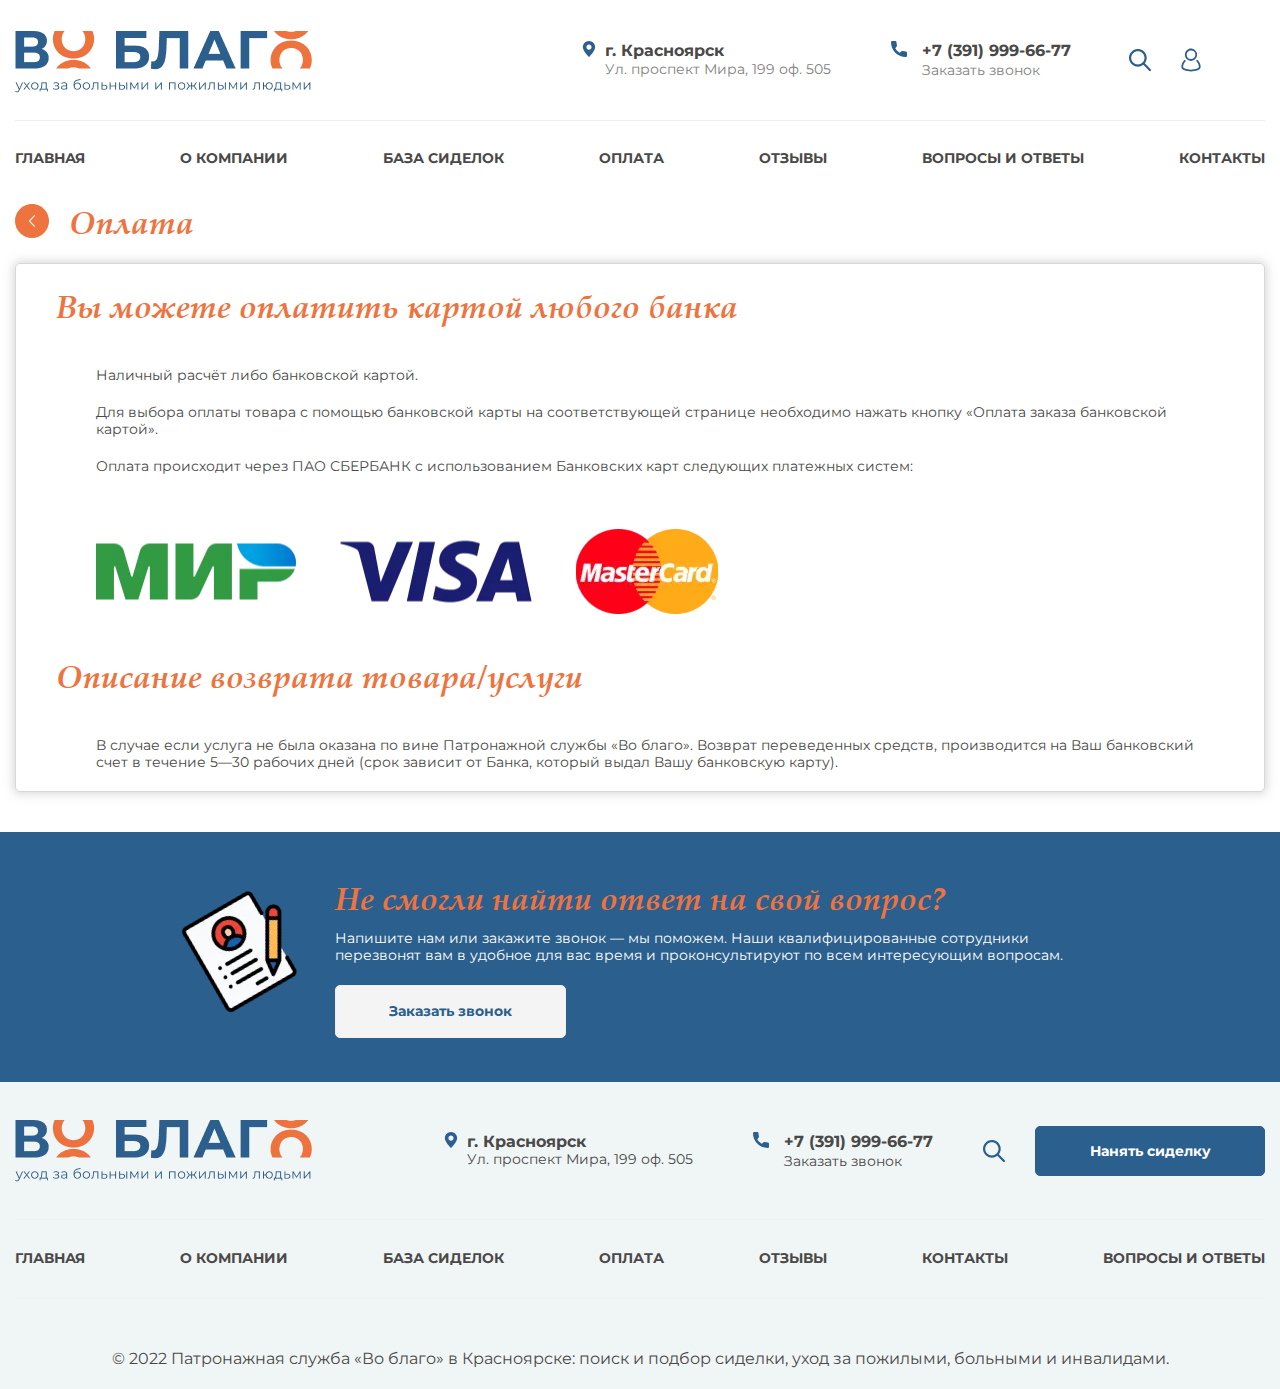
<file: payment.html>
<!DOCTYPE html>
<html lang="ru">

<head>
	<title>Оплата</title>
	<meta charset="UTF-8">
	<meta name="format-detection" content="telephone=no">
	<!-- <style>body{opacity: 0;}</style> -->
	<link rel="stylesheet" href="css/style.min.css?_v=20220601110044">
	<link rel="shortcut icon" href="favicon.ico">
	<!-- <meta name="robots" content="noindex, nofollow"> -->
	<meta name="viewport" content="width=device-width, initial-scale=1.0">
</head>

<body>
	<div class="wrapper">
		<header class="header">
			<div class="header__container">
				<div class="header__body">
					<button type="button" class="menu__icon icon-menu"><span></span>
						<div class="close">Закрыть</div>
					</button>
					<a href="index.html" class="header__logo">
						<picture><source srcset="img/header/logo.webp" type="image/webp"><img src="img/header/logo.png" alt="Логотип сайта"></picture>
					</a>
					<div class="header__feedback">
						<div class="header__adress">
							<img src="img/header/location.svg" alt="Адресс нашей компании">
							<p><span>г. Красноярск</span>Ул. проспект Мира, 199 оф. 505</p>
						</div>
						<div class="header__phone">
							<img src="img/header/phone.svg" alt="Телефон нашей компании">
							<p><a href="tel:+73919996677">+7 (391) 999-66-77</a><button class="js-open-modal" data-modal="2">Заказать звонок</button></p>
						</div>
					</div>
					<div class="header__box">
						<div class="header__search">
							<a href="#" class="js-open-modal" data-modal="1">
								<img src="img/header/search.svg" alt="Поиск наших услуг">
							</a>
						</div>
						<div class="header__user">
							<a href="#" class="js-open-modal" data-modal="4">
								<img src="img/header/user.svg" alt="Войдите в аккаунт">
							</a>
						</div>
					</div>
					<div class="header__button">
						<a href="#" class="button-dark-winter">Нанять сиделку</a>
					</div>
					<div class="header__menu menu">
						<nav class="menu__body">
							<ul class="menu__list">
								<li class="menu__item"><a href="index.html" class="menu__link">Главная</a></li>
								<li class="menu__item"><a href="about.html" class="menu__link">О компании</a></li>
								<li class="menu__item"><a href="base.html" class="menu__link">База сиделок</a></li>
								<li class="menu__item"><a href="payment.html" class="menu__link">Оплата</a></li>
								<li class="menu__item"><a href="reviews.html" class="menu__link">Отзывы</a></li>
								<li class="menu__item"><a href="question-answer.html" class="menu__link">Вопросы и ответы</a>
								</li>
								<li class="menu__item"><a href="contacts.html" class="menu__link">Контакты</a></li>
							</ul>
						</nav>
					</div>
				</div>
			</div>
		</header>
		<main class="page">
			<section class="payment-btn">
				<div class="payment-btn__container">
					<div class="payment-btn__body">
						<div class="blank__menu">
							<a href="#" class="blank__back">
								<div class="blank__arrow">
									<img src="img/blank/arrow.svg" alt="Назад">
								</div>
								<span class="title">Оплата</span>
							</a>
						</div>
					</div>
				</div>
			</section>
			<section class="payment">
				<div class="payment__container">
					<div class="payment__body">
						<div class="payment__title title">
							<h2>Вы можете оплатить картой любого банка</h2>
						</div>
						<div class="payment__box">
							<div class="payment__text">
								<p>Наличный расчёт либо банковской картой.
								</p>
								<p>Для выбора оплаты товара с помощью банковской карты на соответствующей странице
									необходимо нажать кнопку «Оплата заказа банковской картой».</p>
								<p>Оплата происходит через ПАО СБЕРБАНК с использованием Банковских карт следующих
									платежных систем:</p>
							</div>
							<div class="payment__links">
								<a href="#" class="payment__mir payment__link">
									<picture><source srcset="img/payment/mir.webp" type="image/webp"><img src="img/payment/mir.png" alt="Оплата картой мир"></picture>
								</a>
								<a href="#" class="payment__visa payment__link">
									<picture><source srcset="img/payment/visa.webp" type="image/webp"><img src="img/payment/visa.png" alt="Оплата картой виза"></picture>
								</a>
								<a href="#" class="payment__masterCard payment__link">
									<picture><source srcset="img/payment/mastercard.webp" type="image/webp"><img src="img/payment/mastercard.png" alt="Оплата картой мастеркард"></picture>
								</a>
							</div>
						</div>
						<div class="payment__title title">
							<h3>Описание возврата товара/услуги</h3>
						</div>
						<div class="payment__box">
							<p>В случае если услуга не была оказана по вине Патронажной службы «Во благо». Возврат
								переведенных средств, производится на Ваш банковский счет в течение 5—30 рабочих дней
								(срок зависит от Банка, который выдал Вашу банковскую карту).</p>
						</div>
					</div>
				</div>
			</section>
			<section class="feedback">
				<div class="feedback__container">
					<div class="feedback__body">
						<div class="feedback__image">
							<picture><source srcset="img/feedback/1.webp" type="image/webp"><img src="img/feedback/1.png" alt="Напишите нам"></picture>
						</div>
						<div class="feedback__content">
							<div class="feedback__title title">
								<h2>Не смогли найти ответ на свой вопрос?</h2>
							</div>
							<div class="feedback__text">
								<p>Напишите нам или закажите звонок — мы поможем. Наши квалифицированные сотрудники
									перезвонят вам в удобное для вас время и проконсультируют по всем интересующим
									вопросам.</p>
							</div>
							<div class="feedback__button">
								<a href="#" class="js-open-modal" data-modal="2">Заказать звонок</a>
							</div>
						</div>
					</div>
				</div>
			</section>
		</main>
		<footer class="footer">
			<div class="footer__container">
				<div class="footer__body">
					<div class="footer__top">
						<a href="index.html" class="footer__logo">
							<picture><source srcset="img/header/logo.webp" type="image/webp"><img src="img/header/logo.png" alt="Логотип сайты"></picture>
						</a>
						<div class="footer__feedback">
							<div class="header__adress footer__adress">
								<img src="img/header/location.svg" alt="Адресс нашей компании">
								<p><span>г. Красноярск</span>Ул. проспект Мира, 199 оф. 505</p>
							</div>
							<div class="header__phone">
								<img src="img/header/phone.svg" alt="Телефон нашей компании">
								<p><a href="tel:+73919996677">+7 (391)
										999-66-77</a><button class="js-open-modal" data-modal="2">Заказать звонок</button></p>
							</div>
						</div>
						<div class="footer__search">
							<a href="#" class="js-open-modal" data-modal="1">
								<img src="img/header/search.svg" alt="Поиск наших услуг">
							</a>
						</div>
						<div class="footer__button">
							<a href="#" class="button-dark-winter">Нанять сиделку</a>
						</div>
					</div>
					<div class="footer__middle">
						<nav class="footer__menu">
							<ul class="footer__list">
								<li class="footer__item"><a href="index.html" class="footer__link">Главная</a></li>
								<li class="footer__item"><a href="about.html" class="footer__link">О компании</a></li>
								<li class="footer__item"><a href="base.html" class="footer__link">База сиделок</a></li>
								<li class="footer__item"><a href="payment.html" class="footer__link">Оплата</a></li>
								<li class="footer__item"><a href="reviews.html" class="footer__link">Отзывы</a></li>
								<li class="footer__item footer__item_m"><a href="question-answer.html" class="footer__link">Вопросы и ответы</a>
								</li>
								<li class="footer__item "><a href="contacts.html" class="footer__link">Контакты</a></li>
							</ul>
						</nav>
					</div>
					<div class="footer__bottom">
						<p>© 2022 Патронажная служба «Во благо» в Красноярске: поиск и подбор сиделки, уход за пожилыми,
							больными и инвалидами.</p>
					</div>
				</div>
			</div>
		</footer>
	</div>
	<!-- search -->
	<div class="modal modal-search" data-modal="1">
		<div class="search__container">
			<div class="search__body">
				<div class="search__input">
					<input type="text" placeholder="Напишите, что хотите найти..">
				</div>
			</div>
		</div>
	</div>




	<div class="modal modal-call" data-modal="2">
		<div class="call__body">
			<div class="call__title title">
				<h4>Заказать звонок</h4>
			</div>
			<div class="call__form">
				<div class="call__item">
					<span>ФИО</span>
					<input type="text" placeholder="Иванов Иван Иванович">
				</div>
				<div class="call__item">
					<span>Телефон</span>
					<input type="text" class="tel" placeholder="+7 (999) 555-77-32">
				</div>
				<div class="call__radio">
					<div class="options__item">
						<input id="yes" checked type="radio" value="yes" name="yesorno" class="options__input">
						<label for="yes" class="options__label"></label>
					</div>
					<span>Я даю согласие на обработку <a href="#">персональных данных</a></span>
				</div>
			</div>
			<div class="call__buttons">
				<button class="call__send js-open-modal" data-modal="3">
					<span>Отправить</span>
					<svg width="18" height="19" viewBox="0 0 18 19" fill="none" xmlns="http://www.w3.org/2000/svg">
						<g clip-path="url(#clip0_123_2630)">
							<path d="M11.9336 9.59224L18.0018 13.4285V5.59399L11.9336 9.59224Z" />
							<path d="M0 5.59399V13.4285L6.06825 9.59224L0 5.59399Z" />
							<path d="M16.8764 3.3125H1.12641C0.565031 3.3125 0.119531 3.731 0.0351562 4.26988L9.00141 10.1773L17.9677 4.26988C17.8833 3.731 17.4378 3.3125 16.8764 3.3125Z" />
							<path d="M10.9004 10.2718L9.30853 11.3203C9.21403 11.3821 9.10716 11.4125 8.99916 11.4125C8.89116 11.4125 8.78428 11.3821 8.68978 11.3203L7.09791 10.2706L0.0351562 14.738C0.121781 15.2724 0.565031 15.6875 1.12416 15.6875H16.8742C17.4333 15.6875 17.8765 15.2724 17.9632 14.738L10.9004 10.2718Z" />
						</g>
						<defs>
							<clipPath id="clip0_123_2630">
								<rect width="18" height="18" transform="translate(0 0.5)" />
							</clipPath>
						</defs>
					</svg>
				</button>
				<button class="call__cancel js-modal-close">
					<span>Отмена</span>
					<svg width="18" height="19" viewBox="0 0 18 19" fill="none" xmlns="http://www.w3.org/2000/svg">
						<g clip-path="url(#clip0_123_2646)">
							<path d="M17.1209 0.500019C17.2948 0.499987 17.4647 0.551516 17.6093 0.648088C17.7539 0.744663 17.8666 0.881941 17.9331 1.04256C17.9996 1.20318 18.017 1.37992 17.9831 1.55044C17.9492 1.72095 17.8654 1.87757 17.7425 2.00049L1.50029 18.2427C1.33545 18.4075 1.11186 18.5001 0.878731 18.5001C0.645599 18.5001 0.422018 18.4075 0.257168 18.2427C0.0923195 18.0778 -0.000291824 17.8542 -0.000291824 17.6211C-0.000291824 17.388 0.0923195 17.1644 0.257168 16.9995L16.4994 0.757364C16.5809 0.675646 16.6778 0.610844 16.7845 0.566681C16.8911 0.522518 17.0055 0.499865 17.1209 0.500019Z" />
							<path d="M0.878788 0.500019C0.994236 0.499865 1.10858 0.522518 1.21524 0.566681C1.32191 0.610844 1.4188 0.675646 1.50035 0.757364L17.7425 16.9995C17.9074 17.1644 18 17.388 18 17.6211C18 17.8542 17.9074 18.0778 17.7425 18.2427C17.5777 18.4075 17.3541 18.5001 17.121 18.5001C16.8878 18.5001 16.6643 18.4075 16.4994 18.2427L0.257227 2.00049C0.134275 1.87757 0.0505409 1.72095 0.0166149 1.55044C-0.0173111 1.37992 9.53674e-05 1.20318 0.0666313 1.04256C0.133167 0.881941 0.245844 0.744663 0.390409 0.648088C0.534975 0.551516 0.704933 0.499987 0.878788 0.500019Z" />
						</g>
						<defs>
							<clipPath id="clip0_123_2646">
								<rect width="18" height="18" transform="translate(18 18.5) rotate(-180)" />
							</clipPath>
						</defs>
					</svg>

				</button>
			</div>
		</div>
	</div>




	<div class="modal modal-thanks" data-modal="3">
		<div class="thanks__body">
			<div class="thanks__title title">
				<h3>Спасибо! Мы перезвоним Вам!</h3>
			</div>
			<div class="thanks__text">
				<p>Обратный звонок осуществляется в течении 1 часа</p>
			</div>
			<div class="thanks__button">
				<button class="thanks__button_m js-modal-close">
					<span>Закрыть</span>
					<svg width="18" height="19" viewBox="0 0 18 19" fill="none" xmlns="http://www.w3.org/2000/svg">
						<g clip-path="url(#clip0_123_26465)">
							<path d="M17.1209 0.500019C17.2948 0.499987 17.4647 0.551516 17.6093 0.648088C17.7539 0.744663 17.8666 0.881941 17.9331 1.04256C17.9996 1.20318 18.017 1.37992 17.9831 1.55044C17.9492 1.72095 17.8654 1.87757 17.7425 2.00049L1.50029 18.2427C1.33545 18.4075 1.11186 18.5001 0.878731 18.5001C0.645599 18.5001 0.422018 18.4075 0.257168 18.2427C0.0923195 18.0778 -0.000291824 17.8542 -0.000291824 17.6211C-0.000291824 17.388 0.0923195 17.1644 0.257168 16.9995L16.4994 0.757364C16.5809 0.675646 16.6778 0.610844 16.7845 0.566681C16.8911 0.522518 17.0055 0.499865 17.1209 0.500019Z" />
							<path d="M0.878788 0.500019C0.994236 0.499865 1.10858 0.522518 1.21524 0.566681C1.32191 0.610844 1.4188 0.675646 1.50035 0.757364L17.7425 16.9995C17.9074 17.1644 18 17.388 18 17.6211C18 17.8542 17.9074 18.0778 17.7425 18.2427C17.5777 18.4075 17.3541 18.5001 17.121 18.5001C16.8878 18.5001 16.6643 18.4075 16.4994 18.2427L0.257227 2.00049C0.134275 1.87757 0.0505409 1.72095 0.0166149 1.55044C-0.0173111 1.37992 9.53674e-05 1.20318 0.0666313 1.04256C0.133167 0.881941 0.245844 0.744663 0.390409 0.648088C0.534975 0.551516 0.704933 0.499987 0.878788 0.500019Z" />
						</g>
						<defs>
							<clipPath id="clip0_123_26465">
								<rect width="18" height="18" transform="translate(18 18.5) rotate(-180)" />
							</clipPath>
						</defs>
					</svg>
				</button>
			</div>
		</div>
	</div>

	<div class="modal modal-user" data-modal="4">
		<div class="user__body">
			<div class="user__title title">
				<h4>Вам необходимо зарегистрироваться приобрести премиум аккаунт</h4>
			</div>
			<div class="user__text">
				<p>Чтобы нанять сиделку и видеть их контакты, Вам необходим премиум аккаунт</p>
			</div>
			<div class="call__buttons">
				<button class="call__send js-open-modal" data-modal="5">
					<span>Регистрация</span>
					<svg width="29" height="29" viewBox="0 0 29 29" fill="none" xmlns="http://www.w3.org/2000/svg">
						<path d="M21.2702 14.6585C21.189 14.5755 21.0921 14.5095 20.9851 14.4644C20.8781 14.4192 20.7632 14.3958 20.6471 14.3955C20.531 14.3951 20.416 14.4179 20.3087 14.4625C20.2015 14.5071 20.1043 14.5726 20.0226 14.6552C19.9409 14.7377 19.8765 14.8357 19.8331 14.9434C19.7897 15.0511 19.7682 15.1664 19.7698 15.2825C19.7714 15.3986 19.7961 15.5132 19.8424 15.6197C19.8888 15.7262 19.9559 15.8223 20.0398 15.9026C20.7821 16.6331 21.3711 17.5045 21.7721 18.4657C22.1731 19.4269 22.3781 20.4585 22.375 21.5C22.375 22.5702 19.3074 24.125 14.5 24.125C9.69271 24.125 6.62504 22.5694 6.62504 21.4982C6.6221 20.4639 6.82434 19.4393 7.22007 18.4836C7.61581 17.528 8.19716 16.6603 8.93049 15.9309C9.01344 15.85 9.0795 15.7535 9.12484 15.6469C9.17019 15.5403 9.19391 15.4258 9.19465 15.3099C9.19538 15.1941 9.17311 15.0793 9.12912 14.9721C9.08513 14.8649 9.02029 14.7676 8.93838 14.6857C8.85647 14.6037 8.75911 14.5389 8.65195 14.4949C8.54479 14.4509 8.42996 14.4287 8.31412 14.4294C8.19828 14.4301 8.08374 14.4539 7.97715 14.4992C7.87055 14.5445 7.77402 14.6106 7.69316 14.6936C6.79665 15.5853 6.08596 16.6461 5.60222 17.8145C5.11849 18.9828 4.87132 20.2355 4.87504 21.5C4.87504 24.3417 9.83367 25.875 14.5 25.875C19.1664 25.875 24.125 24.3417 24.125 21.5C24.1289 20.227 23.8784 18.966 23.3881 17.7911C22.8979 16.6163 22.1778 15.5512 21.2702 14.6585Z" />
						<path d="M14.5 15.375C15.7114 15.375 16.8956 15.0158 17.9029 14.3428C18.9101 13.6697 19.6952 12.7131 20.1588 11.5939C20.6224 10.4747 20.7436 9.24321 20.5073 8.05507C20.271 6.86694 19.6876 5.77557 18.831 4.91897C17.9744 4.06238 16.8831 3.47903 15.6949 3.24269C14.5068 3.00636 13.2753 3.12765 12.1561 3.59124C11.0369 4.05483 10.0803 4.83988 9.40725 5.84713C8.73422 6.85438 8.375 8.03859 8.375 9.25C8.37688 10.8739 9.02279 12.4307 10.171 13.579C11.3193 14.7272 12.8761 15.3731 14.5 15.375ZM14.5 4.875C15.3653 4.875 16.2112 5.13159 16.9306 5.61232C17.6501 6.09305 18.2108 6.77634 18.542 7.57576C18.8731 8.37519 18.9597 9.25485 18.7909 10.1035C18.6221 10.9522 18.2054 11.7317 17.5936 12.3436C16.9817 12.9554 16.2022 13.3721 15.3535 13.5409C14.5049 13.7097 13.6252 13.6231 12.8258 13.292C12.0263 12.9608 11.3431 12.4001 10.8623 11.6806C10.3816 10.9612 10.125 10.1153 10.125 9.25C10.1264 8.0901 10.5877 6.97809 11.4079 6.15792C12.2281 5.33774 13.3401 4.87637 14.5 4.875Z" />
					</svg>

				</button>
				<button class="call__cancel js-modal-close">
					<span>Закрыть</span>
					<svg width="18" height="19" viewBox="0 0 18 19" fill="none" xmlns="http://www.w3.org/2000/svg">
						<g clip-path="url(#clip0_123_26466)">
							<path d="M17.1209 0.500019C17.2948 0.499987 17.4647 0.551516 17.6093 0.648088C17.7539 0.744663 17.8666 0.881941 17.9331 1.04256C17.9996 1.20318 18.017 1.37992 17.9831 1.55044C17.9492 1.72095 17.8654 1.87757 17.7425 2.00049L1.50029 18.2427C1.33545 18.4075 1.11186 18.5001 0.878731 18.5001C0.645599 18.5001 0.422018 18.4075 0.257168 18.2427C0.0923195 18.0778 -0.000291824 17.8542 -0.000291824 17.6211C-0.000291824 17.388 0.0923195 17.1644 0.257168 16.9995L16.4994 0.757364C16.5809 0.675646 16.6778 0.610844 16.7845 0.566681C16.8911 0.522518 17.0055 0.499865 17.1209 0.500019Z" />
							<path d="M0.878788 0.500019C0.994236 0.499865 1.10858 0.522518 1.21524 0.566681C1.32191 0.610844 1.4188 0.675646 1.50035 0.757364L17.7425 16.9995C17.9074 17.1644 18 17.388 18 17.6211C18 17.8542 17.9074 18.0778 17.7425 18.2427C17.5777 18.4075 17.3541 18.5001 17.121 18.5001C16.8878 18.5001 16.6643 18.4075 16.4994 18.2427L0.257227 2.00049C0.134275 1.87757 0.0505409 1.72095 0.0166149 1.55044C-0.0173111 1.37992 9.53674e-05 1.20318 0.0666313 1.04256C0.133167 0.881941 0.245844 0.744663 0.390409 0.648088C0.534975 0.551516 0.704933 0.499987 0.878788 0.500019Z" />
						</g>
						<defs>
							<clipPath id="clip0_123_26466">
								<rect width="18" height="18" transform="translate(18 18.5) rotate(-180)" />
							</clipPath>
						</defs>
					</svg>
				</button>
			</div>
		</div>
	</div>

	<div class="modal modal-reg" data-modal="5">
		<div class="tabs">
			<div class="tabs__nav">
				<button class="tabs__btn tabs__btn_active">Вход</button>
				<button class="tabs__btn">Регистрация</button>
			</div>
			<div class="tabs__content">
				<div class="tabs__pane tabs__pane_show">
					<div class="entry">
						<div class="entry__body">
							<div class="entry__box">
								<div class="entry__item entry__item_m">
									<div class="entry__name">
										<span>Почта</span>
									</div>
									<input type="text" placeholder="mail@mail.ru">
								</div>
								<div class="entry__item entry__item_mm">
									<div class="entry__name">
										<span>Пароль</span>
									</div>
									<input type="password" class="entry__err" placeholder="**********">
								</div>
								<div class="entry__saveme">
									<div class="options__item">
										<input id="ye" checked type="radio" value="yes" name="yes" class="options__input">
										<label for="ye" class="options__label">Запомнить меня</label>
									</div>
									<a href="#">Забыли пароль?</a>
								</div>
								<div class="call__buttons">
									<button class="call__send js-open-modal" data-modal="3">
										<span>Отправить</span>
										<svg width="18" height="19" viewBox="0 0 18 19" fill="none" xmlns="http://www.w3.org/2000/svg">
											<g clip-path="url(#clip0_123)">
												<path d="M11.9336 9.59224L18.0018 13.4285V5.59399L11.9336 9.59224Z" />
												<path d="M0 5.59399V13.4285L6.06825 9.59224L0 5.59399Z" />
												<path d="M16.8764 3.3125H1.12641C0.565031 3.3125 0.119531 3.731 0.0351562 4.26988L9.00141 10.1773L17.9677 4.26988C17.8833 3.731 17.4378 3.3125 16.8764 3.3125Z" />
												<path d="M10.9004 10.2718L9.30853 11.3203C9.21403 11.3821 9.10716 11.4125 8.99916 11.4125C8.89116 11.4125 8.78428 11.3821 8.68978 11.3203L7.09791 10.2706L0.0351562 14.738C0.121781 15.2724 0.565031 15.6875 1.12416 15.6875H16.8742C17.4333 15.6875 17.8765 15.2724 17.9632 14.738L10.9004 10.2718Z" />
											</g>
											<defs>
												<clipPath id="clip0_123">
													<rect width="18" height="18" transform="translate(0 0.5)" />
												</clipPath>
											</defs>
										</svg>
									</button>
									<button class="call__cancel js-modal-close">
										<span>Отмена</span>
										<svg width="18" height="19" viewBox="0 0 18 19" fill="none" xmlns="http://www.w3.org/2000/svg">
											<g clip-path="url(#clip0_12)">
												<path d="M17.1209 0.500019C17.2948 0.499987 17.4647 0.551516 17.6093 0.648088C17.7539 0.744663 17.8666 0.881941 17.9331 1.04256C17.9996 1.20318 18.017 1.37992 17.9831 1.55044C17.9492 1.72095 17.8654 1.87757 17.7425 2.00049L1.50029 18.2427C1.33545 18.4075 1.11186 18.5001 0.878731 18.5001C0.645599 18.5001 0.422018 18.4075 0.257168 18.2427C0.0923195 18.0778 -0.000291824 17.8542 -0.000291824 17.6211C-0.000291824 17.388 0.0923195 17.1644 0.257168 16.9995L16.4994 0.757364C16.5809 0.675646 16.6778 0.610844 16.7845 0.566681C16.8911 0.522518 17.0055 0.499865 17.1209 0.500019Z" />
												<path d="M0.878788 0.500019C0.994236 0.499865 1.10858 0.522518 1.21524 0.566681C1.32191 0.610844 1.4188 0.675646 1.50035 0.757364L17.7425 16.9995C17.9074 17.1644 18 17.388 18 17.6211C18 17.8542 17.9074 18.0778 17.7425 18.2427C17.5777 18.4075 17.3541 18.5001 17.121 18.5001C16.8878 18.5001 16.6643 18.4075 16.4994 18.2427L0.257227 2.00049C0.134275 1.87757 0.0505409 1.72095 0.0166149 1.55044C-0.0173111 1.37992 9.53674e-05 1.20318 0.0666313 1.04256C0.133167 0.881941 0.245844 0.744663 0.390409 0.648088C0.534975 0.551516 0.704933 0.499987 0.878788 0.500019Z" />
											</g>
											<defs>
												<clipPath id="clip0_126">
													<rect width="18" height="18" transform="translate(18 18.5) rotate(-180)" />
												</clipPath>
											</defs>
										</svg>

									</button>
								</div>
								<div class="entry__error">
									<div class="entry__text">
										<span>Введен неверный логин или пароль. Повторите попытку.</span>
									</div>
									<div class="entry__image">
										<img src="img/modal/error.svg" alt="Ошибка">
									</div>
								</div>
							</div>
						</div>
					</div>
				</div>
				<div class="tabs__pane">
					<div class="reg__body">
						<div class="reg__text reg__text-two reg-text-activ">
							<p>Чтобы нанять сиделку и/или видеть их контакты, Вам необходимо подключить премиум аккаунт в
								личном кабинете</p>
						</div>
						<div class="reg__text reg__text-one">
							<p>Для публикации Вашей анкеты на сайте необходимо отредактировать её в личном кабинете и
								приобрести премиум аккаунт</p>
						</div>
						<div class="reg__box">
							<div class="reg__item">
								<div class="reg__name">
									<span>Почта</span>
								</div>
								<div class="reg__input">
									<input type="text" placeholder="mail@mail.ru">
								</div>
							</div>
							<div class="reg__item">
								<div class="reg__name">
									<span>Пароль</span>
								</div>
								<div class="reg__input">
									<input type="text" placeholder="**********">
								</div>
							</div>
							<div class="reg__item">
								<div class="reg__name">
									<span>Повторите пароль</span>
								</div>
								<div class="reg__input reg__warning">
									<input type="text" placeholder="***">
									<img class="reg__warning-btn" src="img/modal/closeReg.svg" alt="">
								</div>
								<div class="reg__warning">
									<p>Введено неверное значение</p>
								</div>
							</div>
							<div class="reg__buttons">
								<button class="reg__btn reg__btn-two">Ищу работу</button>
								<button class="reg__btn reg__btn-one reg-btn-activ">Ищу сиделку</button>
							</div>
							<div class="reg-call__buttons">
								<button class="reg__send js-open-modal" data-modal="5">
									<span>Регистрация</span>
									<svg width="29" height="29" viewBox="0 0 29 29" fill="none" xmlns="http://www.w3.org/2000/svg">
										<path d="M21.2702 14.6585C21.189 14.5755 21.0921 14.5095 20.9851 14.4644C20.8781 14.4192 20.7632 14.3958 20.6471 14.3955C20.531 14.3951 20.416 14.4179 20.3087 14.4625C20.2015 14.5071 20.1043 14.5726 20.0226 14.6552C19.9409 14.7377 19.8765 14.8357 19.8331 14.9434C19.7897 15.0511 19.7682 15.1664 19.7698 15.2825C19.7714 15.3986 19.7961 15.5132 19.8424 15.6197C19.8888 15.7262 19.9559 15.8223 20.0398 15.9026C20.7821 16.6331 21.3711 17.5045 21.7721 18.4657C22.1731 19.4269 22.3781 20.4585 22.375 21.5C22.375 22.5702 19.3074 24.125 14.5 24.125C9.69271 24.125 6.62504 22.5694 6.62504 21.4982C6.6221 20.4639 6.82434 19.4393 7.22007 18.4836C7.61581 17.528 8.19716 16.6603 8.93049 15.9309C9.01344 15.85 9.0795 15.7535 9.12484 15.6469C9.17019 15.5403 9.19391 15.4258 9.19465 15.3099C9.19538 15.1941 9.17311 15.0793 9.12912 14.9721C9.08513 14.8649 9.02029 14.7676 8.93838 14.6857C8.85647 14.6037 8.75911 14.5389 8.65195 14.4949C8.54479 14.4509 8.42996 14.4287 8.31412 14.4294C8.19828 14.4301 8.08374 14.4539 7.97715 14.4992C7.87055 14.5445 7.77402 14.6106 7.69316 14.6936C6.79665 15.5853 6.08596 16.6461 5.60222 17.8145C5.11849 18.9828 4.87132 20.2355 4.87504 21.5C4.87504 24.3417 9.83367 25.875 14.5 25.875C19.1664 25.875 24.125 24.3417 24.125 21.5C24.1289 20.227 23.8784 18.966 23.3881 17.7911C22.8979 16.6163 22.1778 15.5512 21.2702 14.6585Z" />
										<path d="M14.5 15.375C15.7114 15.375 16.8956 15.0158 17.9029 14.3428C18.9101 13.6697 19.6952 12.7131 20.1588 11.5939C20.6224 10.4747 20.7436 9.24321 20.5073 8.05507C20.271 6.86694 19.6876 5.77557 18.831 4.91897C17.9744 4.06238 16.8831 3.47903 15.6949 3.24269C14.5068 3.00636 13.2753 3.12765 12.1561 3.59124C11.0369 4.05483 10.0803 4.83988 9.40725 5.84713C8.73422 6.85438 8.375 8.03859 8.375 9.25C8.37688 10.8739 9.02279 12.4307 10.171 13.579C11.3193 14.7272 12.8761 15.3731 14.5 15.375ZM14.5 4.875C15.3653 4.875 16.2112 5.13159 16.9306 5.61232C17.6501 6.09305 18.2108 6.77634 18.542 7.57576C18.8731 8.37519 18.9597 9.25485 18.7909 10.1035C18.6221 10.9522 18.2054 11.7317 17.5936 12.3436C16.9817 12.9554 16.2022 13.3721 15.3535 13.5409C14.5049 13.7097 13.6252 13.6231 12.8258 13.292C12.0263 12.9608 11.3431 12.4001 10.8623 11.6806C10.3816 10.9612 10.125 10.1153 10.125 9.25C10.1264 8.0901 10.5877 6.97809 11.4079 6.15792C12.2281 5.33774 13.3401 4.87637 14.5 4.875Z" />
									</svg>

								</button>
								<button class="reg__cancel js-modal-close">
									<span>Закрыть</span>
									<svg width="18" height="19" viewBox="0 0 18 19" fill="none" xmlns="http://www.w3.org/2000/svg">
										<g clip-path="url(#clip0_123_26)">
											<path d="M17.1209 0.500019C17.2948 0.499987 17.4647 0.551516 17.6093 0.648088C17.7539 0.744663 17.8666 0.881941 17.9331 1.04256C17.9996 1.20318 18.017 1.37992 17.9831 1.55044C17.9492 1.72095 17.8654 1.87757 17.7425 2.00049L1.50029 18.2427C1.33545 18.4075 1.11186 18.5001 0.878731 18.5001C0.645599 18.5001 0.422018 18.4075 0.257168 18.2427C0.0923195 18.0778 -0.000291824 17.8542 -0.000291824 17.6211C-0.000291824 17.388 0.0923195 17.1644 0.257168 16.9995L16.4994 0.757364C16.5809 0.675646 16.6778 0.610844 16.7845 0.566681C16.8911 0.522518 17.0055 0.499865 17.1209 0.500019Z" />
											<path d="M0.878788 0.500019C0.994236 0.499865 1.10858 0.522518 1.21524 0.566681C1.32191 0.610844 1.4188 0.675646 1.50035 0.757364L17.7425 16.9995C17.9074 17.1644 18 17.388 18 17.6211C18 17.8542 17.9074 18.0778 17.7425 18.2427C17.5777 18.4075 17.3541 18.5001 17.121 18.5001C16.8878 18.5001 16.6643 18.4075 16.4994 18.2427L0.257227 2.00049C0.134275 1.87757 0.0505409 1.72095 0.0166149 1.55044C-0.0173111 1.37992 9.53674e-05 1.20318 0.0666313 1.04256C0.133167 0.881941 0.245844 0.744663 0.390409 0.648088C0.534975 0.551516 0.704933 0.499987 0.878788 0.500019Z" />
										</g>
										<defs>
											<clipPath id="clip0_123_26">
												<rect width="18" height="18" transform="translate(18 18.5) rotate(-180)" />
											</clipPath>
										</defs>
									</svg>
								</button>
							</div>
						</div>
					</div>
				</div>
			</div>
		</div>
	</div>






































	<div class="overlay js-overlay-modal"></div>
	<script src="js/app.min.js?_v=20220601110044"></script>
</body>

</html>
</file>
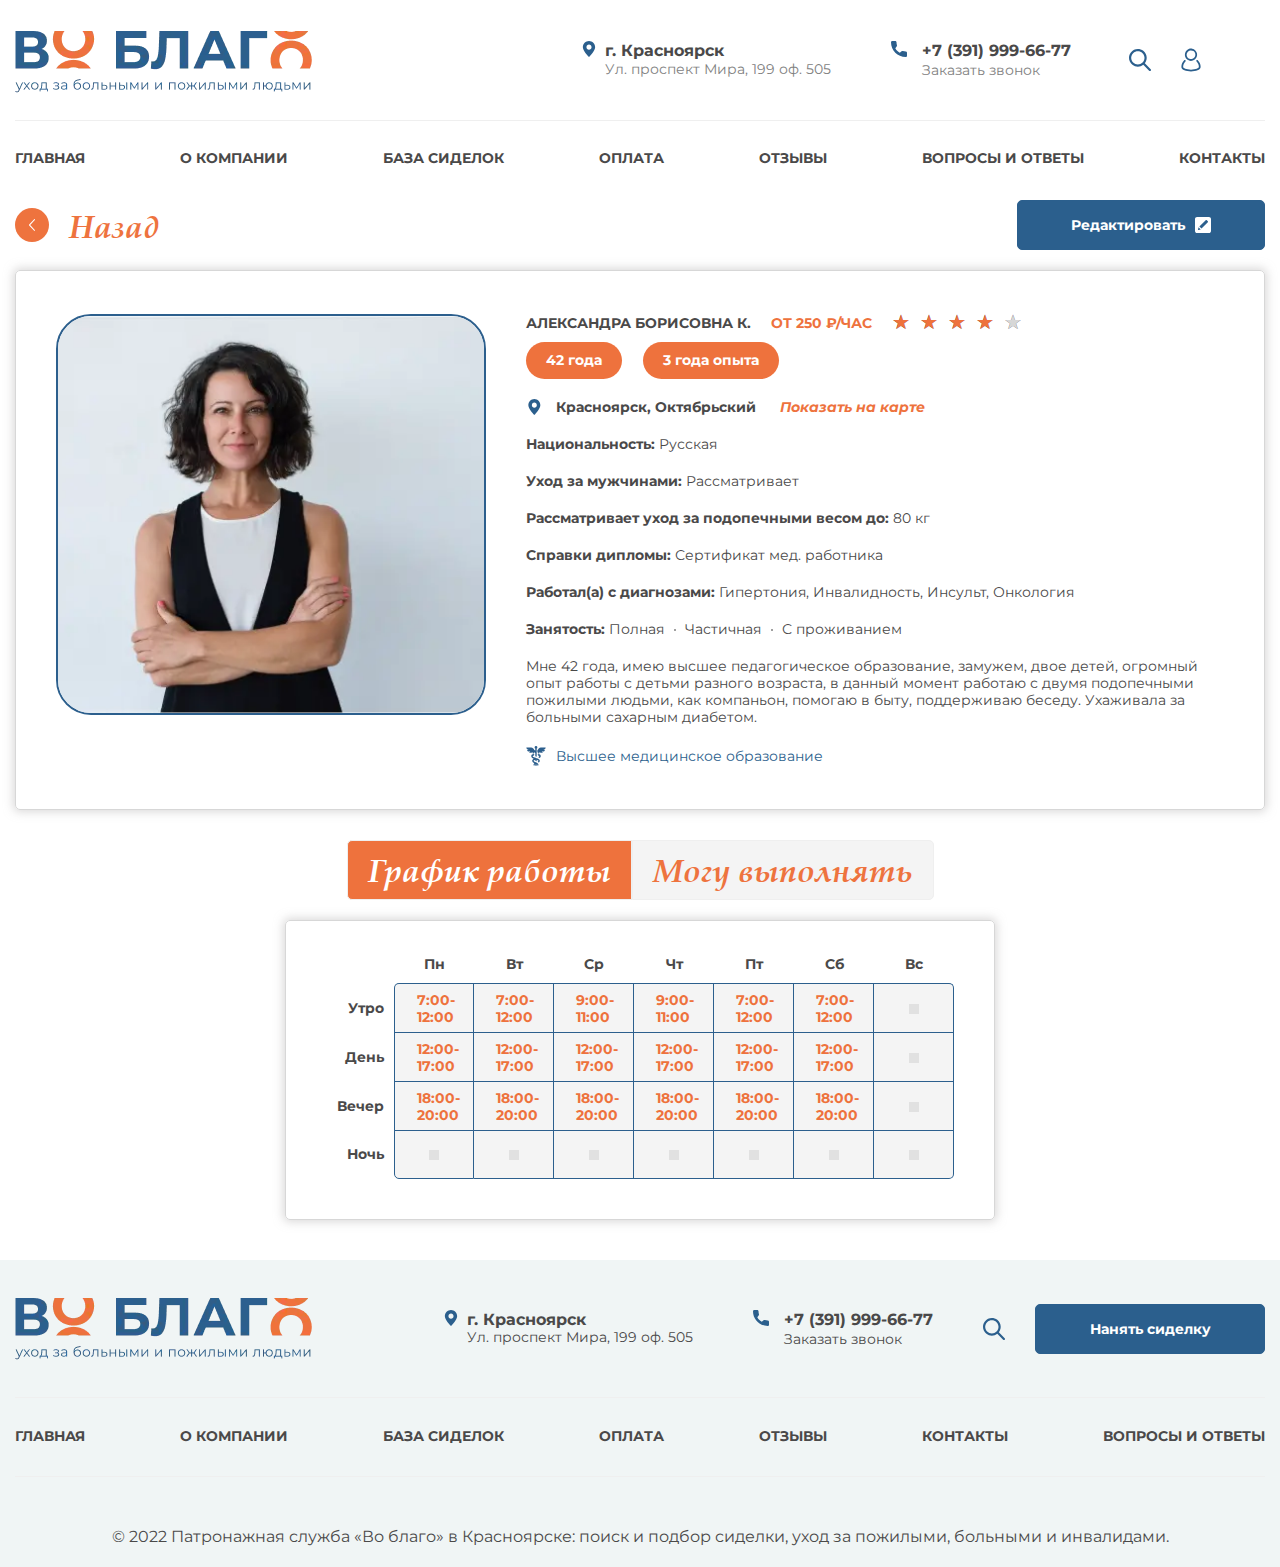
<file: personal.html>
<!DOCTYPE html>
<html lang="ru">

<head>
	<title>Личный кабинет</title>
	<meta charset="UTF-8">
	<meta name="format-detection" content="telephone=no">
	<!-- <style>body{opacity: 0;}</style> -->
	<link rel="stylesheet" href="css/style.min.css?_v=20220601110044">
	<link rel="shortcut icon" href="favicon.ico">
	<!-- <meta name="robots" content="noindex, nofollow"> -->
	<meta name="viewport" content="width=device-width, initial-scale=1.0">
</head>

<body>
	<div class="wrapper">
		<header class="header">
			<div class="header__container">
				<div class="header__body">
					<button type="button" class="menu__icon icon-menu"><span></span>
						<div class="close">Закрыть</div>
					</button>
					<a href="index.html" class="header__logo">
						<picture><source srcset="img/header/logo.webp" type="image/webp"><img src="img/header/logo.png" alt="Логотип сайта"></picture>
					</a>
					<div class="header__feedback">
						<div class="header__adress">
							<img src="img/header/location.svg" alt="Адресс нашей компании">
							<p><span>г. Красноярск</span>Ул. проспект Мира, 199 оф. 505</p>
						</div>
						<div class="header__phone">
							<img src="img/header/phone.svg" alt="Телефон нашей компании">
							<p><a href="tel:+73919996677">+7 (391) 999-66-77</a><button class="js-open-modal" data-modal="2">Заказать звонок</button></p>
						</div>
					</div>
					<div class="header__box">
						<div class="header__search">
							<a href="#" class="js-open-modal" data-modal="1">
								<img src="img/header/search.svg" alt="Поиск наших услуг">
							</a>
						</div>
						<div class="header__user">
							<a href="#" class="js-open-modal" data-modal="4">
								<img src="img/header/user.svg" alt="Войдите в аккаунт">
							</a>
						</div>
					</div>
					<div class="header__button">
						<a href="#" class="button-dark-winter">Нанять сиделку</a>
					</div>
					<div class="header__menu menu">
						<nav class="menu__body">
							<ul class="menu__list">
								<li class="menu__item"><a href="index.html" class="menu__link">Главная</a></li>
								<li class="menu__item"><a href="about.html" class="menu__link">О компании</a></li>
								<li class="menu__item"><a href="base.html" class="menu__link">База сиделок</a></li>
								<li class="menu__item"><a href="payment.html" class="menu__link">Оплата</a></li>
								<li class="menu__item"><a href="reviews.html" class="menu__link">Отзывы</a></li>
								<li class="menu__item"><a href="question-answer.html" class="menu__link">Вопросы и ответы</a>
								</li>
								<li class="menu__item"><a href="contacts.html" class="menu__link">Контакты</a></li>
							</ul>
						</nav>
					</div>
				</div>
			</div>
		</header>
		<main class="page">
			<section class="blank">
				<div class="blank__container">
					<div class="blank__body">
						<div class="blank__menu">
							<a href="base.html" class="blank__back">
								<div class="blank__arrow">
									<img src="img/blank/arrow.svg" alt="Назад">
								</div>
								<span class="title">Назад</span>
							</a>
							<div class="blank__button">
								<a href="edit.html" class="button-dark-winter">
									<span>Редактировать</span>
									<svg width="16" height="16" viewBox="0 0 16 16" fill="none" xmlns="http://www.w3.org/2000/svg">
										<path d="M16 2.09316C16 0.937118 15.0629 0 13.9068 0H2.09316C0.937118 0 0 0.937118 0 2.09316V13.9068C0 15.0629 0.937118 16 2.09316 16H13.9068C15.0629 16 16 15.0629 16 13.9068V2.09316ZM3.59148 13.0651C3.24482 13.1581 2.92757 12.8409 3.02056 12.4942L3.59544 10.3514L5.73419 12.4901L3.59148 13.0651ZM12.828 5.27252L6.49824 11.6024L4.36929 9.47346L10.6991 3.14366C10.9993 2.84344 11.4859 2.84344 11.7862 3.14366L12.828 4.18555C13.1282 4.48568 13.1282 4.9723 12.828 5.27252Z" />
									</svg>
								</a>

							</div>
						</div>
						<div class="blank__card">
							<div class="blank__image">
								<picture><source srcset="img/personal/avatar1.webp" type="image/webp"><img src="img/personal/avatar1.jpg" alt="Аватар"></picture>
							</div>
							<div class="blank__box">
								<div class="blank__inner">
									<div class="blank__image blank__image_m">
										<picture><source srcset="img/personal/avatar1.webp" type="image/webp"><img src="img/personal/avatar1.jpg" alt="Аватар"></picture>
									</div>
									<div class="blank__content">
										<div class="cards__name blank__name">
											<span>Александра борисовна К.</span>
										</div>
										<div class="cards__price blank__price">
											<span>От 250 ₽/час</span>
										</div>
										<div class="cards__stars blank__stars">
											<div class="simple-rating">
												<div class="simple-rating__items">
													<input id="simple-rating__5" type="radio" class="simple-rating__item" name="simple-rating" value="5">
													<label for="simple-rating__5" class="simple-rating__label"></label>
													<input id="simple-rating__4" type="radio" class="simple-rating__item" checked name="simple-rating" value="4">
													<label for="simple-rating__4" class="simple-rating__label"></label>
													<input id="simple-rating__3" type="radio" class="simple-rating__item" name="simple-rating" value="3">
													<label for="simple-rating__3" class="simple-rating__label"></label>
													<input id="simple-rating__2" type="radio" class="simple-rating__item" name="simple-rating" value="2">
													<label for="simple-rating__2" class="simple-rating__label"></label>
													<input id="simple-rating__1" type="radio" class="simple-rating__item" name="simple-rating" value="1">
													<label for="simple-rating__1" class="simple-rating__label"></label>
												</div>
											</div>
										</div>
										<div class="cards__inner blank__block">
											<div class="cards__years blank__years">
												<span>42 года</span>
											</div>
											<div class="cards__expirience blank__exp">
												<span>3 года опыта</span>
											</div>
										</div>
									</div>
								</div>
								<div class="blank__location">
									<img src="img/base/location.svg" alt="Локация">
									<span>Красноярск, Октябрьский</span>
									<a href="#">Показать на карте</a>
								</div>
								<div class="blank__nationality">
									<span class="subtitle">Национальность:</span>
									<span class="span-fw">Русская</span>
								</div>
								<div class="blank__man">
									<span class="subtitle">Уход за мужчинами:</span>
									<span class="span-fw">Рассматривает</span>
								</div>
								<div class="blank__weight">
									<span class="subtitle">Рассматривает уход за подопечными весом до:</span>
									<span class="span-fw">80 кг</span>
								</div>
								<div class="blank__reference">
									<span class="subtitle">Справки дипломы:</span>
									<span class="span-fw">Сертификат мед. работника</span>
								</div>
								<div class="blank__diagnosis">
									<span class="subtitle">Работал(а) с диагнозами:</span>
									<span class="span-fw">Гипертония, Инвалидность, Инсульт, Онкология</span>
								</div>
								<div class="blank__employ">
									<span class="subtitle">Занятость:</span>
									<span class="blank__employ_dot">Полная</span>
									<span class="blank__employ_dot">Частичная</span>
									<span>С проживанием</span>
								</div>
								<div class="cards__desc">
									<p>Мне 42 года, имею высшее педагогическое образование, замужем, двое детей,
										огромный опыт работы с детьми разного возраста, в данный момент работаю с двумя
										подопечными пожилыми людьми, как компаньон, помогаю в быту, поддерживаю беседу.
										Ухаживала за больными сахарным диабетом.</p>
								</div>
								<div class="cards__education">
									<a href="#">
										<img src="img/base/medical.svg" alt="Картинка">
										<span>Высшее медицинское образование</span>
									</a>
								</div>
							</div>
						</div>
					</div>
				</div>
			</section>
			<section class="chart">
				<div class="chart__container">
					<div class="chart__body">
						<div class="chart__buttons">
							<button class="box-one__title boxone chart-active title">
								График работы
							</button>
							<button class="box-two__title boxtwo title">
								Могу выполнять
							</button>
						</div>
						<div class="chart__inner-box-one chart-active">
							<div class="chart__box-one box-one ">
								<div class="box-one__cards">
									<div class="box-one__cards-block">
										<div class="box-one__row">
											<div class="box-one__column"></div>
											<div class="box-one__column box-one__column_day">Пн</div>
											<div class="box-one__column box-one__column_day">Вт</div>
											<div class="box-one__column box-one__column_day">Ср</div>
											<div class="box-one__column box-one__column_day">Чт</div>
											<div class="box-one__column box-one__column_day">Пт</div>
											<div class="box-one__column box-one__column_day">Сб</div>
											<div class="box-one__column box-one__column_day">Вс</div>
										</div>
										<div class="box-one__row">
											<div class="box-one__column box-one__column_time">Утро</div>
											<div class="box-one__column box-one__column_bg box-one__column_btl box-one__column_bl">
												7:00-12:00</div>
											<div class="box-one__column box-one__column_bg">7:00-12:00</div>
											<div class="box-one__column box-one__column_bg">9:00-11:00</div>
											<div class="box-one__column box-one__column_bg">9:00-11:00</div>
											<div class="box-one__column box-one__column_bg">7:00-12:00</div>
											<div class="box-one__column box-one__column_bg">7:00-12:00</div>
											<div class="box-one__column box-one__column_bg box-one__column_btr box-one__column_dot">
											</div>
										</div>
										<div class="box-one__row">
											<div class="box-one__column box-one__column_time">День</div>
											<div class="box-one__column box-one__column_bg box-one__column_bl">
												12:00-17:00
											</div>
											<div class="box-one__column box-one__column_bg">12:00-17:00</div>
											<div class="box-one__column box-one__column_bg">12:00-17:00</div>
											<div class="box-one__column box-one__column_bg">12:00-17:00</div>
											<div class="box-one__column box-one__column_bg">12:00-17:00</div>
											<div class="box-one__column box-one__column_bg">12:00-17:00</div>
											<div class="box-one__column box-one__column_bg box-one__column_dot"></div>
										</div>
										<div class="box-one__row">
											<div class="box-one__column box-one__column_time">Вечер</div>
											<div class="box-one__column box-one__column_bg box-one__column_bl">
												18:00-20:00
											</div>
											<div class="box-one__column box-one__column_bg">18:00-20:00</div>
											<div class="box-one__column box-one__column_bg">18:00-20:00</div>
											<div class="box-one__column box-one__column_bg">18:00-20:00</div>
											<div class="box-one__column box-one__column_bg">18:00-20:00</div>
											<div class="box-one__column box-one__column_bg">18:00-20:00</div>
											<div class="box-one__column box-one__column_bg box-one__column_dot"></div>
										</div>
										<div class="box-one__row">
											<div class="box-one__column box-one__column_time">Ночь</div>
											<div class="box-one__column box-one__column_bg box-one__column_bbl box-one__column_bb box-one__column_bl box-one__column_dot">
											</div>
											<div class="box-one__column box-one__column_bg box-one__column_bb box-one__column_dot">
											</div>
											<div class="box-one__column box-one__column_bg box-one__column_bb box-one__column_dot">
											</div>
											<div class="box-one__column box-one__column_bg box-one__column_bb box-one__column_dot">
											</div>
											<div class="box-one__column box-one__column_bg box-one__column_bb box-one__column_dot">
											</div>
											<div class="box-one__column box-one__column_bg box-one__column_bb box-one__column_dot">
											</div>
											<div class="box-one__column box-one__column_bg box-one__column_bb box-one__column_bbr box-one__column_dot">
											</div>
										</div>
									</div>
								</div>
							</div>
						</div>
						<div class="chart__inner-box-two">
							<div class="chart__box-two box-two">
								<div class="box-two__cards">
									<div class="box-two__cards-box">
										<div class="box-two__item"><span>Помощь при пользовании туалетной
												комнатой</span>
										</div>
										<div class="box-two__item"><span>Уход за поверхностью тела</span></div>
										<div class="box-two__item"><span>Поднятие и передвижение пациента</span></div>
										<div class="box-two__item"><span>Помощь при использовании суден</span></div>
										<div class="box-two__item"><span>Помощь послеоперационным больным</span></div>
										<div class="box-two__item"><span>Сопровождение пациента</span></div>
										<div class="box-two__item"><span>Стирка и глажка одежды</span></div>
										<div class="box-two__item"><span>Уборка в доме</span></div>
										<div class="box-two__item"><span>Приготовление пищи</span></div>
										<div class="box-two__item"><span>Покупка продуктов</span></div>
										<div class="box-two__item"><span>Поддержание порядка</span></div>
										<div class="box-two__item"><span>Уколы</span></div>
										<div class="box-two__item"><span>Помощь при пользовании туалетной
												комнатой</span>
										</div>
										<div class="box-two__item"><span>Уход за поверхностью тела</span></div>
										<div class="box-two__item"><span>Поднятие и передвижение пациента</span></div>
										<div class="box-two__item"><span>Помощь при использовании суден</span></div>
										<div class="box-two__item"><span>Помощь послеоперационным больным</span></div>
										<div class="box-two__item"><span>Сопровождение пациента</span></div>
										<div class="box-two__item"><span>Стирка и глажка одежды</span></div>
										<div class="box-two__item"><span>Уборка в доме</span></div>
										<div class="box-two__item"><span>Приготовление пищи</span></div>
										<div class="box-two__item"><span>Покупка продуктов</span></div>
										<div class="box-two__item"><span>Поддержание порядка</span></div>
										<div class="box-two__item"><span>Уколы</span></div>
									</div>
								</div>
							</div>
						</div>
					</div>
				</div>
			</section>
		</main>
		<footer class="footer">
			<div class="footer__container">
				<div class="footer__body">
					<div class="footer__top">
						<a href="index.html" class="footer__logo">
							<picture><source srcset="img/header/logo.webp" type="image/webp"><img src="img/header/logo.png" alt="Логотип сайты"></picture>
						</a>
						<div class="footer__feedback">
							<div class="header__adress footer__adress">
								<img src="img/header/location.svg" alt="Адресс нашей компании">
								<p><span>г. Красноярск</span>Ул. проспект Мира, 199 оф. 505</p>
							</div>
							<div class="header__phone">
								<img src="img/header/phone.svg" alt="Телефон нашей компании">
								<p><a href="tel:+73919996677">+7 (391)
										999-66-77</a><button class="js-open-modal" data-modal="2">Заказать звонок</button></p>
							</div>
						</div>
						<div class="footer__search">
							<a href="#" class="js-open-modal" data-modal="1">
								<img src="img/header/search.svg" alt="Поиск наших услуг">
							</a>
						</div>
						<div class="footer__button">
							<a href="#" class="button-dark-winter">Нанять сиделку</a>
						</div>
					</div>
					<div class="footer__middle">
						<nav class="footer__menu">
							<ul class="footer__list">
								<li class="footer__item"><a href="index.html" class="footer__link">Главная</a></li>
								<li class="footer__item"><a href="about.html" class="footer__link">О компании</a></li>
								<li class="footer__item"><a href="base.html" class="footer__link">База сиделок</a></li>
								<li class="footer__item"><a href="payment.html" class="footer__link">Оплата</a></li>
								<li class="footer__item"><a href="reviews.html" class="footer__link">Отзывы</a></li>
								<li class="footer__item footer__item_m"><a href="question-answer.html" class="footer__link">Вопросы и ответы</a>
								</li>
								<li class="footer__item "><a href="contacts.html" class="footer__link">Контакты</a></li>
							</ul>
						</nav>
					</div>
					<div class="footer__bottom">
						<p>© 2022 Патронажная служба «Во благо» в Красноярске: поиск и подбор сиделки, уход за пожилыми,
							больными и инвалидами.</p>
					</div>
				</div>
			</div>
		</footer>
	</div>
	<!-- search -->
	<div class="modal modal-search" data-modal="1">
		<div class="search__container">
			<div class="search__body">
				<div class="search__input">
					<input type="text" placeholder="Напишите, что хотите найти..">
				</div>
			</div>
		</div>
	</div>




	<div class="modal modal-call" data-modal="2">
		<div class="call__body">
			<div class="call__title title">
				<h4>Заказать звонок</h4>
			</div>
			<div class="call__form">
				<div class="call__item">
					<span>ФИО</span>
					<input type="text" placeholder="Иванов Иван Иванович">
				</div>
				<div class="call__item">
					<span>Телефон</span>
					<input type="text" class="tel" placeholder="+7 (999) 555-77-32">
				</div>
				<div class="call__radio">
					<div class="options__item">
						<input id="yes" checked type="radio" value="yes" name="yesorno" class="options__input">
						<label for="yes" class="options__label"></label>
					</div>
					<span>Я даю согласие на обработку <a href="#">персональных данных</a></span>
				</div>
			</div>
			<div class="call__buttons">
				<button class="call__send js-open-modal" data-modal="3">
					<span>Отправить</span>
					<svg width="18" height="19" viewBox="0 0 18 19" fill="none" xmlns="http://www.w3.org/2000/svg">
						<g clip-path="url(#clip0_123_2630)">
							<path d="M11.9336 9.59224L18.0018 13.4285V5.59399L11.9336 9.59224Z" />
							<path d="M0 5.59399V13.4285L6.06825 9.59224L0 5.59399Z" />
							<path d="M16.8764 3.3125H1.12641C0.565031 3.3125 0.119531 3.731 0.0351562 4.26988L9.00141 10.1773L17.9677 4.26988C17.8833 3.731 17.4378 3.3125 16.8764 3.3125Z" />
							<path d="M10.9004 10.2718L9.30853 11.3203C9.21403 11.3821 9.10716 11.4125 8.99916 11.4125C8.89116 11.4125 8.78428 11.3821 8.68978 11.3203L7.09791 10.2706L0.0351562 14.738C0.121781 15.2724 0.565031 15.6875 1.12416 15.6875H16.8742C17.4333 15.6875 17.8765 15.2724 17.9632 14.738L10.9004 10.2718Z" />
						</g>
						<defs>
							<clipPath id="clip0_123_2630">
								<rect width="18" height="18" transform="translate(0 0.5)" />
							</clipPath>
						</defs>
					</svg>
				</button>
				<button class="call__cancel js-modal-close">
					<span>Отмена</span>
					<svg width="18" height="19" viewBox="0 0 18 19" fill="none" xmlns="http://www.w3.org/2000/svg">
						<g clip-path="url(#clip0_123_2646)">
							<path d="M17.1209 0.500019C17.2948 0.499987 17.4647 0.551516 17.6093 0.648088C17.7539 0.744663 17.8666 0.881941 17.9331 1.04256C17.9996 1.20318 18.017 1.37992 17.9831 1.55044C17.9492 1.72095 17.8654 1.87757 17.7425 2.00049L1.50029 18.2427C1.33545 18.4075 1.11186 18.5001 0.878731 18.5001C0.645599 18.5001 0.422018 18.4075 0.257168 18.2427C0.0923195 18.0778 -0.000291824 17.8542 -0.000291824 17.6211C-0.000291824 17.388 0.0923195 17.1644 0.257168 16.9995L16.4994 0.757364C16.5809 0.675646 16.6778 0.610844 16.7845 0.566681C16.8911 0.522518 17.0055 0.499865 17.1209 0.500019Z" />
							<path d="M0.878788 0.500019C0.994236 0.499865 1.10858 0.522518 1.21524 0.566681C1.32191 0.610844 1.4188 0.675646 1.50035 0.757364L17.7425 16.9995C17.9074 17.1644 18 17.388 18 17.6211C18 17.8542 17.9074 18.0778 17.7425 18.2427C17.5777 18.4075 17.3541 18.5001 17.121 18.5001C16.8878 18.5001 16.6643 18.4075 16.4994 18.2427L0.257227 2.00049C0.134275 1.87757 0.0505409 1.72095 0.0166149 1.55044C-0.0173111 1.37992 9.53674e-05 1.20318 0.0666313 1.04256C0.133167 0.881941 0.245844 0.744663 0.390409 0.648088C0.534975 0.551516 0.704933 0.499987 0.878788 0.500019Z" />
						</g>
						<defs>
							<clipPath id="clip0_123_2646">
								<rect width="18" height="18" transform="translate(18 18.5) rotate(-180)" />
							</clipPath>
						</defs>
					</svg>

				</button>
			</div>
		</div>
	</div>




	<div class="modal modal-thanks" data-modal="3">
		<div class="thanks__body">
			<div class="thanks__title title">
				<h3>Спасибо! Мы перезвоним Вам!</h3>
			</div>
			<div class="thanks__text">
				<p>Обратный звонок осуществляется в течении 1 часа</p>
			</div>
			<div class="thanks__button">
				<button class="thanks__button_m js-modal-close">
					<span>Закрыть</span>
					<svg width="18" height="19" viewBox="0 0 18 19" fill="none" xmlns="http://www.w3.org/2000/svg">
						<g clip-path="url(#clip0_123_26465)">
							<path d="M17.1209 0.500019C17.2948 0.499987 17.4647 0.551516 17.6093 0.648088C17.7539 0.744663 17.8666 0.881941 17.9331 1.04256C17.9996 1.20318 18.017 1.37992 17.9831 1.55044C17.9492 1.72095 17.8654 1.87757 17.7425 2.00049L1.50029 18.2427C1.33545 18.4075 1.11186 18.5001 0.878731 18.5001C0.645599 18.5001 0.422018 18.4075 0.257168 18.2427C0.0923195 18.0778 -0.000291824 17.8542 -0.000291824 17.6211C-0.000291824 17.388 0.0923195 17.1644 0.257168 16.9995L16.4994 0.757364C16.5809 0.675646 16.6778 0.610844 16.7845 0.566681C16.8911 0.522518 17.0055 0.499865 17.1209 0.500019Z" />
							<path d="M0.878788 0.500019C0.994236 0.499865 1.10858 0.522518 1.21524 0.566681C1.32191 0.610844 1.4188 0.675646 1.50035 0.757364L17.7425 16.9995C17.9074 17.1644 18 17.388 18 17.6211C18 17.8542 17.9074 18.0778 17.7425 18.2427C17.5777 18.4075 17.3541 18.5001 17.121 18.5001C16.8878 18.5001 16.6643 18.4075 16.4994 18.2427L0.257227 2.00049C0.134275 1.87757 0.0505409 1.72095 0.0166149 1.55044C-0.0173111 1.37992 9.53674e-05 1.20318 0.0666313 1.04256C0.133167 0.881941 0.245844 0.744663 0.390409 0.648088C0.534975 0.551516 0.704933 0.499987 0.878788 0.500019Z" />
						</g>
						<defs>
							<clipPath id="clip0_123_26465">
								<rect width="18" height="18" transform="translate(18 18.5) rotate(-180)" />
							</clipPath>
						</defs>
					</svg>
				</button>
			</div>
		</div>
	</div>

	<div class="modal modal-user" data-modal="4">
		<div class="user__body">
			<div class="user__title title">
				<h4>Вам необходимо зарегистрироваться приобрести премиум аккаунт</h4>
			</div>
			<div class="user__text">
				<p>Чтобы нанять сиделку и видеть их контакты, Вам необходим премиум аккаунт</p>
			</div>
			<div class="call__buttons">
				<button class="call__send js-open-modal" data-modal="5">
					<span>Регистрация</span>
					<svg width="29" height="29" viewBox="0 0 29 29" fill="none" xmlns="http://www.w3.org/2000/svg">
						<path d="M21.2702 14.6585C21.189 14.5755 21.0921 14.5095 20.9851 14.4644C20.8781 14.4192 20.7632 14.3958 20.6471 14.3955C20.531 14.3951 20.416 14.4179 20.3087 14.4625C20.2015 14.5071 20.1043 14.5726 20.0226 14.6552C19.9409 14.7377 19.8765 14.8357 19.8331 14.9434C19.7897 15.0511 19.7682 15.1664 19.7698 15.2825C19.7714 15.3986 19.7961 15.5132 19.8424 15.6197C19.8888 15.7262 19.9559 15.8223 20.0398 15.9026C20.7821 16.6331 21.3711 17.5045 21.7721 18.4657C22.1731 19.4269 22.3781 20.4585 22.375 21.5C22.375 22.5702 19.3074 24.125 14.5 24.125C9.69271 24.125 6.62504 22.5694 6.62504 21.4982C6.6221 20.4639 6.82434 19.4393 7.22007 18.4836C7.61581 17.528 8.19716 16.6603 8.93049 15.9309C9.01344 15.85 9.0795 15.7535 9.12484 15.6469C9.17019 15.5403 9.19391 15.4258 9.19465 15.3099C9.19538 15.1941 9.17311 15.0793 9.12912 14.9721C9.08513 14.8649 9.02029 14.7676 8.93838 14.6857C8.85647 14.6037 8.75911 14.5389 8.65195 14.4949C8.54479 14.4509 8.42996 14.4287 8.31412 14.4294C8.19828 14.4301 8.08374 14.4539 7.97715 14.4992C7.87055 14.5445 7.77402 14.6106 7.69316 14.6936C6.79665 15.5853 6.08596 16.6461 5.60222 17.8145C5.11849 18.9828 4.87132 20.2355 4.87504 21.5C4.87504 24.3417 9.83367 25.875 14.5 25.875C19.1664 25.875 24.125 24.3417 24.125 21.5C24.1289 20.227 23.8784 18.966 23.3881 17.7911C22.8979 16.6163 22.1778 15.5512 21.2702 14.6585Z" />
						<path d="M14.5 15.375C15.7114 15.375 16.8956 15.0158 17.9029 14.3428C18.9101 13.6697 19.6952 12.7131 20.1588 11.5939C20.6224 10.4747 20.7436 9.24321 20.5073 8.05507C20.271 6.86694 19.6876 5.77557 18.831 4.91897C17.9744 4.06238 16.8831 3.47903 15.6949 3.24269C14.5068 3.00636 13.2753 3.12765 12.1561 3.59124C11.0369 4.05483 10.0803 4.83988 9.40725 5.84713C8.73422 6.85438 8.375 8.03859 8.375 9.25C8.37688 10.8739 9.02279 12.4307 10.171 13.579C11.3193 14.7272 12.8761 15.3731 14.5 15.375ZM14.5 4.875C15.3653 4.875 16.2112 5.13159 16.9306 5.61232C17.6501 6.09305 18.2108 6.77634 18.542 7.57576C18.8731 8.37519 18.9597 9.25485 18.7909 10.1035C18.6221 10.9522 18.2054 11.7317 17.5936 12.3436C16.9817 12.9554 16.2022 13.3721 15.3535 13.5409C14.5049 13.7097 13.6252 13.6231 12.8258 13.292C12.0263 12.9608 11.3431 12.4001 10.8623 11.6806C10.3816 10.9612 10.125 10.1153 10.125 9.25C10.1264 8.0901 10.5877 6.97809 11.4079 6.15792C12.2281 5.33774 13.3401 4.87637 14.5 4.875Z" />
					</svg>

				</button>
				<button class="call__cancel js-modal-close">
					<span>Закрыть</span>
					<svg width="18" height="19" viewBox="0 0 18 19" fill="none" xmlns="http://www.w3.org/2000/svg">
						<g clip-path="url(#clip0_123_26466)">
							<path d="M17.1209 0.500019C17.2948 0.499987 17.4647 0.551516 17.6093 0.648088C17.7539 0.744663 17.8666 0.881941 17.9331 1.04256C17.9996 1.20318 18.017 1.37992 17.9831 1.55044C17.9492 1.72095 17.8654 1.87757 17.7425 2.00049L1.50029 18.2427C1.33545 18.4075 1.11186 18.5001 0.878731 18.5001C0.645599 18.5001 0.422018 18.4075 0.257168 18.2427C0.0923195 18.0778 -0.000291824 17.8542 -0.000291824 17.6211C-0.000291824 17.388 0.0923195 17.1644 0.257168 16.9995L16.4994 0.757364C16.5809 0.675646 16.6778 0.610844 16.7845 0.566681C16.8911 0.522518 17.0055 0.499865 17.1209 0.500019Z" />
							<path d="M0.878788 0.500019C0.994236 0.499865 1.10858 0.522518 1.21524 0.566681C1.32191 0.610844 1.4188 0.675646 1.50035 0.757364L17.7425 16.9995C17.9074 17.1644 18 17.388 18 17.6211C18 17.8542 17.9074 18.0778 17.7425 18.2427C17.5777 18.4075 17.3541 18.5001 17.121 18.5001C16.8878 18.5001 16.6643 18.4075 16.4994 18.2427L0.257227 2.00049C0.134275 1.87757 0.0505409 1.72095 0.0166149 1.55044C-0.0173111 1.37992 9.53674e-05 1.20318 0.0666313 1.04256C0.133167 0.881941 0.245844 0.744663 0.390409 0.648088C0.534975 0.551516 0.704933 0.499987 0.878788 0.500019Z" />
						</g>
						<defs>
							<clipPath id="clip0_123_26466">
								<rect width="18" height="18" transform="translate(18 18.5) rotate(-180)" />
							</clipPath>
						</defs>
					</svg>
				</button>
			</div>
		</div>
	</div>

	<div class="modal modal-reg" data-modal="5">
		<div class="tabs">
			<div class="tabs__nav">
				<button class="tabs__btn tabs__btn_active">Вход</button>
				<button class="tabs__btn">Регистрация</button>
			</div>
			<div class="tabs__content">
				<div class="tabs__pane tabs__pane_show">
					<div class="entry">
						<div class="entry__body">
							<div class="entry__box">
								<div class="entry__item entry__item_m">
									<div class="entry__name">
										<span>Почта</span>
									</div>
									<input type="text" placeholder="mail@mail.ru">
								</div>
								<div class="entry__item entry__item_mm">
									<div class="entry__name">
										<span>Пароль</span>
									</div>
									<input type="password" class="entry__err" placeholder="**********">
								</div>
								<div class="entry__saveme">
									<div class="options__item">
										<input id="ye" checked type="radio" value="yes" name="yes" class="options__input">
										<label for="ye" class="options__label">Запомнить меня</label>
									</div>
									<a href="#">Забыли пароль?</a>
								</div>
								<div class="call__buttons">
									<button class="call__send js-open-modal" data-modal="3">
										<span>Отправить</span>
										<svg width="18" height="19" viewBox="0 0 18 19" fill="none" xmlns="http://www.w3.org/2000/svg">
											<g clip-path="url(#clip0_123)">
												<path d="M11.9336 9.59224L18.0018 13.4285V5.59399L11.9336 9.59224Z" />
												<path d="M0 5.59399V13.4285L6.06825 9.59224L0 5.59399Z" />
												<path d="M16.8764 3.3125H1.12641C0.565031 3.3125 0.119531 3.731 0.0351562 4.26988L9.00141 10.1773L17.9677 4.26988C17.8833 3.731 17.4378 3.3125 16.8764 3.3125Z" />
												<path d="M10.9004 10.2718L9.30853 11.3203C9.21403 11.3821 9.10716 11.4125 8.99916 11.4125C8.89116 11.4125 8.78428 11.3821 8.68978 11.3203L7.09791 10.2706L0.0351562 14.738C0.121781 15.2724 0.565031 15.6875 1.12416 15.6875H16.8742C17.4333 15.6875 17.8765 15.2724 17.9632 14.738L10.9004 10.2718Z" />
											</g>
											<defs>
												<clipPath id="clip0_123">
													<rect width="18" height="18" transform="translate(0 0.5)" />
												</clipPath>
											</defs>
										</svg>
									</button>
									<button class="call__cancel js-modal-close">
										<span>Отмена</span>
										<svg width="18" height="19" viewBox="0 0 18 19" fill="none" xmlns="http://www.w3.org/2000/svg">
											<g clip-path="url(#clip0_12)">
												<path d="M17.1209 0.500019C17.2948 0.499987 17.4647 0.551516 17.6093 0.648088C17.7539 0.744663 17.8666 0.881941 17.9331 1.04256C17.9996 1.20318 18.017 1.37992 17.9831 1.55044C17.9492 1.72095 17.8654 1.87757 17.7425 2.00049L1.50029 18.2427C1.33545 18.4075 1.11186 18.5001 0.878731 18.5001C0.645599 18.5001 0.422018 18.4075 0.257168 18.2427C0.0923195 18.0778 -0.000291824 17.8542 -0.000291824 17.6211C-0.000291824 17.388 0.0923195 17.1644 0.257168 16.9995L16.4994 0.757364C16.5809 0.675646 16.6778 0.610844 16.7845 0.566681C16.8911 0.522518 17.0055 0.499865 17.1209 0.500019Z" />
												<path d="M0.878788 0.500019C0.994236 0.499865 1.10858 0.522518 1.21524 0.566681C1.32191 0.610844 1.4188 0.675646 1.50035 0.757364L17.7425 16.9995C17.9074 17.1644 18 17.388 18 17.6211C18 17.8542 17.9074 18.0778 17.7425 18.2427C17.5777 18.4075 17.3541 18.5001 17.121 18.5001C16.8878 18.5001 16.6643 18.4075 16.4994 18.2427L0.257227 2.00049C0.134275 1.87757 0.0505409 1.72095 0.0166149 1.55044C-0.0173111 1.37992 9.53674e-05 1.20318 0.0666313 1.04256C0.133167 0.881941 0.245844 0.744663 0.390409 0.648088C0.534975 0.551516 0.704933 0.499987 0.878788 0.500019Z" />
											</g>
											<defs>
												<clipPath id="clip0_126">
													<rect width="18" height="18" transform="translate(18 18.5) rotate(-180)" />
												</clipPath>
											</defs>
										</svg>

									</button>
								</div>
								<div class="entry__error">
									<div class="entry__text">
										<span>Введен неверный логин или пароль. Повторите попытку.</span>
									</div>
									<div class="entry__image">
										<img src="img/modal/error.svg" alt="Ошибка">
									</div>
								</div>
							</div>
						</div>
					</div>
				</div>
				<div class="tabs__pane">
					<div class="reg__body">
						<div class="reg__text reg__text-two reg-text-activ">
							<p>Чтобы нанять сиделку и/или видеть их контакты, Вам необходимо подключить премиум аккаунт в
								личном кабинете</p>
						</div>
						<div class="reg__text reg__text-one">
							<p>Для публикации Вашей анкеты на сайте необходимо отредактировать её в личном кабинете и
								приобрести премиум аккаунт</p>
						</div>
						<div class="reg__box">
							<div class="reg__item">
								<div class="reg__name">
									<span>Почта</span>
								</div>
								<div class="reg__input">
									<input type="text" placeholder="mail@mail.ru">
								</div>
							</div>
							<div class="reg__item">
								<div class="reg__name">
									<span>Пароль</span>
								</div>
								<div class="reg__input">
									<input type="text" placeholder="**********">
								</div>
							</div>
							<div class="reg__item">
								<div class="reg__name">
									<span>Повторите пароль</span>
								</div>
								<div class="reg__input reg__warning">
									<input type="text" placeholder="***">
									<img class="reg__warning-btn" src="img/modal/closeReg.svg" alt="">
								</div>
								<div class="reg__warning">
									<p>Введено неверное значение</p>
								</div>
							</div>
							<div class="reg__buttons">
								<button class="reg__btn reg__btn-two">Ищу работу</button>
								<button class="reg__btn reg__btn-one reg-btn-activ">Ищу сиделку</button>
							</div>
							<div class="reg-call__buttons">
								<button class="reg__send js-open-modal" data-modal="5">
									<span>Регистрация</span>
									<svg width="29" height="29" viewBox="0 0 29 29" fill="none" xmlns="http://www.w3.org/2000/svg">
										<path d="M21.2702 14.6585C21.189 14.5755 21.0921 14.5095 20.9851 14.4644C20.8781 14.4192 20.7632 14.3958 20.6471 14.3955C20.531 14.3951 20.416 14.4179 20.3087 14.4625C20.2015 14.5071 20.1043 14.5726 20.0226 14.6552C19.9409 14.7377 19.8765 14.8357 19.8331 14.9434C19.7897 15.0511 19.7682 15.1664 19.7698 15.2825C19.7714 15.3986 19.7961 15.5132 19.8424 15.6197C19.8888 15.7262 19.9559 15.8223 20.0398 15.9026C20.7821 16.6331 21.3711 17.5045 21.7721 18.4657C22.1731 19.4269 22.3781 20.4585 22.375 21.5C22.375 22.5702 19.3074 24.125 14.5 24.125C9.69271 24.125 6.62504 22.5694 6.62504 21.4982C6.6221 20.4639 6.82434 19.4393 7.22007 18.4836C7.61581 17.528 8.19716 16.6603 8.93049 15.9309C9.01344 15.85 9.0795 15.7535 9.12484 15.6469C9.17019 15.5403 9.19391 15.4258 9.19465 15.3099C9.19538 15.1941 9.17311 15.0793 9.12912 14.9721C9.08513 14.8649 9.02029 14.7676 8.93838 14.6857C8.85647 14.6037 8.75911 14.5389 8.65195 14.4949C8.54479 14.4509 8.42996 14.4287 8.31412 14.4294C8.19828 14.4301 8.08374 14.4539 7.97715 14.4992C7.87055 14.5445 7.77402 14.6106 7.69316 14.6936C6.79665 15.5853 6.08596 16.6461 5.60222 17.8145C5.11849 18.9828 4.87132 20.2355 4.87504 21.5C4.87504 24.3417 9.83367 25.875 14.5 25.875C19.1664 25.875 24.125 24.3417 24.125 21.5C24.1289 20.227 23.8784 18.966 23.3881 17.7911C22.8979 16.6163 22.1778 15.5512 21.2702 14.6585Z" />
										<path d="M14.5 15.375C15.7114 15.375 16.8956 15.0158 17.9029 14.3428C18.9101 13.6697 19.6952 12.7131 20.1588 11.5939C20.6224 10.4747 20.7436 9.24321 20.5073 8.05507C20.271 6.86694 19.6876 5.77557 18.831 4.91897C17.9744 4.06238 16.8831 3.47903 15.6949 3.24269C14.5068 3.00636 13.2753 3.12765 12.1561 3.59124C11.0369 4.05483 10.0803 4.83988 9.40725 5.84713C8.73422 6.85438 8.375 8.03859 8.375 9.25C8.37688 10.8739 9.02279 12.4307 10.171 13.579C11.3193 14.7272 12.8761 15.3731 14.5 15.375ZM14.5 4.875C15.3653 4.875 16.2112 5.13159 16.9306 5.61232C17.6501 6.09305 18.2108 6.77634 18.542 7.57576C18.8731 8.37519 18.9597 9.25485 18.7909 10.1035C18.6221 10.9522 18.2054 11.7317 17.5936 12.3436C16.9817 12.9554 16.2022 13.3721 15.3535 13.5409C14.5049 13.7097 13.6252 13.6231 12.8258 13.292C12.0263 12.9608 11.3431 12.4001 10.8623 11.6806C10.3816 10.9612 10.125 10.1153 10.125 9.25C10.1264 8.0901 10.5877 6.97809 11.4079 6.15792C12.2281 5.33774 13.3401 4.87637 14.5 4.875Z" />
									</svg>

								</button>
								<button class="reg__cancel js-modal-close">
									<span>Закрыть</span>
									<svg width="18" height="19" viewBox="0 0 18 19" fill="none" xmlns="http://www.w3.org/2000/svg">
										<g clip-path="url(#clip0_123_26)">
											<path d="M17.1209 0.500019C17.2948 0.499987 17.4647 0.551516 17.6093 0.648088C17.7539 0.744663 17.8666 0.881941 17.9331 1.04256C17.9996 1.20318 18.017 1.37992 17.9831 1.55044C17.9492 1.72095 17.8654 1.87757 17.7425 2.00049L1.50029 18.2427C1.33545 18.4075 1.11186 18.5001 0.878731 18.5001C0.645599 18.5001 0.422018 18.4075 0.257168 18.2427C0.0923195 18.0778 -0.000291824 17.8542 -0.000291824 17.6211C-0.000291824 17.388 0.0923195 17.1644 0.257168 16.9995L16.4994 0.757364C16.5809 0.675646 16.6778 0.610844 16.7845 0.566681C16.8911 0.522518 17.0055 0.499865 17.1209 0.500019Z" />
											<path d="M0.878788 0.500019C0.994236 0.499865 1.10858 0.522518 1.21524 0.566681C1.32191 0.610844 1.4188 0.675646 1.50035 0.757364L17.7425 16.9995C17.9074 17.1644 18 17.388 18 17.6211C18 17.8542 17.9074 18.0778 17.7425 18.2427C17.5777 18.4075 17.3541 18.5001 17.121 18.5001C16.8878 18.5001 16.6643 18.4075 16.4994 18.2427L0.257227 2.00049C0.134275 1.87757 0.0505409 1.72095 0.0166149 1.55044C-0.0173111 1.37992 9.53674e-05 1.20318 0.0666313 1.04256C0.133167 0.881941 0.245844 0.744663 0.390409 0.648088C0.534975 0.551516 0.704933 0.499987 0.878788 0.500019Z" />
										</g>
										<defs>
											<clipPath id="clip0_123_26">
												<rect width="18" height="18" transform="translate(18 18.5) rotate(-180)" />
											</clipPath>
										</defs>
									</svg>
								</button>
							</div>
						</div>
					</div>
				</div>
			</div>
		</div>
	</div>






































	<div class="overlay js-overlay-modal"></div>
	<script src="js/app.min.js?_v=20220601110044"></script>
</body>

</html>
</file>
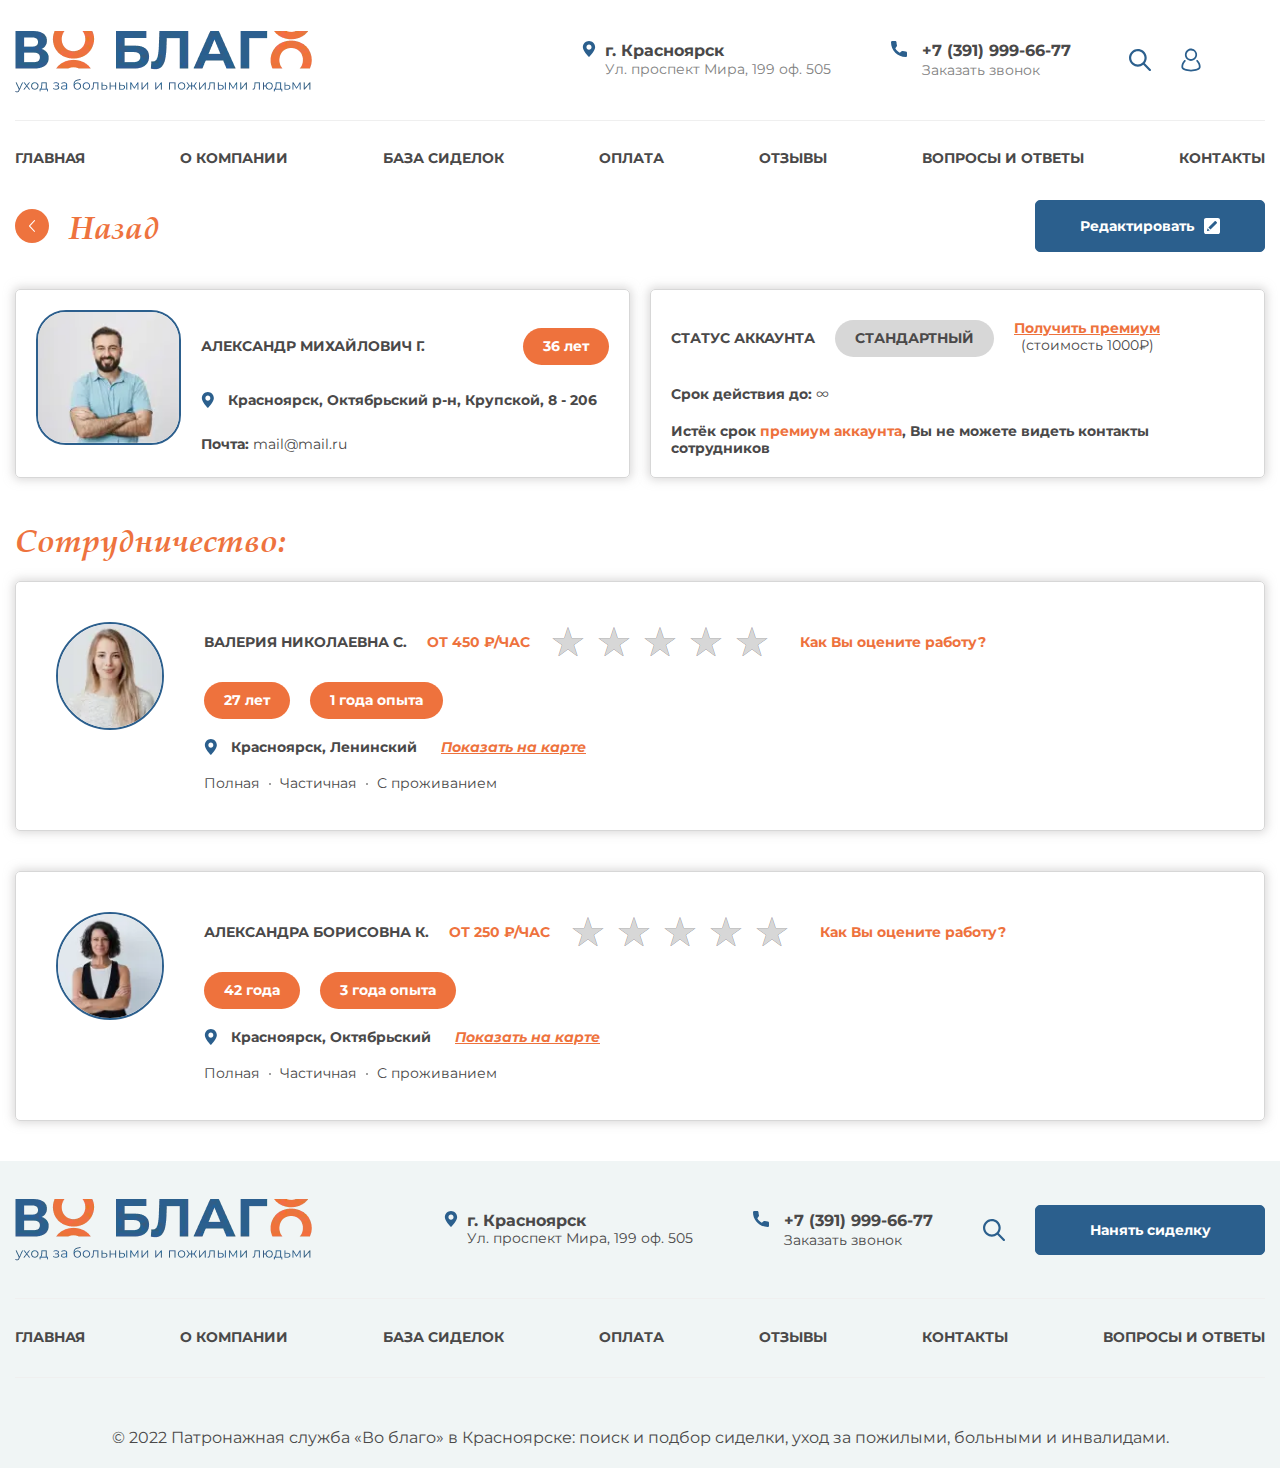
<file: private-account.html>
<!DOCTYPE html>
<html lang="ru">

<head>
	<title>Личный кабинет</title>
	<meta charset="UTF-8">
	<meta name="format-detection" content="telephone=no">
	<!-- <style>body{opacity: 0;}</style> -->
	<link rel="stylesheet" href="css/style.min.css?_v=20220601110044">
	<link rel="shortcut icon" href="favicon.ico">
	<!-- <meta name="robots" content="noindex, nofollow"> -->
	<meta name="viewport" content="width=device-width, initial-scale=1.0">
</head>

<body>
	<div class="wrapper">
		<header class="header">
			<div class="header__container">
				<div class="header__body">
					<button type="button" class="menu__icon icon-menu"><span></span>
						<div class="close">Закрыть</div>
					</button>
					<a href="index.html" class="header__logo">
						<picture><source srcset="img/header/logo.webp" type="image/webp"><img src="img/header/logo.png" alt="Логотип сайта"></picture>
					</a>
					<div class="header__feedback">
						<div class="header__adress">
							<img src="img/header/location.svg" alt="Адресс нашей компании">
							<p><span>г. Красноярск</span>Ул. проспект Мира, 199 оф. 505</p>
						</div>
						<div class="header__phone">
							<img src="img/header/phone.svg" alt="Телефон нашей компании">
							<p><a href="tel:+73919996677">+7 (391) 999-66-77</a><button class="js-open-modal" data-modal="2">Заказать звонок</button></p>
						</div>
					</div>
					<div class="header__box">
						<div class="header__search">
							<a href="#" class="js-open-modal" data-modal="1">
								<img src="img/header/search.svg" alt="Поиск наших услуг">
							</a>
						</div>
						<div class="header__user">
							<a href="#" class="js-open-modal" data-modal="4">
								<img src="img/header/user.svg" alt="Войдите в аккаунт">
							</a>
						</div>
					</div>
					<div class="header__button">
						<a href="#" class="button-dark-winter">Нанять сиделку</a>
					</div>
					<div class="header__menu menu">
						<nav class="menu__body">
							<ul class="menu__list">
								<li class="menu__item"><a href="index.html" class="menu__link">Главная</a></li>
								<li class="menu__item"><a href="about.html" class="menu__link">О компании</a></li>
								<li class="menu__item"><a href="base.html" class="menu__link">База сиделок</a></li>
								<li class="menu__item"><a href="payment.html" class="menu__link">Оплата</a></li>
								<li class="menu__item"><a href="reviews.html" class="menu__link">Отзывы</a></li>
								<li class="menu__item"><a href="question-answer.html" class="menu__link">Вопросы и ответы</a>
								</li>
								<li class="menu__item"><a href="contacts.html" class="menu__link">Контакты</a></li>
							</ul>
						</nav>
					</div>
				</div>
			</div>
		</header>
		<main class="page">
			<section class="private-account">

				<div class="private-account__container">
					<div class="private-account__body">
						<div class="private-account__menu">
							<a href="base.html" class="blank__back">
								<div class="blank__arrow">
									<img src="img/blank/arrow.svg" alt="Назад">
								</div>
								<span class="title">Назад</span>
							</a>
							<div class="blank__button">
								<a href="edit-account.html" class="button-dark-winter private-account__menu_m">
									<span>Редактировать</span>
									<svg width="16" height="16" viewBox="0 0 16 16" fill="none" xmlns="http://www.w3.org/2000/svg">
										<path d="M16 2.09316C16 0.937118 15.0629 0 13.9068 0H2.09316C0.937118 0 0 0.937118 0 2.09316V13.9068C0 15.0629 0.937118 16 2.09316 16H13.9068C15.0629 16 16 15.0629 16 13.9068V2.09316ZM3.59148 13.0651C3.24482 13.1581 2.92757 12.8409 3.02056 12.4942L3.59544 10.3514L5.73419 12.4901L3.59148 13.0651ZM12.828 5.27252L6.49824 11.6024L4.36929 9.47346L10.6991 3.14366C10.9993 2.84344 11.4859 2.84344 11.7862 3.14366L12.828 4.18555C13.1282 4.48568 13.1282 4.9723 12.828 5.27252Z" />
									</svg>
								</a>

							</div>
						</div>
						<div class="private-account__cards">
							<div class="private-account__cards-profile">
								<div class="private-account__image">
									<picture><source srcset="img/private-account/1.webp" type="image/webp"><img src="img/private-account/1.jpg" alt="Аватар пользователя"></picture>
								</div>
								<div class="private-account__box">
									<div class="private-account__name">
										<span>Александр Михайлович Г.</span>
									</div>
									<div class="private-account__years">
										<span>36 лет</span>
									</div>
									<div class="private-account__location">
										<img src="img/base/location.svg" alt="Локация">
										<span>Красноярск, Октябрьский р-н, Крупской, 8 - 206</span>
									</div>
									<div class="private-account__mail">
										<span class="private-account__mail_m">Почта:</span>
										<span>mail@mail.ru</span>
									</div>
								</div>
							</div>
							<div class="private-account__cards-status">
								<div class="private-account__title-status">
									<span class="private-account__subtitle">Статус аккаунта</span>
									<div class="private-account__box-status-premium status">
										<div class="private-account__name-status-premium">
											<span>Премиум</span>
										</div>
										<div class="private-account__extend-box-premium">
											<a href="#">Продлить</a>
											<span>(стоимость 1000₽)</span>
										</div>
										<div class="private-account__cancel-premium">
											<a href="#">Отменить</a>
										</div>
									</div>
									<div class="private-account__box-status-standart status avtiv-status">
										<div class="private-account__name-status-standart">
											<span>Стандартный</span>
										</div>
										<div class="private-account__extend-box-standart">
											<a href="#">Получить премиум</a>
											<span>(стоимость 1000₽)</span>
										</div>
									</div>
								</div>
								<div class="private-account__term">
									<span>Срок действия до:</span>
									<span class="private-account__term_m status">01.05.22</span>
									<span class="private-account__term_mm status avtiv-status">∞</span>
								</div>
								<div class="private-account__text">
									<span class="private-account__text_m status">Вы можете видеть контакты сотрудников
										без
										ограничений</span>
									<span class="private-account__text_ma status avtiv-status">Истёк срок <a href="#">премиум
											аккаунта</a>,
										Вы не можете видеть контакты сотрудников</span>
								</div>
							</div>
						</div>
						<div class="private-account__title title">
							<h2>Сотрудничество:</h2>
						</div>
						<div class="private-account__rows">
							<div class="private-account__item item-private-account">
								<div class="item-private-account__image">
									<picture><source srcset="img/private-account/2.webp" type="image/webp"><img src="img/private-account/2.jpg" alt="Сотрудничество"></picture>
								</div>
								<div class="item-private-account__box">
									<div class="item-private-account__name">
										<span>Валерия николаевна С.</span>
									</div>
									<div class="item-private-account__price">
										<span>От 450 ₽/час</span>
									</div>
									<div class="item-private-account__stars">
										<div class="simple-rating">
											<div class="simple-rating__items">
												<input id="simple-rating__10" type="radio" class="simple-rating__item" name="simple-rating1" value="5">
												<label for="simple-rating__10" class="simple-rating__label"></label>
												<input id="simple-rating__9" type="radio" class="simple-rating__item" name="simple-rating1" value="4">
												<label for="simple-rating__9" class="simple-rating__label"></label>
												<input id="simple-rating__8" type="radio" class="simple-rating__item" name="simple-rating1" value="3">
												<label for="simple-rating__8" class="simple-rating__label"></label>
												<input id="simple-rating__7" type="radio" class="simple-rating__item" name="simple-rating1" value="2">
												<label for="simple-rating__7" class="simple-rating__label"></label>
												<input id="simple-rating__6" type="radio" class="simple-rating__item" name="simple-rating1" value="1">
												<label for="simple-rating__6" class="simple-rating__label"></label>
											</div>
										</div>
									</div>
									<div class="item-private-account__how">
										<span>Как Вы оцените работу?</span>
									</div>
									<div class="item-private-account__expirience">
										<span>27 лет</span>
										<span>1 года опыта</span>
									</div>
									<div class="item-private-account__location">
										<img src="img/base/location.svg" alt="Локация">
										<span>Красноярск, Ленинский</span>
										<a href="#">Показать на карте</a>
									</div>
									<div class="item-private-account__work">
										<span class="blank__employ_dot">Полная</span>
										<span class="blank__employ_dot">Частичная</span>
										<span>С проживанием</span>
									</div>
								</div>
							</div>
							<div class="private-account__item item-private-account">
								<div class="item-private-account__image">
									<picture><source srcset="img/private-account/3.webp" type="image/webp"><img src="img/private-account/3.jpg" alt="Сотрудничество"></picture>
								</div>
								<div class="item-private-account__box">
									<div class="item-private-account__name">
										<span>Александра борисовна К.</span>
									</div>
									<div class="item-private-account__price">
										<span>От 250 ₽/час</span>
									</div>
									<div class="item-private-account__stars">
										<div class="simple-rating">
											<div class="simple-rating__items">
												<input id="simple-rating__5" type="radio" class="simple-rating__item" name="simple-rating" value="5">
												<label for="simple-rating__5" class="simple-rating__label"></label>
												<input id="simple-rating__4" type="radio" class="simple-rating__item" name="simple-rating" value="4">
												<label for="simple-rating__4" class="simple-rating__label"></label>
												<input id="simple-rating__3" type="radio" class="simple-rating__item" name="simple-rating" value="3">
												<label for="simple-rating__3" class="simple-rating__label"></label>
												<input id="simple-rating__2" type="radio" class="simple-rating__item" name="simple-rating" value="2">
												<label for="simple-rating__2" class="simple-rating__label"></label>
												<input id="simple-rating__1" type="radio" class="simple-rating__item" name="simple-rating" value="1">
												<label for="simple-rating__1" class="simple-rating__label"></label>
											</div>
										</div>
									</div>
									<div class="item-private-account__how">
										<span>Как Вы оцените работу?</span>
									</div>
									<div class="item-private-account__expirience">
										<span>42 года</span>
										<span>3 года опыта</span>
									</div>
									<div class="item-private-account__location">
										<img src="img/base/location.svg" alt="Локация">
										<span>Красноярск, Октябрьский</span>
										<a href="#">Показать на карте</a>
									</div>
									<div class="item-private-account__work">
										<span class="blank__employ_dot">Полная</span>
										<span class="blank__employ_dot">Частичная</span>
										<span>С проживанием</span>
									</div>
								</div>
							</div>
						</div>
					</div>
				</div>



			</section>
		</main>
		<footer class="footer">
			<div class="footer__container">
				<div class="footer__body">
					<div class="footer__top">
						<a href="index.html" class="footer__logo">
							<picture><source srcset="img/header/logo.webp" type="image/webp"><img src="img/header/logo.png" alt="Логотип сайты"></picture>
						</a>
						<div class="footer__feedback">
							<div class="header__adress footer__adress">
								<img src="img/header/location.svg" alt="Адресс нашей компании">
								<p><span>г. Красноярск</span>Ул. проспект Мира, 199 оф. 505</p>
							</div>
							<div class="header__phone">
								<img src="img/header/phone.svg" alt="Телефон нашей компании">
								<p><a href="tel:+73919996677">+7 (391)
										999-66-77</a><button class="js-open-modal" data-modal="2">Заказать звонок</button></p>
							</div>
						</div>
						<div class="footer__search">
							<a href="#" class="js-open-modal" data-modal="1">
								<img src="img/header/search.svg" alt="Поиск наших услуг">
							</a>
						</div>
						<div class="footer__button">
							<a href="#" class="button-dark-winter">Нанять сиделку</a>
						</div>
					</div>
					<div class="footer__middle">
						<nav class="footer__menu">
							<ul class="footer__list">
								<li class="footer__item"><a href="index.html" class="footer__link">Главная</a></li>
								<li class="footer__item"><a href="about.html" class="footer__link">О компании</a></li>
								<li class="footer__item"><a href="base.html" class="footer__link">База сиделок</a></li>
								<li class="footer__item"><a href="payment.html" class="footer__link">Оплата</a></li>
								<li class="footer__item"><a href="reviews.html" class="footer__link">Отзывы</a></li>
								<li class="footer__item footer__item_m"><a href="question-answer.html" class="footer__link">Вопросы и ответы</a>
								</li>
								<li class="footer__item "><a href="contacts.html" class="footer__link">Контакты</a></li>
							</ul>
						</nav>
					</div>
					<div class="footer__bottom">
						<p>© 2022 Патронажная служба «Во благо» в Красноярске: поиск и подбор сиделки, уход за пожилыми,
							больными и инвалидами.</p>
					</div>
				</div>
			</div>
		</footer>
	</div>
	<!-- search -->
	<div class="modal modal-search" data-modal="1">
		<div class="search__container">
			<div class="search__body">
				<div class="search__input">
					<input type="text" placeholder="Напишите, что хотите найти..">
				</div>
			</div>
		</div>
	</div>




	<div class="modal modal-call" data-modal="2">
		<div class="call__body">
			<div class="call__title title">
				<h4>Заказать звонок</h4>
			</div>
			<div class="call__form">
				<div class="call__item">
					<span>ФИО</span>
					<input type="text" placeholder="Иванов Иван Иванович">
				</div>
				<div class="call__item">
					<span>Телефон</span>
					<input type="text" class="tel" placeholder="+7 (999) 555-77-32">
				</div>
				<div class="call__radio">
					<div class="options__item">
						<input id="yes" checked type="radio" value="yes" name="yesorno" class="options__input">
						<label for="yes" class="options__label"></label>
					</div>
					<span>Я даю согласие на обработку <a href="#">персональных данных</a></span>
				</div>
			</div>
			<div class="call__buttons">
				<button class="call__send js-open-modal" data-modal="3">
					<span>Отправить</span>
					<svg width="18" height="19" viewBox="0 0 18 19" fill="none" xmlns="http://www.w3.org/2000/svg">
						<g clip-path="url(#clip0_123_2630)">
							<path d="M11.9336 9.59224L18.0018 13.4285V5.59399L11.9336 9.59224Z" />
							<path d="M0 5.59399V13.4285L6.06825 9.59224L0 5.59399Z" />
							<path d="M16.8764 3.3125H1.12641C0.565031 3.3125 0.119531 3.731 0.0351562 4.26988L9.00141 10.1773L17.9677 4.26988C17.8833 3.731 17.4378 3.3125 16.8764 3.3125Z" />
							<path d="M10.9004 10.2718L9.30853 11.3203C9.21403 11.3821 9.10716 11.4125 8.99916 11.4125C8.89116 11.4125 8.78428 11.3821 8.68978 11.3203L7.09791 10.2706L0.0351562 14.738C0.121781 15.2724 0.565031 15.6875 1.12416 15.6875H16.8742C17.4333 15.6875 17.8765 15.2724 17.9632 14.738L10.9004 10.2718Z" />
						</g>
						<defs>
							<clipPath id="clip0_123_2630">
								<rect width="18" height="18" transform="translate(0 0.5)" />
							</clipPath>
						</defs>
					</svg>
				</button>
				<button class="call__cancel js-modal-close">
					<span>Отмена</span>
					<svg width="18" height="19" viewBox="0 0 18 19" fill="none" xmlns="http://www.w3.org/2000/svg">
						<g clip-path="url(#clip0_123_2646)">
							<path d="M17.1209 0.500019C17.2948 0.499987 17.4647 0.551516 17.6093 0.648088C17.7539 0.744663 17.8666 0.881941 17.9331 1.04256C17.9996 1.20318 18.017 1.37992 17.9831 1.55044C17.9492 1.72095 17.8654 1.87757 17.7425 2.00049L1.50029 18.2427C1.33545 18.4075 1.11186 18.5001 0.878731 18.5001C0.645599 18.5001 0.422018 18.4075 0.257168 18.2427C0.0923195 18.0778 -0.000291824 17.8542 -0.000291824 17.6211C-0.000291824 17.388 0.0923195 17.1644 0.257168 16.9995L16.4994 0.757364C16.5809 0.675646 16.6778 0.610844 16.7845 0.566681C16.8911 0.522518 17.0055 0.499865 17.1209 0.500019Z" />
							<path d="M0.878788 0.500019C0.994236 0.499865 1.10858 0.522518 1.21524 0.566681C1.32191 0.610844 1.4188 0.675646 1.50035 0.757364L17.7425 16.9995C17.9074 17.1644 18 17.388 18 17.6211C18 17.8542 17.9074 18.0778 17.7425 18.2427C17.5777 18.4075 17.3541 18.5001 17.121 18.5001C16.8878 18.5001 16.6643 18.4075 16.4994 18.2427L0.257227 2.00049C0.134275 1.87757 0.0505409 1.72095 0.0166149 1.55044C-0.0173111 1.37992 9.53674e-05 1.20318 0.0666313 1.04256C0.133167 0.881941 0.245844 0.744663 0.390409 0.648088C0.534975 0.551516 0.704933 0.499987 0.878788 0.500019Z" />
						</g>
						<defs>
							<clipPath id="clip0_123_2646">
								<rect width="18" height="18" transform="translate(18 18.5) rotate(-180)" />
							</clipPath>
						</defs>
					</svg>

				</button>
			</div>
		</div>
	</div>




	<div class="modal modal-thanks" data-modal="3">
		<div class="thanks__body">
			<div class="thanks__title title">
				<h3>Спасибо! Мы перезвоним Вам!</h3>
			</div>
			<div class="thanks__text">
				<p>Обратный звонок осуществляется в течении 1 часа</p>
			</div>
			<div class="thanks__button">
				<button class="thanks__button_m js-modal-close">
					<span>Закрыть</span>
					<svg width="18" height="19" viewBox="0 0 18 19" fill="none" xmlns="http://www.w3.org/2000/svg">
						<g clip-path="url(#clip0_123_26465)">
							<path d="M17.1209 0.500019C17.2948 0.499987 17.4647 0.551516 17.6093 0.648088C17.7539 0.744663 17.8666 0.881941 17.9331 1.04256C17.9996 1.20318 18.017 1.37992 17.9831 1.55044C17.9492 1.72095 17.8654 1.87757 17.7425 2.00049L1.50029 18.2427C1.33545 18.4075 1.11186 18.5001 0.878731 18.5001C0.645599 18.5001 0.422018 18.4075 0.257168 18.2427C0.0923195 18.0778 -0.000291824 17.8542 -0.000291824 17.6211C-0.000291824 17.388 0.0923195 17.1644 0.257168 16.9995L16.4994 0.757364C16.5809 0.675646 16.6778 0.610844 16.7845 0.566681C16.8911 0.522518 17.0055 0.499865 17.1209 0.500019Z" />
							<path d="M0.878788 0.500019C0.994236 0.499865 1.10858 0.522518 1.21524 0.566681C1.32191 0.610844 1.4188 0.675646 1.50035 0.757364L17.7425 16.9995C17.9074 17.1644 18 17.388 18 17.6211C18 17.8542 17.9074 18.0778 17.7425 18.2427C17.5777 18.4075 17.3541 18.5001 17.121 18.5001C16.8878 18.5001 16.6643 18.4075 16.4994 18.2427L0.257227 2.00049C0.134275 1.87757 0.0505409 1.72095 0.0166149 1.55044C-0.0173111 1.37992 9.53674e-05 1.20318 0.0666313 1.04256C0.133167 0.881941 0.245844 0.744663 0.390409 0.648088C0.534975 0.551516 0.704933 0.499987 0.878788 0.500019Z" />
						</g>
						<defs>
							<clipPath id="clip0_123_26465">
								<rect width="18" height="18" transform="translate(18 18.5) rotate(-180)" />
							</clipPath>
						</defs>
					</svg>
				</button>
			</div>
		</div>
	</div>

	<div class="modal modal-user" data-modal="4">
		<div class="user__body">
			<div class="user__title title">
				<h4>Вам необходимо зарегистрироваться приобрести премиум аккаунт</h4>
			</div>
			<div class="user__text">
				<p>Чтобы нанять сиделку и видеть их контакты, Вам необходим премиум аккаунт</p>
			</div>
			<div class="call__buttons">
				<button class="call__send js-open-modal" data-modal="5">
					<span>Регистрация</span>
					<svg width="29" height="29" viewBox="0 0 29 29" fill="none" xmlns="http://www.w3.org/2000/svg">
						<path d="M21.2702 14.6585C21.189 14.5755 21.0921 14.5095 20.9851 14.4644C20.8781 14.4192 20.7632 14.3958 20.6471 14.3955C20.531 14.3951 20.416 14.4179 20.3087 14.4625C20.2015 14.5071 20.1043 14.5726 20.0226 14.6552C19.9409 14.7377 19.8765 14.8357 19.8331 14.9434C19.7897 15.0511 19.7682 15.1664 19.7698 15.2825C19.7714 15.3986 19.7961 15.5132 19.8424 15.6197C19.8888 15.7262 19.9559 15.8223 20.0398 15.9026C20.7821 16.6331 21.3711 17.5045 21.7721 18.4657C22.1731 19.4269 22.3781 20.4585 22.375 21.5C22.375 22.5702 19.3074 24.125 14.5 24.125C9.69271 24.125 6.62504 22.5694 6.62504 21.4982C6.6221 20.4639 6.82434 19.4393 7.22007 18.4836C7.61581 17.528 8.19716 16.6603 8.93049 15.9309C9.01344 15.85 9.0795 15.7535 9.12484 15.6469C9.17019 15.5403 9.19391 15.4258 9.19465 15.3099C9.19538 15.1941 9.17311 15.0793 9.12912 14.9721C9.08513 14.8649 9.02029 14.7676 8.93838 14.6857C8.85647 14.6037 8.75911 14.5389 8.65195 14.4949C8.54479 14.4509 8.42996 14.4287 8.31412 14.4294C8.19828 14.4301 8.08374 14.4539 7.97715 14.4992C7.87055 14.5445 7.77402 14.6106 7.69316 14.6936C6.79665 15.5853 6.08596 16.6461 5.60222 17.8145C5.11849 18.9828 4.87132 20.2355 4.87504 21.5C4.87504 24.3417 9.83367 25.875 14.5 25.875C19.1664 25.875 24.125 24.3417 24.125 21.5C24.1289 20.227 23.8784 18.966 23.3881 17.7911C22.8979 16.6163 22.1778 15.5512 21.2702 14.6585Z" />
						<path d="M14.5 15.375C15.7114 15.375 16.8956 15.0158 17.9029 14.3428C18.9101 13.6697 19.6952 12.7131 20.1588 11.5939C20.6224 10.4747 20.7436 9.24321 20.5073 8.05507C20.271 6.86694 19.6876 5.77557 18.831 4.91897C17.9744 4.06238 16.8831 3.47903 15.6949 3.24269C14.5068 3.00636 13.2753 3.12765 12.1561 3.59124C11.0369 4.05483 10.0803 4.83988 9.40725 5.84713C8.73422 6.85438 8.375 8.03859 8.375 9.25C8.37688 10.8739 9.02279 12.4307 10.171 13.579C11.3193 14.7272 12.8761 15.3731 14.5 15.375ZM14.5 4.875C15.3653 4.875 16.2112 5.13159 16.9306 5.61232C17.6501 6.09305 18.2108 6.77634 18.542 7.57576C18.8731 8.37519 18.9597 9.25485 18.7909 10.1035C18.6221 10.9522 18.2054 11.7317 17.5936 12.3436C16.9817 12.9554 16.2022 13.3721 15.3535 13.5409C14.5049 13.7097 13.6252 13.6231 12.8258 13.292C12.0263 12.9608 11.3431 12.4001 10.8623 11.6806C10.3816 10.9612 10.125 10.1153 10.125 9.25C10.1264 8.0901 10.5877 6.97809 11.4079 6.15792C12.2281 5.33774 13.3401 4.87637 14.5 4.875Z" />
					</svg>

				</button>
				<button class="call__cancel js-modal-close">
					<span>Закрыть</span>
					<svg width="18" height="19" viewBox="0 0 18 19" fill="none" xmlns="http://www.w3.org/2000/svg">
						<g clip-path="url(#clip0_123_26466)">
							<path d="M17.1209 0.500019C17.2948 0.499987 17.4647 0.551516 17.6093 0.648088C17.7539 0.744663 17.8666 0.881941 17.9331 1.04256C17.9996 1.20318 18.017 1.37992 17.9831 1.55044C17.9492 1.72095 17.8654 1.87757 17.7425 2.00049L1.50029 18.2427C1.33545 18.4075 1.11186 18.5001 0.878731 18.5001C0.645599 18.5001 0.422018 18.4075 0.257168 18.2427C0.0923195 18.0778 -0.000291824 17.8542 -0.000291824 17.6211C-0.000291824 17.388 0.0923195 17.1644 0.257168 16.9995L16.4994 0.757364C16.5809 0.675646 16.6778 0.610844 16.7845 0.566681C16.8911 0.522518 17.0055 0.499865 17.1209 0.500019Z" />
							<path d="M0.878788 0.500019C0.994236 0.499865 1.10858 0.522518 1.21524 0.566681C1.32191 0.610844 1.4188 0.675646 1.50035 0.757364L17.7425 16.9995C17.9074 17.1644 18 17.388 18 17.6211C18 17.8542 17.9074 18.0778 17.7425 18.2427C17.5777 18.4075 17.3541 18.5001 17.121 18.5001C16.8878 18.5001 16.6643 18.4075 16.4994 18.2427L0.257227 2.00049C0.134275 1.87757 0.0505409 1.72095 0.0166149 1.55044C-0.0173111 1.37992 9.53674e-05 1.20318 0.0666313 1.04256C0.133167 0.881941 0.245844 0.744663 0.390409 0.648088C0.534975 0.551516 0.704933 0.499987 0.878788 0.500019Z" />
						</g>
						<defs>
							<clipPath id="clip0_123_26466">
								<rect width="18" height="18" transform="translate(18 18.5) rotate(-180)" />
							</clipPath>
						</defs>
					</svg>
				</button>
			</div>
		</div>
	</div>

	<div class="modal modal-reg" data-modal="5">
		<div class="tabs">
			<div class="tabs__nav">
				<button class="tabs__btn tabs__btn_active">Вход</button>
				<button class="tabs__btn">Регистрация</button>
			</div>
			<div class="tabs__content">
				<div class="tabs__pane tabs__pane_show">
					<div class="entry">
						<div class="entry__body">
							<div class="entry__box">
								<div class="entry__item entry__item_m">
									<div class="entry__name">
										<span>Почта</span>
									</div>
									<input type="text" placeholder="mail@mail.ru">
								</div>
								<div class="entry__item entry__item_mm">
									<div class="entry__name">
										<span>Пароль</span>
									</div>
									<input type="password" class="entry__err" placeholder="**********">
								</div>
								<div class="entry__saveme">
									<div class="options__item">
										<input id="ye" checked type="radio" value="yes" name="yes" class="options__input">
										<label for="ye" class="options__label">Запомнить меня</label>
									</div>
									<a href="#">Забыли пароль?</a>
								</div>
								<div class="call__buttons">
									<button class="call__send js-open-modal" data-modal="3">
										<span>Отправить</span>
										<svg width="18" height="19" viewBox="0 0 18 19" fill="none" xmlns="http://www.w3.org/2000/svg">
											<g clip-path="url(#clip0_123)">
												<path d="M11.9336 9.59224L18.0018 13.4285V5.59399L11.9336 9.59224Z" />
												<path d="M0 5.59399V13.4285L6.06825 9.59224L0 5.59399Z" />
												<path d="M16.8764 3.3125H1.12641C0.565031 3.3125 0.119531 3.731 0.0351562 4.26988L9.00141 10.1773L17.9677 4.26988C17.8833 3.731 17.4378 3.3125 16.8764 3.3125Z" />
												<path d="M10.9004 10.2718L9.30853 11.3203C9.21403 11.3821 9.10716 11.4125 8.99916 11.4125C8.89116 11.4125 8.78428 11.3821 8.68978 11.3203L7.09791 10.2706L0.0351562 14.738C0.121781 15.2724 0.565031 15.6875 1.12416 15.6875H16.8742C17.4333 15.6875 17.8765 15.2724 17.9632 14.738L10.9004 10.2718Z" />
											</g>
											<defs>
												<clipPath id="clip0_123">
													<rect width="18" height="18" transform="translate(0 0.5)" />
												</clipPath>
											</defs>
										</svg>
									</button>
									<button class="call__cancel js-modal-close">
										<span>Отмена</span>
										<svg width="18" height="19" viewBox="0 0 18 19" fill="none" xmlns="http://www.w3.org/2000/svg">
											<g clip-path="url(#clip0_12)">
												<path d="M17.1209 0.500019C17.2948 0.499987 17.4647 0.551516 17.6093 0.648088C17.7539 0.744663 17.8666 0.881941 17.9331 1.04256C17.9996 1.20318 18.017 1.37992 17.9831 1.55044C17.9492 1.72095 17.8654 1.87757 17.7425 2.00049L1.50029 18.2427C1.33545 18.4075 1.11186 18.5001 0.878731 18.5001C0.645599 18.5001 0.422018 18.4075 0.257168 18.2427C0.0923195 18.0778 -0.000291824 17.8542 -0.000291824 17.6211C-0.000291824 17.388 0.0923195 17.1644 0.257168 16.9995L16.4994 0.757364C16.5809 0.675646 16.6778 0.610844 16.7845 0.566681C16.8911 0.522518 17.0055 0.499865 17.1209 0.500019Z" />
												<path d="M0.878788 0.500019C0.994236 0.499865 1.10858 0.522518 1.21524 0.566681C1.32191 0.610844 1.4188 0.675646 1.50035 0.757364L17.7425 16.9995C17.9074 17.1644 18 17.388 18 17.6211C18 17.8542 17.9074 18.0778 17.7425 18.2427C17.5777 18.4075 17.3541 18.5001 17.121 18.5001C16.8878 18.5001 16.6643 18.4075 16.4994 18.2427L0.257227 2.00049C0.134275 1.87757 0.0505409 1.72095 0.0166149 1.55044C-0.0173111 1.37992 9.53674e-05 1.20318 0.0666313 1.04256C0.133167 0.881941 0.245844 0.744663 0.390409 0.648088C0.534975 0.551516 0.704933 0.499987 0.878788 0.500019Z" />
											</g>
											<defs>
												<clipPath id="clip0_126">
													<rect width="18" height="18" transform="translate(18 18.5) rotate(-180)" />
												</clipPath>
											</defs>
										</svg>

									</button>
								</div>
								<div class="entry__error">
									<div class="entry__text">
										<span>Введен неверный логин или пароль. Повторите попытку.</span>
									</div>
									<div class="entry__image">
										<img src="img/modal/error.svg" alt="Ошибка">
									</div>
								</div>
							</div>
						</div>
					</div>
				</div>
				<div class="tabs__pane">
					<div class="reg__body">
						<div class="reg__text reg__text-two reg-text-activ">
							<p>Чтобы нанять сиделку и/или видеть их контакты, Вам необходимо подключить премиум аккаунт в
								личном кабинете</p>
						</div>
						<div class="reg__text reg__text-one">
							<p>Для публикации Вашей анкеты на сайте необходимо отредактировать её в личном кабинете и
								приобрести премиум аккаунт</p>
						</div>
						<div class="reg__box">
							<div class="reg__item">
								<div class="reg__name">
									<span>Почта</span>
								</div>
								<div class="reg__input">
									<input type="text" placeholder="mail@mail.ru">
								</div>
							</div>
							<div class="reg__item">
								<div class="reg__name">
									<span>Пароль</span>
								</div>
								<div class="reg__input">
									<input type="text" placeholder="**********">
								</div>
							</div>
							<div class="reg__item">
								<div class="reg__name">
									<span>Повторите пароль</span>
								</div>
								<div class="reg__input reg__warning">
									<input type="text" placeholder="***">
									<img class="reg__warning-btn" src="img/modal/closeReg.svg" alt="">
								</div>
								<div class="reg__warning">
									<p>Введено неверное значение</p>
								</div>
							</div>
							<div class="reg__buttons">
								<button class="reg__btn reg__btn-two">Ищу работу</button>
								<button class="reg__btn reg__btn-one reg-btn-activ">Ищу сиделку</button>
							</div>
							<div class="reg-call__buttons">
								<button class="reg__send js-open-modal" data-modal="5">
									<span>Регистрация</span>
									<svg width="29" height="29" viewBox="0 0 29 29" fill="none" xmlns="http://www.w3.org/2000/svg">
										<path d="M21.2702 14.6585C21.189 14.5755 21.0921 14.5095 20.9851 14.4644C20.8781 14.4192 20.7632 14.3958 20.6471 14.3955C20.531 14.3951 20.416 14.4179 20.3087 14.4625C20.2015 14.5071 20.1043 14.5726 20.0226 14.6552C19.9409 14.7377 19.8765 14.8357 19.8331 14.9434C19.7897 15.0511 19.7682 15.1664 19.7698 15.2825C19.7714 15.3986 19.7961 15.5132 19.8424 15.6197C19.8888 15.7262 19.9559 15.8223 20.0398 15.9026C20.7821 16.6331 21.3711 17.5045 21.7721 18.4657C22.1731 19.4269 22.3781 20.4585 22.375 21.5C22.375 22.5702 19.3074 24.125 14.5 24.125C9.69271 24.125 6.62504 22.5694 6.62504 21.4982C6.6221 20.4639 6.82434 19.4393 7.22007 18.4836C7.61581 17.528 8.19716 16.6603 8.93049 15.9309C9.01344 15.85 9.0795 15.7535 9.12484 15.6469C9.17019 15.5403 9.19391 15.4258 9.19465 15.3099C9.19538 15.1941 9.17311 15.0793 9.12912 14.9721C9.08513 14.8649 9.02029 14.7676 8.93838 14.6857C8.85647 14.6037 8.75911 14.5389 8.65195 14.4949C8.54479 14.4509 8.42996 14.4287 8.31412 14.4294C8.19828 14.4301 8.08374 14.4539 7.97715 14.4992C7.87055 14.5445 7.77402 14.6106 7.69316 14.6936C6.79665 15.5853 6.08596 16.6461 5.60222 17.8145C5.11849 18.9828 4.87132 20.2355 4.87504 21.5C4.87504 24.3417 9.83367 25.875 14.5 25.875C19.1664 25.875 24.125 24.3417 24.125 21.5C24.1289 20.227 23.8784 18.966 23.3881 17.7911C22.8979 16.6163 22.1778 15.5512 21.2702 14.6585Z" />
										<path d="M14.5 15.375C15.7114 15.375 16.8956 15.0158 17.9029 14.3428C18.9101 13.6697 19.6952 12.7131 20.1588 11.5939C20.6224 10.4747 20.7436 9.24321 20.5073 8.05507C20.271 6.86694 19.6876 5.77557 18.831 4.91897C17.9744 4.06238 16.8831 3.47903 15.6949 3.24269C14.5068 3.00636 13.2753 3.12765 12.1561 3.59124C11.0369 4.05483 10.0803 4.83988 9.40725 5.84713C8.73422 6.85438 8.375 8.03859 8.375 9.25C8.37688 10.8739 9.02279 12.4307 10.171 13.579C11.3193 14.7272 12.8761 15.3731 14.5 15.375ZM14.5 4.875C15.3653 4.875 16.2112 5.13159 16.9306 5.61232C17.6501 6.09305 18.2108 6.77634 18.542 7.57576C18.8731 8.37519 18.9597 9.25485 18.7909 10.1035C18.6221 10.9522 18.2054 11.7317 17.5936 12.3436C16.9817 12.9554 16.2022 13.3721 15.3535 13.5409C14.5049 13.7097 13.6252 13.6231 12.8258 13.292C12.0263 12.9608 11.3431 12.4001 10.8623 11.6806C10.3816 10.9612 10.125 10.1153 10.125 9.25C10.1264 8.0901 10.5877 6.97809 11.4079 6.15792C12.2281 5.33774 13.3401 4.87637 14.5 4.875Z" />
									</svg>

								</button>
								<button class="reg__cancel js-modal-close">
									<span>Закрыть</span>
									<svg width="18" height="19" viewBox="0 0 18 19" fill="none" xmlns="http://www.w3.org/2000/svg">
										<g clip-path="url(#clip0_123_26)">
											<path d="M17.1209 0.500019C17.2948 0.499987 17.4647 0.551516 17.6093 0.648088C17.7539 0.744663 17.8666 0.881941 17.9331 1.04256C17.9996 1.20318 18.017 1.37992 17.9831 1.55044C17.9492 1.72095 17.8654 1.87757 17.7425 2.00049L1.50029 18.2427C1.33545 18.4075 1.11186 18.5001 0.878731 18.5001C0.645599 18.5001 0.422018 18.4075 0.257168 18.2427C0.0923195 18.0778 -0.000291824 17.8542 -0.000291824 17.6211C-0.000291824 17.388 0.0923195 17.1644 0.257168 16.9995L16.4994 0.757364C16.5809 0.675646 16.6778 0.610844 16.7845 0.566681C16.8911 0.522518 17.0055 0.499865 17.1209 0.500019Z" />
											<path d="M0.878788 0.500019C0.994236 0.499865 1.10858 0.522518 1.21524 0.566681C1.32191 0.610844 1.4188 0.675646 1.50035 0.757364L17.7425 16.9995C17.9074 17.1644 18 17.388 18 17.6211C18 17.8542 17.9074 18.0778 17.7425 18.2427C17.5777 18.4075 17.3541 18.5001 17.121 18.5001C16.8878 18.5001 16.6643 18.4075 16.4994 18.2427L0.257227 2.00049C0.134275 1.87757 0.0505409 1.72095 0.0166149 1.55044C-0.0173111 1.37992 9.53674e-05 1.20318 0.0666313 1.04256C0.133167 0.881941 0.245844 0.744663 0.390409 0.648088C0.534975 0.551516 0.704933 0.499987 0.878788 0.500019Z" />
										</g>
										<defs>
											<clipPath id="clip0_123_26">
												<rect width="18" height="18" transform="translate(18 18.5) rotate(-180)" />
											</clipPath>
										</defs>
									</svg>
								</button>
							</div>
						</div>
					</div>
				</div>
			</div>
		</div>
	</div>






































	<div class="overlay js-overlay-modal"></div>
	<script src="js/app.min.js?_v=20220601110044"></script>
</body>

</html>
</file>
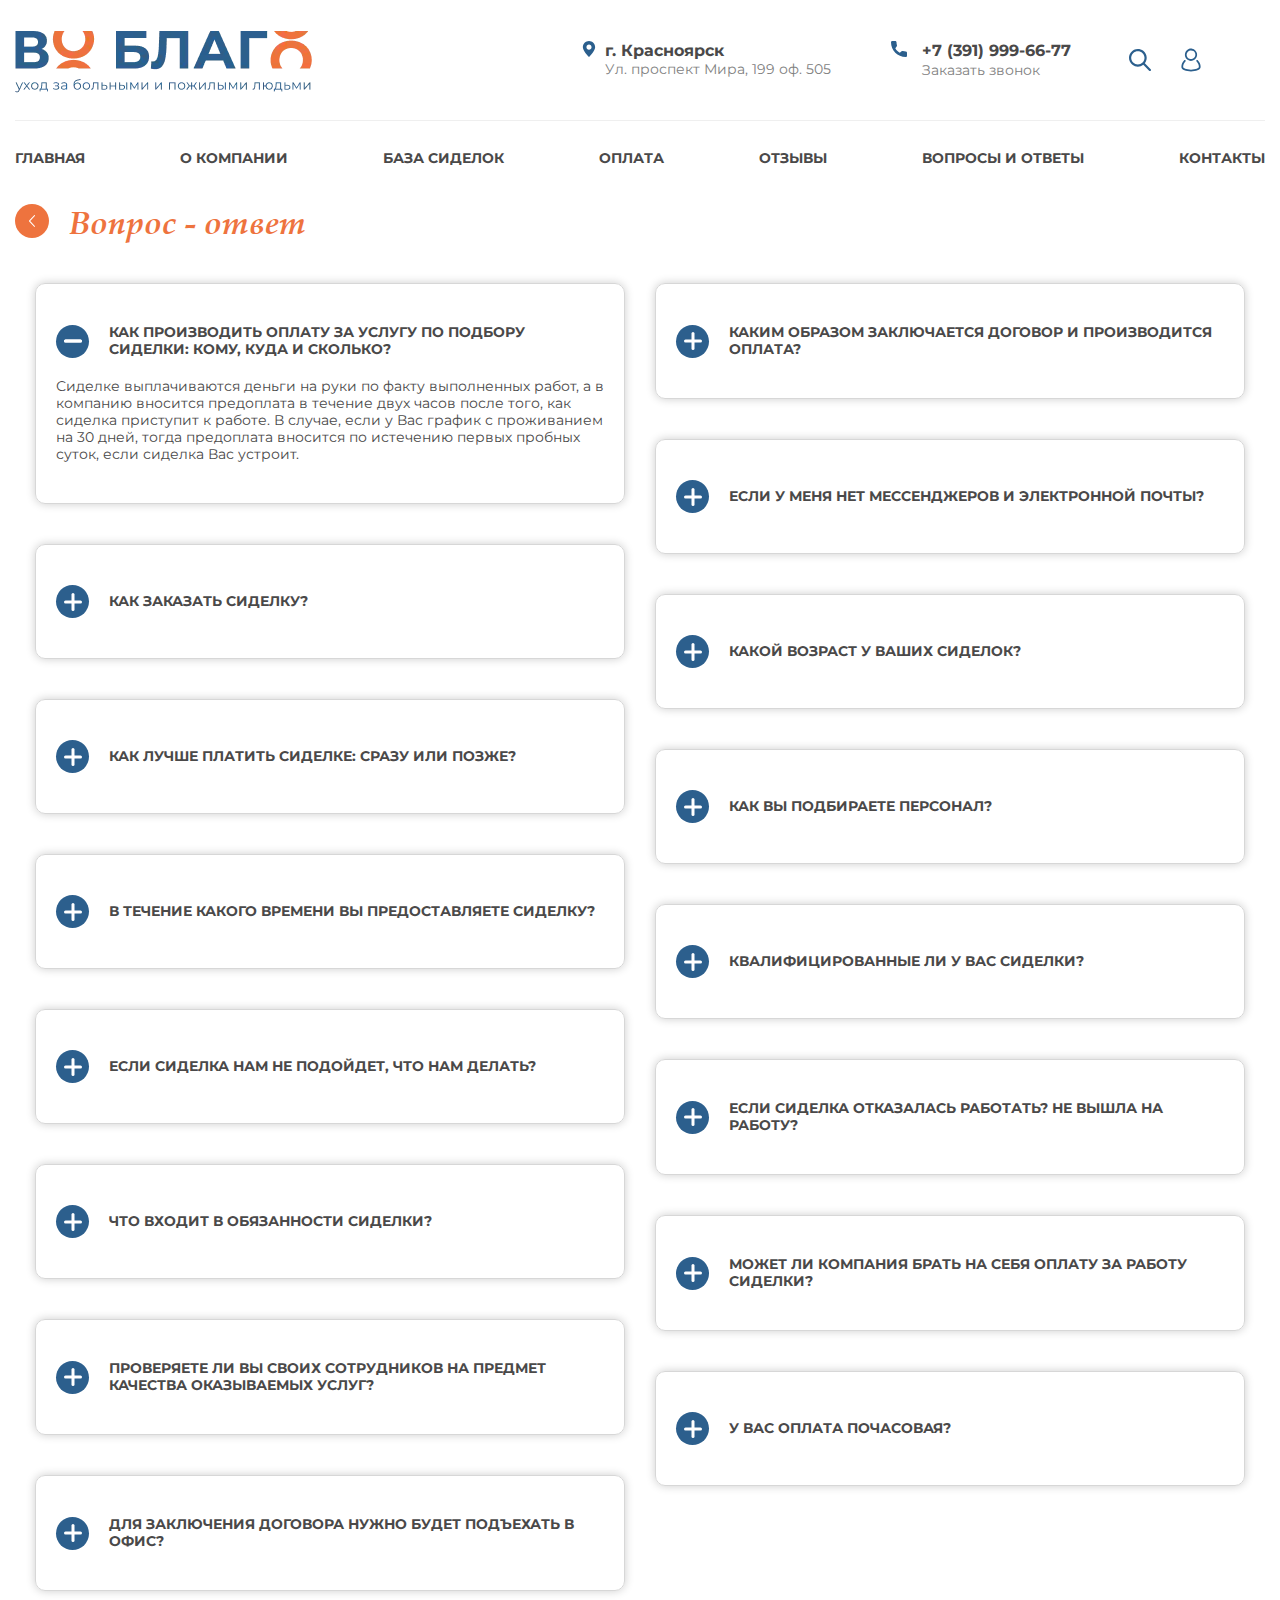
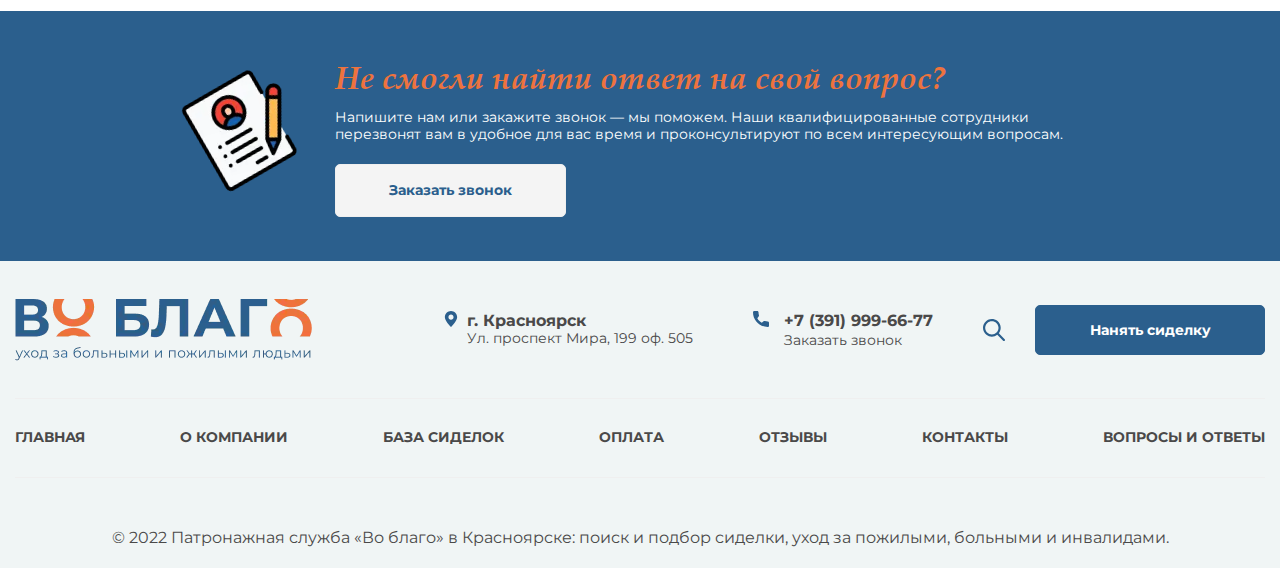
<file: question-answer.html>
<!DOCTYPE html>
<html lang="ru">

<head>
	<title>Вопрос - ответ</title>
	<meta charset="UTF-8">
	<meta name="format-detection" content="telephone=no">
	<!-- <style>body{opacity: 0;}</style> -->
	<link rel="stylesheet" href="css/style.min.css?_v=20220601110044">
	<link rel="shortcut icon" href="favicon.ico">
	<!-- <meta name="robots" content="noindex, nofollow"> -->
	<meta name="viewport" content="width=device-width, initial-scale=1.0">
</head>

<body>
	<div class="wrapper">
		<header class="header">
			<div class="header__container">
				<div class="header__body">
					<button type="button" class="menu__icon icon-menu"><span></span>
						<div class="close">Закрыть</div>
					</button>
					<a href="index.html" class="header__logo">
						<picture><source srcset="img/header/logo.webp" type="image/webp"><img src="img/header/logo.png" alt="Логотип сайта"></picture>
					</a>
					<div class="header__feedback">
						<div class="header__adress">
							<img src="img/header/location.svg" alt="Адресс нашей компании">
							<p><span>г. Красноярск</span>Ул. проспект Мира, 199 оф. 505</p>
						</div>
						<div class="header__phone">
							<img src="img/header/phone.svg" alt="Телефон нашей компании">
							<p><a href="tel:+73919996677">+7 (391) 999-66-77</a><button class="js-open-modal" data-modal="2">Заказать звонок</button></p>
						</div>
					</div>
					<div class="header__box">
						<div class="header__search">
							<a href="#" class="js-open-modal" data-modal="1">
								<img src="img/header/search.svg" alt="Поиск наших услуг">
							</a>
						</div>
						<div class="header__user">
							<a href="#" class="js-open-modal" data-modal="4">
								<img src="img/header/user.svg" alt="Войдите в аккаунт">
							</a>
						</div>
					</div>
					<div class="header__button">
						<a href="#" class="button-dark-winter">Нанять сиделку</a>
					</div>
					<div class="header__menu menu">
						<nav class="menu__body">
							<ul class="menu__list">
								<li class="menu__item"><a href="index.html" class="menu__link">Главная</a></li>
								<li class="menu__item"><a href="about.html" class="menu__link">О компании</a></li>
								<li class="menu__item"><a href="base.html" class="menu__link">База сиделок</a></li>
								<li class="menu__item"><a href="payment.html" class="menu__link">Оплата</a></li>
								<li class="menu__item"><a href="reviews.html" class="menu__link">Отзывы</a></li>
								<li class="menu__item"><a href="question-answer.html" class="menu__link">Вопросы и ответы</a>
								</li>
								<li class="menu__item"><a href="contacts.html" class="menu__link">Контакты</a></li>
							</ul>
						</nav>
					</div>
				</div>
			</div>
		</header>
		<main class="page">
			<section class="payment-btn">
				<div class="payment-btn__container">
					<div class="payment-btn__body">
						<div class="blank__menu">
							<a href="#" class="blank__back">
								<div class="blank__arrow">
									<img src="img/blank/arrow.svg" alt="Назад">
								</div>
								<span class="title">Вопрос - ответ</span>
							</a>
						</div>
					</div>
				</div>
			</section>

			<section class="question-answer">
				<div class="question-answer__container">
					<div class="question-answer__body">
						<div class="question-answer__column">
							<div class="question-answer__item question-answer__item_m">
								<div class="question-answer__title">
									<button class="question-answer__button question-answer__button_m"></button>
									<button>КАК ПРОИЗВОДИТЬ ОПЛАТУ ЗА УСЛУГУ ПО ПОДБОРУ СИДЕЛКИ: КОМУ, КУДА И
										СКОЛЬКО?</button>
								</div>
								<div class="question-answer__text question-answer__text_m">
									<p>Сиделке выплачиваются деньги на руки по факту выполненных работ, а в компанию
										вносится предоплата в течение двух часов после того, как сиделка приступит к
										работе. В случае, если у Вас график с проживанием на 30 дней, тогда предоплата
										вносится по истечению первых пробных суток, если сиделка Вас устроит.</p>
								</div>
							</div>
							<div class="question-answer__item">
								<div class="question-answer__title">
									<button class="question-answer__button"></button>
									<button>КАК ЗАКАЗАТЬ СИДЕЛКУ?</button>
								</div>
								<div class="question-answer__text">
									<p>Сиделке выплачиваются деньги на руки по факту выполненных работ, а в компанию
										вносится предоплата в течение двух часов после того, как сиделка приступит к
										работе. В случае, если у Вас график с проживанием на 30 дней, тогда предоплата
										вносится по истечению первых пробных суток, если сиделка Вас устроит.</p>
								</div>
							</div>
							<div class="question-answer__item">
								<div class="question-answer__title">
									<button class="question-answer__button"></button>
									<button>КАК ЛУЧШЕ ПЛАТИТЬ СИДЕЛКЕ: СРАЗУ ИЛИ ПОЗЖЕ?</button>
								</div>
								<div class="question-answer__text">
									<p>Сиделке выплачиваются деньги на руки по факту выполненных работ, а в компанию
										вносится предоплата в течение двух часов после того, как сиделка приступит к
										работе. В случае, если у Вас график с проживанием на 30 дней, тогда предоплата
										вносится по истечению первых пробных суток, если сиделка Вас устроит.</p>
								</div>
							</div>
							<div class="question-answer__item">
								<div class="question-answer__title">
									<button class="question-answer__button"></button>
									<button>В ТЕЧЕНИЕ КАКОГО ВРЕМЕНИ ВЫ ПРЕДОСТАВЛЯЕТЕ СИДЕЛКУ?</button>
								</div>
								<div class="question-answer__text">
									<p>Сиделке выплачиваются деньги на руки по факту выполненных работ, а в компанию
										вносится предоплата в течение двух часов после того, как сиделка приступит к
										работе. В случае, если у Вас график с проживанием на 30 дней, тогда предоплата
										вносится по истечению первых пробных суток, если сиделка Вас устроит.</p>
								</div>
							</div>
							<div class="question-answer__item">
								<div class="question-answer__title">
									<button class="question-answer__button"></button>
									<button>ЕСЛИ СИДЕЛКА НАМ НЕ ПОДОЙДЕТ, ЧТО НАМ ДЕЛАТЬ?</button>
								</div>
								<div class="question-answer__text">
									<p>Сиделке выплачиваются деньги на руки по факту выполненных работ, а в компанию
										вносится предоплата в течение двух часов после того, как сиделка приступит к
										работе. В случае, если у Вас график с проживанием на 30 дней, тогда предоплата
										вносится по истечению первых пробных суток, если сиделка Вас устроит.</p>
								</div>
							</div>
							<div class="question-answer__item">
								<div class="question-answer__title">
									<button class="question-answer__button"></button>
									<button>ЧТО ВХОДИТ В ОБЯЗАННОСТИ СИДЕЛКИ?</button>
								</div>
								<div class="question-answer__text">
									<p>Сиделке выплачиваются деньги на руки по факту выполненных работ, а в компанию
										вносится предоплата в течение двух часов после того, как сиделка приступит к
										работе. В случае, если у Вас график с проживанием на 30 дней, тогда предоплата
										вносится по истечению первых пробных суток, если сиделка Вас устроит.</p>
								</div>
							</div>
							<div class="question-answer__item">
								<div class="question-answer__title">
									<button class="question-answer__button"></button>
									<button>ПРОВЕРЯЕТЕ ЛИ ВЫ СВОИХ СОТРУДНИКОВ НА ПРЕДМЕТ КАЧЕСТВА ОКАЗЫВАЕМЫХ
										УСЛУГ?</button>
								</div>
								<div class="question-answer__text">
									<p>Сиделке выплачиваются деньги на руки по факту выполненных работ, а в компанию
										вносится предоплата в течение двух часов после того, как сиделка приступит к
										работе. В случае, если у Вас график с проживанием на 30 дней, тогда предоплата
										вносится по истечению первых пробных суток, если сиделка Вас устроит.</p>
								</div>
							</div>
							<div class="question-answer__item">
								<div class="question-answer__title">
									<button class="question-answer__button"></button>
									<button>ДЛЯ ЗАКЛЮЧЕНИЯ ДОГОВОРА НУЖНО БУДЕТ ПОДЪЕХАТЬ В ОФИС?</button>
								</div>
								<div class="question-answer__text">
									<p>Сиделке выплачиваются деньги на руки по факту выполненных работ, а в компанию
										вносится предоплата в течение двух часов после того, как сиделка приступит к
										работе. В случае, если у Вас график с проживанием на 30 дней, тогда предоплата
										вносится по истечению первых пробных суток, если сиделка Вас устроит.</p>
								</div>
							</div>
						</div>

						<div class="question-answer__column">
							<div class="question-answer__item">
								<div class="question-answer__title">
									<button class="question-answer__button"></button>
									<button>КАКИМ ОБРАЗОМ ЗАКЛЮЧАЕТСЯ ДОГОВОР И ПРОИЗВОДИТСЯ ОПЛАТА?</button>
								</div>
								<div class="question-answer__text">
									<p>Сиделке выплачиваются деньги на руки по факту выполненных работ, а в компанию
										вносится предоплата в течение двух часов после того, как сиделка приступит к
										работе. В случае, если у Вас график с проживанием на 30 дней, тогда предоплата
										вносится по истечению первых пробных суток, если сиделка Вас устроит.</p>
								</div>
							</div>
							<div class="question-answer__item">
								<div class="question-answer__title">
									<button class="question-answer__button"></button>
									<button>ЕСЛИ У МЕНЯ НЕТ МЕСCЕНДЖЕРОВ И ЭЛЕКТРОННОЙ ПОЧТЫ?</button>
								</div>
								<div class="question-answer__text">
									<p>Сиделке выплачиваются деньги на руки по факту выполненных работ, а в компанию
										вносится предоплата в течение двух часов после того, как сиделка приступит к
										работе. В случае, если у Вас график с проживанием на 30 дней, тогда предоплата
										вносится по истечению первых пробных суток, если сиделка Вас устроит.</p>
								</div>
							</div>
							<div class="question-answer__item">
								<div class="question-answer__title">
									<button class="question-answer__button"></button>
									<button>КАКОЙ ВОЗРАСТ У ВАШИХ СИДЕЛОК?</button>
								</div>
								<div class="question-answer__text">
									<p>Сиделке выплачиваются деньги на руки по факту выполненных работ, а в компанию
										вносится предоплата в течение двух часов после того, как сиделка приступит к
										работе. В случае, если у Вас график с проживанием на 30 дней, тогда предоплата
										вносится по истечению первых пробных суток, если сиделка Вас устроит.</p>
								</div>
							</div>
							<div class="question-answer__item">
								<div class="question-answer__title">
									<button class="question-answer__button"></button>
									<button>КАК ВЫ ПОДБИРАЕТЕ ПЕРСОНАЛ?</button>
								</div>
								<div class="question-answer__text">
									<p>Сиделке выплачиваются деньги на руки по факту выполненных работ, а в компанию
										вносится предоплата в течение двух часов после того, как сиделка приступит к
										работе. В случае, если у Вас график с проживанием на 30 дней, тогда предоплата
										вносится по истечению первых пробных суток, если сиделка Вас устроит.</p>
								</div>
							</div>
							<div class="question-answer__item">
								<div class="question-answer__title">
									<button class="question-answer__button"></button>
									<button>КВАЛИФИЦИРОВАННЫЕ ЛИ У ВАС СИДЕЛКИ?</button>
								</div>
								<div class="question-answer__text">
									<p>Сиделке выплачиваются деньги на руки по факту выполненных работ, а в компанию
										вносится предоплата в течение двух часов после того, как сиделка приступит к
										работе. В случае, если у Вас график с проживанием на 30 дней, тогда предоплата
										вносится по истечению первых пробных суток, если сиделка Вас устроит.</p>
								</div>
							</div>
							<div class="question-answer__item">
								<div class="question-answer__title">
									<button class="question-answer__button"></button>
									<button>ЕСЛИ СИДЕЛКА ОТКАЗАЛАСЬ РАБОТАТЬ? НЕ ВЫШЛА НА РАБОТУ?</button>
								</div>
								<div class="question-answer__text">
									<p>Сиделке выплачиваются деньги на руки по факту выполненных работ, а в компанию
										вносится предоплата в течение двух часов после того, как сиделка приступит к
										работе. В случае, если у Вас график с проживанием на 30 дней, тогда предоплата
										вносится по истечению первых пробных суток, если сиделка Вас устроит.</p>
								</div>
							</div>
							<div class="question-answer__item">
								<div class="question-answer__title">
									<button class="question-answer__button"></button>
									<button>МОЖЕТ ЛИ КОМПАНИЯ БРАТЬ НА СЕБЯ ОПЛАТУ ЗА РАБОТУ СИДЕЛКИ?</button>
								</div>
								<div class="question-answer__text">
									<p>Сиделке выплачиваются деньги на руки по факту выполненных работ, а в компанию
										вносится предоплата в течение двух часов после того, как сиделка приступит к
										работе. В случае, если у Вас график с проживанием на 30 дней, тогда предоплата
										вносится по истечению первых пробных суток, если сиделка Вас устроит.</p>
								</div>
							</div>
							<div class="question-answer__item">
								<div class="question-answer__title">
									<button class="question-answer__button"></button>
									<button>У ВАС ОПЛАТА ПОЧАСОВАЯ?</button>
								</div>
								<div class="question-answer__text">
									<p>Сиделке выплачиваются деньги на руки по факту выполненных работ, а в компанию
										вносится предоплата в течение двух часов после того, как сиделка приступит к
										работе. В случае, если у Вас график с проживанием на 30 дней, тогда предоплата
										вносится по истечению первых пробных суток, если сиделка Вас устроит.</p>
								</div>
							</div>
						</div>
					</div>
				</div>
			</section>


			<section class="feedback">
				<div class="feedback__container">
					<div class="feedback__body">
						<div class="feedback__image">
							<picture><source srcset="img/feedback/1.webp" type="image/webp"><img src="img/feedback/1.png" alt="Напишите нам"></picture>
						</div>
						<div class="feedback__content">
							<div class="feedback__title title">
								<h2>Не смогли найти ответ на свой вопрос?</h2>
							</div>
							<div class="feedback__text">
								<p>Напишите нам или закажите звонок — мы поможем. Наши квалифицированные сотрудники
									перезвонят вам в удобное для вас время и проконсультируют по всем интересующим
									вопросам.</p>
							</div>
							<div class="feedback__button">
								<a href="#" class="js-open-modal" data-modal="2">Заказать звонок</a>
							</div>
						</div>
					</div>
				</div>
			</section>
		</main>
		<footer class="footer">
			<div class="footer__container">
				<div class="footer__body">
					<div class="footer__top">
						<a href="index.html" class="footer__logo">
							<picture><source srcset="img/header/logo.webp" type="image/webp"><img src="img/header/logo.png" alt="Логотип сайты"></picture>
						</a>
						<div class="footer__feedback">
							<div class="header__adress footer__adress">
								<img src="img/header/location.svg" alt="Адресс нашей компании">
								<p><span>г. Красноярск</span>Ул. проспект Мира, 199 оф. 505</p>
							</div>
							<div class="header__phone">
								<img src="img/header/phone.svg" alt="Телефон нашей компании">
								<p><a href="tel:+73919996677">+7 (391)
										999-66-77</a><button class="js-open-modal" data-modal="2">Заказать звонок</button></p>
							</div>
						</div>
						<div class="footer__search">
							<a href="#" class="js-open-modal" data-modal="1">
								<img src="img/header/search.svg" alt="Поиск наших услуг">
							</a>
						</div>
						<div class="footer__button">
							<a href="#" class="button-dark-winter">Нанять сиделку</a>
						</div>
					</div>
					<div class="footer__middle">
						<nav class="footer__menu">
							<ul class="footer__list">
								<li class="footer__item"><a href="index.html" class="footer__link">Главная</a></li>
								<li class="footer__item"><a href="about.html" class="footer__link">О компании</a></li>
								<li class="footer__item"><a href="base.html" class="footer__link">База сиделок</a></li>
								<li class="footer__item"><a href="payment.html" class="footer__link">Оплата</a></li>
								<li class="footer__item"><a href="reviews.html" class="footer__link">Отзывы</a></li>
								<li class="footer__item footer__item_m"><a href="question-answer.html" class="footer__link">Вопросы и ответы</a>
								</li>
								<li class="footer__item "><a href="contacts.html" class="footer__link">Контакты</a></li>
							</ul>
						</nav>
					</div>
					<div class="footer__bottom">
						<p>© 2022 Патронажная служба «Во благо» в Красноярске: поиск и подбор сиделки, уход за пожилыми,
							больными и инвалидами.</p>
					</div>
				</div>
			</div>
		</footer>
	</div>
	<!-- search -->
	<div class="modal modal-search" data-modal="1">
		<div class="search__container">
			<div class="search__body">
				<div class="search__input">
					<input type="text" placeholder="Напишите, что хотите найти..">
				</div>
			</div>
		</div>
	</div>




	<div class="modal modal-call" data-modal="2">
		<div class="call__body">
			<div class="call__title title">
				<h4>Заказать звонок</h4>
			</div>
			<div class="call__form">
				<div class="call__item">
					<span>ФИО</span>
					<input type="text" placeholder="Иванов Иван Иванович">
				</div>
				<div class="call__item">
					<span>Телефон</span>
					<input type="text" class="tel" placeholder="+7 (999) 555-77-32">
				</div>
				<div class="call__radio">
					<div class="options__item">
						<input id="yes" checked type="radio" value="yes" name="yesorno" class="options__input">
						<label for="yes" class="options__label"></label>
					</div>
					<span>Я даю согласие на обработку <a href="#">персональных данных</a></span>
				</div>
			</div>
			<div class="call__buttons">
				<button class="call__send js-open-modal" data-modal="3">
					<span>Отправить</span>
					<svg width="18" height="19" viewBox="0 0 18 19" fill="none" xmlns="http://www.w3.org/2000/svg">
						<g clip-path="url(#clip0_123_2630)">
							<path d="M11.9336 9.59224L18.0018 13.4285V5.59399L11.9336 9.59224Z" />
							<path d="M0 5.59399V13.4285L6.06825 9.59224L0 5.59399Z" />
							<path d="M16.8764 3.3125H1.12641C0.565031 3.3125 0.119531 3.731 0.0351562 4.26988L9.00141 10.1773L17.9677 4.26988C17.8833 3.731 17.4378 3.3125 16.8764 3.3125Z" />
							<path d="M10.9004 10.2718L9.30853 11.3203C9.21403 11.3821 9.10716 11.4125 8.99916 11.4125C8.89116 11.4125 8.78428 11.3821 8.68978 11.3203L7.09791 10.2706L0.0351562 14.738C0.121781 15.2724 0.565031 15.6875 1.12416 15.6875H16.8742C17.4333 15.6875 17.8765 15.2724 17.9632 14.738L10.9004 10.2718Z" />
						</g>
						<defs>
							<clipPath id="clip0_123_2630">
								<rect width="18" height="18" transform="translate(0 0.5)" />
							</clipPath>
						</defs>
					</svg>
				</button>
				<button class="call__cancel js-modal-close">
					<span>Отмена</span>
					<svg width="18" height="19" viewBox="0 0 18 19" fill="none" xmlns="http://www.w3.org/2000/svg">
						<g clip-path="url(#clip0_123_2646)">
							<path d="M17.1209 0.500019C17.2948 0.499987 17.4647 0.551516 17.6093 0.648088C17.7539 0.744663 17.8666 0.881941 17.9331 1.04256C17.9996 1.20318 18.017 1.37992 17.9831 1.55044C17.9492 1.72095 17.8654 1.87757 17.7425 2.00049L1.50029 18.2427C1.33545 18.4075 1.11186 18.5001 0.878731 18.5001C0.645599 18.5001 0.422018 18.4075 0.257168 18.2427C0.0923195 18.0778 -0.000291824 17.8542 -0.000291824 17.6211C-0.000291824 17.388 0.0923195 17.1644 0.257168 16.9995L16.4994 0.757364C16.5809 0.675646 16.6778 0.610844 16.7845 0.566681C16.8911 0.522518 17.0055 0.499865 17.1209 0.500019Z" />
							<path d="M0.878788 0.500019C0.994236 0.499865 1.10858 0.522518 1.21524 0.566681C1.32191 0.610844 1.4188 0.675646 1.50035 0.757364L17.7425 16.9995C17.9074 17.1644 18 17.388 18 17.6211C18 17.8542 17.9074 18.0778 17.7425 18.2427C17.5777 18.4075 17.3541 18.5001 17.121 18.5001C16.8878 18.5001 16.6643 18.4075 16.4994 18.2427L0.257227 2.00049C0.134275 1.87757 0.0505409 1.72095 0.0166149 1.55044C-0.0173111 1.37992 9.53674e-05 1.20318 0.0666313 1.04256C0.133167 0.881941 0.245844 0.744663 0.390409 0.648088C0.534975 0.551516 0.704933 0.499987 0.878788 0.500019Z" />
						</g>
						<defs>
							<clipPath id="clip0_123_2646">
								<rect width="18" height="18" transform="translate(18 18.5) rotate(-180)" />
							</clipPath>
						</defs>
					</svg>

				</button>
			</div>
		</div>
	</div>




	<div class="modal modal-thanks" data-modal="3">
		<div class="thanks__body">
			<div class="thanks__title title">
				<h3>Спасибо! Мы перезвоним Вам!</h3>
			</div>
			<div class="thanks__text">
				<p>Обратный звонок осуществляется в течении 1 часа</p>
			</div>
			<div class="thanks__button">
				<button class="thanks__button_m js-modal-close">
					<span>Закрыть</span>
					<svg width="18" height="19" viewBox="0 0 18 19" fill="none" xmlns="http://www.w3.org/2000/svg">
						<g clip-path="url(#clip0_123_26465)">
							<path d="M17.1209 0.500019C17.2948 0.499987 17.4647 0.551516 17.6093 0.648088C17.7539 0.744663 17.8666 0.881941 17.9331 1.04256C17.9996 1.20318 18.017 1.37992 17.9831 1.55044C17.9492 1.72095 17.8654 1.87757 17.7425 2.00049L1.50029 18.2427C1.33545 18.4075 1.11186 18.5001 0.878731 18.5001C0.645599 18.5001 0.422018 18.4075 0.257168 18.2427C0.0923195 18.0778 -0.000291824 17.8542 -0.000291824 17.6211C-0.000291824 17.388 0.0923195 17.1644 0.257168 16.9995L16.4994 0.757364C16.5809 0.675646 16.6778 0.610844 16.7845 0.566681C16.8911 0.522518 17.0055 0.499865 17.1209 0.500019Z" />
							<path d="M0.878788 0.500019C0.994236 0.499865 1.10858 0.522518 1.21524 0.566681C1.32191 0.610844 1.4188 0.675646 1.50035 0.757364L17.7425 16.9995C17.9074 17.1644 18 17.388 18 17.6211C18 17.8542 17.9074 18.0778 17.7425 18.2427C17.5777 18.4075 17.3541 18.5001 17.121 18.5001C16.8878 18.5001 16.6643 18.4075 16.4994 18.2427L0.257227 2.00049C0.134275 1.87757 0.0505409 1.72095 0.0166149 1.55044C-0.0173111 1.37992 9.53674e-05 1.20318 0.0666313 1.04256C0.133167 0.881941 0.245844 0.744663 0.390409 0.648088C0.534975 0.551516 0.704933 0.499987 0.878788 0.500019Z" />
						</g>
						<defs>
							<clipPath id="clip0_123_26465">
								<rect width="18" height="18" transform="translate(18 18.5) rotate(-180)" />
							</clipPath>
						</defs>
					</svg>
				</button>
			</div>
		</div>
	</div>

	<div class="modal modal-user" data-modal="4">
		<div class="user__body">
			<div class="user__title title">
				<h4>Вам необходимо зарегистрироваться приобрести премиум аккаунт</h4>
			</div>
			<div class="user__text">
				<p>Чтобы нанять сиделку и видеть их контакты, Вам необходим премиум аккаунт</p>
			</div>
			<div class="call__buttons">
				<button class="call__send js-open-modal" data-modal="5">
					<span>Регистрация</span>
					<svg width="29" height="29" viewBox="0 0 29 29" fill="none" xmlns="http://www.w3.org/2000/svg">
						<path d="M21.2702 14.6585C21.189 14.5755 21.0921 14.5095 20.9851 14.4644C20.8781 14.4192 20.7632 14.3958 20.6471 14.3955C20.531 14.3951 20.416 14.4179 20.3087 14.4625C20.2015 14.5071 20.1043 14.5726 20.0226 14.6552C19.9409 14.7377 19.8765 14.8357 19.8331 14.9434C19.7897 15.0511 19.7682 15.1664 19.7698 15.2825C19.7714 15.3986 19.7961 15.5132 19.8424 15.6197C19.8888 15.7262 19.9559 15.8223 20.0398 15.9026C20.7821 16.6331 21.3711 17.5045 21.7721 18.4657C22.1731 19.4269 22.3781 20.4585 22.375 21.5C22.375 22.5702 19.3074 24.125 14.5 24.125C9.69271 24.125 6.62504 22.5694 6.62504 21.4982C6.6221 20.4639 6.82434 19.4393 7.22007 18.4836C7.61581 17.528 8.19716 16.6603 8.93049 15.9309C9.01344 15.85 9.0795 15.7535 9.12484 15.6469C9.17019 15.5403 9.19391 15.4258 9.19465 15.3099C9.19538 15.1941 9.17311 15.0793 9.12912 14.9721C9.08513 14.8649 9.02029 14.7676 8.93838 14.6857C8.85647 14.6037 8.75911 14.5389 8.65195 14.4949C8.54479 14.4509 8.42996 14.4287 8.31412 14.4294C8.19828 14.4301 8.08374 14.4539 7.97715 14.4992C7.87055 14.5445 7.77402 14.6106 7.69316 14.6936C6.79665 15.5853 6.08596 16.6461 5.60222 17.8145C5.11849 18.9828 4.87132 20.2355 4.87504 21.5C4.87504 24.3417 9.83367 25.875 14.5 25.875C19.1664 25.875 24.125 24.3417 24.125 21.5C24.1289 20.227 23.8784 18.966 23.3881 17.7911C22.8979 16.6163 22.1778 15.5512 21.2702 14.6585Z" />
						<path d="M14.5 15.375C15.7114 15.375 16.8956 15.0158 17.9029 14.3428C18.9101 13.6697 19.6952 12.7131 20.1588 11.5939C20.6224 10.4747 20.7436 9.24321 20.5073 8.05507C20.271 6.86694 19.6876 5.77557 18.831 4.91897C17.9744 4.06238 16.8831 3.47903 15.6949 3.24269C14.5068 3.00636 13.2753 3.12765 12.1561 3.59124C11.0369 4.05483 10.0803 4.83988 9.40725 5.84713C8.73422 6.85438 8.375 8.03859 8.375 9.25C8.37688 10.8739 9.02279 12.4307 10.171 13.579C11.3193 14.7272 12.8761 15.3731 14.5 15.375ZM14.5 4.875C15.3653 4.875 16.2112 5.13159 16.9306 5.61232C17.6501 6.09305 18.2108 6.77634 18.542 7.57576C18.8731 8.37519 18.9597 9.25485 18.7909 10.1035C18.6221 10.9522 18.2054 11.7317 17.5936 12.3436C16.9817 12.9554 16.2022 13.3721 15.3535 13.5409C14.5049 13.7097 13.6252 13.6231 12.8258 13.292C12.0263 12.9608 11.3431 12.4001 10.8623 11.6806C10.3816 10.9612 10.125 10.1153 10.125 9.25C10.1264 8.0901 10.5877 6.97809 11.4079 6.15792C12.2281 5.33774 13.3401 4.87637 14.5 4.875Z" />
					</svg>

				</button>
				<button class="call__cancel js-modal-close">
					<span>Закрыть</span>
					<svg width="18" height="19" viewBox="0 0 18 19" fill="none" xmlns="http://www.w3.org/2000/svg">
						<g clip-path="url(#clip0_123_26466)">
							<path d="M17.1209 0.500019C17.2948 0.499987 17.4647 0.551516 17.6093 0.648088C17.7539 0.744663 17.8666 0.881941 17.9331 1.04256C17.9996 1.20318 18.017 1.37992 17.9831 1.55044C17.9492 1.72095 17.8654 1.87757 17.7425 2.00049L1.50029 18.2427C1.33545 18.4075 1.11186 18.5001 0.878731 18.5001C0.645599 18.5001 0.422018 18.4075 0.257168 18.2427C0.0923195 18.0778 -0.000291824 17.8542 -0.000291824 17.6211C-0.000291824 17.388 0.0923195 17.1644 0.257168 16.9995L16.4994 0.757364C16.5809 0.675646 16.6778 0.610844 16.7845 0.566681C16.8911 0.522518 17.0055 0.499865 17.1209 0.500019Z" />
							<path d="M0.878788 0.500019C0.994236 0.499865 1.10858 0.522518 1.21524 0.566681C1.32191 0.610844 1.4188 0.675646 1.50035 0.757364L17.7425 16.9995C17.9074 17.1644 18 17.388 18 17.6211C18 17.8542 17.9074 18.0778 17.7425 18.2427C17.5777 18.4075 17.3541 18.5001 17.121 18.5001C16.8878 18.5001 16.6643 18.4075 16.4994 18.2427L0.257227 2.00049C0.134275 1.87757 0.0505409 1.72095 0.0166149 1.55044C-0.0173111 1.37992 9.53674e-05 1.20318 0.0666313 1.04256C0.133167 0.881941 0.245844 0.744663 0.390409 0.648088C0.534975 0.551516 0.704933 0.499987 0.878788 0.500019Z" />
						</g>
						<defs>
							<clipPath id="clip0_123_26466">
								<rect width="18" height="18" transform="translate(18 18.5) rotate(-180)" />
							</clipPath>
						</defs>
					</svg>
				</button>
			</div>
		</div>
	</div>

	<div class="modal modal-reg" data-modal="5">
		<div class="tabs">
			<div class="tabs__nav">
				<button class="tabs__btn tabs__btn_active">Вход</button>
				<button class="tabs__btn">Регистрация</button>
			</div>
			<div class="tabs__content">
				<div class="tabs__pane tabs__pane_show">
					<div class="entry">
						<div class="entry__body">
							<div class="entry__box">
								<div class="entry__item entry__item_m">
									<div class="entry__name">
										<span>Почта</span>
									</div>
									<input type="text" placeholder="mail@mail.ru">
								</div>
								<div class="entry__item entry__item_mm">
									<div class="entry__name">
										<span>Пароль</span>
									</div>
									<input type="password" class="entry__err" placeholder="**********">
								</div>
								<div class="entry__saveme">
									<div class="options__item">
										<input id="ye" checked type="radio" value="yes" name="yes" class="options__input">
										<label for="ye" class="options__label">Запомнить меня</label>
									</div>
									<a href="#">Забыли пароль?</a>
								</div>
								<div class="call__buttons">
									<button class="call__send js-open-modal" data-modal="3">
										<span>Отправить</span>
										<svg width="18" height="19" viewBox="0 0 18 19" fill="none" xmlns="http://www.w3.org/2000/svg">
											<g clip-path="url(#clip0_123)">
												<path d="M11.9336 9.59224L18.0018 13.4285V5.59399L11.9336 9.59224Z" />
												<path d="M0 5.59399V13.4285L6.06825 9.59224L0 5.59399Z" />
												<path d="M16.8764 3.3125H1.12641C0.565031 3.3125 0.119531 3.731 0.0351562 4.26988L9.00141 10.1773L17.9677 4.26988C17.8833 3.731 17.4378 3.3125 16.8764 3.3125Z" />
												<path d="M10.9004 10.2718L9.30853 11.3203C9.21403 11.3821 9.10716 11.4125 8.99916 11.4125C8.89116 11.4125 8.78428 11.3821 8.68978 11.3203L7.09791 10.2706L0.0351562 14.738C0.121781 15.2724 0.565031 15.6875 1.12416 15.6875H16.8742C17.4333 15.6875 17.8765 15.2724 17.9632 14.738L10.9004 10.2718Z" />
											</g>
											<defs>
												<clipPath id="clip0_123">
													<rect width="18" height="18" transform="translate(0 0.5)" />
												</clipPath>
											</defs>
										</svg>
									</button>
									<button class="call__cancel js-modal-close">
										<span>Отмена</span>
										<svg width="18" height="19" viewBox="0 0 18 19" fill="none" xmlns="http://www.w3.org/2000/svg">
											<g clip-path="url(#clip0_12)">
												<path d="M17.1209 0.500019C17.2948 0.499987 17.4647 0.551516 17.6093 0.648088C17.7539 0.744663 17.8666 0.881941 17.9331 1.04256C17.9996 1.20318 18.017 1.37992 17.9831 1.55044C17.9492 1.72095 17.8654 1.87757 17.7425 2.00049L1.50029 18.2427C1.33545 18.4075 1.11186 18.5001 0.878731 18.5001C0.645599 18.5001 0.422018 18.4075 0.257168 18.2427C0.0923195 18.0778 -0.000291824 17.8542 -0.000291824 17.6211C-0.000291824 17.388 0.0923195 17.1644 0.257168 16.9995L16.4994 0.757364C16.5809 0.675646 16.6778 0.610844 16.7845 0.566681C16.8911 0.522518 17.0055 0.499865 17.1209 0.500019Z" />
												<path d="M0.878788 0.500019C0.994236 0.499865 1.10858 0.522518 1.21524 0.566681C1.32191 0.610844 1.4188 0.675646 1.50035 0.757364L17.7425 16.9995C17.9074 17.1644 18 17.388 18 17.6211C18 17.8542 17.9074 18.0778 17.7425 18.2427C17.5777 18.4075 17.3541 18.5001 17.121 18.5001C16.8878 18.5001 16.6643 18.4075 16.4994 18.2427L0.257227 2.00049C0.134275 1.87757 0.0505409 1.72095 0.0166149 1.55044C-0.0173111 1.37992 9.53674e-05 1.20318 0.0666313 1.04256C0.133167 0.881941 0.245844 0.744663 0.390409 0.648088C0.534975 0.551516 0.704933 0.499987 0.878788 0.500019Z" />
											</g>
											<defs>
												<clipPath id="clip0_126">
													<rect width="18" height="18" transform="translate(18 18.5) rotate(-180)" />
												</clipPath>
											</defs>
										</svg>

									</button>
								</div>
								<div class="entry__error">
									<div class="entry__text">
										<span>Введен неверный логин или пароль. Повторите попытку.</span>
									</div>
									<div class="entry__image">
										<img src="img/modal/error.svg" alt="Ошибка">
									</div>
								</div>
							</div>
						</div>
					</div>
				</div>
				<div class="tabs__pane">
					<div class="reg__body">
						<div class="reg__text reg__text-two reg-text-activ">
							<p>Чтобы нанять сиделку и/или видеть их контакты, Вам необходимо подключить премиум аккаунт в
								личном кабинете</p>
						</div>
						<div class="reg__text reg__text-one">
							<p>Для публикации Вашей анкеты на сайте необходимо отредактировать её в личном кабинете и
								приобрести премиум аккаунт</p>
						</div>
						<div class="reg__box">
							<div class="reg__item">
								<div class="reg__name">
									<span>Почта</span>
								</div>
								<div class="reg__input">
									<input type="text" placeholder="mail@mail.ru">
								</div>
							</div>
							<div class="reg__item">
								<div class="reg__name">
									<span>Пароль</span>
								</div>
								<div class="reg__input">
									<input type="text" placeholder="**********">
								</div>
							</div>
							<div class="reg__item">
								<div class="reg__name">
									<span>Повторите пароль</span>
								</div>
								<div class="reg__input reg__warning">
									<input type="text" placeholder="***">
									<img class="reg__warning-btn" src="img/modal/closeReg.svg" alt="">
								</div>
								<div class="reg__warning">
									<p>Введено неверное значение</p>
								</div>
							</div>
							<div class="reg__buttons">
								<button class="reg__btn reg__btn-two">Ищу работу</button>
								<button class="reg__btn reg__btn-one reg-btn-activ">Ищу сиделку</button>
							</div>
							<div class="reg-call__buttons">
								<button class="reg__send js-open-modal" data-modal="5">
									<span>Регистрация</span>
									<svg width="29" height="29" viewBox="0 0 29 29" fill="none" xmlns="http://www.w3.org/2000/svg">
										<path d="M21.2702 14.6585C21.189 14.5755 21.0921 14.5095 20.9851 14.4644C20.8781 14.4192 20.7632 14.3958 20.6471 14.3955C20.531 14.3951 20.416 14.4179 20.3087 14.4625C20.2015 14.5071 20.1043 14.5726 20.0226 14.6552C19.9409 14.7377 19.8765 14.8357 19.8331 14.9434C19.7897 15.0511 19.7682 15.1664 19.7698 15.2825C19.7714 15.3986 19.7961 15.5132 19.8424 15.6197C19.8888 15.7262 19.9559 15.8223 20.0398 15.9026C20.7821 16.6331 21.3711 17.5045 21.7721 18.4657C22.1731 19.4269 22.3781 20.4585 22.375 21.5C22.375 22.5702 19.3074 24.125 14.5 24.125C9.69271 24.125 6.62504 22.5694 6.62504 21.4982C6.6221 20.4639 6.82434 19.4393 7.22007 18.4836C7.61581 17.528 8.19716 16.6603 8.93049 15.9309C9.01344 15.85 9.0795 15.7535 9.12484 15.6469C9.17019 15.5403 9.19391 15.4258 9.19465 15.3099C9.19538 15.1941 9.17311 15.0793 9.12912 14.9721C9.08513 14.8649 9.02029 14.7676 8.93838 14.6857C8.85647 14.6037 8.75911 14.5389 8.65195 14.4949C8.54479 14.4509 8.42996 14.4287 8.31412 14.4294C8.19828 14.4301 8.08374 14.4539 7.97715 14.4992C7.87055 14.5445 7.77402 14.6106 7.69316 14.6936C6.79665 15.5853 6.08596 16.6461 5.60222 17.8145C5.11849 18.9828 4.87132 20.2355 4.87504 21.5C4.87504 24.3417 9.83367 25.875 14.5 25.875C19.1664 25.875 24.125 24.3417 24.125 21.5C24.1289 20.227 23.8784 18.966 23.3881 17.7911C22.8979 16.6163 22.1778 15.5512 21.2702 14.6585Z" />
										<path d="M14.5 15.375C15.7114 15.375 16.8956 15.0158 17.9029 14.3428C18.9101 13.6697 19.6952 12.7131 20.1588 11.5939C20.6224 10.4747 20.7436 9.24321 20.5073 8.05507C20.271 6.86694 19.6876 5.77557 18.831 4.91897C17.9744 4.06238 16.8831 3.47903 15.6949 3.24269C14.5068 3.00636 13.2753 3.12765 12.1561 3.59124C11.0369 4.05483 10.0803 4.83988 9.40725 5.84713C8.73422 6.85438 8.375 8.03859 8.375 9.25C8.37688 10.8739 9.02279 12.4307 10.171 13.579C11.3193 14.7272 12.8761 15.3731 14.5 15.375ZM14.5 4.875C15.3653 4.875 16.2112 5.13159 16.9306 5.61232C17.6501 6.09305 18.2108 6.77634 18.542 7.57576C18.8731 8.37519 18.9597 9.25485 18.7909 10.1035C18.6221 10.9522 18.2054 11.7317 17.5936 12.3436C16.9817 12.9554 16.2022 13.3721 15.3535 13.5409C14.5049 13.7097 13.6252 13.6231 12.8258 13.292C12.0263 12.9608 11.3431 12.4001 10.8623 11.6806C10.3816 10.9612 10.125 10.1153 10.125 9.25C10.1264 8.0901 10.5877 6.97809 11.4079 6.15792C12.2281 5.33774 13.3401 4.87637 14.5 4.875Z" />
									</svg>

								</button>
								<button class="reg__cancel js-modal-close">
									<span>Закрыть</span>
									<svg width="18" height="19" viewBox="0 0 18 19" fill="none" xmlns="http://www.w3.org/2000/svg">
										<g clip-path="url(#clip0_123_26)">
											<path d="M17.1209 0.500019C17.2948 0.499987 17.4647 0.551516 17.6093 0.648088C17.7539 0.744663 17.8666 0.881941 17.9331 1.04256C17.9996 1.20318 18.017 1.37992 17.9831 1.55044C17.9492 1.72095 17.8654 1.87757 17.7425 2.00049L1.50029 18.2427C1.33545 18.4075 1.11186 18.5001 0.878731 18.5001C0.645599 18.5001 0.422018 18.4075 0.257168 18.2427C0.0923195 18.0778 -0.000291824 17.8542 -0.000291824 17.6211C-0.000291824 17.388 0.0923195 17.1644 0.257168 16.9995L16.4994 0.757364C16.5809 0.675646 16.6778 0.610844 16.7845 0.566681C16.8911 0.522518 17.0055 0.499865 17.1209 0.500019Z" />
											<path d="M0.878788 0.500019C0.994236 0.499865 1.10858 0.522518 1.21524 0.566681C1.32191 0.610844 1.4188 0.675646 1.50035 0.757364L17.7425 16.9995C17.9074 17.1644 18 17.388 18 17.6211C18 17.8542 17.9074 18.0778 17.7425 18.2427C17.5777 18.4075 17.3541 18.5001 17.121 18.5001C16.8878 18.5001 16.6643 18.4075 16.4994 18.2427L0.257227 2.00049C0.134275 1.87757 0.0505409 1.72095 0.0166149 1.55044C-0.0173111 1.37992 9.53674e-05 1.20318 0.0666313 1.04256C0.133167 0.881941 0.245844 0.744663 0.390409 0.648088C0.534975 0.551516 0.704933 0.499987 0.878788 0.500019Z" />
										</g>
										<defs>
											<clipPath id="clip0_123_26">
												<rect width="18" height="18" transform="translate(18 18.5) rotate(-180)" />
											</clipPath>
										</defs>
									</svg>
								</button>
							</div>
						</div>
					</div>
				</div>
			</div>
		</div>
	</div>






































	<div class="overlay js-overlay-modal"></div>
	<script src="js/app.min.js?_v=20220601110044"></script>
</body>

</html>
</file>
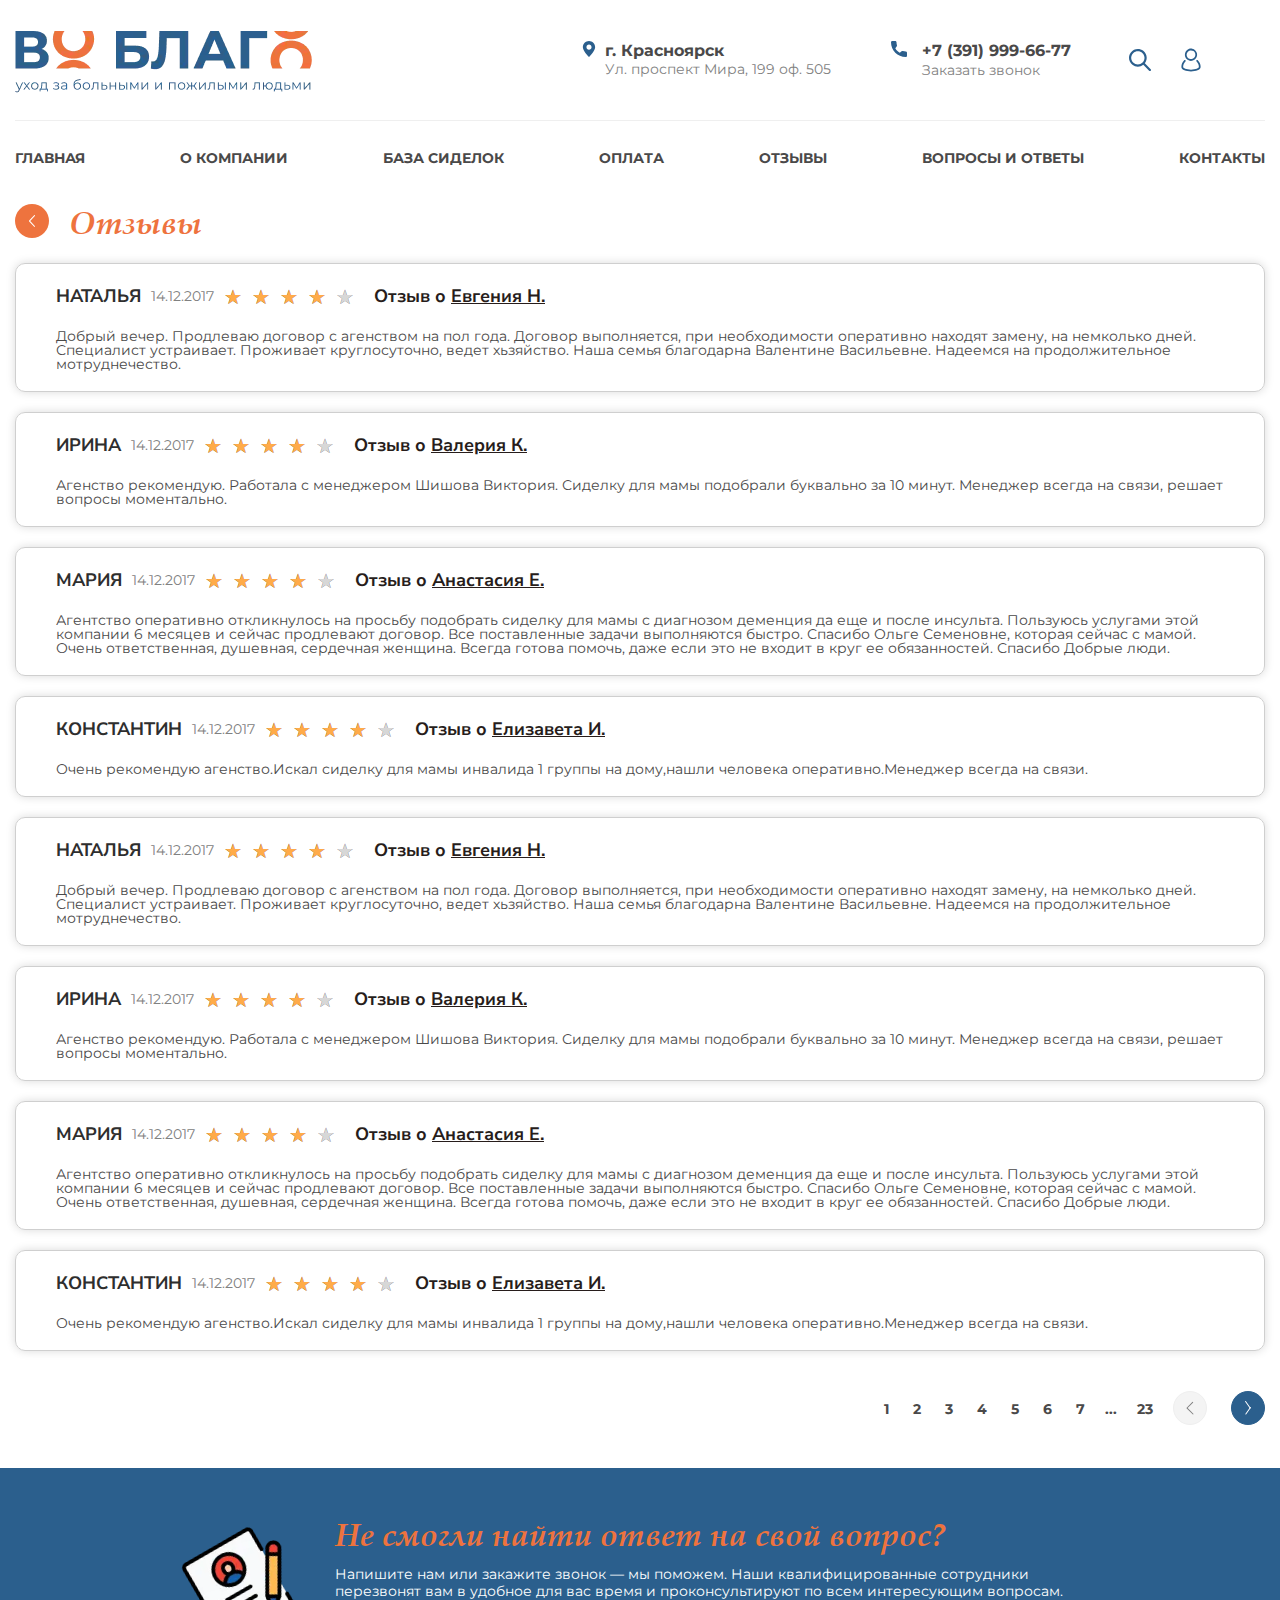
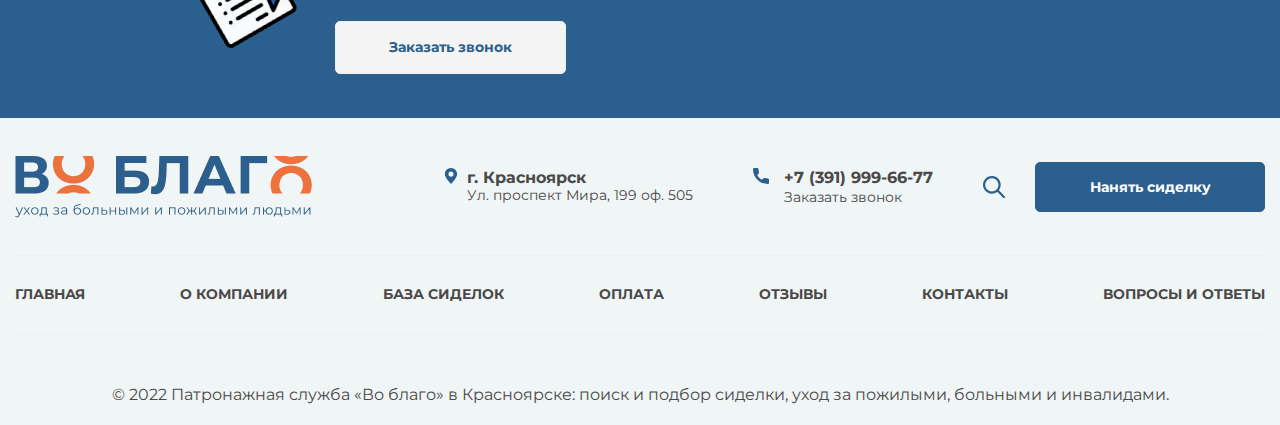
<file: reviews.html>
<!DOCTYPE html>
<html lang="ru">

<head>
	<title>Отзывы</title>
	<meta charset="UTF-8">
	<meta name="format-detection" content="telephone=no">
	<!-- <style>body{opacity: 0;}</style> -->
	<link rel="stylesheet" href="css/style.min.css?_v=20220601110044">
	<link rel="shortcut icon" href="favicon.ico">
	<!-- <meta name="robots" content="noindex, nofollow"> -->
	<meta name="viewport" content="width=device-width, initial-scale=1.0">
</head>

<body>
	<div class="wrapper">
		<header class="header">
			<div class="header__container">
				<div class="header__body">
					<button type="button" class="menu__icon icon-menu"><span></span>
						<div class="close">Закрыть</div>
					</button>
					<a href="index.html" class="header__logo">
						<picture><source srcset="img/header/logo.webp" type="image/webp"><img src="img/header/logo.png" alt="Логотип сайта"></picture>
					</a>
					<div class="header__feedback">
						<div class="header__adress">
							<img src="img/header/location.svg" alt="Адресс нашей компании">
							<p><span>г. Красноярск</span>Ул. проспект Мира, 199 оф. 505</p>
						</div>
						<div class="header__phone">
							<img src="img/header/phone.svg" alt="Телефон нашей компании">
							<p><a href="tel:+73919996677">+7 (391) 999-66-77</a><button class="js-open-modal" data-modal="2">Заказать звонок</button></p>
						</div>
					</div>
					<div class="header__box">
						<div class="header__search">
							<a href="#" class="js-open-modal" data-modal="1">
								<img src="img/header/search.svg" alt="Поиск наших услуг">
							</a>
						</div>
						<div class="header__user">
							<a href="#" class="js-open-modal" data-modal="4">
								<img src="img/header/user.svg" alt="Войдите в аккаунт">
							</a>
						</div>
					</div>
					<div class="header__button">
						<a href="#" class="button-dark-winter">Нанять сиделку</a>
					</div>
					<div class="header__menu menu">
						<nav class="menu__body">
							<ul class="menu__list">
								<li class="menu__item"><a href="index.html" class="menu__link">Главная</a></li>
								<li class="menu__item"><a href="about.html" class="menu__link">О компании</a></li>
								<li class="menu__item"><a href="base.html" class="menu__link">База сиделок</a></li>
								<li class="menu__item"><a href="payment.html" class="menu__link">Оплата</a></li>
								<li class="menu__item"><a href="reviews.html" class="menu__link">Отзывы</a></li>
								<li class="menu__item"><a href="question-answer.html" class="menu__link">Вопросы и ответы</a>
								</li>
								<li class="menu__item"><a href="contacts.html" class="menu__link">Контакты</a></li>
							</ul>
						</nav>
					</div>
				</div>
			</div>
		</header>
		<main class="page">
			<section class="payment-btn">
				<div class="payment-btn__container">
					<div class="payment-btn__body">
						<div class="blank__menu">
							<a href="#" class="blank__back">
								<div class="blank__arrow">
									<img src="img/blank/arrow.svg" alt="Назад">
								</div>
								<span class="title">Отзывы</span>
							</a>
						</div>
					</div>
				</div>
			</section>

			<section class="reviews-page">
				<div class="reviews-page__container">
					<div class="reviews-page__body">
						<div class="reviews-page__list">
							<div class="reviews-page__item">
								<div class="reviews-page__box">
									<div class="reviews-page__name">
										<span>Наталья</span>
									</div>
									<div class="reviews-page__date">
										<span>14.12.2017</span>
									</div>
									<div class="reviews-page__stars">
										<div class="simple-rating">
											<div class="simple-rating__items">
												<input id="simple-rating__5" type="radio" class="simple-rating__item" name="simple-rating" value="5">
												<label for="simple-rating__5" class="simple-rating__label"></label>
												<input id="simple-rating__4" type="radio" class="simple-rating__item" checked name="simple-rating" value="4">
												<label for="simple-rating__4" class="simple-rating__label"></label>
												<input id="simple-rating__3" type="radio" class="simple-rating__item" name="simple-rating" value="3">
												<label for="simple-rating__3" class="simple-rating__label"></label>
												<input id="simple-rating__2" type="radio" class="simple-rating__item" name="simple-rating" value="2">
												<label for="simple-rating__2" class="simple-rating__label"></label>
												<input id="simple-rating__1" type="radio" class="simple-rating__item" name="simple-rating" value="1">
												<label for="simple-rating__1" class="simple-rating__label"></label>
											</div>
										</div>
									</div>
									<div class="reviews-page__about">
										<span>Отзыв о <a href="#">Евгения Н.</a></span>
									</div>
								</div>
								<div class="reviews-page__text">
									<p>Добрый вечер. Продлеваю договор с агенством на пол года. Договор выполняется, при
										необходимости оперативно находят замену, на немколько дней. Специалист
										устраивает.
										Проживает круглосуточно, ведет хьзяйство. Наша семья благодарна Валентине
										Васильевне.
										Надеемся на продолжительное мотруднечество.</p>
								</div>
							</div>
							<div class="reviews-page__item">
								<div class="reviews-page__box">
									<div class="reviews-page__name">
										<span>Ирина</span>
									</div>
									<div class="reviews-page__date">
										<span>14.12.2017</span>
									</div>
									<div class="reviews-page__stars">
										<div class="simple-rating">
											<div class="simple-rating__items">
												<input id="simple-rating__20" type="radio" class="simple-rating__item" name="simple-rating3" value="5">
												<label for="simple-rating__20" class="simple-rating__label"></label>
												<input id="simple-rating__19" type="radio" class="simple-rating__item" checked name="simple-rating3" value="4">
												<label for="simple-rating__19" class="simple-rating__label"></label>
												<input id="simple-rating__18" type="radio" class="simple-rating__item" name="simple-rating3" value="3">
												<label for="simple-rating__18" class="simple-rating__label"></label>
												<input id="simple-rating__17" type="radio" class="simple-rating__item" name="simple-rating3" value="2">
												<label for="simple-rating__17" class="simple-rating__label"></label>
												<input id="simple-rating__16" type="radio" class="simple-rating__item" name="simple-rating3" value="1">
												<label for="simple-rating__16" class="simple-rating__label"></label>
											</div>
										</div>
									</div>
									<div class="reviews-page__about">
										<span>Отзыв о <a href="#">Валерия К.</a></span>
									</div>
								</div>
								<div class="reviews-page__text">
									<p>Агенство рекомендую. Работала с менеджером Шишова Виктория. Сиделку для мамы
										подобрали буквально за 10 минут. Менеджер всегда на связи, решает вопросы
										моментально.</p>
								</div>
							</div>
							<div class="reviews-page__item">
								<div class="reviews-page__box">
									<div class="reviews-page__name">
										<span>Мария</span>
									</div>
									<div class="reviews-page__date">
										<span>14.12.2017</span>
									</div>
									<div class="reviews-page__stars">
										<div class="simple-rating">
											<div class="simple-rating__items">
												<input id="simple-rating__10" type="radio" class="simple-rating__item" name="simple-rating1" value="5">
												<label for="simple-rating__10" class="simple-rating__label"></label>
												<input id="simple-rating__9" type="radio" class="simple-rating__item" checked name="simple-rating1" value="4">
												<label for="simple-rating__9" class="simple-rating__label"></label>
												<input id="simple-rating__8" type="radio" class="simple-rating__item" name="simple-rating1" value="3">
												<label for="simple-rating__8" class="simple-rating__label"></label>
												<input id="simple-rating__7" type="radio" class="simple-rating__item" name="simple-rating1" value="2">
												<label for="simple-rating__7" class="simple-rating__label"></label>
												<input id="simple-rating__6" type="radio" class="simple-rating__item" name="simple-rating1" value="1">
												<label for="simple-rating__6" class="simple-rating__label"></label>
											</div>
										</div>
									</div>
									<div class="reviews-page__about">
										<span>Отзыв о <a href="#">Анастасия Е.</a></span>
									</div>
								</div>
								<div class="reviews-page__text">
									<p>Агентство оперативно откликнулось на просьбу подобрать сиделку для мамы с
										диагнозом деменция да еще и после инсульта. Пользуюсь услугами этой компании 6
										месяцев и сейчас продлевают договор. Все поставленные задачи выполняются быстро.
										Спасибо Ольге Семеновне, которая сейчас с мамой. Очень ответственная, душевная,
										сердечная женщина. Всегда готова помочь, даже если это не входит в круг ее
										обязанностей. Спасибо Добрые люди.</p>
								</div>
							</div>
							<div class="reviews-page__item">
								<div class="reviews-page__box">
									<div class="reviews-page__name">
										<span>Константин</span>
									</div>
									<div class="reviews-page__date">
										<span>14.12.2017</span>
									</div>
									<div class="reviews-page__stars">
										<div class="simple-rating">
											<div class="simple-rating__items">
												<input id="simple-rating__15" type="radio" class="simple-rating__item" name="simple-rating2" value="5">
												<label for="simple-rating__15" class="simple-rating__label"></label>
												<input id="simple-rating__14" type="radio" class="simple-rating__item" checked name="simple-rating2" value="4">
												<label for="simple-rating__14" class="simple-rating__label"></label>
												<input id="simple-rating__13" type="radio" class="simple-rating__item" name="simple-rating2" value="3">
												<label for="simple-rating__13" class="simple-rating__label"></label>
												<input id="simple-rating__12" type="radio" class="simple-rating__item" name="simple-rating2" value="2">
												<label for="simple-rating__12" class="simple-rating__label"></label>
												<input id="simple-rating__11" type="radio" class="simple-rating__item" name="simple-rating2" value="1">
												<label for="simple-rating__11" class="simple-rating__label"></label>
											</div>
										</div>
									</div>
									<div class="reviews-page__about">
										<span>Отзыв о <a href="#">Елизавета И.</a></span>
									</div>
								</div>
								<div class="reviews-page__text">
									<p>Очень рекомендую агенство.Искал сиделку для мамы инвалида 1 группы на дому,нашли
										человека оперативно.Менеджер всегда на связи.</p>
								</div>
							</div>
							<div class="reviews-page__item">
								<div class="reviews-page__box">
									<div class="reviews-page__name">
										<span>Наталья</span>
									</div>
									<div class="reviews-page__date">
										<span>14.12.2017</span>
									</div>
									<div class="reviews-page__stars">
										<div class="simple-rating">
											<div class="simple-rating__items">
												<input id="simple-rating__25" type="radio" class="simple-rating__item" name="simple-rating4" value="5">
												<label for="simple-rating__25" class="simple-rating__label"></label>
												<input id="simple-rating__24" type="radio" class="simple-rating__item" checked name="simple-rating4" value="4">
												<label for="simple-rating__24" class="simple-rating__label"></label>
												<input id="simple-rating__23" type="radio" class="simple-rating__item" name="simple-rating4" value="3">
												<label for="simple-rating__23" class="simple-rating__label"></label>
												<input id="simple-rating__22" type="radio" class="simple-rating__item" name="simple-rating4" value="2">
												<label for="simple-rating__22" class="simple-rating__label"></label>
												<input id="simple-rating__21" type="radio" class="simple-rating__item" name="simple-rating4" value="1">
												<label for="simple-rating__21" class="simple-rating__label"></label>
											</div>
										</div>
									</div>
									<div class="reviews-page__about">
										<span>Отзыв о <a href="#">Евгения Н.</a></span>
									</div>
								</div>
								<div class="reviews-page__text">
									<p>Добрый вечер. Продлеваю договор с агенством на пол года. Договор выполняется, при
										необходимости оперативно находят замену, на немколько дней. Специалист
										устраивает.
										Проживает круглосуточно, ведет хьзяйство. Наша семья благодарна Валентине
										Васильевне.
										Надеемся на продолжительное мотруднечество.</p>
								</div>
							</div>
							<div class="reviews-page__item">
								<div class="reviews-page__box">
									<div class="reviews-page__name">
										<span>Ирина</span>
									</div>
									<div class="reviews-page__date">
										<span>14.12.2017</span>
									</div>
									<div class="reviews-page__stars">
										<div class="simple-rating">
											<div class="simple-rating__items">
												<input id="simple-rating__30" type="radio" class="simple-rating__item" name="simple-rating5" value="5">
												<label for="simple-rating__30" class="simple-rating__label"></label>
												<input id="simple-rating__29" type="radio" class="simple-rating__item" checked name="simple-rating5" value="4">
												<label for="simple-rating__29" class="simple-rating__label"></label>
												<input id="simple-rating__28" type="radio" class="simple-rating__item" name="simple-rating5" value="3">
												<label for="simple-rating__28" class="simple-rating__label"></label>
												<input id="simple-rating__27" type="radio" class="simple-rating__item" name="simple-rating5" value="2">
												<label for="simple-rating__27" class="simple-rating__label"></label>
												<input id="simple-rating__26" type="radio" class="simple-rating__item" name="simple-rating5" value="1">
												<label for="simple-rating__26" class="simple-rating__label"></label>
											</div>
										</div>
									</div>
									<div class="reviews-page__about">
										<span>Отзыв о <a href="#">Валерия К.</a></span>
									</div>
								</div>
								<div class="reviews-page__text">
									<p>Агенство рекомендую. Работала с менеджером Шишова Виктория. Сиделку для мамы
										подобрали буквально за 10 минут. Менеджер всегда на связи, решает вопросы
										моментально.</p>
								</div>
							</div>
							<div class="reviews-page__item">
								<div class="reviews-page__box">
									<div class="reviews-page__name">
										<span>Мария</span>
									</div>
									<div class="reviews-page__date">
										<span>14.12.2017</span>
									</div>
									<div class="reviews-page__stars">
										<div class="simple-rating">
											<div class="simple-rating__items">
												<input id="simple-rating__35" type="radio" class="simple-rating__item" name="simple-rating6" value="5">
												<label for="simple-rating__35" class="simple-rating__label"></label>
												<input id="simple-rating__34" type="radio" class="simple-rating__item" checked name="simple-rating6" value="4">
												<label for="simple-rating__34" class="simple-rating__label"></label>
												<input id="simple-rating__33" type="radio" class="simple-rating__item" name="simple-rating6" value="3">
												<label for="simple-rating__33" class="simple-rating__label"></label>
												<input id="simple-rating__32" type="radio" class="simple-rating__item" name="simple-rating6" value="2">
												<label for="simple-rating__32" class="simple-rating__label"></label>
												<input id="simple-rating__31" type="radio" class="simple-rating__item" name="simple-rating6" value="1">
												<label for="simple-rating__31" class="simple-rating__label"></label>
											</div>
										</div>
									</div>
									<div class="reviews-page__about">
										<span>Отзыв о <a href="#">Анастасия Е.</a></span>
									</div>
								</div>
								<div class="reviews-page__text">
									<p>Агентство оперативно откликнулось на просьбу подобрать сиделку для мамы с
										диагнозом деменция да еще и после инсульта. Пользуюсь услугами этой компании 6
										месяцев и сейчас продлевают договор. Все поставленные задачи выполняются быстро.
										Спасибо Ольге Семеновне, которая сейчас с мамой. Очень ответственная, душевная,
										сердечная женщина. Всегда готова помочь, даже если это не входит в круг ее
										обязанностей. Спасибо Добрые люди.</p>
								</div>
							</div>
							<div class="reviews-page__item">
								<div class="reviews-page__box">
									<div class="reviews-page__name">
										<span>Константин</span>
									</div>
									<div class="reviews-page__date">
										<span>14.12.2017</span>
									</div>
									<div class="reviews-page__stars">
										<div class="simple-rating">
											<div class="simple-rating__items">
												<input id="simple-rating__40" type="radio" class="simple-rating__item" name="simple-rating7" value="5">
												<label for="simple-rating__40" class="simple-rating__label"></label>
												<input id="simple-rating__39" type="radio" class="simple-rating__item" checked name="simple-rating7" value="4">
												<label for="simple-rating__39" class="simple-rating__label"></label>
												<input id="simple-rating__38" type="radio" class="simple-rating__item" name="simple-rating7" value="3">
												<label for="simple-rating__38" class="simple-rating__label"></label>
												<input id="simple-rating__37" type="radio" class="simple-rating__item" name="simple-rating7" value="2">
												<label for="simple-rating__37" class="simple-rating__label"></label>
												<input id="simple-rating__36" type="radio" class="simple-rating__item" name="simple-rating7" value="1">
												<label for="simple-rating__36" class="simple-rating__label"></label>
											</div>
										</div>
									</div>
									<div class="reviews-page__about">
										<span>Отзыв о <a href="#">Елизавета И.</a></span>
									</div>
								</div>
								<div class="reviews-page__text">
									<p>Очень рекомендую агенство.Искал сиделку для мамы инвалида 1 группы на дому,нашли
										человека оперативно.Менеджер всегда на связи.</p>
								</div>
							</div>
						</div>
						<div class="base__pagination pagination-base">
							<div class="pagination-base__list">
								<a href="#" class="pagination-base__page">1</a>
								<a href="#" class="pagination-base__page">2</a>
								<a href="#" class="pagination-base__page">3</a>
								<a href="#" class="pagination-base__page">4</a>
								<a href="#" class="pagination-base__page">5</a>
								<a href="#" class="pagination-base__page">6</a>
								<a href="#" class="pagination-base__page">7</a>
							</div>
							<div class="pagination-base__dot">
								<span>...</span>
							</div>
							<div class="pagination-base__last-page">
								<span>23</span>
							</div>
							<div class="pagination-base__button">
								<button class="pagination-base__prev pagination-base__disabled"></button>
								<button class="pagination-base__next"></button>
							</div>
						</div>
					</div>
				</div>
			</section>
			<section class="feedback">
				<div class="feedback__container">
					<div class="feedback__body">
						<div class="feedback__image">
							<picture><source srcset="img/feedback/1.webp" type="image/webp"><img src="img/feedback/1.png" alt="Напишите нам"></picture>
						</div>
						<div class="feedback__content">
							<div class="feedback__title title">
								<h2>Не смогли найти ответ на свой вопрос?</h2>
							</div>
							<div class="feedback__text">
								<p>Напишите нам или закажите звонок — мы поможем. Наши квалифицированные сотрудники
									перезвонят вам в удобное для вас время и проконсультируют по всем интересующим
									вопросам.</p>
							</div>
							<div class="feedback__button">
								<a href="#" class="js-open-modal" data-modal="2">Заказать звонок</a>
							</div>
						</div>
					</div>
				</div>
			</section>
		</main>
		<footer class="footer">
			<div class="footer__container">
				<div class="footer__body">
					<div class="footer__top">
						<a href="index.html" class="footer__logo">
							<picture><source srcset="img/header/logo.webp" type="image/webp"><img src="img/header/logo.png" alt="Логотип сайты"></picture>
						</a>
						<div class="footer__feedback">
							<div class="header__adress footer__adress">
								<img src="img/header/location.svg" alt="Адресс нашей компании">
								<p><span>г. Красноярск</span>Ул. проспект Мира, 199 оф. 505</p>
							</div>
							<div class="header__phone">
								<img src="img/header/phone.svg" alt="Телефон нашей компании">
								<p><a href="tel:+73919996677">+7 (391)
										999-66-77</a><button class="js-open-modal" data-modal="2">Заказать звонок</button></p>
							</div>
						</div>
						<div class="footer__search">
							<a href="#" class="js-open-modal" data-modal="1">
								<img src="img/header/search.svg" alt="Поиск наших услуг">
							</a>
						</div>
						<div class="footer__button">
							<a href="#" class="button-dark-winter">Нанять сиделку</a>
						</div>
					</div>
					<div class="footer__middle">
						<nav class="footer__menu">
							<ul class="footer__list">
								<li class="footer__item"><a href="index.html" class="footer__link">Главная</a></li>
								<li class="footer__item"><a href="about.html" class="footer__link">О компании</a></li>
								<li class="footer__item"><a href="base.html" class="footer__link">База сиделок</a></li>
								<li class="footer__item"><a href="payment.html" class="footer__link">Оплата</a></li>
								<li class="footer__item"><a href="reviews.html" class="footer__link">Отзывы</a></li>
								<li class="footer__item footer__item_m"><a href="question-answer.html" class="footer__link">Вопросы и ответы</a>
								</li>
								<li class="footer__item "><a href="contacts.html" class="footer__link">Контакты</a></li>
							</ul>
						</nav>
					</div>
					<div class="footer__bottom">
						<p>© 2022 Патронажная служба «Во благо» в Красноярске: поиск и подбор сиделки, уход за пожилыми,
							больными и инвалидами.</p>
					</div>
				</div>
			</div>
		</footer>
	</div>
	<!-- search -->
	<div class="modal modal-search" data-modal="1">
		<div class="search__container">
			<div class="search__body">
				<div class="search__input">
					<input type="text" placeholder="Напишите, что хотите найти..">
				</div>
			</div>
		</div>
	</div>




	<div class="modal modal-call" data-modal="2">
		<div class="call__body">
			<div class="call__title title">
				<h4>Заказать звонок</h4>
			</div>
			<div class="call__form">
				<div class="call__item">
					<span>ФИО</span>
					<input type="text" placeholder="Иванов Иван Иванович">
				</div>
				<div class="call__item">
					<span>Телефон</span>
					<input type="text" class="tel" placeholder="+7 (999) 555-77-32">
				</div>
				<div class="call__radio">
					<div class="options__item">
						<input id="yes" checked type="radio" value="yes" name="yesorno" class="options__input">
						<label for="yes" class="options__label"></label>
					</div>
					<span>Я даю согласие на обработку <a href="#">персональных данных</a></span>
				</div>
			</div>
			<div class="call__buttons">
				<button class="call__send js-open-modal" data-modal="3">
					<span>Отправить</span>
					<svg width="18" height="19" viewBox="0 0 18 19" fill="none" xmlns="http://www.w3.org/2000/svg">
						<g clip-path="url(#clip0_123_2630)">
							<path d="M11.9336 9.59224L18.0018 13.4285V5.59399L11.9336 9.59224Z" />
							<path d="M0 5.59399V13.4285L6.06825 9.59224L0 5.59399Z" />
							<path d="M16.8764 3.3125H1.12641C0.565031 3.3125 0.119531 3.731 0.0351562 4.26988L9.00141 10.1773L17.9677 4.26988C17.8833 3.731 17.4378 3.3125 16.8764 3.3125Z" />
							<path d="M10.9004 10.2718L9.30853 11.3203C9.21403 11.3821 9.10716 11.4125 8.99916 11.4125C8.89116 11.4125 8.78428 11.3821 8.68978 11.3203L7.09791 10.2706L0.0351562 14.738C0.121781 15.2724 0.565031 15.6875 1.12416 15.6875H16.8742C17.4333 15.6875 17.8765 15.2724 17.9632 14.738L10.9004 10.2718Z" />
						</g>
						<defs>
							<clipPath id="clip0_123_2630">
								<rect width="18" height="18" transform="translate(0 0.5)" />
							</clipPath>
						</defs>
					</svg>
				</button>
				<button class="call__cancel js-modal-close">
					<span>Отмена</span>
					<svg width="18" height="19" viewBox="0 0 18 19" fill="none" xmlns="http://www.w3.org/2000/svg">
						<g clip-path="url(#clip0_123_2646)">
							<path d="M17.1209 0.500019C17.2948 0.499987 17.4647 0.551516 17.6093 0.648088C17.7539 0.744663 17.8666 0.881941 17.9331 1.04256C17.9996 1.20318 18.017 1.37992 17.9831 1.55044C17.9492 1.72095 17.8654 1.87757 17.7425 2.00049L1.50029 18.2427C1.33545 18.4075 1.11186 18.5001 0.878731 18.5001C0.645599 18.5001 0.422018 18.4075 0.257168 18.2427C0.0923195 18.0778 -0.000291824 17.8542 -0.000291824 17.6211C-0.000291824 17.388 0.0923195 17.1644 0.257168 16.9995L16.4994 0.757364C16.5809 0.675646 16.6778 0.610844 16.7845 0.566681C16.8911 0.522518 17.0055 0.499865 17.1209 0.500019Z" />
							<path d="M0.878788 0.500019C0.994236 0.499865 1.10858 0.522518 1.21524 0.566681C1.32191 0.610844 1.4188 0.675646 1.50035 0.757364L17.7425 16.9995C17.9074 17.1644 18 17.388 18 17.6211C18 17.8542 17.9074 18.0778 17.7425 18.2427C17.5777 18.4075 17.3541 18.5001 17.121 18.5001C16.8878 18.5001 16.6643 18.4075 16.4994 18.2427L0.257227 2.00049C0.134275 1.87757 0.0505409 1.72095 0.0166149 1.55044C-0.0173111 1.37992 9.53674e-05 1.20318 0.0666313 1.04256C0.133167 0.881941 0.245844 0.744663 0.390409 0.648088C0.534975 0.551516 0.704933 0.499987 0.878788 0.500019Z" />
						</g>
						<defs>
							<clipPath id="clip0_123_2646">
								<rect width="18" height="18" transform="translate(18 18.5) rotate(-180)" />
							</clipPath>
						</defs>
					</svg>

				</button>
			</div>
		</div>
	</div>




	<div class="modal modal-thanks" data-modal="3">
		<div class="thanks__body">
			<div class="thanks__title title">
				<h3>Спасибо! Мы перезвоним Вам!</h3>
			</div>
			<div class="thanks__text">
				<p>Обратный звонок осуществляется в течении 1 часа</p>
			</div>
			<div class="thanks__button">
				<button class="thanks__button_m js-modal-close">
					<span>Закрыть</span>
					<svg width="18" height="19" viewBox="0 0 18 19" fill="none" xmlns="http://www.w3.org/2000/svg">
						<g clip-path="url(#clip0_123_26465)">
							<path d="M17.1209 0.500019C17.2948 0.499987 17.4647 0.551516 17.6093 0.648088C17.7539 0.744663 17.8666 0.881941 17.9331 1.04256C17.9996 1.20318 18.017 1.37992 17.9831 1.55044C17.9492 1.72095 17.8654 1.87757 17.7425 2.00049L1.50029 18.2427C1.33545 18.4075 1.11186 18.5001 0.878731 18.5001C0.645599 18.5001 0.422018 18.4075 0.257168 18.2427C0.0923195 18.0778 -0.000291824 17.8542 -0.000291824 17.6211C-0.000291824 17.388 0.0923195 17.1644 0.257168 16.9995L16.4994 0.757364C16.5809 0.675646 16.6778 0.610844 16.7845 0.566681C16.8911 0.522518 17.0055 0.499865 17.1209 0.500019Z" />
							<path d="M0.878788 0.500019C0.994236 0.499865 1.10858 0.522518 1.21524 0.566681C1.32191 0.610844 1.4188 0.675646 1.50035 0.757364L17.7425 16.9995C17.9074 17.1644 18 17.388 18 17.6211C18 17.8542 17.9074 18.0778 17.7425 18.2427C17.5777 18.4075 17.3541 18.5001 17.121 18.5001C16.8878 18.5001 16.6643 18.4075 16.4994 18.2427L0.257227 2.00049C0.134275 1.87757 0.0505409 1.72095 0.0166149 1.55044C-0.0173111 1.37992 9.53674e-05 1.20318 0.0666313 1.04256C0.133167 0.881941 0.245844 0.744663 0.390409 0.648088C0.534975 0.551516 0.704933 0.499987 0.878788 0.500019Z" />
						</g>
						<defs>
							<clipPath id="clip0_123_26465">
								<rect width="18" height="18" transform="translate(18 18.5) rotate(-180)" />
							</clipPath>
						</defs>
					</svg>
				</button>
			</div>
		</div>
	</div>

	<div class="modal modal-user" data-modal="4">
		<div class="user__body">
			<div class="user__title title">
				<h4>Вам необходимо зарегистрироваться приобрести премиум аккаунт</h4>
			</div>
			<div class="user__text">
				<p>Чтобы нанять сиделку и видеть их контакты, Вам необходим премиум аккаунт</p>
			</div>
			<div class="call__buttons">
				<button class="call__send js-open-modal" data-modal="5">
					<span>Регистрация</span>
					<svg width="29" height="29" viewBox="0 0 29 29" fill="none" xmlns="http://www.w3.org/2000/svg">
						<path d="M21.2702 14.6585C21.189 14.5755 21.0921 14.5095 20.9851 14.4644C20.8781 14.4192 20.7632 14.3958 20.6471 14.3955C20.531 14.3951 20.416 14.4179 20.3087 14.4625C20.2015 14.5071 20.1043 14.5726 20.0226 14.6552C19.9409 14.7377 19.8765 14.8357 19.8331 14.9434C19.7897 15.0511 19.7682 15.1664 19.7698 15.2825C19.7714 15.3986 19.7961 15.5132 19.8424 15.6197C19.8888 15.7262 19.9559 15.8223 20.0398 15.9026C20.7821 16.6331 21.3711 17.5045 21.7721 18.4657C22.1731 19.4269 22.3781 20.4585 22.375 21.5C22.375 22.5702 19.3074 24.125 14.5 24.125C9.69271 24.125 6.62504 22.5694 6.62504 21.4982C6.6221 20.4639 6.82434 19.4393 7.22007 18.4836C7.61581 17.528 8.19716 16.6603 8.93049 15.9309C9.01344 15.85 9.0795 15.7535 9.12484 15.6469C9.17019 15.5403 9.19391 15.4258 9.19465 15.3099C9.19538 15.1941 9.17311 15.0793 9.12912 14.9721C9.08513 14.8649 9.02029 14.7676 8.93838 14.6857C8.85647 14.6037 8.75911 14.5389 8.65195 14.4949C8.54479 14.4509 8.42996 14.4287 8.31412 14.4294C8.19828 14.4301 8.08374 14.4539 7.97715 14.4992C7.87055 14.5445 7.77402 14.6106 7.69316 14.6936C6.79665 15.5853 6.08596 16.6461 5.60222 17.8145C5.11849 18.9828 4.87132 20.2355 4.87504 21.5C4.87504 24.3417 9.83367 25.875 14.5 25.875C19.1664 25.875 24.125 24.3417 24.125 21.5C24.1289 20.227 23.8784 18.966 23.3881 17.7911C22.8979 16.6163 22.1778 15.5512 21.2702 14.6585Z" />
						<path d="M14.5 15.375C15.7114 15.375 16.8956 15.0158 17.9029 14.3428C18.9101 13.6697 19.6952 12.7131 20.1588 11.5939C20.6224 10.4747 20.7436 9.24321 20.5073 8.05507C20.271 6.86694 19.6876 5.77557 18.831 4.91897C17.9744 4.06238 16.8831 3.47903 15.6949 3.24269C14.5068 3.00636 13.2753 3.12765 12.1561 3.59124C11.0369 4.05483 10.0803 4.83988 9.40725 5.84713C8.73422 6.85438 8.375 8.03859 8.375 9.25C8.37688 10.8739 9.02279 12.4307 10.171 13.579C11.3193 14.7272 12.8761 15.3731 14.5 15.375ZM14.5 4.875C15.3653 4.875 16.2112 5.13159 16.9306 5.61232C17.6501 6.09305 18.2108 6.77634 18.542 7.57576C18.8731 8.37519 18.9597 9.25485 18.7909 10.1035C18.6221 10.9522 18.2054 11.7317 17.5936 12.3436C16.9817 12.9554 16.2022 13.3721 15.3535 13.5409C14.5049 13.7097 13.6252 13.6231 12.8258 13.292C12.0263 12.9608 11.3431 12.4001 10.8623 11.6806C10.3816 10.9612 10.125 10.1153 10.125 9.25C10.1264 8.0901 10.5877 6.97809 11.4079 6.15792C12.2281 5.33774 13.3401 4.87637 14.5 4.875Z" />
					</svg>

				</button>
				<button class="call__cancel js-modal-close">
					<span>Закрыть</span>
					<svg width="18" height="19" viewBox="0 0 18 19" fill="none" xmlns="http://www.w3.org/2000/svg">
						<g clip-path="url(#clip0_123_26466)">
							<path d="M17.1209 0.500019C17.2948 0.499987 17.4647 0.551516 17.6093 0.648088C17.7539 0.744663 17.8666 0.881941 17.9331 1.04256C17.9996 1.20318 18.017 1.37992 17.9831 1.55044C17.9492 1.72095 17.8654 1.87757 17.7425 2.00049L1.50029 18.2427C1.33545 18.4075 1.11186 18.5001 0.878731 18.5001C0.645599 18.5001 0.422018 18.4075 0.257168 18.2427C0.0923195 18.0778 -0.000291824 17.8542 -0.000291824 17.6211C-0.000291824 17.388 0.0923195 17.1644 0.257168 16.9995L16.4994 0.757364C16.5809 0.675646 16.6778 0.610844 16.7845 0.566681C16.8911 0.522518 17.0055 0.499865 17.1209 0.500019Z" />
							<path d="M0.878788 0.500019C0.994236 0.499865 1.10858 0.522518 1.21524 0.566681C1.32191 0.610844 1.4188 0.675646 1.50035 0.757364L17.7425 16.9995C17.9074 17.1644 18 17.388 18 17.6211C18 17.8542 17.9074 18.0778 17.7425 18.2427C17.5777 18.4075 17.3541 18.5001 17.121 18.5001C16.8878 18.5001 16.6643 18.4075 16.4994 18.2427L0.257227 2.00049C0.134275 1.87757 0.0505409 1.72095 0.0166149 1.55044C-0.0173111 1.37992 9.53674e-05 1.20318 0.0666313 1.04256C0.133167 0.881941 0.245844 0.744663 0.390409 0.648088C0.534975 0.551516 0.704933 0.499987 0.878788 0.500019Z" />
						</g>
						<defs>
							<clipPath id="clip0_123_26466">
								<rect width="18" height="18" transform="translate(18 18.5) rotate(-180)" />
							</clipPath>
						</defs>
					</svg>
				</button>
			</div>
		</div>
	</div>

	<div class="modal modal-reg" data-modal="5">
		<div class="tabs">
			<div class="tabs__nav">
				<button class="tabs__btn tabs__btn_active">Вход</button>
				<button class="tabs__btn">Регистрация</button>
			</div>
			<div class="tabs__content">
				<div class="tabs__pane tabs__pane_show">
					<div class="entry">
						<div class="entry__body">
							<div class="entry__box">
								<div class="entry__item entry__item_m">
									<div class="entry__name">
										<span>Почта</span>
									</div>
									<input type="text" placeholder="mail@mail.ru">
								</div>
								<div class="entry__item entry__item_mm">
									<div class="entry__name">
										<span>Пароль</span>
									</div>
									<input type="password" class="entry__err" placeholder="**********">
								</div>
								<div class="entry__saveme">
									<div class="options__item">
										<input id="ye" checked type="radio" value="yes" name="yes" class="options__input">
										<label for="ye" class="options__label">Запомнить меня</label>
									</div>
									<a href="#">Забыли пароль?</a>
								</div>
								<div class="call__buttons">
									<button class="call__send js-open-modal" data-modal="3">
										<span>Отправить</span>
										<svg width="18" height="19" viewBox="0 0 18 19" fill="none" xmlns="http://www.w3.org/2000/svg">
											<g clip-path="url(#clip0_123)">
												<path d="M11.9336 9.59224L18.0018 13.4285V5.59399L11.9336 9.59224Z" />
												<path d="M0 5.59399V13.4285L6.06825 9.59224L0 5.59399Z" />
												<path d="M16.8764 3.3125H1.12641C0.565031 3.3125 0.119531 3.731 0.0351562 4.26988L9.00141 10.1773L17.9677 4.26988C17.8833 3.731 17.4378 3.3125 16.8764 3.3125Z" />
												<path d="M10.9004 10.2718L9.30853 11.3203C9.21403 11.3821 9.10716 11.4125 8.99916 11.4125C8.89116 11.4125 8.78428 11.3821 8.68978 11.3203L7.09791 10.2706L0.0351562 14.738C0.121781 15.2724 0.565031 15.6875 1.12416 15.6875H16.8742C17.4333 15.6875 17.8765 15.2724 17.9632 14.738L10.9004 10.2718Z" />
											</g>
											<defs>
												<clipPath id="clip0_123">
													<rect width="18" height="18" transform="translate(0 0.5)" />
												</clipPath>
											</defs>
										</svg>
									</button>
									<button class="call__cancel js-modal-close">
										<span>Отмена</span>
										<svg width="18" height="19" viewBox="0 0 18 19" fill="none" xmlns="http://www.w3.org/2000/svg">
											<g clip-path="url(#clip0_12)">
												<path d="M17.1209 0.500019C17.2948 0.499987 17.4647 0.551516 17.6093 0.648088C17.7539 0.744663 17.8666 0.881941 17.9331 1.04256C17.9996 1.20318 18.017 1.37992 17.9831 1.55044C17.9492 1.72095 17.8654 1.87757 17.7425 2.00049L1.50029 18.2427C1.33545 18.4075 1.11186 18.5001 0.878731 18.5001C0.645599 18.5001 0.422018 18.4075 0.257168 18.2427C0.0923195 18.0778 -0.000291824 17.8542 -0.000291824 17.6211C-0.000291824 17.388 0.0923195 17.1644 0.257168 16.9995L16.4994 0.757364C16.5809 0.675646 16.6778 0.610844 16.7845 0.566681C16.8911 0.522518 17.0055 0.499865 17.1209 0.500019Z" />
												<path d="M0.878788 0.500019C0.994236 0.499865 1.10858 0.522518 1.21524 0.566681C1.32191 0.610844 1.4188 0.675646 1.50035 0.757364L17.7425 16.9995C17.9074 17.1644 18 17.388 18 17.6211C18 17.8542 17.9074 18.0778 17.7425 18.2427C17.5777 18.4075 17.3541 18.5001 17.121 18.5001C16.8878 18.5001 16.6643 18.4075 16.4994 18.2427L0.257227 2.00049C0.134275 1.87757 0.0505409 1.72095 0.0166149 1.55044C-0.0173111 1.37992 9.53674e-05 1.20318 0.0666313 1.04256C0.133167 0.881941 0.245844 0.744663 0.390409 0.648088C0.534975 0.551516 0.704933 0.499987 0.878788 0.500019Z" />
											</g>
											<defs>
												<clipPath id="clip0_126">
													<rect width="18" height="18" transform="translate(18 18.5) rotate(-180)" />
												</clipPath>
											</defs>
										</svg>

									</button>
								</div>
								<div class="entry__error">
									<div class="entry__text">
										<span>Введен неверный логин или пароль. Повторите попытку.</span>
									</div>
									<div class="entry__image">
										<img src="img/modal/error.svg" alt="Ошибка">
									</div>
								</div>
							</div>
						</div>
					</div>
				</div>
				<div class="tabs__pane">
					<div class="reg__body">
						<div class="reg__text reg__text-two reg-text-activ">
							<p>Чтобы нанять сиделку и/или видеть их контакты, Вам необходимо подключить премиум аккаунт в
								личном кабинете</p>
						</div>
						<div class="reg__text reg__text-one">
							<p>Для публикации Вашей анкеты на сайте необходимо отредактировать её в личном кабинете и
								приобрести премиум аккаунт</p>
						</div>
						<div class="reg__box">
							<div class="reg__item">
								<div class="reg__name">
									<span>Почта</span>
								</div>
								<div class="reg__input">
									<input type="text" placeholder="mail@mail.ru">
								</div>
							</div>
							<div class="reg__item">
								<div class="reg__name">
									<span>Пароль</span>
								</div>
								<div class="reg__input">
									<input type="text" placeholder="**********">
								</div>
							</div>
							<div class="reg__item">
								<div class="reg__name">
									<span>Повторите пароль</span>
								</div>
								<div class="reg__input reg__warning">
									<input type="text" placeholder="***">
									<img class="reg__warning-btn" src="img/modal/closeReg.svg" alt="">
								</div>
								<div class="reg__warning">
									<p>Введено неверное значение</p>
								</div>
							</div>
							<div class="reg__buttons">
								<button class="reg__btn reg__btn-two">Ищу работу</button>
								<button class="reg__btn reg__btn-one reg-btn-activ">Ищу сиделку</button>
							</div>
							<div class="reg-call__buttons">
								<button class="reg__send js-open-modal" data-modal="5">
									<span>Регистрация</span>
									<svg width="29" height="29" viewBox="0 0 29 29" fill="none" xmlns="http://www.w3.org/2000/svg">
										<path d="M21.2702 14.6585C21.189 14.5755 21.0921 14.5095 20.9851 14.4644C20.8781 14.4192 20.7632 14.3958 20.6471 14.3955C20.531 14.3951 20.416 14.4179 20.3087 14.4625C20.2015 14.5071 20.1043 14.5726 20.0226 14.6552C19.9409 14.7377 19.8765 14.8357 19.8331 14.9434C19.7897 15.0511 19.7682 15.1664 19.7698 15.2825C19.7714 15.3986 19.7961 15.5132 19.8424 15.6197C19.8888 15.7262 19.9559 15.8223 20.0398 15.9026C20.7821 16.6331 21.3711 17.5045 21.7721 18.4657C22.1731 19.4269 22.3781 20.4585 22.375 21.5C22.375 22.5702 19.3074 24.125 14.5 24.125C9.69271 24.125 6.62504 22.5694 6.62504 21.4982C6.6221 20.4639 6.82434 19.4393 7.22007 18.4836C7.61581 17.528 8.19716 16.6603 8.93049 15.9309C9.01344 15.85 9.0795 15.7535 9.12484 15.6469C9.17019 15.5403 9.19391 15.4258 9.19465 15.3099C9.19538 15.1941 9.17311 15.0793 9.12912 14.9721C9.08513 14.8649 9.02029 14.7676 8.93838 14.6857C8.85647 14.6037 8.75911 14.5389 8.65195 14.4949C8.54479 14.4509 8.42996 14.4287 8.31412 14.4294C8.19828 14.4301 8.08374 14.4539 7.97715 14.4992C7.87055 14.5445 7.77402 14.6106 7.69316 14.6936C6.79665 15.5853 6.08596 16.6461 5.60222 17.8145C5.11849 18.9828 4.87132 20.2355 4.87504 21.5C4.87504 24.3417 9.83367 25.875 14.5 25.875C19.1664 25.875 24.125 24.3417 24.125 21.5C24.1289 20.227 23.8784 18.966 23.3881 17.7911C22.8979 16.6163 22.1778 15.5512 21.2702 14.6585Z" />
										<path d="M14.5 15.375C15.7114 15.375 16.8956 15.0158 17.9029 14.3428C18.9101 13.6697 19.6952 12.7131 20.1588 11.5939C20.6224 10.4747 20.7436 9.24321 20.5073 8.05507C20.271 6.86694 19.6876 5.77557 18.831 4.91897C17.9744 4.06238 16.8831 3.47903 15.6949 3.24269C14.5068 3.00636 13.2753 3.12765 12.1561 3.59124C11.0369 4.05483 10.0803 4.83988 9.40725 5.84713C8.73422 6.85438 8.375 8.03859 8.375 9.25C8.37688 10.8739 9.02279 12.4307 10.171 13.579C11.3193 14.7272 12.8761 15.3731 14.5 15.375ZM14.5 4.875C15.3653 4.875 16.2112 5.13159 16.9306 5.61232C17.6501 6.09305 18.2108 6.77634 18.542 7.57576C18.8731 8.37519 18.9597 9.25485 18.7909 10.1035C18.6221 10.9522 18.2054 11.7317 17.5936 12.3436C16.9817 12.9554 16.2022 13.3721 15.3535 13.5409C14.5049 13.7097 13.6252 13.6231 12.8258 13.292C12.0263 12.9608 11.3431 12.4001 10.8623 11.6806C10.3816 10.9612 10.125 10.1153 10.125 9.25C10.1264 8.0901 10.5877 6.97809 11.4079 6.15792C12.2281 5.33774 13.3401 4.87637 14.5 4.875Z" />
									</svg>

								</button>
								<button class="reg__cancel js-modal-close">
									<span>Закрыть</span>
									<svg width="18" height="19" viewBox="0 0 18 19" fill="none" xmlns="http://www.w3.org/2000/svg">
										<g clip-path="url(#clip0_123_26)">
											<path d="M17.1209 0.500019C17.2948 0.499987 17.4647 0.551516 17.6093 0.648088C17.7539 0.744663 17.8666 0.881941 17.9331 1.04256C17.9996 1.20318 18.017 1.37992 17.9831 1.55044C17.9492 1.72095 17.8654 1.87757 17.7425 2.00049L1.50029 18.2427C1.33545 18.4075 1.11186 18.5001 0.878731 18.5001C0.645599 18.5001 0.422018 18.4075 0.257168 18.2427C0.0923195 18.0778 -0.000291824 17.8542 -0.000291824 17.6211C-0.000291824 17.388 0.0923195 17.1644 0.257168 16.9995L16.4994 0.757364C16.5809 0.675646 16.6778 0.610844 16.7845 0.566681C16.8911 0.522518 17.0055 0.499865 17.1209 0.500019Z" />
											<path d="M0.878788 0.500019C0.994236 0.499865 1.10858 0.522518 1.21524 0.566681C1.32191 0.610844 1.4188 0.675646 1.50035 0.757364L17.7425 16.9995C17.9074 17.1644 18 17.388 18 17.6211C18 17.8542 17.9074 18.0778 17.7425 18.2427C17.5777 18.4075 17.3541 18.5001 17.121 18.5001C16.8878 18.5001 16.6643 18.4075 16.4994 18.2427L0.257227 2.00049C0.134275 1.87757 0.0505409 1.72095 0.0166149 1.55044C-0.0173111 1.37992 9.53674e-05 1.20318 0.0666313 1.04256C0.133167 0.881941 0.245844 0.744663 0.390409 0.648088C0.534975 0.551516 0.704933 0.499987 0.878788 0.500019Z" />
										</g>
										<defs>
											<clipPath id="clip0_123_26">
												<rect width="18" height="18" transform="translate(18 18.5) rotate(-180)" />
											</clipPath>
										</defs>
									</svg>
								</button>
							</div>
						</div>
					</div>
				</div>
			</div>
		</div>
	</div>






































	<div class="overlay js-overlay-modal"></div>
	<script src="js/app.min.js?_v=20220601110044"></script>
</body>

</html>
</file>
<file: css/style.min.css>
@charset "UTF-8";@import url(https://fonts.googleapis.com/css?family=Montserrat:regular,500,700,700italic&display=swap);@import url(https://fonts.googleapis.com/css?family=Nunito+Sans:700&display=swap);@font-face{font-family:"Palatino Linotype";font-display:swap;src:url(../fonts/palatino-linotype.woff2) format("woff2"),url(../fonts/palatino-linotype.woff) format("woff");font-weight:400;font-style:normal}*{padding:0;margin:0;border:0}*,:after,:before{-webkit-box-sizing:border-box;box-sizing:border-box}body,html{height:100%;min-width:320px}body{color:#4a4949;line-height:1;font-family:Montserrat;font-size:.875rem;-ms-text-size-adjust:100%;-moz-text-size-adjust:100%;-webkit-text-size-adjust:100%;-webkit-font-smoothing:antialiased;-moz-osx-font-smoothing:grayscale}button,input,textarea{font-family:Montserrat;font-size:inherit}button{cursor:pointer;color:inherit;background-color:inherit}a{color:inherit}a:link,a:visited{text-decoration:none}a:hover{text-decoration:none}ul li{list-style:none}img{vertical-align:top}h1,h2,h3,h4,h5,h6{font-weight:inherit;font-size:inherit}.lock body{overflow:hidden;-ms-touch-action:none;touch-action:none}.wrapper{min-height:100%;display:-webkit-box;display:-ms-flexbox;display:flex;-webkit-box-orient:vertical;-webkit-box-direction:normal;-ms-flex-direction:column;flex-direction:column;overflow:hidden}.wrapper>main{-webkit-box-flex:1;-ms-flex:1 1 auto;flex:1 1 auto}.wrapper>*{min-width:0}[class*=__container]{max-width:91.25rem;-webkit-box-sizing:content-box;box-sizing:content-box;margin:0 auto;padding:0 .9375rem}.overlay{opacity:0;visibility:hidden;position:fixed;top:0;left:0;width:100%;height:100%;background:rgba(32,32,32,.4);z-index:20;-webkit-transition:.3s all;-o-transition:.3s all;transition:.3s all}.modal-search{opacity:0;visibility:hidden;position:fixed;z-index:200;top:0;left:50%;-webkit-transform:translateX(-50%);-ms-transform:translateX(-50%);transform:translateX(-50%);z-index:30;-webkit-box-shadow:0 4px 10px rgba(0,0,0,.25);box-shadow:0 4px 10px rgba(0,0,0,.25);border-radius:0 0 10px 10px;background-color:#fff;max-width:1460px;width:100%;margin:0 auto;max-height:100%}.modal-search.active,.overlay.active{opacity:1;visibility:visible}.search__body{padding-top:40px;padding-bottom:25px;padding-left:33px;padding-right:40px}.search__input{position:relative;padding-bottom:5px}.search__input input{width:100%;outline:0;font-size:24px;line-height:29px;color:#818181;padding-right:50px}.search__input::before{content:"";position:absolute;z-index:10;top:-7px;right:20px;width:22px;height:22px;background-image:url(../img/search.svg);background-repeat:no-repeat}.search__input::after{content:"";position:absolute;bottom:0;left:0;width:100%;height:1px;background:#d7d7d7}.modal-call{opacity:0;visibility:hidden;position:fixed;z-index:200;top:50%;left:50%;-webkit-transform:translate(-50%,-50%);-ms-transform:translate(-50%,-50%);transform:translate(-50%,-50%);z-index:130;-webkit-box-shadow:0 0 10px rgba(0,0,0,.5);box-shadow:0 0 10px rgba(0,0,0,.5);border-radius:5px;background-color:#fff;max-width:560px;width:100%;margin:0 auto;max-height:100%}.modal-call.active,.overlay.active{opacity:1;visibility:visible}.call__body{padding:40px}.call__title{text-align:center;margin-bottom:40px}.call__form input{outline:0}.call__form input:focus{background-color:#fff;border:1px solid #2c5f8d}.call__item span{font-weight:700;line-height:17px;margin-bottom:20px;display:block}.call__item input{font-weight:400;line-height:17px;width:100%;background:#f4f4f4;border:1px solid #efefef;border-radius:5px;padding:17px 20px}.call__item:nth-child(1){margin-bottom:40px}.call__item:nth-child(2){margin-bottom:20px}.call__radio{display:-webkit-box;display:-ms-flexbox;display:flex;-webkit-box-align:center;-ms-flex-align:center;align-items:center;margin-bottom:40px}.call__radio input{margin-right:20px}.call__radio span{font-weight:700;line-height:17px}.call__radio a{color:#ee723d;text-decoration:underline}.call__buttons{display:-webkit-box;display:-ms-flexbox;display:flex;-webkit-column-gap:20px;-moz-column-gap:20px;column-gap:20px}.call__send{-webkit-box-flex:0;-ms-flex:0 0 230px;flex:0 0 230px;background:#2b5f8d;border:1px solid #2b5f8d;border-radius:5px;padding:15px 51px;font-weight:700;line-height:17px;color:#fff;display:-webkit-box;display:-ms-flexbox;display:flex;-webkit-box-align:center;-ms-flex-align:center;align-items:center;-webkit-box-pack:center;-ms-flex-pack:center;justify-content:center;-webkit-transition:all .3s ease 0s;-o-transition:all .3s ease 0s;transition:all .3s ease 0s}.call__send svg{fill:#fff;-webkit-transition:all .3s ease 0s;-o-transition:all .3s ease 0s;transition:all .3s ease 0s}.call__send span{margin-right:10px}.call__send:hover{background:#fff;color:#2b5f8d}.call__send:hover svg{fill:#2b5f8d}.call__cancel{-webkit-box-flex:0;-ms-flex:0 0 230px;flex:0 0 230px;background:#d13227;border:1px solid #d13227;border-radius:5px;padding:15px 51px;font-weight:700;line-height:17px;color:#fff;display:-webkit-box;display:-ms-flexbox;display:flex;-webkit-box-align:center;-ms-flex-align:center;align-items:center;-webkit-box-pack:center;-ms-flex-pack:center;justify-content:center;-webkit-transition:all .3s ease 0s;-o-transition:all .3s ease 0s;transition:all .3s ease 0s}.call__cancel svg{fill:#fff;-webkit-transition:all .3s ease 0s;-o-transition:all .3s ease 0s;transition:all .3s ease 0s}.call__cancel span{margin-right:10px}.call__cancel:hover{background:#fff;color:#d13227}.call__cancel:hover svg{fill:#d13227}.call__radio .options__label::before{-webkit-box-flex:0;-ms-flex:0 0 24px;flex:0 0 24px;height:24px}.call__radio .options__label::after{top:6px;left:6px;width:12px;height:12px}.modal-thanks{opacity:0;visibility:hidden;position:fixed;z-index:200;top:50%;left:50%;-webkit-transform:translate(-50%,-50%);-ms-transform:translate(-50%,-50%);transform:translate(-50%,-50%);z-index:130;-webkit-box-shadow:0 0 10px rgba(0,0,0,.5);box-shadow:0 0 10px rgba(0,0,0,.5);border-radius:5px;background-color:#fff;max-width:540px;width:100%;margin:0 auto;max-height:100%}.modal-thanks.active,.overlay.active{opacity:1;visibility:visible}.thanks__body{padding:40px;text-align:center}.thanks__title{margin-bottom:10px}.thanks__text{font-weight:700;font-size:16px;line-height:20px;margin-bottom:40px}.thanks__button{display:-webkit-box;display:-ms-flexbox;display:flex;-webkit-box-align:center;-ms-flex-align:center;align-items:center;-webkit-box-pack:center;-ms-flex-pack:center;justify-content:center}.thanks__button_m{-webkit-box-flex:0;-ms-flex:0 0 230px;flex:0 0 230px;background:#d13227;border:1px solid #d13227;border-radius:5px;padding:15px 51px;font-weight:700;line-height:17px;color:#fff;display:-webkit-box;display:-ms-flexbox;display:flex;-webkit-box-align:center;-ms-flex-align:center;align-items:center;-webkit-box-pack:center;-ms-flex-pack:center;justify-content:center;-webkit-transition:all .3s ease 0s;-o-transition:all .3s ease 0s;transition:all .3s ease 0s}.thanks__button_m svg{position:relative;fill:#fff!important;-webkit-transition:all .3s ease 0s;-o-transition:all .3s ease 0s;transition:all .3s ease 0s}.thanks__button_m span{margin-right:10px}.thanks__button_m:hover{background:#fff;color:#d13227}.thanks__button_m:hover svg{fill:#d13227!important}.modal-user{opacity:0;visibility:hidden;position:fixed;z-index:200;top:50%;left:50%;-webkit-transform:translate(-50%,-50%);-ms-transform:translate(-50%,-50%);transform:translate(-50%,-50%);z-index:130;-webkit-box-shadow:0 0 10px rgba(0,0,0,.5);box-shadow:0 0 10px rgba(0,0,0,.5);border-radius:5px;background-color:#fff;max-width:1121px;width:100%;margin:0 auto}.modal-user.active,.overlay.active{opacity:1;visibility:visible}.user__body{padding:40px;text-align:center}.user__title{margin-bottom:10px}.user__text{font-weight:700;font-size:16px;line-height:20px;margin-bottom:40px}.user__body .call__buttons{-webkit-box-pack:center;-ms-flex-pack:center;justify-content:center;-webkit-column-gap:40px;-moz-column-gap:40px;column-gap:40px}.user__body .call__buttons .call__cancel svg{fill:#fff!important;-webkit-transition:all .3s ease 0s;-o-transition:all .3s ease 0s;transition:all .3s ease 0s}.user__body .call__buttons .call__cancel:hover svg{fill:#d13227!important}.modal-reg{opacity:0;visibility:hidden;position:fixed;z-index:200;top:50%;left:50%;-webkit-transform:translate(-50%,-50%);-ms-transform:translate(-50%,-50%);transform:translate(-50%,-50%);z-index:130;-webkit-box-shadow:0 0 10px rgba(0,0,0,.5);box-shadow:0 0 10px rgba(0,0,0,.5);border-radius:5px;background-color:#fff;max-width:560px;width:100%;margin:0 auto;overflow:hidden;max-height:100%}.modal-reg.active,.overlay.active{opacity:1;visibility:visible;overflow-y:auto}.tabs{padding:40px}.tabs__nav{display:-webkit-box;display:-ms-flexbox;display:flex;-webkit-box-pack:center;-ms-flex-pack:center;justify-content:center;-webkit-column-gap:10px;-moz-column-gap:10px;column-gap:10px;margin-bottom:40px}.tabs__btn{font-family:"Palatino Linotype";padding:10px 20px;border-radius:5px;font-style:italic;font-weight:700;font-size:32px;line-height:43px;color:#ee723d;background:#f4f4f4;border:1px solid #efefef;cursor:pointer}.tabs__btn_active{color:#fff;background:#ee723d;cursor:default}.tabs__btn:not(.tabs__btn_active):focus,.tabs__btn:not(.tabs__btn_active):hover{background-color:#eee}.tabs__pane{display:none}.tabs__pane_show{display:block}.entry__saveme .options__label::before{-webkit-box-flex:0;-ms-flex:0 0 24px;flex:0 0 24px;height:24px}.entry__saveme .options__label::after{top:6px;left:6px;width:12px;height:12px}.entry__item input{background:#f4f4f4;border:1px solid #efefef;border-radius:5px;font-weight:400;line-height:17px;padding:17px 20px;width:100%;outline:0}.entry__item input:focus{background:#fff;border:1px solid #2c5f8d;border-radius:5px}.entry__item_m{margin-bottom:40px}.entry__item_mm{margin-bottom:20px}.entry__name{font-weight:700;line-height:17px;margin-bottom:20px}.entry__err{border:1px solid #d13227!important}.entry__saveme{display:-webkit-box;display:-ms-flexbox;display:flex;-webkit-box-pack:justify;-ms-flex-pack:justify;justify-content:space-between;-webkit-box-align:center;-ms-flex-align:center;align-items:center;margin-bottom:40px}.entry__saveme a{font-weight:700;line-height:17px;text-decoration:underline;color:#ee723d}.entry__error{margin-top:40px;text-align:center}.entry__text{font-weight:700;font-size:14px;line-height:17px;color:#d13227;margin-bottom:20px}.entry__image img{max-width:100%}.entry__box .call__buttons button{-webkit-box-flex:1;-ms-flex:1 1 45%;flex:1 1 45%}.entry__saveme .options__label{white-space:nowrap;font-weight:700;line-height:17px}.reg__text{font-weight:700;font-size:16px;line-height:20px;max-width:390px;margin:0 auto;text-align:center;margin-bottom:40px;display:none}.reg__text.reg-text-activ{display:block}.reg__item:not(:last-child){margin-bottom:40px}.reg__name{font-weight:700;line-height:17px;margin-bottom:20px}.reg__input input{padding:17px 20px;padding-right:50px;width:100%;background:#f4f4f4;border:1px solid #efefef;border-radius:5px;outline:0}.reg__input input:focus{background:#fff;border:1px solid #2c5f8d;border-radius:5px}.reg__warning{position:relative}.reg__warning p{margin-top:5px;font-weight:400;line-height:17px;color:#d13227}.reg__warning input{border:1px solid #d13227}.reg__warning-btn{z-index:2;position:absolute;top:26px;right:20px;-webkit-transform:translateY(-50%);-ms-transform:translateY(-50%);transform:translateY(-50%);width:24px;height:15px}.reg__buttons{margin-bottom:40px;display:-webkit-box;display:-ms-flexbox;display:flex;-webkit-column-gap:10px;-moz-column-gap:10px;column-gap:10px}.reg__btn{background:#f4f4f4;border:1px solid #efefef;border-radius:5px;padding:10px 10px;font-family:"Palatino Linotype";font-style:italic;font-weight:700;font-size:32px;line-height:43px;color:#ee723d;-webkit-box-flex:1;-ms-flex:1 1 45%;flex:1 1 45%;white-space:nowrap}.reg-btn-activ{background:#ee723d;color:#fff;cursor:default}.reg__btn:not(.reg-btn-activ):focus,.reg__btn:not(.reg-btn-activ):hover{background-color:#eee}.reg-call__buttons{display:-webkit-box;display:-ms-flexbox;display:flex;-webkit-column-gap:20px;-moz-column-gap:20px;column-gap:20px}.reg__send{-webkit-box-flex:1;-ms-flex:1 1 45%;flex:1 1 45%;background:#2b5f8d;border:1px solid #2b5f8d;border-radius:5px;padding:15px 45px;font-weight:700;line-height:17px;color:#fff;display:-webkit-box;display:-ms-flexbox;display:flex;-webkit-box-align:center;-ms-flex-align:center;align-items:center;-webkit-box-pack:center;-ms-flex-pack:center;justify-content:center;-webkit-transition:all .3s ease 0s;-o-transition:all .3s ease 0s;transition:all .3s ease 0s}.reg__send svg{fill:#fff;-webkit-transition:all .3s ease 0s;-o-transition:all .3s ease 0s;transition:all .3s ease 0s}.reg__send span{margin-right:10px}.reg__send:hover{background:#fff;color:#2b5f8d}.reg__send:hover svg{fill:#2b5f8d}.reg__cancel{-webkit-box-flex:1;-ms-flex:1 1 45%;flex:1 1 45%;background:#d13227;border:1px solid #d13227;border-radius:5px;padding:15px 51px;font-weight:700;line-height:17px;color:#fff;display:-webkit-box;display:-ms-flexbox;display:flex;-webkit-box-align:center;-ms-flex-align:center;align-items:center;-webkit-box-pack:center;-ms-flex-pack:center;justify-content:center;-webkit-transition:all .3s ease 0s;-o-transition:all .3s ease 0s;transition:all .3s ease 0s}.reg__cancel svg{fill:#fff;-webkit-transition:all .3s ease 0s;-o-transition:all .3s ease 0s;transition:all .3s ease 0s}.reg__cancel span{margin-right:10px}.reg__cancel:hover{background:#fff;color:#d13227}.reg__cancel:hover svg{fill:#d13227}.choices{position:relative;overflow:hidden;margin-bottom:24px;font-size:16px}.choices:focus{outline:0}.choices:last-child{margin-bottom:0}.choices.is-open{overflow:visible}.choices.is-disabled .choices__inner,.choices.is-disabled .choices__input{background-color:#eaeaea;cursor:not-allowed;-webkit-user-select:none;-moz-user-select:none;-ms-user-select:none;user-select:none}.choices.is-disabled .choices__item{cursor:not-allowed}.choices [hidden]{display:none!important}.choices[data-type*=select-one]{cursor:pointer}.choices[data-type*=select-one] .choices__inner{padding-bottom:7.5px}.choices[data-type*=select-one] .choices__input{display:block;width:100%;padding:10px;border-bottom:1px solid #ddd;background-color:#fff;margin:0}.choices[data-type*=select-one] .choices__button{background-image:url([data-uri]);padding:0;background-size:8px;position:absolute;top:50%;right:0;margin-top:-10px;margin-right:25px;height:20px;width:20px;border-radius:10em;opacity:.25}.choices[data-type*=select-one] .choices__button:focus,.choices[data-type*=select-one] .choices__button:hover{opacity:1}.choices[data-type*=select-one] .choices__button:focus{-webkit-box-shadow:0 0 0 2px #00bcd4;box-shadow:0 0 0 2px #00bcd4}.choices[data-type*=select-one] .choices__item[data-value=""] .choices__button{display:none}.choices[data-type*=select-one]::after{content:"";height:0;width:0;border-style:solid;border-color:#333 transparent transparent transparent;border-width:5px;position:absolute;right:11.5px;top:50%;margin-top:-2.5px;pointer-events:none}.choices[data-type*=select-one].is-open::after{border-color:transparent transparent #333 transparent;margin-top:-7.5px}.choices[data-type*=select-one][dir=rtl]::after{left:11.5px;right:auto}.choices[data-type*=select-one][dir=rtl] .choices__button{right:auto;left:0;margin-left:25px;margin-right:0}.choices[data-type*=select-multiple] .choices__inner,.choices[data-type*=text] .choices__inner{cursor:text}.choices[data-type*=select-multiple] .choices__button,.choices[data-type*=text] .choices__button{position:relative;display:inline-block;margin-top:0;margin-right:-4px;margin-bottom:0;margin-left:8px;padding-left:16px;border-left:1px solid #008fa1;background-image:url([data-uri]);background-size:8px;width:8px;line-height:1;opacity:.75;border-radius:0}.choices[data-type*=select-multiple] .choices__button:focus,.choices[data-type*=select-multiple] .choices__button:hover,.choices[data-type*=text] .choices__button:focus,.choices[data-type*=text] .choices__button:hover{opacity:1}.choices__inner{display:inline-block;vertical-align:top;width:100%;background-color:#f9f9f9;padding:7.5px 7.5px 3.75px;border:1px solid #ddd;border-radius:2.5px;font-size:14px;min-height:44px;overflow:hidden}.is-focused .choices__inner,.is-open .choices__inner{border-color:#b7b7b7}.is-open .choices__inner{border-radius:2.5px 2.5px 0 0}.is-flipped.is-open .choices__inner{border-radius:0 0 2.5px 2.5px}.choices__list{margin:0;padding-left:0;list-style:none}.choices__list--single{display:inline-block;padding:4px 16px 4px 4px;width:100%}[dir=rtl] .choices__list--single{padding-right:4px;padding-left:16px}.choices__list--single .choices__item{width:100%}.choices__list--multiple{display:inline}.choices__list--multiple .choices__item{display:inline-block;vertical-align:middle;border-radius:20px;padding:4px 10px;font-size:12px;font-weight:500;margin-right:3.75px;margin-bottom:3.75px;background-color:#00bcd4;border:1px solid #00a5bb;color:#fff;word-break:break-all;-webkit-box-sizing:border-box;box-sizing:border-box}.choices__list--multiple .choices__item[data-deletable]{padding-right:5px}[dir=rtl] .choices__list--multiple .choices__item{margin-right:0;margin-left:3.75px}.choices__list--multiple .choices__item.is-highlighted{background-color:#00a5bb;border:1px solid #008fa1}.is-disabled .choices__list--multiple .choices__item{background-color:#aaa;border:1px solid #919191}.choices__list--dropdown,.choices__list[aria-expanded]{visibility:hidden;z-index:1;position:absolute;width:100%;background-color:#fff;border:1px solid #ddd;top:100%;margin-top:-1px;border-bottom-left-radius:2.5px;border-bottom-right-radius:2.5px;overflow:hidden;word-break:break-all;will-change:visibility}.is-active.choices__list--dropdown,.is-active.choices__list[aria-expanded]{visibility:visible}.is-open .choices__list--dropdown,.is-open .choices__list[aria-expanded]{border-color:#b7b7b7}.is-flipped .choices__list--dropdown,.is-flipped .choices__list[aria-expanded]{top:auto;bottom:100%;margin-top:0;margin-bottom:-1px;border-radius:.25rem .25rem 0 0}.choices__list--dropdown .choices__list,.choices__list[aria-expanded] .choices__list{position:relative;max-height:300px;overflow:auto;-webkit-overflow-scrolling:touch;will-change:scroll-position}.choices__list--dropdown .choices__item,.choices__list[aria-expanded] .choices__item{position:relative;padding:10px;font-size:14px}[dir=rtl] .choices__list--dropdown .choices__item,[dir=rtl] .choices__list[aria-expanded] .choices__item{text-align:right}.choices__list--dropdown .choices__item--selectable.is-highlighted,.choices__list[aria-expanded] .choices__item--selectable.is-highlighted{background-color:#f2f2f2}.choices__list--dropdown .choices__item--selectable.is-highlighted::after,.choices__list[aria-expanded] .choices__item--selectable.is-highlighted::after{opacity:.5}.choices__item{cursor:default}.choices__item--selectable{cursor:pointer}.choices__item--disabled{cursor:not-allowed;-webkit-user-select:none;-moz-user-select:none;-ms-user-select:none;user-select:none;opacity:.5}.choices__heading{font-weight:600;font-size:12px;padding:10px;border-bottom:1px solid #f7f7f7;color:gray}.choices__button{text-indent:-9999px;-webkit-appearance:none;-moz-appearance:none;appearance:none;border:0;background-color:transparent;background-repeat:no-repeat;background-position:center;cursor:pointer}.choices__button:focus{outline:0}.choices__input{display:inline-block;vertical-align:baseline;background-color:#f9f9f9;font-size:14px;margin-bottom:5px;border:0;border-radius:0;max-width:100%;padding:4px 0 4px 2px}.choices__input:focus{outline:0}[dir=rtl] .choices__input{padding-right:2px;padding-left:0}.choices__placeholder{opacity:.5}[class*=-ibg]{position:relative}[class*=-ibg] img{position:absolute;width:100%;height:100%;top:0;left:0;-o-object-fit:cover;object-fit:cover;-o-object-position:top;object-position:top}[class*=-ibgg]{position:relative}[class*=-ibgg] img{border-radius:10px;position:absolute;width:100%;height:100%;top:0;left:0;-o-object-fit:contain;object-fit:contain;-o-object-position:center;object-position:center}[class*=-ibg_contain] img{-o-object-fit:contain;object-fit:contain}.button-dark-winter{display:-webkit-inline-box;display:-ms-inline-flexbox;display:inline-flex;width:100%;-webkit-box-align:center;-ms-flex-align:center;align-items:center;-webkit-box-pack:center;-ms-flex-pack:center;justify-content:center;background:#2b5f8d;border-radius:5px;padding:15px 53px;border:1px solid #2b5f8d;font-weight:700;font-size:14px;line-height:18px;color:#fff;-webkit-transition:all .3s ease 0s;-o-transition:all .3s ease 0s;transition:all .3s ease 0s}.button-dark-winter:hover{background-color:#fff;color:#2b5f8d}.title{font-family:"Palatino Linotype";font-style:italic;font-weight:700;font-size:32px;line-height:43px;color:#ee733e}.header__body{display:-webkit-box;display:-ms-flexbox;display:flex;-ms-flex-wrap:wrap;flex-wrap:wrap;-webkit-box-align:center;-ms-flex-align:center;align-items:center}.header__logo{padding-top:31px;padding-bottom:27px}.header__logo img{max-width:100%}.header__feedback{display:-webkit-box;display:-ms-flexbox;display:flex}.header__feedback img{max-width:100%}.header__feedback p{font-weight:400;font-size:14px;line-height:17px;color:#818181}.header__adress{display:-webkit-box;display:-ms-flexbox;display:flex;-webkit-box-align:start;-ms-flex-align:start;align-items:flex-start}.header__adress img{margin-right:9px}.header__adress span{font-weight:700;font-size:16px;line-height:20px;display:block;color:#4a4949}.header__phone{display:-webkit-box;display:-ms-flexbox;display:flex;-webkit-box-align:start;-ms-flex-align:start;align-items:flex-start}.header__phone img{margin-right:15px}.header__phone a{font-weight:700;font-size:16px;line-height:20px;display:block;-webkit-transition:all .3s ease 0s;-o-transition:all .3s ease 0s;transition:all .3s ease 0s;color:#4a4949}.header__phone a:hover{text-decoration:underline}.header__box{display:-webkit-box;display:-ms-flexbox;display:flex}.header__box img{max-width:100%}.header__search{padding-top:3px;margin-right:26px}.header__menu{-webkit-box-flex:1;-ms-flex:1 1 100%;flex:1 1 100%;position:relative}.header__menu::before{content:"";position:absolute;top:0;left:0;background-image:-webkit-gradient(linear,right top,left top,from(#efefef),color-stop(100%,#efefef),color-stop(100%,#efefef),color-stop(0,#efefef));background-image:-o-linear-gradient(right,#efefef 0,#efefef 100%,#efefef 100%,#efefef 0);background-image:linear-gradient(to left,#efefef 0,#efefef 100%,#efefef 100%,#efefef 0);position:absolute;height:1px;width:100%}.menu__link{font-weight:700;line-height:17px;text-transform:uppercase;-webkit-transition:all .3s ease 0s;-o-transition:all .3s ease 0s;transition:all .3s ease 0s}.menu__link:hover{text-decoration:underline}.close{opacity:0;visibility:hidden;font-family:"Palatino Linotype";font-style:italic;font-weight:700;font-size:25px;line-height:34px;color:#ee733e;display:inline-block;margin-left:53px;-webkit-transition:all .3s ease 0s;-o-transition:all .3s ease 0s;transition:all .3s ease 0s}.close.menu-open{opacity:1;visibility:visible}.icon-menu{display:none}.footer{background:#f0f5f5}.footer__top{padding-top:38px;padding-bottom:37px;display:-webkit-box;display:-ms-flexbox;display:flex;-webkit-box-align:center;-ms-flex-align:center;align-items:center}.footer__logo img{max-width:100%}.footer__feedback{margin-left:auto;margin-right:144px;display:-webkit-box;display:-ms-flexbox;display:flex}.footer__adress{margin-right:13px}.footer__search{margin-right:30px}.footer__search img{max-width:100%}.footer__button{max-width:230px;width:100%}.footer__middle{padding-top:31px;padding-bottom:32px;margin-bottom:30px;position:relative}.footer__middle::before{content:"";position:absolute;top:0;left:0;background-image:-webkit-gradient(linear,right top,left top,from(#efefef),color-stop(100%,#efefef),color-stop(100%,#efefef),color-stop(0,#efefef));background-image:-o-linear-gradient(right,#efefef 0,#efefef 100%,#efefef 100%,#efefef 0);background-image:linear-gradient(to left,#efefef 0,#efefef 100%,#efefef 100%,#efefef 0);position:absolute;height:1px;width:100%}.footer__middle::after{content:"";position:absolute;bottom:0;left:0;background-image:-webkit-gradient(linear,right top,left top,from(#efefef),color-stop(100%,#efefef),color-stop(100%,#efefef),color-stop(0,#efefef));background-image:-o-linear-gradient(right,#efefef 0,#efefef 100%,#efefef 100%,#efefef 0);background-image:linear-gradient(to left,#efefef 0,#efefef 100%,#efefef 100%,#efefef 0);position:absolute;height:1px;width:100%}.footer__list{display:-webkit-box;display:-ms-flexbox;display:flex;-webkit-box-pack:justify;-ms-flex-pack:justify;justify-content:space-between}.footer__item_m{-webkit-box-ordinal-group:2;-ms-flex-order:1;order:1}.footer__link{font-weight:700;line-height:17px;text-transform:uppercase;color:#4a4949;-webkit-transition:all .3s ease 0s;-o-transition:all .3s ease 0s;transition:all .3s ease 0s;white-space:nowrap}.footer__link:hover{text-decoration:underline}.footer__bottom{font-weight:400;font-size:16px;line-height:20px;color:#4a4949;text-align:center;padding-top:20px;padding-bottom:20px}.top{background:#f8f9fb}.top__slider{position:relative}.top__box{display:-webkit-box;display:-ms-flexbox;display:flex;-webkit-box-align:center;-ms-flex-align:center;align-items:center;-webkit-column-gap:159px;-moz-column-gap:159px;column-gap:159px}.top__content{padding-top:98px;margin-bottom:100px;max-width:483px;margin-left:7px}.top__title{margin-bottom:10px}.top__text{font-weight:400;line-height:17px;margin-bottom:40px}.top__button{max-width:260px;white-space:nowrap}.top__button a{font-size:16px;line-height:18px;padding:20px 60px}.top__image{position:relative;margin-left:auto;margin-right:170px}.top__image img{max-width:100%}.top__image::after{content:"";position:absolute;z-index:-1;top:-50px;right:-80px;width:634px;height:832.18px;background:-o-radial-gradient(50% 50%,50% 50%,#ee723d 0,rgba(238,114,61,0) 100%);background:radial-gradient(50% 50% at 50% 50%,#ee723d 0,rgba(238,114,61,0) 100%);opacity:.25;-webkit-filter:blur(110px);filter:blur(110px);-webkit-transform:rotate(-33.37deg);-ms-transform:rotate(-33.37deg);transform:rotate(-33.37deg)}.swiper-pagination{display:-webkit-box;display:-ms-flexbox;display:flex;-webkit-box-align:center;-ms-flex-align:center;align-items:center;-webkit-box-pack:center;-ms-flex-pack:center;justify-content:center}.swiper-pagination-bullet{width:12px!important;height:12px!important}.swiper-pagination-bullet-active{background:#2b5f8d!important;width:14px!important;height:14px!important}.swiper-horizontal>.swiper-pagination-bullets,.swiper-pagination-bullets.swiper-pagination-horizontal,.swiper-pagination-custom,.swiper-pagination-fraction{bottom:20px!important}.selection__body{padding-top:74px;padding-bottom:40px}.selection__title{font-family:"Palatino Linotype";font-weight:700;font-size:32px;line-height:43px;color:#ee733e;text-align:center;margin-bottom:19px}.selection__selects{position:relative;padding-top:20px;padding-bottom:20px;padding-left:5px;position:relative;display:-webkit-box;display:-ms-flexbox;display:flex;-webkit-column-gap:15px;-moz-column-gap:15px;column-gap:15px;margin-bottom:40px}.selection__selects::after{content:"";position:absolute;top:0;left:0;background-image:-webkit-gradient(linear,right top,left top,from(#efefef),color-stop(100%,#d7d7d7),color-stop(100%,#d7d7d7),color-stop(0,#efefef));background-image:-o-linear-gradient(right,#efefef 0,#d7d7d7 100%,#d7d7d7 100%,#efefef 0);background-image:linear-gradient(to left,#efefef 0,#d7d7d7 100%,#d7d7d7 100%,#efefef 0);height:1px;width:100%}.selection__selects::before{content:"";position:absolute;bottom:0;left:0;background-image:-webkit-gradient(linear,right top,left top,from(#efefef),color-stop(100%,#d7d7d7),color-stop(100%,#d7d7d7),color-stop(0,#efefef));background-image:-o-linear-gradient(right,#efefef 0,#d7d7d7 100%,#d7d7d7 100%,#efefef 0);background-image:linear-gradient(to left,#efefef 0,#d7d7d7 100%,#d7d7d7 100%,#efefef 0);height:1px;width:100%}.selection__row{display:-webkit-box;display:-ms-flexbox;display:flex;-webkit-box-orient:vertical;-webkit-box-direction:normal;-ms-flex-direction:column;flex-direction:column;row-gap:20px;-webkit-box-flex:0;-ms-flex:0 0 230px;flex:0 0 230px}.selection__button a{max-width:230px;width:100%}.selection__cards{position:relative;display:-webkit-box;display:-ms-flexbox;display:flex;-ms-flex-wrap:wrap;flex-wrap:wrap;-webkit-column-gap:58px;-moz-column-gap:58px;column-gap:58px;row-gap:55px}.selection__item{-webkit-box-flex:1;-ms-flex:1 1 30%;flex:1 1 30%;position:relative;background:-webkit-gradient(linear,left bottom,left top,from(rgba(27,27,27,.65)),to(rgba(27,27,27,.65)));background:-o-linear-gradient(bottom,rgba(27,27,27,.65),rgba(27,27,27,.65));background:linear-gradient(0deg,rgba(27,27,27,.65),rgba(27,27,27,.65));border-radius:5px;-webkit-transition:all .3s ease 0s;-o-transition:all .3s ease 0s;transition:all .3s ease 0s}.selection__item:hover{-webkit-box-shadow:0 0 20px rgba(0,0,0,.4);box-shadow:0 0 20px rgba(0,0,0,.4)}.selection__item:hover .selection__link{opacity:1;visibility:visible}.selection__content{padding-top:90px;padding-bottom:41px;padding-right:15px;padding-left:15px;text-align:center;max-width:385px;margin:0 auto;max-height:300px;overflow:hidden}.selection__subtitle{font-family:"Palatino Linotype";font-style:italic;font-weight:700;font-size:22px;line-height:30px;color:#ee733e;margin-bottom:10px;max-width:100%;white-space:nowrap}.selection__text{font-weight:500;font-size:14px;line-height:17px;color:#fff;margin-bottom:10px}.selection__link{-webkit-transition:all .3s ease 0s;-o-transition:all .3s ease 0s;transition:all .3s ease 0s;opacity:0;visibility:hidden;font-weight:700;font-size:14px;line-height:17px;color:#ee723d;text-decoration:underline}.selection__image-ibg{position:absolute;top:0;left:0;width:100%;height:100%;z-index:-1}.selection__image-ibg img{border-radius:5px}.choices__inner{font-weight:400;font-size:14px;line-height:7px;color:#818181;padding-top:17px!important;padding-left:16px!important;padding-bottom:16px!important;padding-right:30px!important;background-color:#efefef!important;border:1px solid #efefef;border-radius:5px!important;white-space:nowrap}.choices[data-type*=select-one]::after{border-color:#1562b1 transparent transparent transparent!important;right:20px}.choices[data-type*=select-one].is-open::after{-webkit-transform:rotate(180deg);-ms-transform:rotate(180deg);transform:rotate(180deg)}.choices__list--dropdown .choices__item--selectable::after,.choices__list[aria-expanded] .choices__item--selectable::after{display:none}.choices__list--dropdown .choices__item--selectable,.choices__list[aria-expanded] .choices__item--selectable{padding-right:10px}.choices__list--dropdown .choices__item--selectable,.choices__list[aria-expanded] .choices__item--selectable{padding-right:15px!important}.mission{background:#f8f9fb;overflow:hidden}.mission__body{display:-webkit-box;display:-ms-flexbox;display:flex;-webkit-box-pack:justify;-ms-flex-pack:justify;justify-content:space-between}.mission__content{padding-top:42px;margin-left:7px;margin-right:93px;position:relative;z-index:10}.mission__title{font-family:"Palatino Linotype";font-style:italic;font-weight:700;font-size:32px;line-height:43px;color:#ee733e;max-width:519px;margin-bottom:10px}.mission__text{font-weight:400;line-height:17px;color:#4a4949;max-width:470px;margin-bottom:30px}.mission__button{max-width:230px;width:100%;position:relative;z-index:100}.mission__image{position:relative;margin-right:193px;-webkit-box-flex:0;-ms-flex:0 0 432px;flex:0 0 432px}.mission__image img{max-width:100%}.mission__image::after{content:"";position:absolute;z-index:-1;top:-100px;right:-80px;width:634px;height:832.18px;background:-o-radial-gradient(50% 50%,50% 50%,#ee723d 0,rgba(238,114,61,0) 100%);background:radial-gradient(50% 50% at 50% 50%,#ee723d 0,rgba(238,114,61,0) 100%);opacity:.25;-webkit-filter:blur(110px);filter:blur(110px);-webkit-transform:rotate(-33.37deg);-ms-transform:rotate(-33.37deg);transform:rotate(-33.37deg)}.reviews__body{padding-top:50px}.reviews__title{text-align:center;margin-bottom:19px}.reviews__slider{position:relative;margin-bottom:30px}.reviews__box{max-width:1219px;margin-left:89px;display:-webkit-box;display:-ms-flexbox;display:flex;-webkit-column-gap:30px;-moz-column-gap:30px;column-gap:30px}.reviews__image{height:96px;-webkit-box-flex:0;-ms-flex:0 0 96px;flex:0 0 96px}.reviews__image img{border-radius:50%;overflow:hidden;max-width:100%}.reviews__content{padding-top:9px}.reviews__name{font-weight:700;line-height:17px;color:#4a4949;margin-bottom:10px}.reviews__text{font-weight:400;line-height:17px;color:#4a4949}.reviews__button{margin:0 auto;max-width:230px;width:100%}.swiper2{overflow:hidden}.swiper-button-prev2{background-image:url(../img/reviews/arrow.svg);width:34px!important;height:34px!important;background-repeat:no-repeat;background-position:center;background-size:9px 19px;position:absolute!important;z-index:15;background-color:#2b5f8d!important;border-radius:50%;top:50%;-webkit-transform:translateY(-50%) rotate(180deg);-ms-transform:translateY(-50%) rotate(180deg);transform:translateY(-50%) rotate(180deg);left:5px}.swiper-button-next2{background-image:url(../img/reviews/arrow.svg);width:34px!important;height:34px!important;background-repeat:no-repeat;background-position:center;background-size:8px 13px;position:absolute!important;z-index:15;top:50%;-webkit-transform:translateY(-50%);-ms-transform:translateY(-50%);transform:translateY(-50%);right:5px;background-color:#2b5f8d!important;border-radius:50%}.swiper-button-prev2::after{display:none!important}.swiper-button-next2::after{display:none!important}.partners__body{padding-top:40px;padding-bottom:50px}.partners__title{text-align:center;margin-bottom:40px}.partners__slider{position:relative}.partners__slide{padding:10px;height:75px}.partners__image{display:-webkit-box;display:-ms-flexbox;display:flex;height:75px;width:100%;-webkit-box-pack:center;-ms-flex-pack:center;justify-content:center;-webkit-box-align:center;-ms-flex-align:center;align-items:center;background:#fff}.partners__image img{-webkit-box-shadow:0 0 10px rgba(0,0,0,.15);box-shadow:0 0 10px rgba(0,0,0,.15);border-radius:10px;max-width:100%;min-height:75px}.partners__box{display:none}.partners__inner{-webkit-box-flex:1;-ms-flex:1 1 45%;flex:1 1 45%;position:relative;-webkit-box-shadow:0 0 10px rgba(0,0,0,.15);box-shadow:0 0 10px rgba(0,0,0,.15);width:215px;height:100px;border-radius:10px}.partners__item-ibgg{position:absolute;top:0;left:0;width:100%;height:100%}.swiper3{overflow:hidden;max-width:1287px;margin:0 auto}.swiper-button-prev3{background-image:url(../img/reviews/arrow.svg);width:34px!important;height:34px!important;background-repeat:no-repeat;background-position:center;background-size:9px 19px;position:absolute!important;background-color:#2b5f8d!important;border-radius:50%;left:0}.swiper-button-next3{background-image:url(../img/reviews/arrow.svg);width:34px!important;height:34px!important;background-repeat:no-repeat;background-position:center;background-size:8px 13px;position:absolute!important;right:0;background-color:#2b5f8d!important;border-radius:50%}.swiper-button-prev3::after{display:none!important}.swiper-button-next3::after{display:none!important}.swiper-button-disabled{background-color:#f4f4f4!important;border:1px solid #efefef!important}.feedback{background:#2b5f8d}.feedback__body{padding-top:44px;padding-bottom:44px;max-width:898px;margin:0 auto;display:-webkit-box;display:-ms-flexbox;display:flex;-webkit-column-gap:23.57px;-moz-column-gap:23.57px;column-gap:23.57px}.feedback__image{margin-top:11px;-webkit-box-flex:0;-ms-flex:0 0 120px;flex:0 0 120px;-webkit-transform:rotate(-15deg);-ms-transform:rotate(-15deg);transform:rotate(-15deg)}.feedback__image img{max-width:100%}.feedback__title{margin-bottom:11px}.feedback__text{font-weight:400;line-height:17px;color:#fff;margin-bottom:21px}.feedback__button a{display:-webkit-inline-box;display:-ms-inline-flexbox;display:inline-flex;-webkit-box-pack:center;-ms-flex-pack:center;justify-content:center;-webkit-box-align:center;-ms-flex-align:center;align-items:center;background:#f4f4f4;border:1px solid #efefef;border-radius:5px;font-weight:700;line-height:17px;color:#2b5f8d;padding:17px 53px;-webkit-transition:all .3s ease 0s;-o-transition:all .3s ease 0s;transition:all .3s ease 0s}.feedback__button a:hover{background:#2b5f8d;color:#efefef}.base__body{display:-webkit-box;display:-ms-flexbox;display:flex;-webkit-column-gap:40px;-moz-column-gap:40px;column-gap:40px;padding-bottom:40px}.base__box{display:-webkit-box;display:-ms-flexbox;display:flex;-ms-flex-wrap:wrap;flex-wrap:wrap;margin-top:2px;-webkit-box-align:center;-ms-flex-align:center;align-items:center}.base__title{margin-top:3px}.base__button{display:none}.base__default{position:relative;z-index:20;margin-right:40px}.base__name{font-weight:700;line-height:17px;margin-right:20px}.base__name_m{display:inline-block}.base__show{position:relative;z-index:19}.base__list{-webkit-column-gap:20px;-moz-column-gap:20px;column-gap:20px;padding-top:22px;padding-bottom:19px;white-space:nowrap;position:relative;width:100%;height:80px}.base__box-inner{position:absolute;top:0;left:-10px;right:-10px;width:100.8%;height:100%;z-index:10;overflow:hidden}.base__box-inner::after{content:"";position:absolute;bottom:0;left:0;width:13px;height:10px;background-color:#fff}.base__inner-box{display:-webkit-box;display:-ms-flexbox;display:flex;-webkit-column-gap:20px;-moz-column-gap:20px;column-gap:20px;overflow-x:auto;scrollbar-color:transparent transparent;-webkit-transition:scrollbar-color 1s;-o-transition:scrollbar-color 1s;transition:scrollbar-color 1s;padding-top:22px;padding-bottom:19px;height:80px}.base__inner-box:hover{scrollbar-color:#888383 transparent}.base__inner-box:not(:hover)::-webkit-scrollbar-thumb{background:0 0}.base__inner-box::-webkit-scrollbar{height:2px!important}.base__inner-box::-webkit-scrollbar-thumb{border-radius:1px;-webkit-transition:background 1s;transition:background 1s;background:rgba(55,79,156,.205)}.base__item{display:none;margin-left:10px}.base__item_btn{display:-webkit-box;display:-ms-flexbox;display:flex;max-width:230px;-webkit-box-align:center;-ms-flex-align:center;align-items:center;-webkit-box-pack:center;-ms-flex-pack:center;justify-content:center;padding-right:12px;padding-left:27px;margin-bottom:15px;background:#2c5f8d;border-radius:50px;-webkit-transition:all .3s ease 0s;-o-transition:all .3s ease 0s;transition:all .3s ease 0s}.base__item_btn:hover{-webkit-box-shadow:0 0 8px 5px rgba(77,130,179,.2);box-shadow:0 0 8px 5px rgba(77,130,179,.2)}.base__item_btn button{display:inline-block}.base__item_btn span{font-weight:700;font-size:14px;line-height:17px;color:#fff;margin-right:11px;position:relative}.base__item_btn span::before{content:"";position:absolute;top:0;right:-10px;width:1px;height:100%;background:#4d82b3;border-radius:3px}.base__item_btn img{max-width:100%;width:100%;max-height:100%;height:100%;padding-top:12px;padding-bottom:12px;padding-right:15px;padding-left:10px;position:relative;z-index:15;cursor:pointer}.base__cards{-webkit-box-flex:1;-ms-flex:1 1 100%;flex:1 1 100%}.base__sort .choices__inner{background-color:#fff!important;border:1px solid #cfcfcf!important;border-radius:10px!important;padding:16px 14px!important;padding-right:48px!important;font-size:14px!important;line-height:8px;color:#4a4949;max-width:177px}.base__sort .choices__placeholder{opacity:1!important}.base__sort .choices[data-type*=select-one]::after{border:none;background-image:url(../img/base/arrow.svg);width:18px;height:8px;background-repeat:no-repeat;right:21px!important;top:48%!important}.base__sort .choices[data-type*=select-one].is-open::after{margin-top:-3px!important;-webkit-transform:rotate(180deg);-ms-transform:rotate(180deg);transform:rotate(180deg)}.base__number-show .choices__inner{background-color:#fff!important;border:1px solid #cfcfcf!important;border-radius:10px!important;padding:16px 14px!important;padding-right:48px!important;font-size:14px!important;line-height:8px;color:#4a4949;max-width:84px}.base__number-show .choices__placeholder{opacity:1!important}.base__number-show .choices[data-type*=select-one]::after{border:none;background-image:url(../img/base/arrow.svg);width:18px;height:8px;background-repeat:no-repeat;right:21px!important;top:48%!important}.base__number-show .choices[data-type*=select-one].is-open::after{margin-top:-3px!important;-webkit-transform:rotate(180deg);-ms-transform:rotate(180deg);transform:rotate(180deg)}.active-base{display:block}.filter{-webkit-box-flex:0;-ms-flex:0 0 312px;flex:0 0 312px;display:block}.filter.filter-activ{display:block}.filter__body{padding:40px;border:1px solid #d7d7d7;border-radius:5px}.filter__title{font-weight:700;font-size:14px;line-height:17px;text-transform:uppercase;color:#4a4949;margin-bottom:40px}.filter__list{display:-webkit-box;display:-ms-flexbox;display:flex;-ms-flex-wrap:wrap;flex-wrap:wrap;row-gap:15px;max-height:902px}.filter__item{-webkit-box-flex:0;-ms-flex:0 0 230px;flex:0 0 230px;height:50px!important}.filter__button{-webkit-box-flex:0;-ms-flex:0 0 230px;flex:0 0 230px}.filter__item .choices__inner{background:#f4f4f4!important;border:1px solid #efefef!important;border-radius:5px!important;font-weight:700;color:#4a4949;max-width:230px}.filter__item .choices__placeholder{font-weight:400!important}.simple-rating{position:relative;font-size:20px;display:inline-block}.simple-rating::before{content:"★★★★★";display:block;letter-spacing:10px}.simple-rating__items{position:absolute;width:100%;height:100%;top:0;left:0;display:-webkit-box;display:-ms-flexbox;display:flex;-webkit-box-orient:horizontal;-webkit-box-direction:reverse;-ms-flex-direction:row-reverse;flex-direction:row-reverse;overflow:hidden}.simple-rating__item{position:absolute;width:0%;height:0%;opacity:0;visibility:hidden;top:0;left:0}.simple-rating__label{-webkit-box-flex:0;-ms-flex:0 0 20%;flex:0 0 20%;height:100%;cursor:pointer;color:#d7d7d7}.simple-rating__label::before{content:"★";display:block;-webkit-transition:color .3s ease 0s;-o-transition:color .3s ease 0s;transition:color .3s ease 0s}.simple-rating__item:checked,.simple-rating__item:checked~.simple-rating__label{color:#ee723d}.simple-rating__label:checked~.simple-rating__label:hover,.simple-rating__label:hover,.simple-rating__label:hover~.simple-rating__label{color:#cf896b}.cards{display:-webkit-box;display:-ms-flexbox;display:flex;-webkit-box-orient:vertical;-webkit-box-direction:normal;-ms-flex-direction:column;flex-direction:column;row-gap:40px}.cards__row{position:relative;z-index:18;display:-webkit-box;display:-ms-flexbox;display:flex;-ms-flex-wrap:wrap;flex-wrap:wrap;padding-top:40px;padding-right:40px;padding-left:37px;padding-bottom:40px;row-gap:19px;-webkit-column-gap:40px;-moz-column-gap:40px;column-gap:40px;border:1px solid #d7d7d7;-webkit-box-shadow:0 0 10px 2px rgba(184,181,181,.5);box-shadow:0 0 10px 2px rgba(184,181,181,.5);border-radius:5px}.cards__avatar{-webkit-box-flex:0;-ms-flex:0 0 10%;flex:0 0 10%}.cards__avatar img{width:110px;height:110px;border-radius:50%;border:2px solid #1562b1}.cards__box{display:-webkit-box;display:-ms-flexbox;display:flex;-ms-flex-wrap:wrap;flex-wrap:wrap;row-gap:21px;-webkit-box-flex:1;-ms-flex:1 1 60%;flex:1 1 60%;-webkit-box-align:center;-ms-flex-align:center;align-items:center}.cards__name{font-weight:700;line-height:17px;text-transform:uppercase;margin-right:20px}.cards__price{font-weight:700;line-height:17px;text-transform:uppercase;color:#ee723d}.cards__inner{margin-left:auto;display:-webkit-box;display:-ms-flexbox;display:flex;-webkit-column-gap:21px;-moz-column-gap:21px;column-gap:21px}.cards__inner span{display:block;padding:10px 20px;font-weight:700;font-size:14px;line-height:17px;color:#fff;background:#ee723d;border-radius:50px}.cards__location{-webkit-box-flex:1;-ms-flex:1 1 100%;flex:1 1 100%;display:-webkit-box;display:-ms-flexbox;display:flex}.cards__location img{margin-right:6px;width:16px;height:16px}.cards__location span{font-weight:700;line-height:17px;margin-right:17px;white-space:nowrap}.cards__location a{font-style:italic;font-weight:700;line-height:17px;color:#ee723d;-webkit-transition:all .3s ease 0s;-o-transition:all .3s ease 0s;transition:all .3s ease 0s;white-space:nowrap}.cards__location a:hover{text-decoration:underline}.cards__work{-webkit-box-flex:1;-ms-flex:1 1 100%;flex:1 1 100%;font-weight:400;line-height:17px;color:#818181}.cards__work span{position:relative}.cards__work span:not(:last-child){margin-right:17px}.cards__work span:not(:last-child)::after{content:"";position:absolute;top:50%;right:-12px;width:2px;height:2px;border-radius:50%;background-color:#818181}.cards__phone{display:none;font-weight:700;line-height:17px;text-transform:uppercase;padding:11px 20px;border:1px solid #ee723d;border-radius:50px;max-width:203px;height:38px;white-space:nowrap}.cards__phone:hover{text-decoration:underline}.cards__phone img{margin-right:10px}.cards__phone_m{display:block}.cards__newloc{-webkit-box-flex:1;-ms-flex:1 1 100%;flex:1 1 100%}.cards__newwork{-webkit-box-flex:1;-ms-flex:1 1 100%;flex:1 1 100%}.cards__newphone{-webkit-box-flex:1;-ms-flex:1 1 100%;flex:1 1 100%}.cards__desc{font-weight:400;line-height:17px;-webkit-box-flex:1;-ms-flex:1 1 100%;flex:1 1 100%;max-width:1020px}.cards__education a{display:-webkit-box;display:-ms-flexbox;display:flex;-webkit-box-align:center;-ms-flex-align:center;align-items:center;-webkit-transition:all .3s ease 0s;-o-transition:all .3s ease 0s;transition:all .3s ease 0s;color:#2c5f8d}.cards__education a:hover span{text-decoration:underline}.cards__education img{width:20px;height:20px;margin-right:10px}.cards__buttons{-webkit-box-flex:1;-ms-flex:1 1 100%;flex:1 1 100%;display:-webkit-box;display:-ms-flexbox;display:flex;-webkit-column-gap:18px;-moz-column-gap:18px;column-gap:18px;white-space:nowrap}.cards__more{-webkit-box-flex:0;-ms-flex:0 1 230px;flex:0 1 230px}.cards__hire{-webkit-box-flex:0;-ms-flex:0 1 230px;flex:0 1 230px}.pagination-base{margin-left:auto;display:-webkit-box;display:-ms-flexbox;display:flex;-webkit-box-align:center;-ms-flex-align:center;align-items:center;-webkit-column-gap:20px;-moz-column-gap:20px;column-gap:20px;font-weight:700;line-height:17px;padding-top:40px}.pagination-base__page:not(:last-child){margin-right:20px}.pagination-base__prev{margin-right:20px;background:#2b5f8d;border:1px solid #2b5f8d;width:34px;height:34px;border-radius:50%;position:relative}.pagination-base__prev::after{content:"";position:absolute;top:40%;left:50%;-webkit-transform:translate(-50%,-50%) rotate(45deg);-ms-transform:translate(-50%,-50%) rotate(45deg);transform:translate(-50%,-50%) rotate(45deg);width:1px;height:8.5px;background-color:#fff;border-radius:1px}.pagination-base__prev::before{content:"";position:absolute;top:60%;left:50%;-webkit-transform:translate(-50%,-50%) rotate(-45deg);-ms-transform:translate(-50%,-50%) rotate(-45deg);transform:translate(-50%,-50%) rotate(-45deg);width:1px;height:8.5px;background-color:#fff;border-radius:1px}.pagination-base__next{background:#2b5f8d;border:1px solid #2b5f8d;width:34px;height:34px;border-radius:50%;position:relative}.pagination-base__next::after{content:"";position:absolute;top:40%;left:50%;-webkit-transform:translate(-50%,-50%) rotate(145deg);-ms-transform:translate(-50%,-50%) rotate(145deg);transform:translate(-50%,-50%) rotate(145deg);width:1px;height:8.5px;background-color:#fff;border-radius:1px}.pagination-base__next::before{content:"";position:absolute;top:60%;left:50%;-webkit-transform:translate(-50%,-50%) rotate(-145deg);-ms-transform:translate(-50%,-50%) rotate(-145deg);transform:translate(-50%,-50%) rotate(-145deg);width:1px;height:8.5px;background-color:#fff;border-radius:1px}.pagination-base__disabled{background:#f4f4f4;border:1px solid #efefef}.pagination-base__disabled::after{background-color:#818181!important}.pagination-base__disabled::before{background-color:#818181!important}.blank__body{padding-bottom:30px}.blank__menu{display:-webkit-box;display:-ms-flexbox;display:flex;-webkit-box-pack:justify;-ms-flex-pack:justify;justify-content:space-between;-webkit-box-align:center;-ms-flex-align:center;align-items:center;-webkit-column-gap:20px;-moz-column-gap:20px;column-gap:20px;margin-bottom:20px}.blank__back{position:relative}.blank__back span{margin-left:54px}.blank__arrow{position:absolute;top:4px;left:0;background:#ee733e;width:34px;height:34px;border-radius:50%;z-index:-1}.blank__arrow img{position:absolute;top:50%;left:50%;-webkit-transform:translate(-50%,-50%);-ms-transform:translate(-50%,-50%);transform:translate(-50%,-50%)}.blank__button span{margin-right:10px}.blank__button a svg{fill:#fff;-webkit-transition:all .3s ease 0s;-o-transition:all .3s ease 0s;transition:all .3s ease 0s}.blank__button:hover svg{fill:#2b5f8d}.blank__card{padding:43px 40px;display:-webkit-box;display:-ms-flexbox;display:flex;border:1px solid #d7d7d7;-webkit-box-shadow:0 0 10px 2px rgba(184,181,181,.5);box-shadow:0 0 10px 2px rgba(184,181,181,.5);border-radius:5px;-webkit-column-gap:40px;-moz-column-gap:40px;column-gap:40px}.blank__image{-webkit-box-flex:0;-ms-flex:0 0 430px;flex:0 0 430px}.blank__image img{max-width:100%;border-radius:35px;border:2px solid #2c5f8d}.blank__image_m{display:none}.blank__box{display:-webkit-box;display:-ms-flexbox;display:flex;-webkit-box-orient:vertical;-webkit-box-direction:normal;-ms-flex-direction:column;flex-direction:column;row-gap:20px}.blank__inner{display:-webkit-box;display:-ms-flexbox;display:flex;-webkit-box-align:center;-ms-flex-align:center;align-items:center;row-gap:10px;-webkit-column-gap:20px;-moz-column-gap:20px;column-gap:20px}.blank__content{-webkit-box-flex:1;-ms-flex:1 1 100%;flex:1 1 100%;display:-webkit-box;display:-ms-flexbox;display:flex;-webkit-box-align:center;-ms-flex-align:center;align-items:center;-ms-flex-wrap:wrap;flex-wrap:wrap;row-gap:10px}.blank__location img{width:16px;height:16px;margin-right:10px}.blank__location span{font-weight:700;line-height:17px;margin-right:20px}.blank__location a{font-style:italic;font-weight:700;line-height:17px;color:#ee723d;-webkit-transition:all .3s ease 0s;-o-transition:all .3s ease 0s;transition:all .3s ease 0s}.blank__location a:hover{text-decoration:underline}.blank__employ_dot{position:relative;margin-right:17px}.blank__employ_dot::after{content:"";position:absolute;top:50%;right:-12px;width:2px;height:2px;border-radius:50%;background-color:#818181}.subtitle{font-weight:700;line-height:17px}.span-fw{font-weight:400;line-height:17px}.chart__body{position:relative;display:-webkit-box;display:-ms-flexbox;display:flex;-webkit-column-gap:40px;-moz-column-gap:40px;column-gap:40px;-ms-flex-wrap:wrap;flex-wrap:wrap}.chart__buttons{-webkit-box-flex:1;-ms-flex:1 1 100%;flex:1 1 100%;display:-webkit-box;display:-ms-flexbox;display:flex;margin-bottom:20px}.chart__inner-box-two{-webkit-box-flex:1;-ms-flex:1 1 600px;flex:1 1 600px}.chart__box-one{border:1px solid #d7d7d7;-webkit-box-shadow:0 0 10px 2px rgba(184,181,181,.5);box-shadow:0 0 10px 2px rgba(184,181,181,.5);border-radius:5px;margin-bottom:40px}.box-one__title{-webkit-box-flex:0;-ms-flex:0 0 750px;flex:0 0 750px;cursor:default;text-align:left}.box-one__cards-block{display:-ms-grid;display:grid;-ms-grid-rows:(49px)[5];grid-template-rows:repeat(5,49px);padding-bottom:40px;padding-right:40px;padding-left:28px;padding-top:13px}.box-one__row{display:-ms-grid;display:grid;-ms-grid-columns:(80px)[8];grid-template-columns:repeat(8,80px)}.box-one__column_bg{background:#f4f4f4;border-top:1px solid #2c5f8d;border-right:1px solid #2c5f8d;font-weight:700;line-height:17px;color:#ee723d;-webkit-box-pack:center;-ms-flex-pack:center;justify-content:center;-webkit-box-align:center;-ms-flex-align:center;align-items:center;padding:8px 22px}.box-one__column_bb{border-bottom:1px solid #2c5f8d}.box-one__column_bl{border-left:1px solid #2c5f8d}.box-one__column_btl{border-radius:5px 0 0 0}.box-one__column_btr{border-radius:0 5px 0 0}.box-one__column_bbl{border-radius:0 0 0 5px}.box-one__column_bbr{border-radius:0 0 5px 0}.box-one__column_time{display:-ms-grid;display:grid;-webkit-box-align:center;-ms-flex-align:center;align-items:center;-webkit-box-pack:end;-ms-flex-pack:end;justify-content:end;padding-right:10px;font-weight:700;line-height:17px}.box-one__column_day{font-weight:700;line-height:17px;display:-ms-grid;display:grid;-webkit-box-pack:center;-ms-flex-pack:center;justify-content:center;-webkit-box-align:end;-ms-flex-align:end;align-items:end;padding-bottom:10px}.box-one__column_dot{position:relative}.box-one__column_dot::after{content:"";position:absolute;top:50%;left:50%;-webkit-transform:translate(-50%,-50%);-ms-transform:translate(-50%,-50%);transform:translate(-50%,-50%);width:10px;height:10px;background:#e1e1e1}.box-two__title{cursor:default;text-align:left}.box-two__cards{padding-right:6px;border:1px solid #d7d7d7;-webkit-box-shadow:0 0 10px 2px rgba(184,181,181,.5);box-shadow:0 0 10px 2px rgba(184,181,181,.5);border-radius:5px;max-width:725px;height:300px}.box-two__cards-box{padding:20px;padding-right:14px;max-width:725px;width:100%;display:-webkit-box;display:-ms-flexbox;display:flex;-ms-flex-wrap:wrap;flex-wrap:wrap;-webkit-column-gap:20px;-moz-column-gap:20px;column-gap:20px;row-gap:20px;max-height:300px;overflow:auto}.box-two__cards-box:hover{scrollbar-color:#ee723d transparent}.box-two__cards-box:not(:hover)::-webkit-scrollbar-thumb{background:0 0}.box-two__cards-box::-webkit-scrollbar{width:3px}.box-two__cards-box::-webkit-scrollbar-thumb{-webkit-transition:background 1s;transition:background 1s;background:#ee723d!important;border-radius:3px}.box-two__cards-box::-webkit-scrollbar-track{margin:5px}.box-two__item{font-weight:700;line-height:17px;padding:10px 15px;border:1px solid #2c5f8d;border-radius:50px}.edit__body{padding-bottom:40px}.edit__top-box{margin-bottom:16px}.edit__box{padding:40px;display:-webkit-box;display:-ms-flexbox;display:flex;-webkit-column-gap:40px;-moz-column-gap:40px;column-gap:40px;border:1px solid #d7d7d7;border-radius:5px;-webkit-box-shadow:0 0 10px 2px rgba(184,181,181,.5);box-shadow:0 0 10px 2px rgba(184,181,181,.5)}.top-box{display:-webkit-box;display:-ms-flexbox;display:flex;-webkit-box-align:center;-ms-flex-align:center;align-items:center}.top-box__button-back{position:relative;display:block}.top-box__button-back::after{content:"";position:absolute;top:50%;-webkit-transform:translateY(-50%);-ms-transform:translateY(-50%);transform:translateY(-50%);left:0;border-radius:50%;width:34px;height:34px;background:#ee733e}.top-box__button-back img{position:absolute;z-index:1;top:50%;-webkit-transform:translateY(-50%);-ms-transform:translateY(-50%);transform:translateY(-50%);left:13px}.top-box__button-back span{margin-left:54px}.top-box__button-save{margin-left:auto;max-width:230px;width:100%;margin-right:20px}.top-box__button-save button span{margin-right:10px}.top-box__button-save button svg{fill:#fff;-webkit-transition:all .3s ease 0s;-o-transition:all .3s ease 0s;transition:all .3s ease 0s}.top-box__button-save button:hover svg{fill:#2b5f8d}.top-box__button-delete{max-width:230px;width:100%;margin-right:20px}.top-box__red{white-space:nowrap;background:#d13227;border-radius:5px;border:1px solid #d13227;padding:15px 29px;font-weight:700;font-size:14px;line-height:17px;color:#fff;display:-webkit-box;display:-ms-flexbox;display:flex;-webkit-box-pack:center;-ms-flex-pack:center;justify-content:center;-webkit-box-align:center;-ms-flex-align:center;align-items:center;height:50px;width:100%;-webkit-transition:all .3s ease 0s;-o-transition:all .3s ease 0s;transition:all .3s ease 0s}.top-box__red span{margin-right:10px}.top-box__red svg{fill:#fff;-webkit-transition:all .3s ease 0s;-o-transition:all .3s ease 0s;transition:all .3s ease 0s;width:26px;height:26px}.top-box__red:hover{color:#d13227;background-color:#fff}.top-box__red:hover svg{fill:#d13227}.top-box__button-exit{max-width:230px;width:100%}.top-box__orange{width:100%;white-space:nowrap;background:#ee723d;border:1px solid #ee723d;border-radius:5px;padding:15px 29px;font-weight:700;font-size:14px;line-height:17px;color:#fff;display:-webkit-box;display:-ms-flexbox;display:flex;-webkit-box-pack:center;-ms-flex-pack:center;justify-content:center;-webkit-box-align:center;-ms-flex-align:center;align-items:center;height:50px;-webkit-transition:all .3s ease 0s;-o-transition:all .3s ease 0s;transition:all .3s ease 0s}.top-box__orange span{margin-right:10px}.top-box__orange svg{fill:#fff;-webkit-transition:all .3s ease 0s;-o-transition:all .3s ease 0s;transition:all .3s ease 0s;width:26px;height:26px}.top-box__orange:hover{color:#ee723d;background-color:#fff}.top-box__orange:hover svg{fill:#ee723d}.preview{-webkit-box-flex:0;-ms-flex:0 0 430px;flex:0 0 430px}.preview__image{max-width:430px;margin-bottom:40px}.preview__image img{border:2px solid #2c5f8d;border-radius:30px;max-width:100%}.preview__load-file{padding-bottom:40px;max-width:230px;margin:0 auto;position:relative;margin-bottom:21px}.preview__load-file::after{content:"";position:absolute;bottom:0;left:0;width:100%;height:1px;background:#d7d7d7;border-radius:3px}.preview__load-file button{white-space:nowrap;padding:15px 40px}.preview__load-file button span{margin-right:10px}.preview__load-file button svg{width:22px;height:22px;fill:#fff;-webkit-transition:all .3s ease 0s;-o-transition:all .3s ease 0s;transition:all .3s ease 0s}.preview__load-file button:hover svg{fill:#2b5f8d}.preview .preview__stars .simple-rating{position:relative;font-size:40px;display:inline-block}.preview .preview__stars .simple-rating::before{content:"★★★★★";display:block;letter-spacing:5px}.preview .simple-rating__items{position:absolute;width:100%;height:100%;top:0;left:0;display:-webkit-box;display:-ms-flexbox;display:flex;-webkit-box-orient:horizontal;-webkit-box-direction:reverse;-ms-flex-direction:row-reverse;flex-direction:row-reverse;overflow:hidden}.preview .simple-rating__item{position:absolute;width:0%;height:0%;opacity:0;visibility:hidden;top:0;left:0}.preview .simple-rating__label{-webkit-box-flex:0;-ms-flex:0 0 20%;flex:0 0 20%;height:100%;cursor:pointer;color:#d7d7d7}.preview .preview__stars .simple-rating__label::before{content:"★";display:block;-webkit-transition:color .3s ease 0s;-o-transition:color .3s ease 0s;transition:color .3s ease 0s;margin-right:5px}.preview .simple-rating__item:checked,.preview .simple-rating__item:checked~.simple-rating__label{color:#ee723d}.preview .simple-rating__label:checked~.simple-rating__label:hover,.preview .simple-rating__label:hover,.preview .simple-rating__label:hover~.simple-rating__label{color:#cf896b}.preview__stars{text-align:center}.preview__stars span{display:block;font-weight:700;line-height:17px;color:#000;margin-bottom:20px}.settings{-webkit-box-flex:0;-ms-flex:0 1 910px;flex:0 1 910px}.settings__box{display:-webkit-box;display:-ms-flexbox;display:flex;-ms-flex-wrap:wrap;flex-wrap:wrap;row-gap:40px}.settings__row{-webkit-box-flex:1;-ms-flex:1 1 100%;flex:1 1 100%;display:-webkit-box;display:-ms-flexbox;display:flex;-webkit-column-gap:20px;-moz-column-gap:20px;column-gap:20px;-webkit-box-align:center;-ms-flex-align:center;align-items:center}.settings__settings-name{-webkit-box-flex:0;-ms-flex:0 0 200px;flex:0 0 200px;font-weight:700;line-height:17px}.settings__settings-name_checkbox{margin-bottom:15px}.settings__input{width:100%;position:relative}.settings__input_img{position:relative;cursor:pointer;opacity:0}.settings__input input{background:#f4f4f4;border:1px solid #efefef;border-radius:5px;width:100%;padding:17px 20px;font-weight:400;line-height:17px;outline:0}.settings__input input:focus{background-color:#fff;border:1px solid #2c5f8d}.settings__input textarea{width:100%;min-height:104px;background:#f4f4f4;border:1px solid #efefef;border-radius:5px;padding:17px 20px;font-weight:400;line-height:17px;resize:none;outline:0}.settings__input textarea:focus{background-color:#fff;border:1px solid #2c5f8d}.settings__input_file{position:relative;background:#f4f4f4;border:1px solid #efefef;border-radius:5px;padding:7.5px 20px;padding-right:55px}.settings__input_file::after{content:"";position:absolute;background-image:url(../img/edit/attach.svg);background-repeat:no-repeat;top:12.5px;right:20px;width:25px;height:25px;z-index:1}.settings__input_file input{position:absolute;top:0;left:0;width:100%;height:100%;opacity:0;z-index:5}.settings__list{display:-webkit-box;display:-ms-flexbox;display:flex;row-gap:5px;-webkit-column-gap:5px;-moz-column-gap:5px;column-gap:5px;-ms-flex-wrap:wrap;flex-wrap:wrap}.settings__item-file{-webkit-box-flex:0;-ms-flex:0 1 auto;flex:0 1 auto;display:-webkit-box;display:-ms-flexbox;display:flex;-webkit-box-align:center;-ms-flex-align:center;align-items:center;padding:5px 15px;background:#fff;border-radius:10px;position:relative;z-index:10}.settings__item-file img{max-width:100%}.settings__item-file span{padding-left:10px;padding-right:20px;position:relative}.settings__item-file span::after{content:"";position:absolute;top:0;right:10px;width:1px;height:100%;background:#f8c2be;border-radius:3px}.settings__close-btn{position:relative;z-index:15;cursor:pointer}.settings__select{display:-webkit-box;display:-ms-flexbox;display:flex;-webkit-column-gap:20px;-moz-column-gap:20px;column-gap:20px;-webkit-box-align:center;-ms-flex-align:center;align-items:center;width:100%}.settings__100{-webkit-box-flex:0;-ms-flex:0 0 100px;flex:0 0 100px}.settings__select-item-78{-webkit-box-flex:0;-ms-flex:0 0 78px;flex:0 0 78px}.settings__select-item-92{-webkit-box-flex:0;-ms-flex:0 0 92px;flex:0 0 92px}.settings__select-item-105{-webkit-box-flex:0;-ms-flex:0 0 105px;flex:0 0 105px}.settings__select-item-97{-webkit-box-flex:0;-ms-flex:0 0 97px;flex:0 0 97px;position:relative;z-index:15}.settings__radio{display:-webkit-box;display:-ms-flexbox;display:flex;-webkit-box-flex:1;-ms-flex:1 1 100%;flex:1 1 100%}.settings__item{display:-webkit-box;display:-ms-flexbox;display:flex;margin-right:10px;-webkit-box-flex:0;-ms-flex:0 0 46px;flex:0 0 46px}.settings__item input{display:inline-block}.settings__label{display:inline-block}.settings__select .choices{margin-bottom:0!important}.settings__select .choices__list--dropdown .choices__item--selectable,.settings__select .choices__list[aria-expanded] .choices__item--selectable{padding-left:20px}.settings__select .choices__inner{background:#f4f4f4!important}.options__item{margin-right:15px}.options__input{display:none}.options__input:checked+.options__label::after{-webkit-transform:scale(1);-ms-transform:scale(1);transform:scale(1)}.options__label{display:-webkit-inline-box;display:-ms-inline-flexbox;display:inline-flex;font-weight:400;font-size:14px;line-height:17px;-webkit-box-align:center;-ms-flex-align:center;align-items:center;position:relative;cursor:pointer;margin-right:10px}.options__label span{display:block}.options__label::before{content:"";-ms-flex-item-align:start;align-self:flex-start;-webkit-box-flex:0;-ms-flex:0 0 16px;flex:0 0 16px;height:16px;background-color:#f4f4f4;border-radius:50%;margin:0 10px 0 0;border:1px solid #efefef}.options__label::after{-webkit-transition:-webkit-transform .5s ease 0s;transition:-webkit-transform .5s ease 0s;-o-transition:transform .5s ease 0s;transition:transform .5s ease 0s;transition:transform .5s ease 0s,-webkit-transform .5s ease 0s;content:"";position:absolute;top:4px;left:4px;width:8px;height:8px;background-color:#2c5f8d;border-radius:50%;-webkit-transform:scale(0);-ms-transform:scale(0);transform:scale(0)}.settings__btn{background:#f4f4f4;border:1px solid #efefef;border-radius:5px;font-weight:700;line-height:17px;padding:16px 20px;cursor:pointer;-webkit-transition:background-color .2s ease-in;-o-transition:background-color .2s ease-in;transition:background-color .2s ease-in;margin-right:20px}.settings__btn:hover{background:#e7e2e2}.settings__checkbox{width:1px;height:1px;position:absolute;opacity:0;-webkit-appearance:none;-moz-appearance:none;appearance:none}.settings__checkbox:checked+.settings__btn{background:#ee723d;border:1px solid #efefef;color:#fff}.settings__checkbox:checked+.settings__btn:hover{background:#bb6c4b}.chart__choice{padding-top:10px;padding-bottom:40px;font-weight:700;line-height:17px;color:#000}.choice-chart__subtitle{margin-bottom:20px}.choice-chart__box{display:-webkit-box;display:-ms-flexbox;display:flex}.choice-chart__yes-work{padding-left:26px;margin-right:40px;position:relative}.choice-chart__yes-work::before{content:"";position:absolute;top:0;left:0;background:#ee723d;width:16px;height:16px;border-radius:50%}.choice-chart__no-work{padding-left:20px;position:relative}.choice-chart__no-work::before{content:"";position:absolute;top:50%;-webkit-transform:translateY(-50%);-ms-transform:translateY(-50%);transform:translateY(-50%);left:0;background:#e1e1e1;width:10px;height:10px}.chart__box-work{padding-top:10px;padding-bottom:42px;display:-webkit-box;display:-ms-flexbox;display:flex;-webkit-box-align:center;-ms-flex-align:center;align-items:center;-webkit-column-gap:74px;-moz-column-gap:74px;column-gap:74px}.chart__subtitle-work{font-weight:700;line-height:17px;white-space:nowrap;color:#4a4949}.chart__input-work{position:relative;width:100%}.chart__input-work img{position:absolute;top:50%;-webkit-transform:translateY(-50%);-ms-transform:translateY(-50%);transform:translateY(-50%);right:20px;width:24px;height:15px;z-index:10}.inp-img{padding:17px 20px;padding-right:44px;font-weight:400;line-height:17px;border:1px solid #2c5f8d;border-radius:5px;width:100%;outline:0}.box-two__item_m{display:-webkit-box;display:-ms-flexbox;display:flex;-webkit-box-align:center;-ms-flex-align:center;align-items:center;-webkit-box-pack:center;-ms-flex-pack:center;justify-content:center}.box-two__item_m button{display:-webkit-box;display:-ms-flexbox;display:flex;-webkit-box-align:center;-ms-flex-align:center;align-items:center;margin-left:10px;width:24px;height:15px}.private-account__body{margin-bottom:40px}.private-account__menu{display:-webkit-box;display:-ms-flexbox;display:flex;-webkit-box-align:center;-ms-flex-align:center;align-items:center;-webkit-box-pack:justify;-ms-flex-pack:justify;justify-content:space-between;-webkit-column-gap:15px;-moz-column-gap:15px;column-gap:15px;padding-bottom:37px}.private-account__menu_m{max-width:230px;padding:16px 44px}.private-account__cards{display:-webkit-box;display:-ms-flexbox;display:flex;-webkit-column-gap:40px;-moz-column-gap:40px;column-gap:40px;margin-bottom:40px}.private-account__cards-profile{border:1px solid #d7d7d7;-webkit-box-shadow:0 0 10px 2px rgba(184,181,181,.5);box-shadow:0 0 10px 2px rgba(184,181,181,.5);border-radius:5px;padding:40px;-webkit-box-flex:1;-ms-flex:1 1 710px;flex:1 1 710px;display:-webkit-box;display:-ms-flexbox;display:flex;-webkit-column-gap:40px;-moz-column-gap:40px;column-gap:40px}.private-account__image{-webkit-box-flex:0;-ms-flex:0 0 145px;flex:0 0 145px}.private-account__image img{border:2px solid #2c5f8d;border-radius:30px;max-width:100%}.private-account__box{padding-top:14px;display:-webkit-box;display:-ms-flexbox;display:flex;-ms-flex-wrap:wrap;flex-wrap:wrap;-webkit-box-align:center;-ms-flex-align:center;align-items:center;row-gap:20px}.private-account__name{font-weight:700;line-height:17px;text-transform:uppercase;-webkit-box-flex:1;-ms-flex:1 1 auto;flex:1 1 auto}.private-account__years{margin-left:auto}.private-account__years span{max-width:87px;font-weight:700;padding:10px 20px;background:#ee723d;border-radius:50px;line-height:17px;color:#fff;display:-webkit-box;display:-ms-flexbox;display:flex;-webkit-box-align:center;-ms-flex-align:center;align-items:center;-webkit-box-pack:center;-ms-flex-pack:center;justify-content:center}.private-account__location{font-weight:700;line-height:17px}.private-account__location img{max-width:100%;margin-right:10px}.private-account__mail{font-weight:400;line-height:17px}.private-account__mail_m{font-weight:700}.private-account__cards-status{border:1px solid #d7d7d7;-webkit-box-shadow:0 0 10px 2px rgba(184,181,181,.5);box-shadow:0 0 10px 2px rgba(184,181,181,.5);border-radius:5px;padding:40px;-webkit-box-flex:1;-ms-flex:1 1 710px;flex:1 1 710px;display:-webkit-box;display:-ms-flexbox;display:flex;-webkit-column-gap:40px;-moz-column-gap:40px;column-gap:40px;-ms-flex-wrap:wrap;flex-wrap:wrap;row-gap:20px;-webkit-box-align:center;-ms-flex-align:center;align-items:center}.private-account__title-status{display:-webkit-box;display:-ms-flexbox;display:flex;-webkit-column-gap:20px;-moz-column-gap:20px;column-gap:20px;-webkit-box-align:center;-ms-flex-align:center;align-items:center;height:56px}.private-account__subtitle{font-weight:700;line-height:17px;text-transform:uppercase}.private-account__box-status-premium{display:none}.private-account__box-status-premium.avtiv-status{display:-webkit-box;display:-ms-flexbox;display:flex;-webkit-column-gap:20px;-moz-column-gap:20px;column-gap:20px;-webkit-box-align:center;-ms-flex-align:center;align-items:center}.private-account__name-status-premium span{font-weight:700;line-height:17px;text-transform:uppercase;color:#fff;padding:10px 20px;background:#ee723d;border-radius:50px;display:-webkit-box;display:-ms-flexbox;display:flex;-webkit-box-align:center;-ms-flex-align:center;align-items:center;-webkit-box-pack:center;-ms-flex-pack:center;justify-content:center;max-width:120px}.private-account__extend-box-premium{margin-bottom:-12px;text-align:center}.private-account__extend-box-premium a{font-weight:700;font-size:14px;line-height:17px;color:#2c5f8d;display:block;text-decoration:underline;-webkit-transition:all .3s ease 0s;-o-transition:all .3s ease 0s;transition:all .3s ease 0s;margin-bottom:5px}.private-account__extend-box-premium a:hover{color:#4b7eac}.private-account__extend-box-premium span{display:block;font-weight:400;line-height:17px;color:#4a4949}.private-account__cancel-premium{margin-bottom:12px;font-weight:700;font-size:14px;line-height:17px;text-decoration:underline;color:#d13227;-webkit-transition:all .3s ease 0s;-o-transition:all .3s ease 0s;transition:all .3s ease 0s;position:relative;padding-left:20px}.private-account__cancel-premium:hover{color:#a32921}.private-account__cancel-premium::after{content:"";position:absolute;top:0;left:0;width:1px;height:15px;background:#d7d7d7;border-radius:3px}.private-account__box-status-standart{display:none}.private-account__box-status-standart.avtiv-status{display:-webkit-box;display:-ms-flexbox;display:flex;-webkit-column-gap:20px;-moz-column-gap:20px;column-gap:20px}.private-account__name-status-standart span{font-weight:700;line-height:17px;text-transform:uppercase;background:#d7d7d7;border-radius:50px;padding:10px 20px;display:-webkit-box;display:-ms-flexbox;display:flex;-webkit-box-align:center;-ms-flex-align:center;align-items:center;-webkit-box-pack:center;-ms-flex-pack:center;justify-content:center;max-width:160px}.private-account__extend-box-standart{text-align:center}.private-account__extend-box-standart a{font-weight:700;font-size:14px;line-height:17px;color:#ee723d;display:block;text-decoration:underline;-webkit-transition:all .3s ease 0s;-o-transition:all .3s ease 0s;transition:all .3s ease 0s}.private-account__extend-box-standart a:hover{color:#c25a2d}.private-account__extend-box-standart span{display:block;font-weight:400;line-height:17px;color:#4a4949}.private-account__term{-webkit-box-flex:1;-ms-flex:1 1 100%;flex:1 1 100%;font-weight:700;line-height:17px}.private-account__term_m{font-weight:400;display:none}.private-account__term_m.avtiv-status{display:inline-block}.private-account__term_mm{font-weight:400;display:none}.private-account__term_mm.avtiv-status{display:inline-block}.private-account__text{-webkit-box-flex:1;-ms-flex:1 1 100%;flex:1 1 100%;font-weight:700;line-height:17px;color:#4a4949}.private-account__text_m{display:none}.private-account__text_m.avtiv-status{display:block}.private-account__text_ma{display:none}.private-account__text_ma a{color:#ee723d;-webkit-transition:all .3s ease 0s;-o-transition:all .3s ease 0s;transition:all .3s ease 0s}.private-account__text_ma a:hover{color:#c25a2d}.private-account__text_ma.avtiv-status{display:block}.private-account__title{margin-bottom:20px}.item-private-account{display:-webkit-box;display:-ms-flexbox;display:flex;border:1px solid #d7d7d7;-webkit-box-shadow:0 0 10px 2px rgba(184,181,181,.5);box-shadow:0 0 10px 2px rgba(184,181,181,.5);border-radius:5px;padding:40px;-webkit-column-gap:40px;-moz-column-gap:40px;column-gap:40px}.item-private-account:not(:last-child){margin-bottom:40px}.item-private-account__image{-webkit-box-flex:0;-ms-flex:0 0 108px;flex:0 0 108px}.item-private-account__image img{border:2px solid #2c5f8d;border-radius:50%;max-width:100%}.item-private-account__box{display:-webkit-box;display:-ms-flexbox;display:flex;-ms-flex-wrap:wrap;flex-wrap:wrap;-webkit-box-align:center;-ms-flex-align:center;align-items:center;-webkit-column-gap:20px;-moz-column-gap:20px;column-gap:20px;row-gap:20px}.item-private-account__name{font-weight:700;line-height:17px;text-transform:uppercase}.item-private-account__price{font-weight:700;line-height:17px;text-transform:uppercase;color:#ee723d}.item-private-account__how{font-weight:700;line-height:17px;color:#ee723d}.item-private-account__expirience{margin-left:auto;display:-webkit-box;display:-ms-flexbox;display:flex;-webkit-column-gap:20px;-moz-column-gap:20px;column-gap:20px}.item-private-account__expirience span{font-weight:700;line-height:17px;color:#fff;padding:10px 20px;background:#ee723d;border-radius:50px;display:-webkit-box;display:-ms-flexbox;display:flex;-webkit-box-align:center;-ms-flex-align:center;align-items:center;-webkit-box-pack:center;-ms-flex-pack:center;justify-content:center}.item-private-account__location{-webkit-box-flex:1;-ms-flex:1 1 100%;flex:1 1 100%}.item-private-account__location img{max-width:100%}.item-private-account__location span{font-weight:700;line-height:17px;padding-left:10px;padding-right:20px}.item-private-account__location a{font-style:italic;font-weight:700;line-height:17px;-webkit-text-decoration-line:underline;text-decoration-line:underline;color:#ee723d;-webkit-transition:all .3s ease 0s;-o-transition:all .3s ease 0s;transition:all .3s ease 0s}.item-private-account__location a:hover{color:#c05a2e}.item-private-account__work{-webkit-box-flex:1;-ms-flex:1 1 100%;flex:1 1 100%}.item-private-account__stars .simple-rating{font-size:40px}.item-private-account__stars .simple-rating::before{content:"★★★★★";display:block}.item-private-account__stars .simple-rating__label::before{content:"★";display:block;-webkit-transition:color .3s ease 0s;-o-transition:color .3s ease 0s;transition:color .3s ease 0s}.edit-account__body{margin-bottom:40px}.edit-account__box{display:-webkit-box;display:-ms-flexbox;display:flex;padding:40px;border:1px solid #d7d7d7;border-radius:5px;-webkit-box-shadow:0 0 10px 2px rgba(184,181,181,.5);box-shadow:0 0 10px 2px rgba(184,181,181,.5);-webkit-column-gap:40px;-moz-column-gap:40px;column-gap:40px}.edit-account__preview{-webkit-box-flex:0;-ms-flex:0 0 246px;flex:0 0 246px}.edit-account__settings{display:-webkit-box;display:-ms-flexbox;display:flex;-ms-flex-wrap:wrap;flex-wrap:wrap;row-gap:40px}.preview-edit-account{text-align:center}.preview-edit-account__image{margin-bottom:40px}.preview-edit-account__image img{border:2px solid #2c5f8d;border-radius:30px;max-width:100%}.preview-edit-account__button{margin-bottom:40px}.preview-edit-account__button button{padding:12px 25px}.preview-edit-account__subtitle{font-weight:700;line-height:17px;text-transform:uppercase;color:#4a4949;text-align:center;margin-bottom:20px}.preview-edit-account__standart{text-align:center;margin-bottom:37px}.preview-edit-account__standart button{display:-webkit-box;display:-ms-flexbox;display:flex;-webkit-box-align:center;-ms-flex-align:center;align-items:center;-webkit-box-pack:center;-ms-flex-pack:center;justify-content:center;padding:10px 20px;background:#d7d7d7;border-radius:50px;font-weight:700;line-height:17px;text-transform:uppercase;margin:0 auto}.preview-edit-account__box{text-align:center}.preview-edit-account__box a{font-weight:700;font-size:14px;line-height:17px;text-decoration:underline;color:#ee723d;display:block;margin-bottom:5px}.preview-edit-account__box span{font-weight:400;line-height:17px}.settings-edit-account__item{display:-webkit-box;display:-ms-flexbox;display:flex;-webkit-column-gap:20px;-moz-column-gap:20px;column-gap:20px;-webkit-box-flex:1;-ms-flex:1 1 100%;flex:1 1 100%;-webkit-box-align:center;-ms-flex-align:center;align-items:center}.settings-edit-account__name{font-weight:700;line-height:17px;-webkit-box-flex:0;-ms-flex:0 0 200px;flex:0 0 200px}.settings-edit-account__input{-webkit-box-flex:1;-ms-flex:1 1 874px;flex:1 1 874px}.settings-edit-account__input input{padding:15px 10px;background:#f4f4f4;border:1px solid #efefef;border-radius:5px;max-width:100%;width:100%;outline:0}.settings-edit-account__input input:focus{background:#fff;border:1px solid #2c5f8d;border-radius:5px}.settings__select span{font-weight:700;line-height:17px;color:#ee723d}.about{overflow:hidden;position:relative}.about::after{content:"";position:absolute;top:0;left:-100%;right:-100%;width:500%;height:100%;background:#f8f9fb;z-index:-2}.about__image{margin-top:auto}.about__image::after{display:none}.about__image::before{content:"";position:absolute;top:-33%;left:29%;width:658px;height:1015px;background:-o-linear-gradient(206.93deg,rgba(238,114,61,0) 27%,rgba(238,114,61,.74) 85.13%);background:linear-gradient(243.07deg,rgba(238,114,61,0) 27%,rgba(238,114,61,.74) 85.13%);opacity:.3;-webkit-transform:rotate(45deg);-ms-transform:rotate(45deg);transform:rotate(45deg);z-index:-1}.about__content-top{padding-top:41px;margin-bottom:59px}.about__content{padding-top:40px;padding-bottom:40px;display:-webkit-box;display:-ms-flexbox;display:flex;-webkit-box-orient:vertical;-webkit-box-direction:normal;-ms-flex-direction:column;flex-direction:column;row-gap:40px;font-weight:400;line-height:17px}.about__text:not(:last-child){margin-bottom:20px}.about__list{display:-webkit-box;display:-ms-flexbox;display:flex;-webkit-box-orient:vertical;-webkit-box-direction:normal;-ms-flex-direction:column;flex-direction:column;row-gap:15px;margin-left:20px}.about__item{padding-left:20px;position:relative}.about__item::after{content:"";position:absolute;top:6px;left:5px;width:3px;height:3px;border-radius:50%;background-color:#4a4949}.about__content-top .top__title{padding-top:41px}.payment__body{padding:20px 40px;display:-webkit-box;display:-ms-flexbox;display:flex;-webkit-box-orient:vertical;-webkit-box-direction:normal;-ms-flex-direction:column;flex-direction:column;row-gap:40px;border:1px solid #d7d7d7;border-radius:5px;-webkit-box-shadow:0 0 10px 2px rgba(184,181,181,.5);box-shadow:0 0 10px 2px rgba(184,181,181,.5);margin-bottom:40px}.payment__box{padding-left:40px;font-weight:400;line-height:17px;max-width:1161px}.payment__text{margin-bottom:54px}.payment__text p:not(:last-child){margin-bottom:20px}.payment__links{display:-webkit-box;display:-ms-flexbox;display:flex;-webkit-column-gap:40px;-moz-column-gap:40px;column-gap:40px;-webkit-box-align:center;-ms-flex-align:center;align-items:center}.payment__link img{max-width:100%}.reviews-page__stars .simple-rating__item:checked,.reviews-page__stars .simple-rating__item:checked~.simple-rating__label{color:#ffab49}.reviews-page__stars .simple-rating__label:checked~.simple-rating__label:hover,.reviews-page__stars .simple-rating__label:hover,.reviews-page__stars .simple-rating__label:hover~.simple-rating__label{color:#d8997e}.reviews-page__body .pagination-base__list{margin-left:auto}.reviews-page__body{margin-bottom:40px}.reviews-page__list{display:-webkit-box;display:-ms-flexbox;display:flex;-webkit-box-orient:vertical;-webkit-box-direction:normal;-ms-flex-direction:column;flex-direction:column;row-gap:20px}.reviews-page__item{border:1px solid #cfcfcf;-webkit-box-shadow:0 0 10px rgba(0,0,0,.15);box-shadow:0 0 10px rgba(0,0,0,.15);border-radius:10px;padding:20px 40px}.reviews-page__box{display:-webkit-box;display:-ms-flexbox;display:flex;-webkit-box-align:center;-ms-flex-align:center;align-items:center;-webkit-column-gap:10px;-moz-column-gap:10px;column-gap:10px;margin-bottom:20px;-ms-flex-wrap:wrap;flex-wrap:wrap;row-gap:10px}.reviews-page__name{font-family:"Nunito Sans";font-weight:700;font-size:18px;line-height:25px;text-transform:uppercase;color:#2e2e2e}.reviews-page__date{font-weight:400;line-height:19px;color:#818181}.reviews-page__about{font-family:"Nunito Sans";font-style:normal;font-weight:700;font-size:18px;line-height:25px;color:#271d1b}.reviews-page__about a{text-decoration:underline}.question-answer__body{padding:20px 40px;display:-webkit-box;display:-ms-flexbox;display:flex;-webkit-column-gap:40px;-moz-column-gap:40px;column-gap:40px}.question-answer__column{-webkit-box-flex:1;-ms-flex:1 1 670px;flex:1 1 670px}.question-answer__item{padding:40px 20px;border:1px solid #d7d7d7;-webkit-box-shadow:0 0 10px rgba(0,0,0,.2);box-shadow:0 0 10px rgba(0,0,0,.2);border-radius:10px}.question-answer__item:not(:last-child){margin-bottom:40px}.question-answer__title{text-transform:uppercase;color:#4a4949;display:-webkit-box;display:-ms-flexbox;display:flex;-webkit-box-align:center;-ms-flex-align:center;align-items:center}.question-answer__title button{text-align:left;font-weight:700;font-size:14px;line-height:17px;color:#4a4949}.question-answer__button{-webkit-box-flex:0;-ms-flex:0 0 33px;flex:0 0 33px;height:33px;background:#2c5f8d;border-radius:50%;margin-right:20px;position:relative}.question-answer__button::after{content:"";position:absolute;top:50%;left:50%;-webkit-transform:translate(-50%,-50%);-ms-transform:translate(-50%,-50%);transform:translate(-50%,-50%);background:#fff;height:3px;width:18px;border-radius:3px}.question-answer__button::before{content:"";position:absolute;top:50%;left:50%;-webkit-transform:translate(-50%,-50%) rotate(90deg);-ms-transform:translate(-50%,-50%) rotate(90deg);transform:translate(-50%,-50%) rotate(90deg);background:#fff;height:3px;width:18px;border-radius:3px;-webkit-transition:-webkit-transform .3s ease 0s;transition:-webkit-transform .3s ease 0s;-o-transition:transform .3s ease 0s;transition:transform .3s ease 0s;transition:transform .3s ease 0s,-webkit-transform .3s ease 0s}.question-answer__button.activ-answer::before{-webkit-transform:translate(-50%,-50%) rotate(0);-ms-transform:translate(-50%,-50%) rotate(0);transform:translate(-50%,-50%) rotate(0)}.question-answer__button_m::before{-webkit-transform:translate(-50%,-50%) rotate(0)!important;-ms-transform:translate(-50%,-50%) rotate(0)!important;transform:translate(-50%,-50%) rotate(0)!important}.question-answer__text{font-weight:400;line-height:17px;max-height:0;overflow:hidden;-webkit-transition:all .3s ease 0s;-o-transition:all .3s ease 0s;transition:all .3s ease 0s}.question-answer__text p{padding-top:20px}.question-answer__text_m{max-height:100%}.contacts__body{padding:40px;margin-bottom:60px}.contacts__title{margin-bottom:20px}.contacts__cards{display:-webkit-box;display:-ms-flexbox;display:flex;-webkit-column-gap:76px;-moz-column-gap:76px;column-gap:76px}.contacts__item{-webkit-box-flex:0;-ms-flex:0 0 288px;flex:0 0 288px;padding:40px 10px;border:1px solid #2c5f8d;-webkit-box-shadow:0 0 10px rgba(0,0,0,.2);box-shadow:0 0 10px rgba(0,0,0,.2);border-radius:5px;display:-webkit-box;display:-ms-flexbox;display:flex;-webkit-box-align:center;-ms-flex-align:center;align-items:center;-webkit-box-pack:center;-ms-flex-pack:center;justify-content:center}.contacts__inner{display:-webkit-box;display:-ms-flexbox;display:flex;-webkit-column-gap:10px;-moz-column-gap:10px;column-gap:10px}.contacts__inner img{max-width:100%;margin-bottom:auto}.contacts__box span{display:block;font-weight:400;line-height:17px;color:#818181}.contacts__box button{display:block;font-weight:400;line-height:17px;color:#818181}.contacts__box_m{font-weight:700!important;font-size:16px!important;line-height:20px!important}.map{position:relative;z-index:5;border-radius:5px;border:1px solid #d7d7d7;-webkit-box-shadow:0 0 10px 2px rgba(184,181,181,.5);box-shadow:0 0 10px 2px rgba(184,181,181,.5)}.map__body{position:relative;width:100%;padding-top:39%}.map__body iframe{position:absolute;top:0;left:0;right:0;bottom:0;width:100%;height:100%}.error{padding-top:40px}.error__body{max-width:1034px;margin:0 auto;text-align:center;background:rgba(43,95,141,.1);border-radius:200px 200px 0 0}.error__inner{padding:35px;padding-bottom:20px;max-width:640px;margin:0 auto}.error__title{font-weight:800;font-size:150px;line-height:183px;color:#2c5f8d;margin-bottom:20px}.error__name{font-weight:700;font-size:32px;text-transform:uppercase;color:#2c5f8d;margin-bottom:20px}.error__text{font-weight:400;line-height:17px;margin-bottom:20px}.error__links{margin-bottom:20px;font-weight:700;font-size:16px;line-height:20px;color:#2c5f8d}.error__links a{text-decoration:underline;color:#ee723d}.error__image img{max-width:100%}@font-face{font-family:swiper-icons;src:url("data:application/font-woff;charset=utf-8;base64, [base64]//wADZ2x5ZgAAAywAAADMAAAD2MHtryVoZWFkAAABbAAAADAAAAA2E2+eoWhoZWEAAAGcAAAAHwAAACQC9gDzaG10eAAAAigAAAAZAAAArgJkABFsb2NhAAAC0AAAAFoAAABaFQAUGG1heHAAAAG8AAAAHwAAACAAcABAbmFtZQAAA/gAAAE5AAACXvFdBwlwb3N0AAAFNAAAAGIAAACE5s74hXjaY2BkYGAAYpf5Hu/j+W2+MnAzMYDAzaX6QjD6/4//Bxj5GA8AuRwMYGkAPywL13jaY2BkYGA88P8Agx4j+/8fQDYfA1AEBWgDAIB2BOoAeNpjYGRgYNBh4GdgYgABEMnIABJzYNADCQAACWgAsQB42mNgYfzCOIGBlYGB0YcxjYGBwR1Kf2WQZGhhYGBiYGVmgAFGBiQQkOaawtDAoMBQxXjg/wEGPcYDDA4wNUA2CCgwsAAAO4EL6gAAeNpj2M0gyAACqxgGNWBkZ2D4/wMA+xkDdgAAAHjaY2BgYGaAYBkGRgYQiAHyGMF8FgYHIM3DwMHABGQrMOgyWDLEM1T9/w8UBfEMgLzE////P/5//f/V/xv+r4eaAAeMbAxwIUYmIMHEgKYAYjUcsDAwsLKxc3BycfPw8jEQA/[base64]/uznmfPFBNODM2K7MTQ45YEAZqGP81AmGGcF3iPqOop0r1SPTaTbVkfUe4HXj97wYE+yNwWYxwWu4v1ugWHgo3S1XdZEVqWM7ET0cfnLGxWfkgR42o2PvWrDMBSFj/IHLaF0zKjRgdiVMwScNRAoWUoH78Y2icB/yIY09An6AH2Bdu/UB+yxopYshQiEvnvu0dURgDt8QeC8PDw7Fpji3fEA4z/PEJ6YOB5hKh4dj3EvXhxPqH/SKUY3rJ7srZ4FZnh1PMAtPhwP6fl2PMJMPDgeQ4rY8YT6Gzao0eAEA409DuggmTnFnOcSCiEiLMgxCiTI6Cq5DZUd3Qmp10vO0LaLTd2cjN4fOumlc7lUYbSQcZFkutRG7g6JKZKy0RmdLY680CDnEJ+UMkpFFe1RN7nxdVpXrC4aTtnaurOnYercZg2YVmLN/d/gczfEimrE/fs/bOuq29Zmn8tloORaXgZgGa78yO9/cnXm2BpaGvq25Dv9S4E9+5SIc9PqupJKhYFSSl47+Qcr1mYNAAAAeNptw0cKwkAAAMDZJA8Q7OUJvkLsPfZ6zFVERPy8qHh2YER+3i/BP83vIBLLySsoKimrqKqpa2hp6+jq6RsYGhmbmJqZSy0sraxtbO3sHRydnEMU4uR6yx7JJXveP7WrDycAAAAAAAH//wACeNpjYGRgYOABYhkgZgJCZgZNBkYGLQZtIJsFLMYAAAw3ALgAeNolizEKgDAQBCchRbC2sFER0YD6qVQiBCv/H9ezGI6Z5XBAw8CBK/m5iQQVauVbXLnOrMZv2oLdKFa8Pjuru2hJzGabmOSLzNMzvutpB3N42mNgZGBg4GKQYzBhYMxJLMlj4GBgAYow/P/PAJJhLM6sSoWKfWCAAwDAjgbRAAB42mNgYGBkAIIbCZo5IPrmUn0hGA0AO8EFTQAA");font-weight:400;font-style:normal}:root{--swiper-theme-color:#007aff}.swiper{margin-left:auto;margin-right:auto;position:relative;overflow:hidden;list-style:none;padding:0;z-index:1}.swiper-vertical>.swiper-wrapper{-webkit-box-orient:vertical;-webkit-box-direction:normal;-ms-flex-direction:column;flex-direction:column}.swiper-wrapper{position:relative;width:100%;height:100%;z-index:1;display:-webkit-box;display:-ms-flexbox;display:flex;-webkit-transition-property:-webkit-transform;transition-property:-webkit-transform;-o-transition-property:transform;transition-property:transform;transition-property:transform,-webkit-transform;-webkit-box-sizing:content-box;box-sizing:content-box}.swiper-android .swiper-slide,.swiper-wrapper{-webkit-transform:translate3d(0,0,0);transform:translate3d(0,0,0)}.swiper-pointer-events{-ms-touch-action:pan-y;touch-action:pan-y}.swiper-pointer-events.swiper-vertical{-ms-touch-action:pan-x;touch-action:pan-x}.swiper-slide{-ms-flex-negative:0;flex-shrink:0;width:100%;height:100%;position:relative;-webkit-transition-property:-webkit-transform;transition-property:-webkit-transform;-o-transition-property:transform;transition-property:transform;transition-property:transform,-webkit-transform}.swiper-slide-invisible-blank{visibility:hidden}.swiper-autoheight,.swiper-autoheight .swiper-slide{height:auto}.swiper-autoheight .swiper-wrapper{-webkit-box-align:start;-ms-flex-align:start;align-items:flex-start;-webkit-transition-property:height,-webkit-transform;transition-property:height,-webkit-transform;-o-transition-property:transform,height;transition-property:transform,height;transition-property:transform,height,-webkit-transform}.swiper-3d,.swiper-3d.swiper-css-mode .swiper-wrapper{-webkit-perspective:1200px;perspective:1200px}.swiper-3d .swiper-cube-shadow,.swiper-3d .swiper-slide,.swiper-3d .swiper-slide-shadow,.swiper-3d .swiper-slide-shadow-bottom,.swiper-3d .swiper-slide-shadow-left,.swiper-3d .swiper-slide-shadow-right,.swiper-3d .swiper-slide-shadow-top,.swiper-3d .swiper-wrapper{-webkit-transform-style:preserve-3d;transform-style:preserve-3d}.swiper-3d .swiper-slide-shadow,.swiper-3d .swiper-slide-shadow-bottom,.swiper-3d .swiper-slide-shadow-left,.swiper-3d .swiper-slide-shadow-right,.swiper-3d .swiper-slide-shadow-top{position:absolute;left:0;top:0;width:100%;height:100%;pointer-events:none;z-index:10}.swiper-3d .swiper-slide-shadow{background:rgba(0,0,0,.15)}.swiper-3d .swiper-slide-shadow-left{background-image:-webkit-gradient(linear,right top,left top,from(rgba(0,0,0,.5)),to(rgba(0,0,0,0)));background-image:-o-linear-gradient(right,rgba(0,0,0,.5),rgba(0,0,0,0));background-image:linear-gradient(to left,rgba(0,0,0,.5),rgba(0,0,0,0))}.swiper-3d .swiper-slide-shadow-right{background-image:-webkit-gradient(linear,left top,right top,from(rgba(0,0,0,.5)),to(rgba(0,0,0,0)));background-image:-o-linear-gradient(left,rgba(0,0,0,.5),rgba(0,0,0,0));background-image:linear-gradient(to right,rgba(0,0,0,.5),rgba(0,0,0,0))}.swiper-3d .swiper-slide-shadow-top{background-image:-webkit-gradient(linear,left bottom,left top,from(rgba(0,0,0,.5)),to(rgba(0,0,0,0)));background-image:-o-linear-gradient(bottom,rgba(0,0,0,.5),rgba(0,0,0,0));background-image:linear-gradient(to top,rgba(0,0,0,.5),rgba(0,0,0,0))}.swiper-3d .swiper-slide-shadow-bottom{background-image:-webkit-gradient(linear,left top,left bottom,from(rgba(0,0,0,.5)),to(rgba(0,0,0,0)));background-image:-o-linear-gradient(top,rgba(0,0,0,.5),rgba(0,0,0,0));background-image:linear-gradient(to bottom,rgba(0,0,0,.5),rgba(0,0,0,0))}.swiper-css-mode>.swiper-wrapper{overflow:auto;scrollbar-width:none;-ms-overflow-style:none}.swiper-css-mode>.swiper-wrapper::-webkit-scrollbar{display:none}.swiper-css-mode>.swiper-wrapper>.swiper-slide{scroll-snap-align:start start}.swiper-horizontal.swiper-css-mode>.swiper-wrapper{-ms-scroll-snap-type:x mandatory;scroll-snap-type:x mandatory}.swiper-vertical.swiper-css-mode>.swiper-wrapper{-ms-scroll-snap-type:y mandatory;scroll-snap-type:y mandatory}.swiper-centered>.swiper-wrapper::before{content:"";-ms-flex-negative:0;flex-shrink:0;-webkit-box-ordinal-group:10000;-ms-flex-order:9999;order:9999}.swiper-centered.swiper-horizontal>.swiper-wrapper>.swiper-slide:first-child{-webkit-margin-start:var(--swiper-centered-offset-before);margin-inline-start:var(--swiper-centered-offset-before)}.swiper-centered.swiper-horizontal>.swiper-wrapper::before{height:100%;min-height:1px;width:var(--swiper-centered-offset-after)}.swiper-centered.swiper-vertical>.swiper-wrapper>.swiper-slide:first-child{-webkit-margin-before:var(--swiper-centered-offset-before);margin-block-start:var(--swiper-centered-offset-before)}.swiper-centered.swiper-vertical>.swiper-wrapper::before{width:100%;min-width:1px;height:var(--swiper-centered-offset-after)}.swiper-centered>.swiper-wrapper>.swiper-slide{scroll-snap-align:center center}.swiper-virtual.swiper-css-mode .swiper-wrapper::after{content:"";position:absolute;left:0;top:0;pointer-events:none}.swiper-virtual.swiper-css-mode.swiper-horizontal .swiper-wrapper::after{height:1px;width:var(--swiper-virtual-size)}.swiper-virtual.swiper-css-mode.swiper-vertical .swiper-wrapper::after{width:1px;height:var(--swiper-virtual-size)}:root{--swiper-navigation-size:44px}.swiper-button-next,.swiper-button-prev{position:absolute;top:50%;width:calc(var(--swiper-navigation-size)/ 44 * 27);height:var(--swiper-navigation-size);margin-top:calc(0px - var(--swiper-navigation-size)/ 2);z-index:10;cursor:pointer;display:-webkit-box;display:-ms-flexbox;display:flex;-webkit-box-align:center;-ms-flex-align:center;align-items:center;-webkit-box-pack:center;-ms-flex-pack:center;justify-content:center;color:var(--swiper-navigation-color,var(--swiper-theme-color))}.swiper-button-next.swiper-button-disabled,.swiper-button-prev.swiper-button-disabled{opacity:.35;cursor:auto;pointer-events:none}.swiper-button-next:after,.swiper-button-prev:after{font-family:swiper-icons;font-size:var(--swiper-navigation-size);text-transform:none!important;letter-spacing:0;text-transform:none;font-variant:initial;line-height:1}.swiper-button-prev,.swiper-rtl .swiper-button-next{left:10px;right:auto}.swiper-button-prev:after,.swiper-rtl .swiper-button-next:after{content:"prev"}.swiper-button-next,.swiper-rtl .swiper-button-prev{right:10px;left:auto}.swiper-button-next:after,.swiper-rtl .swiper-button-prev:after{content:"next"}.swiper-button-lock{display:none}.swiper-pagination{position:absolute;text-align:center;-webkit-transition:.3s opacity;-o-transition:.3s opacity;transition:.3s opacity;-webkit-transform:translate3d(0,0,0);transform:translate3d(0,0,0);z-index:10}.swiper-pagination.swiper-pagination-hidden{opacity:0}.swiper-horizontal>.swiper-pagination-bullets,.swiper-pagination-bullets.swiper-pagination-horizontal,.swiper-pagination-custom,.swiper-pagination-fraction{bottom:10px;left:0;width:100%}.swiper-pagination-bullets-dynamic{overflow:hidden;font-size:0}.swiper-pagination-bullets-dynamic .swiper-pagination-bullet{-webkit-transform:scale(.33);-ms-transform:scale(.33);transform:scale(.33);position:relative}.swiper-pagination-bullets-dynamic .swiper-pagination-bullet-active{-webkit-transform:scale(1);-ms-transform:scale(1);transform:scale(1)}.swiper-pagination-bullets-dynamic .swiper-pagination-bullet-active-main{-webkit-transform:scale(1);-ms-transform:scale(1);transform:scale(1)}.swiper-pagination-bullets-dynamic .swiper-pagination-bullet-active-prev{-webkit-transform:scale(.66);-ms-transform:scale(.66);transform:scale(.66)}.swiper-pagination-bullets-dynamic .swiper-pagination-bullet-active-prev-prev{-webkit-transform:scale(.33);-ms-transform:scale(.33);transform:scale(.33)}.swiper-pagination-bullets-dynamic .swiper-pagination-bullet-active-next{-webkit-transform:scale(.66);-ms-transform:scale(.66);transform:scale(.66)}.swiper-pagination-bullets-dynamic .swiper-pagination-bullet-active-next-next{-webkit-transform:scale(.33);-ms-transform:scale(.33);transform:scale(.33)}.swiper-pagination-bullet{width:var(--swiper-pagination-bullet-width,var(--swiper-pagination-bullet-size,8px));height:var(--swiper-pagination-bullet-height,var(--swiper-pagination-bullet-size,8px));display:inline-block;border-radius:50%;background:var(--swiper-pagination-bullet-inactive-color,#000);opacity:var(--swiper-pagination-bullet-inactive-opacity,.2)}button.swiper-pagination-bullet{border:none;margin:0;padding:0;-webkit-box-shadow:none;box-shadow:none;-webkit-appearance:none;-moz-appearance:none;appearance:none}.swiper-pagination-clickable .swiper-pagination-bullet{cursor:pointer}.swiper-pagination-bullet:only-child{display:none!important}.swiper-pagination-bullet-active{opacity:var(--swiper-pagination-bullet-opacity,1);background:var(--swiper-pagination-color,var(--swiper-theme-color))}.swiper-pagination-vertical.swiper-pagination-bullets,.swiper-vertical>.swiper-pagination-bullets{right:10px;top:50%;-webkit-transform:translate3d(0,-50%,0);transform:translate3d(0,-50%,0)}.swiper-pagination-vertical.swiper-pagination-bullets .swiper-pagination-bullet,.swiper-vertical>.swiper-pagination-bullets .swiper-pagination-bullet{margin:var(--swiper-pagination-bullet-vertical-gap,6px) 0;display:block}.swiper-pagination-vertical.swiper-pagination-bullets.swiper-pagination-bullets-dynamic,.swiper-vertical>.swiper-pagination-bullets.swiper-pagination-bullets-dynamic{top:50%;-webkit-transform:translateY(-50%);-ms-transform:translateY(-50%);transform:translateY(-50%);width:8px}.swiper-pagination-vertical.swiper-pagination-bullets.swiper-pagination-bullets-dynamic .swiper-pagination-bullet,.swiper-vertical>.swiper-pagination-bullets.swiper-pagination-bullets-dynamic .swiper-pagination-bullet{display:inline-block;-webkit-transition:.2s top,.2s -webkit-transform;transition:.2s top,.2s -webkit-transform;-o-transition:.2s transform,.2s top;transition:.2s transform,.2s top;transition:.2s transform,.2s top,.2s -webkit-transform}.swiper-horizontal>.swiper-pagination-bullets .swiper-pagination-bullet,.swiper-pagination-horizontal.swiper-pagination-bullets .swiper-pagination-bullet{margin:0 var(--swiper-pagination-bullet-horizontal-gap,4px)}.swiper-horizontal>.swiper-pagination-bullets.swiper-pagination-bullets-dynamic,.swiper-pagination-horizontal.swiper-pagination-bullets.swiper-pagination-bullets-dynamic{left:50%;-webkit-transform:translateX(-50%);-ms-transform:translateX(-50%);transform:translateX(-50%);white-space:nowrap}.swiper-horizontal>.swiper-pagination-bullets.swiper-pagination-bullets-dynamic .swiper-pagination-bullet,.swiper-pagination-horizontal.swiper-pagination-bullets.swiper-pagination-bullets-dynamic .swiper-pagination-bullet{-webkit-transition:.2s left,.2s -webkit-transform;transition:.2s left,.2s -webkit-transform;-o-transition:.2s transform,.2s left;transition:.2s transform,.2s left;transition:.2s transform,.2s left,.2s -webkit-transform}.swiper-horizontal.swiper-rtl>.swiper-pagination-bullets-dynamic .swiper-pagination-bullet{-webkit-transition:.2s right,.2s -webkit-transform;transition:.2s right,.2s -webkit-transform;-o-transition:.2s transform,.2s right;transition:.2s transform,.2s right;transition:.2s transform,.2s right,.2s -webkit-transform}.swiper-pagination-progressbar{background:rgba(0,0,0,.25);position:absolute}.swiper-pagination-progressbar .swiper-pagination-progressbar-fill{background:var(--swiper-pagination-color,var(--swiper-theme-color));position:absolute;left:0;top:0;width:100%;height:100%;-webkit-transform:scale(0);-ms-transform:scale(0);transform:scale(0);-webkit-transform-origin:left top;-ms-transform-origin:left top;transform-origin:left top}.swiper-rtl .swiper-pagination-progressbar .swiper-pagination-progressbar-fill{-webkit-transform-origin:right top;-ms-transform-origin:right top;transform-origin:right top}.swiper-horizontal>.swiper-pagination-progressbar,.swiper-pagination-progressbar.swiper-pagination-horizontal,.swiper-pagination-progressbar.swiper-pagination-vertical.swiper-pagination-progressbar-opposite,.swiper-vertical>.swiper-pagination-progressbar.swiper-pagination-progressbar-opposite{width:100%;height:4px;left:0;top:0}.swiper-horizontal>.swiper-pagination-progressbar.swiper-pagination-progressbar-opposite,.swiper-pagination-progressbar.swiper-pagination-horizontal.swiper-pagination-progressbar-opposite,.swiper-pagination-progressbar.swiper-pagination-vertical,.swiper-vertical>.swiper-pagination-progressbar{width:4px;height:100%;left:0;top:0}.swiper-pagination-lock{display:none}.swiper-scrollbar{border-radius:10px;position:relative;-ms-touch-action:none;background:rgba(0,0,0,.1)}.swiper-horizontal>.swiper-scrollbar{position:absolute;left:1%;bottom:3px;z-index:50;height:5px;width:98%}.swiper-vertical>.swiper-scrollbar{position:absolute;right:3px;top:1%;z-index:50;width:5px;height:98%}.swiper-scrollbar-drag{height:100%;width:100%;position:relative;background:rgba(0,0,0,.5);border-radius:10px;left:0;top:0}.swiper-scrollbar-cursor-drag{cursor:move}.swiper-scrollbar-lock{display:none}.swiper-zoom-container{width:100%;height:100%;display:-webkit-box;display:-ms-flexbox;display:flex;-webkit-box-pack:center;-ms-flex-pack:center;justify-content:center;-webkit-box-align:center;-ms-flex-align:center;align-items:center;text-align:center}.swiper-zoom-container>canvas,.swiper-zoom-container>img,.swiper-zoom-container>svg{max-width:100%;max-height:100%;-o-object-fit:contain;object-fit:contain}.swiper-slide-zoomed{cursor:move}.swiper-lazy-preloader{width:42px;height:42px;position:absolute;left:50%;top:50%;margin-left:-21px;margin-top:-21px;z-index:10;-webkit-transform-origin:50%;-ms-transform-origin:50%;transform-origin:50%;-webkit-animation:swiper-preloader-spin 1s infinite linear;animation:swiper-preloader-spin 1s infinite linear;-webkit-box-sizing:border-box;box-sizing:border-box;border:4px solid var(--swiper-preloader-color,var(--swiper-theme-color));border-radius:50%;border-top-color:transparent}.swiper-lazy-preloader-white{--swiper-preloader-color:#fff}.swiper-lazy-preloader-black{--swiper-preloader-color:#000}@-webkit-keyframes swiper-preloader-spin{100%{-webkit-transform:rotate(360deg);transform:rotate(360deg)}}@keyframes swiper-preloader-spin{100%{-webkit-transform:rotate(360deg);transform:rotate(360deg)}}.swiper .swiper-notification{position:absolute;left:0;top:0;pointer-events:none;opacity:0;z-index:-1000}.swiper-free-mode>.swiper-wrapper{-webkit-transition-timing-function:ease-out;-o-transition-timing-function:ease-out;transition-timing-function:ease-out;margin:0 auto}.swiper-grid>.swiper-wrapper{-ms-flex-wrap:wrap;flex-wrap:wrap}.swiper-grid-column>.swiper-wrapper{-ms-flex-wrap:wrap;flex-wrap:wrap;-webkit-box-orient:vertical;-webkit-box-direction:normal;-ms-flex-direction:column;flex-direction:column}.swiper-fade.swiper-free-mode .swiper-slide{-webkit-transition-timing-function:ease-out;-o-transition-timing-function:ease-out;transition-timing-function:ease-out}.swiper-fade .swiper-slide{pointer-events:none;-webkit-transition-property:opacity;-o-transition-property:opacity;transition-property:opacity}.swiper-fade .swiper-slide .swiper-slide{pointer-events:none}.swiper-fade .swiper-slide-active,.swiper-fade .swiper-slide-active .swiper-slide-active{pointer-events:auto}.swiper-cube{overflow:visible}.swiper-cube .swiper-slide{pointer-events:none;-webkit-backface-visibility:hidden;backface-visibility:hidden;z-index:1;visibility:hidden;-webkit-transform-origin:0 0;-ms-transform-origin:0 0;transform-origin:0 0;width:100%;height:100%}.swiper-cube .swiper-slide .swiper-slide{pointer-events:none}.swiper-cube.swiper-rtl .swiper-slide{-webkit-transform-origin:100% 0;-ms-transform-origin:100% 0;transform-origin:100% 0}.swiper-cube .swiper-slide-active,.swiper-cube .swiper-slide-active .swiper-slide-active{pointer-events:auto}.swiper-cube .swiper-slide-active,.swiper-cube .swiper-slide-next,.swiper-cube .swiper-slide-next+.swiper-slide,.swiper-cube .swiper-slide-prev{pointer-events:auto;visibility:visible}.swiper-cube .swiper-slide-shadow-bottom,.swiper-cube .swiper-slide-shadow-left,.swiper-cube .swiper-slide-shadow-right,.swiper-cube .swiper-slide-shadow-top{z-index:0;-webkit-backface-visibility:hidden;backface-visibility:hidden}.swiper-cube .swiper-cube-shadow{position:absolute;left:0;bottom:0;width:100%;height:100%;opacity:.6;z-index:0}.swiper-cube .swiper-cube-shadow:before{content:"";background:#000;position:absolute;left:0;top:0;bottom:0;right:0;-webkit-filter:blur(50px);filter:blur(50px)}.swiper-flip{overflow:visible}.swiper-flip .swiper-slide{pointer-events:none;-webkit-backface-visibility:hidden;backface-visibility:hidden;z-index:1}.swiper-flip .swiper-slide .swiper-slide{pointer-events:none}.swiper-flip .swiper-slide-active,.swiper-flip .swiper-slide-active .swiper-slide-active{pointer-events:auto}.swiper-flip .swiper-slide-shadow-bottom,.swiper-flip .swiper-slide-shadow-left,.swiper-flip .swiper-slide-shadow-right,.swiper-flip .swiper-slide-shadow-top{z-index:0;-webkit-backface-visibility:hidden;backface-visibility:hidden}.swiper-creative .swiper-slide{-webkit-backface-visibility:hidden;backface-visibility:hidden;overflow:hidden;-webkit-transition-property:opacity,height,-webkit-transform;transition-property:opacity,height,-webkit-transform;-o-transition-property:transform,opacity,height;transition-property:transform,opacity,height;transition-property:transform,opacity,height,-webkit-transform}.swiper-cards{overflow:visible}.swiper-cards .swiper-slide{-webkit-transform-origin:center bottom;-ms-transform-origin:center bottom;transform-origin:center bottom;-webkit-backface-visibility:hidden;backface-visibility:hidden;overflow:hidden}@media (min-width:61.99875em){.swiper-button-prev3{top:50%;-webkit-transform:translateY(-50%) rotate(180deg);-ms-transform:translateY(-50%) rotate(180deg);transform:translateY(-50%) rotate(180deg)}.swiper-button-next3{top:50%;-webkit-transform:translateY(-50%);-ms-transform:translateY(-50%);transform:translateY(-50%)}.blank__block{margin-left:auto}}@media (min-width:600px){.base__default{margin-left:auto;display:-webkit-box;display:-ms-flexbox;display:flex;-webkit-box-align:center;-ms-flex-align:center;align-items:center}.base__show{display:-webkit-box;display:-ms-flexbox;display:flex;-webkit-box-align:center;-ms-flex-align:center;align-items:center}.cards__newloc{display:none}.cards__newwork{display:none}.cards__newphone{display:none}.newloc{display:none}}@media (min-width:640px){.choices__list--dropdown .choices__item--selectable,.choices__list[aria-expanded] .choices__item--selectable{padding-right:100px}.choices__list--dropdown .choices__item--selectable::after,.choices__list[aria-expanded] .choices__item--selectable::after{content:attr(data-select-text);font-size:12px;opacity:0;position:absolute;right:10px;top:50%;-webkit-transform:translateY(-50%);-ms-transform:translateY(-50%);transform:translateY(-50%)}[dir=rtl] .choices__list--dropdown .choices__item--selectable,[dir=rtl] .choices__list[aria-expanded] .choices__item--selectable{text-align:right;padding-left:100px;padding-right:10px}[dir=rtl] .choices__list--dropdown .choices__item--selectable::after,[dir=rtl] .choices__list[aria-expanded] .choices__item--selectable::after{right:auto;left:10px}}@media (min-width:1090px){.cards__stars{margin-left:20px;margin-top:-2px}}@media (min-width:1200px){.header__feedback{margin-left:auto;margin-right:58px}.header__adress{margin-right:60px}.header__box{margin-right:60px}.header__menu{padding-top:30px;padding-bottom:33px}.menu__list{display:-webkit-box;display:-ms-flexbox;display:flex;-webkit-box-pack:justify;-ms-flex-pack:justify;justify-content:space-between}}@media (max-width:1400px){.edit__box{-webkit-column-gap:30px;-moz-column-gap:30px;column-gap:30px;padding:25px}.preview{-webkit-box-flex:0;-ms-flex:0 0 250px;flex:0 0 250px}}@media (max-width:1360px){.blank__block{-webkit-box-flex:1;-ms-flex:1 1 100%;flex:1 1 100%}}@media (max-width:1350px){.cards__inner{margin-left:0;-webkit-box-flex:1;-ms-flex:1 1 100%;flex:1 1 100%}.item-private-account__expirience{-webkit-box-flex:1;-ms-flex:1 1 100%;flex:1 1 100%}}@media (max-width:1255px){.private-account__cards{row-gap:25px;-ms-flex-wrap:wrap;flex-wrap:wrap;-webkit-box-pack:center;-ms-flex-pack:center;justify-content:center}.private-account__cards-profile{-webkit-box-flex:0;-ms-flex:0 0 710px;flex:0 0 710px;-webkit-column-gap:40px;-moz-column-gap:40px;column-gap:40px;padding:40px}.private-account__cards-status{-webkit-box-flex:0;-ms-flex:0 0 710px;flex:0 0 710px;-webkit-column-gap:40px;-moz-column-gap:40px;column-gap:40px;padding:40px}}@media (max-width:1240px){.top-box{-ms-flex-wrap:wrap;flex-wrap:wrap;row-gap:25px}.top-box__button-back{-webkit-box-flex:1;-ms-flex:1 1 100%;flex:1 1 100%}}@media (max-width:1200px){.header__body{-webkit-box-pack:justify;-ms-flex-pack:justify;justify-content:space-between;-webkit-column-gap:15px;-moz-column-gap:15px;column-gap:15px}.header__feedback{-webkit-box-ordinal-group:0;-ms-flex-order:-1;order:-1;-webkit-box-flex:1;-ms-flex:1 1 100%;flex:1 1 100%;-webkit-box-pack:justify;-ms-flex-pack:justify;justify-content:space-between;padding-top:20px;padding-bottom:20px;-webkit-column-gap:20px;-moz-column-gap:20px;column-gap:20px}.menu{position:fixed;top:0;left:-100%;width:100%;height:100%;z-index:100;-webkit-transition:all .3s ease 0s;-o-transition:all .3s ease 0s;transition:all .3s ease 0s;overflow:hidden;margin-bottom:60px}.menu::before{display:none}.menu::after{content:"";position:fixed;top:0;left:-100%;z-index:106;min-height:150px;width:100%;background:rgba(255,255,255,.95);-webkit-transition:all .3s ease 0s;-o-transition:all .3s ease 0s;transition:all .3s ease 0s}.menu.menu-open{overflow:auto;left:0}.menu.menu-open::after{left:0}.menu__body{margin-top:141px;padding-bottom:60px;background:rgba(255,255,255,.95)}.menu__list{padding-top:40px;padding-left:20px;padding-right:20px;background-color:#fff}.menu__item{margin:0 auto;max-width:440px;width:100%;text-align:center;padding:40px 25px;background:#fff;border-width:1px 0;border-style:solid;border-color:#efefef;-webkit-box-shadow:0 0 10px rgba(0,0,0,.07);box-shadow:0 0 10px rgba(0,0,0,.07)}.icon-menu{display:block;position:relative;width:2.75rem;height:2rem;cursor:pointer;z-index:110}.icon-menu span,.icon-menu::after,.icon-menu::before{content:"";-webkit-transition:all .3s ease 0s;-o-transition:all .3s ease 0s;transition:all .3s ease 0s;left:0;position:absolute;width:34px;height:.25rem;background:#2c5f8d;border-radius:5px}.icon-menu::before{top:0}.icon-menu::after{bottom:0;width:24px}.icon-menu span{top:calc(50% - .125rem);width:100%}.icon-menu.menu-open span{width:0}.icon-menu.menu-open::after,.icon-menu.menu-open::before{width:100%;background:#ee723d}.icon-menu.menu-open::before{top:calc(50% - .0625rem);-webkit-transform:rotate(-45deg);-ms-transform:rotate(-45deg);transform:rotate(-45deg)}.icon-menu.menu-open::after{bottom:calc(50% - .0625rem);-webkit-transform:rotate(45deg);-ms-transform:rotate(45deg);transform:rotate(45deg)}.top__image{margin-right:0!important}.selection__item{-webkit-box-flex:1;-ms-flex:1 1 45%;flex:1 1 45%}.base__title{-webkit-box-flex:1;-ms-flex:1 1 100%;flex:1 1 100%;text-align:center;margin-bottom:20px}.base__default{padding-top:15px;padding-bottom:15px;margin-left:0;text-align:center}.contacts__body{padding:20px}}@media (max-width:1170px){.edit__box{-ms-flex-wrap:wrap;flex-wrap:wrap;-webkit-box-pack:center;-ms-flex-pack:center;justify-content:center;row-gap:40px;max-width:970px;margin:0 auto}.preview{-webkit-box-flex:0;-ms-flex:0 1 320px;flex:0 1 320px}.item-private-account__how{-webkit-box-flex:1;-ms-flex:1 1 100%;flex:1 1 100%}}@media (max-width:1150px){.footer__top{-ms-flex-wrap:wrap;flex-wrap:wrap;row-gap:41px}.footer__feedback{margin-right:0;-webkit-box-ordinal-group:0;-ms-flex-order:-1;order:-1;-webkit-box-flex:1;-ms-flex:1 1 100%;flex:1 1 100%;-webkit-box-pack:justify;-ms-flex-pack:justify;justify-content:space-between}.footer__search{margin-left:auto}.blank__card{padding:30px;-webkit-column-gap:30px;-moz-column-gap:30px;column-gap:30px}.blank__image{-webkit-box-flex:0;-ms-flex:0 0 320px;flex:0 0 320px}.contacts__cards{-ms-flex-wrap:wrap;flex-wrap:wrap;row-gap:25px}.contacts__item{-webkit-box-flex:1!important;-ms-flex:1 1 45%!important;flex:1 1 45%!important}.contacts__inner{-webkit-box-flex:0!important;-ms-flex:0 1 288px!important;flex:0 1 288px!important}}@media (max-width:1090px){.cards__stars{-webkit-box-flex:1;-ms-flex:1 1 100%;flex:1 1 100%;margin-left:0}}@media (max-width:860px){.item-private-account__stars{-webkit-box-flex:1;-ms-flex:1 1 100%;flex:1 1 100%}}@media (max-width:815px){.top__box{-webkit-box-orient:vertical;-webkit-box-direction:normal;-ms-flex-direction:column;flex-direction:column;-webkit-box-align:center;-ms-flex-align:center;align-items:center;row-gap:15px}.top__content{text-align:center}.top__content{margin-bottom:0}.top__title{max-width:100%}.top__text{max-width:100%}.top__button{margin:0 auto}.top__image{margin-top:0;margin-left:0;-webkit-box-flex:0!important;-ms-flex:0 0 400px!important;flex:0 0 400px!important}.about__image::before{width:500px;height:800px;top:-25;left:44%;-webkit-transform:rotate(235deg);-ms-transform:rotate(235deg);transform:rotate(235deg)}.about__content-top{margin-bottom:0;padding-top:0}.about__text-top{margin-bottom:0}}@media (max-width:700px){.private-account__cards-profile{-ms-flex-wrap:wrap;flex-wrap:wrap;-webkit-box-pack:center;-ms-flex-pack:center;justify-content:center}.private-account__name{text-align:center}.private-account__years span{margin:0 auto}.private-account__years{max-width:100%;-webkit-box-flex:1;-ms-flex:1 1 100%;flex:1 1 100%}.private-account__location{-webkit-box-flex:1;-ms-flex:1 1 100%;flex:1 1 100%;text-align:center}.private-account__mail{-webkit-box-flex:1;-ms-flex:1 1 100%;flex:1 1 100%;text-align:center}.question-answer__body{-ms-flex-wrap:wrap;flex-wrap:wrap;row-gap:20px}.question-answer__item:not(:last-child){margin-bottom:20px}}@media (max-width:670px){.private-account__title-status{-ms-flex-wrap:wrap;flex-wrap:wrap;row-gap:20px;height:auto}.private-account__extend-box-premium{-webkit-box-flex:1;-ms-flex:1 1 100%;flex:1 1 100%}.item-private-account{-ms-flex-wrap:wrap;flex-wrap:wrap;-webkit-box-pack:center;-ms-flex-pack:center;justify-content:center;padding:20px}.item-private-account__image{margin-bottom:20px}.item-private-account__box{-webkit-box-pack:center;-ms-flex-pack:center;justify-content:center;text-align:center}.item-private-account__name{text-align:center}.item-private-account__expirience{-webkit-box-pack:center;-ms-flex-pack:center;justify-content:center}.item-private-account__stars .simple-rating__label::before{margin-right:10px}.edit-account__box{-ms-flex-wrap:wrap;flex-wrap:wrap;-webkit-box-pack:center;-ms-flex-pack:center;justify-content:center;row-gap:30px;padding:15px}.edit-account__preview{-webkit-box-flex:0;-ms-flex:0 0 246px;flex:0 0 246px}}@media (max-width:650px){.contacts__item{-webkit-box-flex:1!important;-ms-flex:1 1 100%!important;flex:1 1 100%!important}}@media (max-width:630px){.reviews-page__item{padding:20px}.reviews-page__about{-webkit-box-flex:1;-ms-flex:1 1 100%;flex:1 1 100%}}@media (max-width:600px){.base__default{row-gap:20px;text-align:left;-webkit-box-align:start;-ms-flex-align:start;align-items:flex-start;-webkit-box-flex:0;-ms-flex:0 1 296px;flex:0 1 296px}.base__name{margin-right:0;margin-bottom:20px}.base__sort{-webkit-box-flex:0;-ms-flex:0 1 296px;flex:0 1 296px}.base__show{row-gap:20px;margin-bottom:5px}.base__number-show{-webkit-box-flex:0;-ms-flex:0 1 124px;flex:0 1 124px}.base__sort .choices__inner{max-width:100%}.base__number-show .choices__inner{max-width:100%}.cards__row{padding:20px}.cards__name{-webkit-box-ordinal-group:-1;-ms-flex-order:-2;order:-2}.cards__price{-webkit-box-flex:1;-ms-flex:1 1 100%;flex:1 1 100%}.cards__stars{-webkit-box-ordinal-group:0;-ms-flex-order:-1;order:-1}.cards__location{display:none}.cards__work{display:none}.cards__phone_m{display:none}.cards__more{max-width:190px;padding:16px 21px!important;font-size:14px;line-height:17px}.cards__hire{max-width:190px;padding:16px 21px!important;font-size:14px;line-height:17px}.newloc{display:block}.blank__card{padding:40px 20px!important}.blank__image_m{-webkit-box-flex:0!important;-ms-flex:0 0 120px!important;flex:0 0 120px!important}.blank__inner{-webkit-column-gap:20px!important;-moz-column-gap:20px!important;column-gap:20px!important}.blank__stars{-webkit-box-ordinal-group:2;-ms-flex-order:1;order:1}.blank__block{-webkit-box-ordinal-group:3;-ms-flex-order:2;order:2}}@media (max-width:580px){.reg__btn{-webkit-box-flex:1;-ms-flex:1 1 45%;flex:1 1 45%;font-size:23px;line-height:30px}.footer__search{margin-right:0}.footer__button{display:none}}@media (max-width:560px){.call__body{padding:40px 20px}.call__buttons{-webkit-column-gap:10px;-moz-column-gap:10px;column-gap:10px}.call__send{padding-left:30px;padding-right:30px;-webkit-box-flex:0;-ms-flex:0 1 230px;flex:0 1 230px}.call__cancel{padding-left:30px;padding-right:30px;-webkit-box-flex:0;-ms-flex:0 1 230px;flex:0 1 230px}.thanks__button_m{padding-left:30px;padding-right:30px;-webkit-box-flex:0;-ms-flex:0 1 230px;flex:0 1 230px}.user__body{padding:20px}.user__body .call__buttons{-webkit-column-gap:20px;-moz-column-gap:20px;column-gap:20px}.reg-call__buttons{-webkit-column-gap:10px;-moz-column-gap:10px;column-gap:10px}.reg__send{padding-left:30px;padding-right:30px;-webkit-box-flex:0;-ms-flex:0 1 230px;flex:0 1 230px}.reg__cancel{padding-left:30px;padding-right:30px;-webkit-box-flex:0;-ms-flex:0 1 230px;flex:0 1 230px}}@media (max-width:555px){.settings__inner{display:-webkit-box;display:-ms-flexbox;display:flex;-ms-flex-wrap:wrap;flex-wrap:wrap;row-gap:15px}.settings__inner label{-webkit-box-flex:0;-ms-flex:0 1 170px;flex:0 1 170px}}@media (max-width:550px){.box-one__title{font-size:22px!important}.box-two__title{font-size:22px!important}}@media (max-width:520px){.chart__choice{max-width:300px}}@media (max-width:501px){.private-account__subtitle{-webkit-box-flex:1;-ms-flex:1 1 100%;flex:1 1 100%;text-align:center}.private-account__box-status-premium.avtiv-status{-ms-flex-wrap:wrap;flex-wrap:wrap;row-gap:15px}.private-account__name-status-premium{-webkit-box-flex:1;-ms-flex:1 1 100%;flex:1 1 100%;margin:0 auto;text-align:center;display:-webkit-box;display:-ms-flexbox;display:flex;-webkit-box-pack:center;-ms-flex-pack:center;justify-content:center}.private-account__name-status-premium span{margin:0 auto}.private-account__extend-box-premium{-webkit-box-flex:0;-ms-flex:0 1 auto;flex:0 1 auto;margin-left:auto;margin-bottom:5px}.private-account__cancel-premium{margin-right:auto;margin-bottom:28px}.private-account__box-status-standart.avtiv-status{-ms-flex-wrap:wrap;flex-wrap:wrap;-webkit-box-pack:center;-ms-flex-pack:center;justify-content:center}.private-account__box-status-standart.avtiv-status{margin:0 auto}.private-account__name-status-standart span{margin:0 auto;margin-bottom:5px}.private-account__name-status-standart{-webkit-box-flex:1;-ms-flex:1 1 100%;flex:1 1 100%}.private-account__term{text-align:center}.private-account__text{text-align:center}}@media (max-width:500px){.map__body{padding-top:50%}}@media (max-width:480px){.blank__image_m{-webkit-box-flex:0;-ms-flex:0 0 180px;flex:0 0 180px;margin:0 auto}.blank__inner{-ms-flex-wrap:wrap;flex-wrap:wrap}.blank__price{text-align:center!important}.blank__stars{text-align:center}.blank__block{margin:0 auto}.blank__location a{margin-top:7px;margin-left:30px;display:block}.box-one__title{-webkit-box-flex:1!important;-ms-flex:1 1 auto!important;flex:1 1 auto!important;text-align:center;font-size:20px!important;white-space:nowrap;padding:5px 15px}.box-two__title{text-align:center;-webkit-box-flex:1!important;-ms-flex:1 1 auto!important;flex:1 1 auto!important;font-size:20px!important;white-space:nowrap;padding:5px 10px}}@media (max-width:480){.chart__buttons{-webkit-box-flex:1;-ms-flex:1 1 auto;flex:1 1 auto}}@media (max-width:447px){.cards__location a{display:block;margin-top:7px;margin-left:25px}}@media (max-width:440px){.item-private-account__price{-webkit-box-flex:1;-ms-flex:1 1 100%;flex:1 1 100%}}@media (max-width:400px){.call__buttons{-ms-flex-wrap:wrap;flex-wrap:wrap;row-gap:15px}.call__send{-webkit-box-flex:1;-ms-flex:1 1 100%;flex:1 1 100%}.call__cancel{-webkit-box-flex:1;-ms-flex:1 1 100%;flex:1 1 100%}.thanks__button_m{-webkit-box-flex:1;-ms-flex:1 1 100%;flex:1 1 100%}.reg__buttons{-ms-flex-wrap:wrap;flex-wrap:wrap;row-gap:15px}.reg__btn{-webkit-box-flex:1;-ms-flex:1 1 100%;flex:1 1 100%}.reg-call__buttons{-ms-flex-wrap:wrap;flex-wrap:wrap;row-gap:15px}.reg__send{-webkit-box-flex:1;-ms-flex:1 1 100%;flex:1 1 100%}.reg__cancel{-webkit-box-flex:1;-ms-flex:1 1 100%;flex:1 1 100%}}@media (max-width:386px){.cards__buttons{-webkit-column-gap:8px;-moz-column-gap:8px;column-gap:8px;row-gap:12px;-ms-flex-wrap:wrap;flex-wrap:wrap}.cards__more{-webkit-box-flex:1;-ms-flex:1 1 100%;flex:1 1 100%;max-width:100%}.cards__hire{-webkit-box-flex:1;-ms-flex:1 1 100%;flex:1 1 100%;max-width:100%}}@media (max-width:380px){.box-one__title{font-size:18px!important;padding:5px 10px}.box-two__title{font-size:18px!important;padding:5px 10px}}@media (max-width:370px){.item-private-account__work .blank__employ_dot{margin-right:5px}}@media (max-width:350px){.base__sort .choices__inner{padding:10px 8px!important;line-height:20px}}@media (max-width:345px){.item-private-account__work .blank__employ_dot{display:block;margin-bottom:5px}}@media (max-width:93.125em){.header__button{display:none}.footer__feedback{margin-right:50px}.top__box{-webkit-column-gap:15px;-moz-column-gap:15px;column-gap:15px}.top__image{margin-right:80px}.selection__selects{-ms-flex-wrap:wrap;flex-wrap:wrap;row-gap:20px}.selection__row{-webkit-box-flex:1;-ms-flex:1 1 30%;flex:1 1 30%}.selection__button a{max-width:100%}.selection__cards{-webkit-column-gap:25px;-moz-column-gap:25px;column-gap:25px;row-gap:25px}.mission__content{margin-right:0}.mission__image{margin-right:70px}.reviews__box{margin-right:60px}.base__body{-webkit-column-gap:30px;-moz-column-gap:30px;column-gap:30px}.filter{-webkit-box-flex:0;-ms-flex:0 0 292px;flex:0 0 292px}.filter__body{padding:30px}.cards__row{-webkit-column-gap:20px;-moz-column-gap:20px;column-gap:20px;padding:30px}.chart__body{-webkit-box-pack:center;-ms-flex-pack:center;justify-content:center}.chart__buttons{-webkit-box-pack:center;-ms-flex-pack:center;justify-content:center}.chart__inner-box-one{display:none}.chart__inner-box-one.chart-active{display:block}.chart__inner-box-two{display:none}.chart__inner-box-two.chart-active{display:block}.chart__inner-box-two{-webkit-box-flex:1;-ms-flex:1 1 100%;flex:1 1 100%}.box-one__title{-webkit-box-flex:0;-ms-flex:0 0 auto;flex:0 0 auto;background:#f4f4f4;border:1px solid #efefef;border-radius:5px 0 0 5px;padding:10px 20px;line-height:38px;cursor:pointer}.box-one__title.chart-active{background:#ee723d;color:#fff}.box-two__title{-webkit-box-flex:0;-ms-flex:0 0 auto;flex:0 0 auto;background:#f4f4f4;border:1px solid #efefef;border-radius:0 5px 5px 0;padding:10px 20px;line-height:38px;cursor:pointer}.box-two__title.chart-active{background:#ee723d;color:#fff}.box-two__cards{margin:0 auto}.chart__box-work{max-width:725px;margin:0 auto}.private-account__cards{-webkit-column-gap:20px;-moz-column-gap:20px;column-gap:20px}.private-account__cards-profile{padding:20px;-webkit-column-gap:20px;-moz-column-gap:20px;column-gap:20px}.private-account__cards-status{padding:20px;-webkit-column-gap:20px;-moz-column-gap:20px;column-gap:20px}.question-answer__body{-webkit-column-gap:30px;-moz-column-gap:30px;column-gap:30px;padding:20px}.contacts__cards{-webkit-column-gap:25px;-moz-column-gap:25px;column-gap:25px}.contacts__item{-webkit-box-flex:0;-ms-flex:0 1 288px;flex:0 1 288px}}@media (max-width:61.99875em){.footer__list{-ms-flex-wrap:wrap;flex-wrap:wrap;-webkit-column-gap:15px;-moz-column-gap:15px;column-gap:15px;row-gap:40px}.footer__item{-webkit-box-flex:0;-ms-flex:0 1 45%;flex:0 1 45%;text-align:center}.top__content{padding-top:60px}.top__title{max-width:290px}.top__text{max-width:300px}.top__button a{padding:15px 40px;max-width:230px}.top__image{-webkit-box-flex:0;-ms-flex:0 0 466px;flex:0 0 466px;margin-top:auto!important}.swiper-horizontal>.swiper-pagination-bullets,.swiper-pagination-bullets.swiper-pagination-horizontal,.swiper-pagination-custom,.swiper-pagination-fraction{position:absolute;bottom:-34px!important}.selection__cards{-webkit-column-gap:20px;-moz-column-gap:20px;column-gap:20px;row-gap:20px}.mission__content{max-width:300px}.mission__image{margin-top:auto;margin-right:0}.reviews__box{margin-left:60px}.partners__body{padding-bottom:94px}.partners__image{display:none}.partners__box{display:-webkit-box;display:-ms-flexbox;display:flex;-ms-flex-wrap:wrap;flex-wrap:wrap;-webkit-column-gap:10px;-moz-column-gap:10px;column-gap:10px;row-gap:20px}.swiper-button-prev3{bottom:-20px;-webkit-transform:translate(50%,50%) rotate(180deg);-ms-transform:translate(50%,50%) rotate(180deg);transform:translate(50%,50%) rotate(180deg)}.swiper-button-next3{bottom:-20px;-webkit-transform:translate(-50%,50%);-ms-transform:translate(-50%,50%);transform:translate(-50%,50%)}.no-class-partners-box{display:none}.feedback__body{-webkit-column-gap:15px;-moz-column-gap:15px;column-gap:15px}.base__body{position:relative}.base__title{-webkit-box-ordinal-group:-2;-ms-flex-order:-3;order:-3}.base__button{display:block;-webkit-box-flex:1!important;-ms-flex:1 1 100%!important;flex:1 1 100%!important;height:50px;margin-top:10px;margin-bottom:15px}.base__button button{padding:14px 20px;border-radius:10px;font-weight:700;line-height:17px;color:#fff;background:#2b5f8d;border:1px solid #cfcfcf;border-radius:10px}.base__button img{margin-right:10px;width:30px;height:20px}.base__button{-webkit-box-ordinal-group:-1;-ms-flex-order:-2;order:-2}.base__default{-webkit-box-ordinal-group:-1;-ms-flex-order:-2;order:-2}.base__show{-webkit-box-ordinal-group:0;-ms-flex-order:-1;order:-1}.filter{display:none;position:absolute;z-index:30;top:127px;left:0;right:0;width:100%;background-color:#fff}.filter__list{-webkit-box-orient:horizontal;-webkit-box-direction:normal;-ms-flex-direction:row;flex-direction:row;-ms-flex-wrap:wrap;flex-wrap:wrap;-webkit-column-gap:15px;-moz-column-gap:15px;column-gap:15px;-webkit-box-pack:center;-ms-flex-pack:center;justify-content:center}.filter__item{-webkit-box-flex:1;-ms-flex:1 1 230px;flex:1 1 230px}.filter__button{-webkit-box-flex:1;-ms-flex:1 1 230px;flex:1 1 230px}.filter__item .choices__inner{max-width:100%}.cards__stars{margin-left:0;margin-top:0;-webkit-box-flex:1;-ms-flex:1 1 100%;flex:1 1 100%}.blank__card{padding:40px}.blank__image{display:none}.blank__image_m{display:block;-webkit-box-flex:0;-ms-flex:0 0 250px;flex:0 0 250px}.blank__inner{-webkit-column-gap:40px;-moz-column-gap:40px;column-gap:40px}.blank__content{margin-bottom:auto}.blank__name{-webkit-box-flex:1!important;-ms-flex:1 1 100%!important;flex:1 1 100%!important}.blank__price{-webkit-box-flex:1!important;-ms-flex:1 1 100%!important;flex:1 1 100%!important}.blank__stars{-webkit-box-flex:1!important;-ms-flex:1 1 100%!important;flex:1 1 100%!important}.blank__block{-webkit-box-flex:0;-ms-flex:0 1 auto;flex:0 1 auto}.settings__row{-ms-flex-wrap:wrap;flex-wrap:wrap;row-gap:15px}.settings__settings-name{-webkit-box-flex:1;-ms-flex:1 1 100%;flex:1 1 100%}.chart__box-work{-webkit-column-gap:20px;-moz-column-gap:20px;column-gap:20px}.edit-account__box{padding:30px;-webkit-column-gap:25px;-moz-column-gap:25px;column-gap:25px}.settings-edit-account__item{-ms-flex-wrap:wrap;flex-wrap:wrap;row-gap:15px}.settings-edit-account__name{-webkit-box-flex:1;-ms-flex:1 1 100%;flex:1 1 100%}.question-answer__body{padding:0;padding-bottom:20px;padding-top:20px;-webkit-column-gap:15px;-moz-column-gap:15px;column-gap:15px}.question-answer__item{padding:20px}}@media (max-width:61.99875em) and (max-width:480px){.base__button button{width:100%;text-align:left}}@media (max-width:47.99875em){.search__input input{font-size:16px;line-height:20px}.thanks__title{line-height:32px!important}.title{font-size:30px}.header__logo{max-width:215px}.footer__logo{width:215px}.selection__row{-webkit-box-flex:1;-ms-flex:1 1 45%;flex:1 1 45%}.selection__item{-webkit-box-flex:1;-ms-flex:1 1 100%;flex:1 1 100%}.choices__inner{padding-right:15px!important}.choices[data-type*=select-one]::after{right:10px}.mission__body{-ms-flex-wrap:wrap;flex-wrap:wrap;-webkit-box-pack:center;-ms-flex-pack:center;justify-content:center;text-align:center}.mission__content{max-width:100%}.mission__text{margin:0 auto;margin-bottom:30px}.mission__button{margin-bottom:15px}.reviews__slider{margin-bottom:20px}.reviews__box{-webkit-box-orient:vertical;-webkit-box-direction:normal;-ms-flex-direction:column;flex-direction:column;text-align:center;margin:0 auto}.reviews__image{margin-bottom:29px}.swiper-button-prev2{top:40px}.swiper-button-next2{top:40px}.feedback__body{-webkit-box-orient:vertical;-webkit-box-direction:normal;-ms-flex-direction:column;flex-direction:column;-webkit-box-align:center;-ms-flex-align:center;align-items:center}.feedback__image{margin-bottom:20px}.feedback__content{text-align:center}.base__inner-box{-webkit-column-gap:5px;-moz-column-gap:5px;column-gap:5px}.blank__body{padding-top:20px}.blank__button{max-width:200px;white-space:nowrap}.blank__button a{padding:10px 15px!important}.blank__image_m{-webkit-box-flex:0;-ms-flex:0 0 180px;flex:0 0 180px}.chart__inner-box-one{overflow-x:auto;width:485px}.chart__box-one{width:485px}.box-one__title{font-size:25px}.box-one__cards{width:480px;margin:0 auto}.box-one__cards-block{padding-top:10px;padding-bottom:20px;padding-right:20px;padding-left:10px}.box-one__row{-ms-grid-columns:(56px)[8];grid-template-columns:repeat(8,56px)}.box-one__column_bg{padding:8px}.box-two__title{font-size:25px!important}.top-box__button-save button{padding:10px 10px}.top-box__button-save{max-width:135px;margin-right:9px}.top-box__button-delete{max-width:186px;margin-right:9px}.top-box__red svg{width:20px;height:20px}.top-box__red{padding:5px 10px;height:42px}.top-box__button-exit{max-width:108px}.top-box__orange svg{width:20px;height:20px}.top-box__orange{padding:5px 10px;height:42px}.box-two__cards-box_m{-webkit-box-pack:center;-ms-flex-pack:center;justify-content:center}.private-account__cards-profile{-webkit-box-flex:1;-ms-flex:1 1 100%;flex:1 1 100%}.private-account__cards-status{-webkit-box-flex:1;-ms-flex:1 1 100%;flex:1 1 100%}.edit-account__preview{-webkit-box-flex:1;-ms-flex:1 1 200px;flex:1 1 200px}.payment__body{padding:20px}.payment__box{padding-left:20px}.error__body{border-radius:50px 50px 0 0}.error__inner{padding:20px}.error__title{font-size:100px;line-height:130px}.error__name{font-size:25px}}@media (max-width:29.99875em){.search__body{padding-left:0;padding-right:0}.thanks__body{padding:40px 20px}.tabs{padding:20px}.tabs__btn{padding:6px 20px;font-size:23px;line-height:35px}.header__logo{max-width:160px}.header__feedback{padding-bottom:0}.header__adress{max-width:150px}.header__adress img{display:none}.header__phone{text-align:right}.header__phone a{white-space:nowrap}.header__phone img{display:none}.header__search{margin-right:20px}.close{line-height:24px}.icon-menu{width:1.75rem;height:1.375rem}.icon-menu span,.icon-menu::after,.icon-menu::before{content:"";width:20px;height:.125rem}.icon-menu::after{bottom:0;width:15px}.icon-menu span{top:calc(50% - .0625rem);width:100%}.top__image{-webkit-box-flex:0!important;-ms-flex:0 0 270px!important;flex:0 0 270px!important}.selection__row{-webkit-box-flex:1;-ms-flex:1 1 100%;flex:1 1 100%}.mission__image{-webkit-box-flex:1;-ms-flex:1 1 100%;flex:1 1 100%}.base__default{display:-webkit-box;display:-ms-flexbox;display:flex;-webkit-box-align:center;-ms-flex-align:center;align-items:center;margin-bottom:10px;margin-right:0}.base__name{margin-bottom:0;margin-right:10px}.base__show{display:-webkit-box;display:-ms-flexbox;display:flex;-webkit-box-align:center;-ms-flex-align:center;align-items:center}.base__number-show{display:inline-block}.simple-rating__label::before{margin-right:10px}.cards__avatar{-webkit-box-flex:1;-ms-flex:1 1 100%;flex:1 1 100%;text-align:center}.cards__name{-webkit-box-flex:1;-ms-flex:1 1 100%;flex:1 1 100%;text-align:center;margin-right:0}.cards__price{-webkit-box-flex:1;-ms-flex:1 1 40%;flex:1 1 40%;text-align:right}.cards__stars{-webkit-box-flex:1;-ms-flex:1 1 40%;flex:1 1 40%}.cards__inner span{padding:5px 10px}.cards__inner{-webkit-box-pack:center;-ms-flex-pack:center;justify-content:center}.cards__work span:not(:last-child)::after{display:none}.cards__work span{display:block}.cards__phone{-webkit-box-flex:1;-ms-flex:1 1 100%;flex:1 1 100%;margin:0 auto}.cards__newloc{max-width:100%;-webkit-box-flex:1;-ms-flex:1 1 100%;flex:1 1 100%}.cards__desc{text-align:justify}.cards__more{padding:8px 20px;width:auto}.cards__hire{padding:8px 20px;width:auto}.pagination-base{margin-left:0;-webkit-box-pack:center;-ms-flex-pack:center;justify-content:center;margin:0 auto}.pagination-base__button{display:none}.blank__back span{font-size:25px!important;margin-left:35px}.blank__arrow{top:9px;width:25px;height:25px}.blank__employ_dot::after{display:none}.box-two__cards-box{-webkit-box-pack:center;-ms-flex-pack:center;justify-content:center}.edit__box{padding:15px}.top-box{row-gap:15px}.top-box__button-back span{font-size:18px;margin-left:45px}.top-box__button-save{max-width:100%;margin-right:0}.top-box__button-delete{max-width:100%;margin-right:0}.top-box__button-exit{max-width:100%}.settings__box{row-gap:25px}.settings__input input{padding:15px 10px}.settings__input_file{padding:5px 10px;padding-right:45px}.settings__input_file::after{right:8px}.settings__item-file{padding:5px 10px}.settings__select{-webkit-column-gap:5px;-moz-column-gap:5px;column-gap:5px}.settings__100{-webkit-box-flex:0;-ms-flex:0 0 auto;flex:0 0 auto}.settings__select-item-78{-webkit-box-flex:0;-ms-flex:0 0 auto;flex:0 0 auto}.settings__select-item-92{-webkit-box-flex:0;-ms-flex:0 0 auto;flex:0 0 auto}.settings__select-item-105{-webkit-box-flex:0;-ms-flex:0 0 auto;flex:0 0 auto}.settings__select-item-97{-webkit-box-flex:0;-ms-flex:0 0 auto;flex:0 0 auto}.settings__select .choices__list--dropdown .choices__item--selectable,.settings__select .choices__list[aria-expanded] .choices__item--selectable{padding-left:15px}.settings__select .choices__inner{padding:12px!important;min-height:auto}.chart__box-work{-ms-flex-wrap:wrap;flex-wrap:wrap;row-gap:15px}.private-account__cards-profile{padding:20px}.private-account__cards-status{padding:20px}.private-account__cancel-premium::after{left:-15px}.item-private-account__expirience{-webkit-column-gap:10px;-moz-column-gap:10px;column-gap:10px}.item-private-account__location a{padding-top:5px;display:block}.about__list{margin-left:10px}.payment__body{row-gap:30px}.payment__links{-webkit-box-orient:vertical;-webkit-box-direction:normal;-ms-flex-direction:column;flex-direction:column;row-gap:40px;-webkit-box-pack:center;-ms-flex-pack:center;justify-content:center;margin-left:-20px;text-align:center}}@media (min-width:61.99875em) and (max-width:93.125em){.swiper3{margin-right:40px;margin-left:40px}}
</file>
